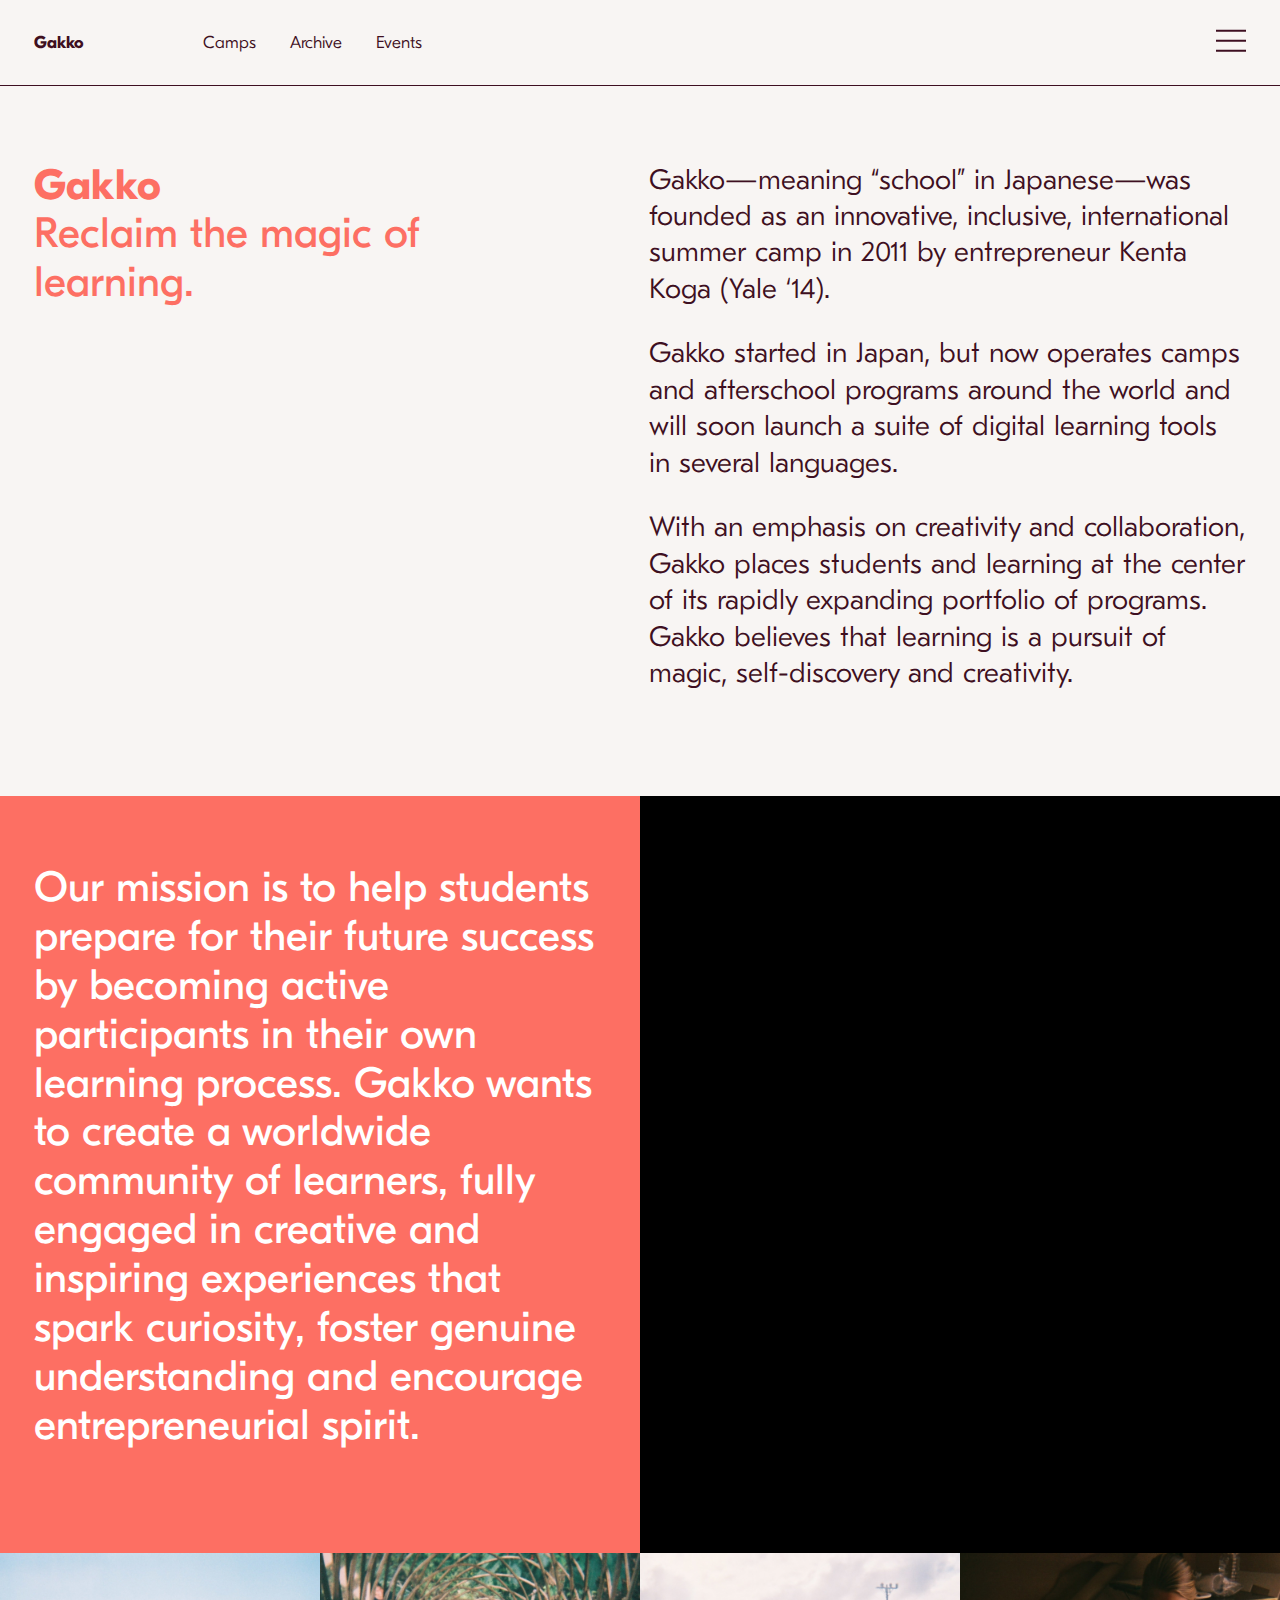
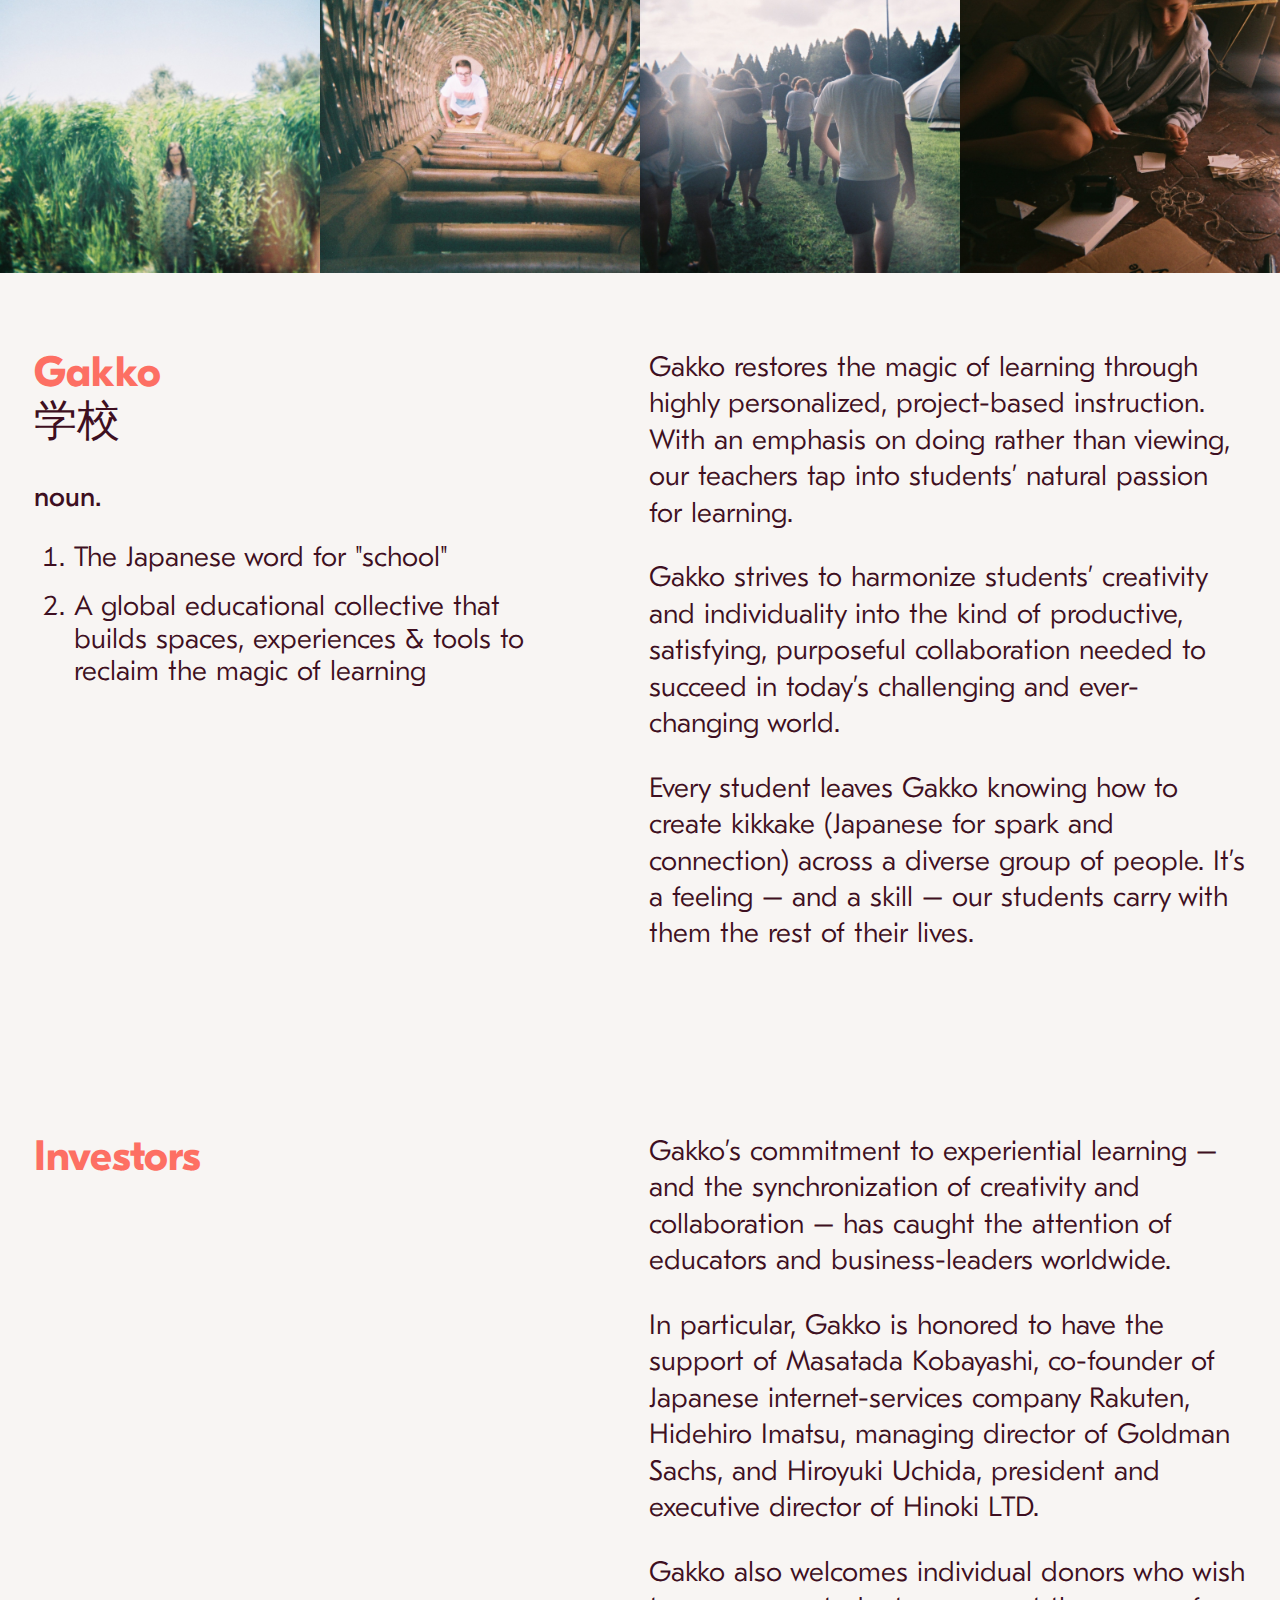
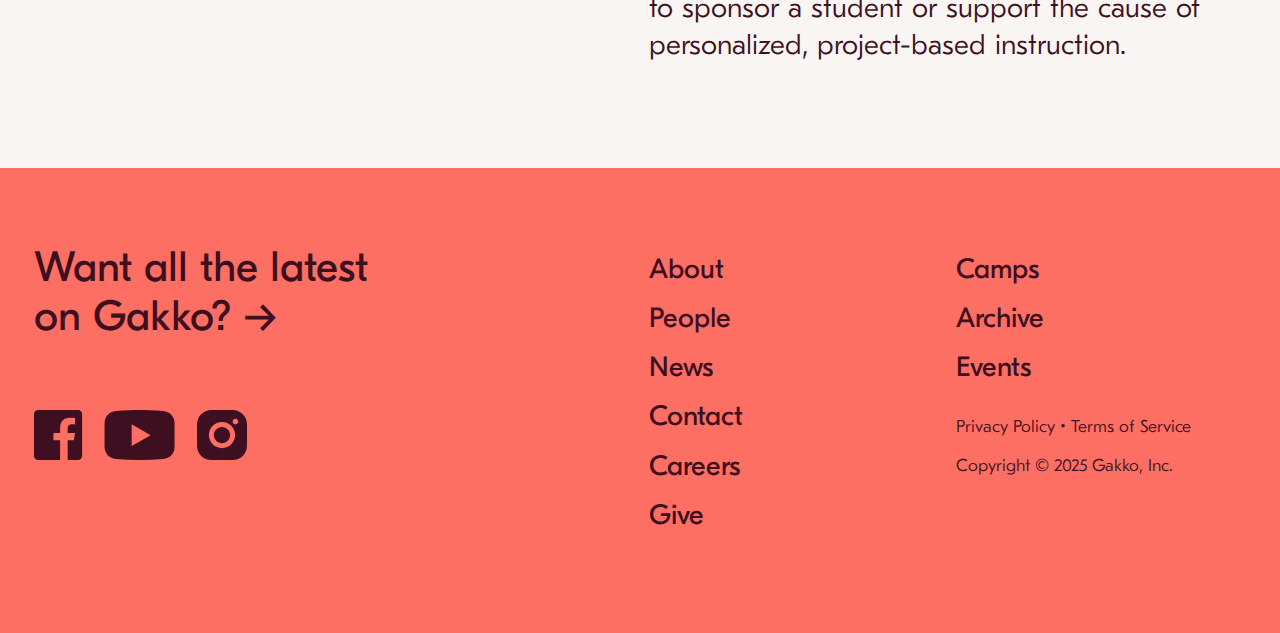
<file: about.html>
<!DOCTYPE html>
<html>
  <head>
    <meta charset="utf-8">
    <meta name="viewport"
      content="width=device-width, initial-scale=1, shrink-to-fit=no">
    <meta name="description" content="Gakko helps students around the world get future-ready with classes, camps &amp;amp; digital tools rooted in curiosity, creativity and collaboration.">

    <!-- Google Tag Manager -->
    <script>(function(w,d,s,l,i){w[l]=w[l]||[];w[l].push({'gtm.start': new Date().getTime(),event:'gtm.js'});var f=d.getElementsByTagName(s)[0],j=d.createElement(s),dl=l!='dataLayer'?'&l='+l:'';j.async=true;j.src='https://www.googletagmanager.com/gtm.js?id='+i+dl;f.parentNode.insertBefore(j,f);})(window,document,'script','dataLayer','GTM-TNSK68K');</script>
    <!-- End Google Tag Manager -->

    
    <title>About | Gakko</title>
    <meta name="csrf-param" content="authenticity_token" />
<meta name="csrf-token" content="dFArGSA6m4QAwncjLlmklvF+alkmGsMN+nZrh82D67+aDPal8W4dQQoiZYV/fewfs7w7bLkXZpUx9j30BCMktQ==" />
    <link rel="stylesheet" media="all" href="assets/application-338c733ee8231b0f505cc32dd1d3bbc0b8290dd2b9dd9e888b176d6a7908ab15.css" />
    <script src="assets/application-17e6f783eb77bbfdaf0a5070fac8a2c44e7524efa80bf6dc742af01060c83520.js"></script>
    <link rel="shortcut icon" type="image/x-icon" href="assets/favicon-1280d684626f582a4393f93a22c1bf0b292de92bde6d599c4e2009372288c8f2.png" />
  </head>

  <body>
      <!-- Google Tag Manager (noscript) -->
      <noscript><iframe src="https://www.googletagmanager.com/ns.html?id=GTM-TNSK68K"
      height="0" width="0" style="display:none;visibility:hidden"></iframe></noscript>
      <!-- End Google Tag Manager (noscript) -->

      <main role="main">
        <header class="site-header js-site-header" id="site-header">
  <!-- <div class="site-banner" id="site-banner">
  <span class="left">
    <a href="https://www.kickstarter.com/projects/1198674507/moji-moji-thoughtful-early-learning?ref=eq3x3p&token=99220c52" class="link--light" target="__blank">
      Gakko's first early-literacy app for kids has launched on Kickstarter. Click to learn more and support us >
    </a>
  </span>
  <span class="right">
    <a class="close-button link--light" id="site-banner-close" href="#">✕</a>
  </span>
</div> -->
  <nav class="site-navigation">
    <a href="index.html">
      <span class="site-navigation__logo">
        Gakko
      </span>
    </a>

    <ul class="site-navigation__program-navigation">
      <li class="site-navigation__link-item">
        <a href="index.html" class="site-navigation__link">
          Camps
        </a>
      </li>

      <li class="site-navigation__link-item">
        <a href="archive.html" class="site-navigation__link">
          Archive
        </a>
      </li>

      <li class="site-navigation__link-item">
        <a href="/events" class="site-navigation__link">
          Events
        </a>
      </li>

    </ul>

    <!--
      <ul class="site-navigation__apply">
        <li class="site-navigation__link-item">
          <a href="https://hs.gakko.org/camp-application-page" class="link link--small">
            Apply to Summer Camp 2020 &rarr;
          </a>
        </li>
      </ul>
    -->

    <a href="about.html#" class="mega-menu-trigger js-mega-menu-open" id="hamburger">
      <svg xmlns="http://www.w3.org/2000/svg" width="30" height="32" viewBox="0 0 30 32">
  <g id="Page-1" fill="none" fill-rule="evenodd">
    <g id="icon-hamburger" fill="#3E0F21">
      <polygon id="bottom-line" points="0 27 30 27 30 25 0 25"></polygon>
      <polygon id="middle-line" points="0 17 30 17 30 15 0 15"></polygon>
      <polygon id="top-line" points="0 7 30 7 30 5 0 5"></polygon>
    </g>
  </g>
</svg>

    </a>

    <div class="mega-menu-container js-mega-menu">
  <nav class="mega-menu">
    <section class="mega-menu__column">
      <span class="mega-menu__strong">
        Gakko
      </span>
    </section>

    <section class="mega-menu__column">
      <ul class="mega-menu__link-list">
        <li class="mega-menu__link-item">
          <a href="about.html" class="mega-menu__link">
            About
          </a>
        </li>

        <li class="mega-menu__link-item">
          <a href="people.html" class="mega-menu__link">
            People
          </a>
        </li>

        <li class="mega-menu__link-item">
          <a href="news.html" class="mega-menu__link">
            News
          </a>
        </li>

        <li class="mega-menu__link-item">
          <a href="contact.html" class="mega-menu__link">
            Contact
          </a>
        </li>

        <li class="mega-menu__link-item">
          <a href="careers.html" class="mega-menu__link">
            Careers
          </a>
        </li>

        <li class="mega-menu__link-item">
          <a href="give.html" class="mega-menu__link">
            Give
          </a>
        </li>
      </ul>
    </section>

    <section class="mega-menu__column">
      <ul class="mega-menu__link-list">
        <li class="mega-menu__link-item">
          <a href="index.html" class="mega-menu__link">
            Camps
          </a>
        </li>
      </ul>

      <ul class="mega-menu__link-list">
        <li class="mega-menu__link-item">
          <a href="archive.html" class="mega-menu__link">
            Archive
          </a>
        </li>

        <li class="mega-menu__link-item mega-menu__link-item--secondary">
          <a href="archive.html#afterschool"
            class="mega-menu__link mega-menu__link--secondary">
            Classes
          </a>
        </li>

        <li class="mega-menu__link-item mega-menu__link-item--secondary">
          <a href="archive.html#digital"
            class="mega-menu__link mega-menu__link--secondary">
            Digital Learning
          </a>
        </li>
      </ul>

      <ul class="mega-menu__link-list">
        <li class="mega-menu__link-item">
          <a href="/events" class="mega-menu__link">
            Events
          </a>
        </li>
      </ul>
    </section>

    <!--
      <section class="mega-menu__column mega-menu__column--last">
        <a href="https://hs.gakko.org/camp-application-page" class="mega-menu__strong">
          Apply to Summer Camp 2019 &rarr;
        </a>
      </section>
    -->

    <a href="about.html#" class="mega-menu__close js-mega-menu-close">
      <svg xmlns="http://www.w3.org/2000/svg" width="30" height="32" viewBox="0 0 30 32">
  <g id="Page-1" fill="none" fill-rule="evenodd">
    <g id="icon-close" fill="#3E0F21">
      <polygon id="bottom-line" points="0 17 30 17 30 15 0 15" transform="rotate(45 15 16)"></polygon>
      <polygon id="top-line" points="0 17 30 17 30 15 0 15" transform="rotate(-45 15 16)"></polygon>
    </g>
  </g>
</svg>

    </a>
  </nav>
</div>

  </nav>
</header>


      
<main class="page">
  <section class="page-content">
    <section class="grid">
      <section class="grid-item--2-up">
        <span class="heading heading--strong heading--no-margin">
          Gakko
        </span>

        <span class="heading u-width-reading">
          Reclaim the magic of learning.
        </span>
      </section>

      <section class="grid-item--2-up text">
        <p> Gakko—meaning “school” in Japanese—was founded as an innovative, inclusive, international summer camp in 2011 by entrepreneur Kenta Koga (Yale ‘14).</p><p>Gakko started in Japan, but now operates camps and afterschool programs around the world and will soon launch a suite of digital learning tools in several languages.</p><p>With an emphasis on creativity and collaboration, Gakko places students and learning at the center of its rapidly expanding portfolio of programs. Gakko believes that learning is a pursuit of magic, self-discovery and creativity.</p>
      </section>
    </section>
  </section>

  <section class="page-content page-content--no-padding">
    <section class="grid grid--no-margin">
      <div class="grid-item--2-up grid-item--stand-out">
        <div class="grid-item__padded-container">
          <span class="heading heading--light">
            Our mission is to help students prepare for their future success by becoming active participants in their own learning process. Gakko wants to create a worldwide community of learners, fully engaged in creative and inspiring experiences that spark curiosity, foster genuine understanding and encourage entrepreneurial spirit.
          </span>
        </div>
      </div>

      <div class="grid-item--2-up video">
        <iframe
          src="https://www.youtube.com/embed/yOGzz9pn7EM?rel=0&amp;showinfo=0"
          frameborder="0" gesture="media" allow="encrypted-media"
          allowfullscreen>
        </iframe>
      </div>
    </section>

    <section class="grid grid--no-margin">
      <div class="grid-item--4-up">
        <img class="grid-item__image-fill" src="assets/about/fields-b74508947b1a92836874f805cef1ecdf84a764c62d9ad8df1500a63377b4e26a.jpg" alt="Fields" />
      </div>

      <div class="grid-item--4-up">
        <img class="grid-item__image-fill" src="assets/about/climbing-c8d9517c224e99cefb23449174f2488d95d2d196f44e6499c8d3373533c2fdb6.jpg" alt="Climbing" />
      </div>

      <div class="grid-item--4-up">
        <img class="grid-item__image-fill" src="assets/about/tents-386cc967b66618a51b5fefcd258c1c6e03e779876ba9c98207fa6e95299c879b.jpg" alt="Tents" />
      </div>

      <div class="grid-item--4-up">
        <img class="grid-item__image-fill" src="assets/about/reading-e238e18b27e2329dcc64fa33e7ec4d2c36043739bb82ff5cdeb949f40fdf9490.jpg" alt="Reading" />
      </div>
    </section>
  </section>

  <section class="page-section">
    <section class="page-content">
      <div class="grid">
        <div class="grid-item--2-up">
          <span class="heading heading--strong heading--no-margin">
            Gakko
          </span>

          <span class="heading heading--dark-strong">
            学校
          </span>

          <div class="text u-width-reading">
            <span class="title title-emphasis">
              noun.
            </span>

            <ol><li>The Japanese word for "school"</li><li>A global educational collective that builds spaces, experiences & tools to reclaim the magic of learning</li></ol>
          </div>
        </div>

        <div class="grid-item--2-up text">
          <p>Gakko restores the magic of learning through highly personalized, project-based instruction.  With an emphasis on doing rather than viewing, our teachers tap into students’ natural passion for learning.</p><p>Gakko strives to harmonize students’ creativity and individuality into the kind of productive, satisfying, purposeful collaboration needed to succeed in today’s challenging and ever-changing world.</p><p>Every student leaves Gakko knowing how to create kikkake (Japanese for spark and connection) across a diverse group of people. It’s a feeling – and a skill – our students carry with them the rest of their lives.</p>
        </div>
      </div>
    </section>
  </section>

  <section class="page-section">
    <section class="page-content">
      <div class="grid">
        <div class="grid-item--2-up">
          <span class="heading heading--strong heading--no-margin">
            Investors
          </span>
        </div>

        <div class="grid-item--2-up text">
           <p> Gakko’s commitment to experiential learning – and the synchronization of creativity and collaboration – has caught the attention of educators and business-leaders worldwide. </p> <p> In particular, Gakko is honored to have the support of Masatada Kobayashi, co-founder of Japanese internet-services company Rakuten, Hidehiro Imatsu, managing director of Goldman Sachs, and Hiroyuki Uchida, president and executive director of Hinoki LTD. </p> <p> Gakko also welcomes individual donors who wish to sponsor a student or support the cause of personalized, project-based instruction. </p> 
        </div>
      </div>
    </section>
  </section>
</main>


        <footer class="page-section page-section--stand-out site-footer">
  <section class="page-content">
    <div class="grid">
      <div class="grid-item--2-up">
        <div class="newsletter">
  <a class="newsletter__heading" href="newsletter_sign_up.html">
    Want all the latest on Gakko? &rarr;
  </a>
</div>


        <div>
          <a href="https://www.facebook.com/GAKKOPROJECT/"
            target="_blank"
            class="site-footer__social-link">
            <svg xmlns="http://www.w3.org/2000/svg" width="49" height="50" viewBox="0 0 49 50">
  <g id="Page-1" fill="none" fill-rule="evenodd">
    <path id="icon-social-facebook" fill="#000" d="M4,0 L44.125,0 C46.334139,-4.05812251e-16 48.125,1.790861 48.125,4 L48.125,46 C48.125,48.209139 46.334139,50 44.125,50 L33.6701311,50 L33.6701311,30.2640206 L39.8430525,30.2640206 L41.0853795,23.0977958 L33.6701311,23.0977958 C33.5740331,20.9222161 33.5740331,19.4013363 33.6701311,18.5351563 C33.7903076,17.4519445 34.0319248,16.229361 34.5758929,15.5970982 C35.7723293,14.206461 37.9421582,13.8337397 41.0853795,14.4789342 L41.0853795,7.89341518 C37.3827863,7.72297233 34.9110368,7.72297233 33.6701311,7.89341518 C30.9167708,8.27159909 29.5858005,9.25522782 28.1710379,11.0173689 C27.0447426,12.4202128 26.0804967,14.9257115 26.0804967,17.308524 C26.0804967,18.8970657 26.0804967,20.8268229 26.0804967,23.0977958 L19.4468471,23.0977958 L19.4468471,30.2640206 L26.0804967,30.2640206 L26.0804967,50 L4,50 C1.790861,50 2.705415e-16,48.209139 0,46 L0,4 C-2.705415e-16,1.790861 1.790861,4.05812251e-16 4,0 Z"></path>
  </g>
</svg>

          </a>

          <a href="https://www.youtube.com/channel/UCns1cetVcpyZC0PLHg4aFZQ"
            target="_blank"
            class="site-footer__social-link">
            <svg xmlns="http://www.w3.org/2000/svg" width="71" height="50" viewBox="0 0 71 50">
  <g id="Page-1" fill="none" fill-rule="evenodd">
    <path id="icon-social-youtube" fill="#000" d="M11.7346528,1.0095901 C21.1975114,0.336530035 29.1401272,0 35.5625,0 C41.9848729,0 49.9274887,0.336530038 59.3903474,1.00959012 C65.6847827,1.45729175 70.5625,6.69426658 70.5625,13.0046036 L70.5625008,37.1249088 C70.5625008,43.4221514 65.7043682,48.6529175 59.4242836,49.117461 C51.4703557,49.7058203 43.5164279,50 35.5625,50 C27.6085723,50 19.6546445,49.7058204 11.7007168,49.1174611 C5.42063236,48.6529178 0.5625,43.422152 0.5625,37.1249097 L0.562496052,13.0046075 C0.562496052,6.6942682 5.4402151,1.45729146 11.7346528,1.0095901 Z M27.6796171,14.3068182 L27.6796171,36.0759494 L46.6324373,25.1913838 L27.6796171,14.3068182 Z"></path>
  </g>
</svg>

          </a>

          <a href="https://www.instagram.com/gakko/"
            target="_blank"
            class="site-footer__social-link">
            <svg xmlns="http://www.w3.org/2000/svg" width="50" height="50" viewBox="0 0 50 50">
  <g id="Page-1" fill="none" fill-rule="evenodd">
    <path id="icon-social-instagram" fill="#000" d="M14.375,0 L35.625,-1.77635684e-15 C43.5640933,-3.23474462e-15 50,6.43590672 50,14.375 L50,35.625 C50,43.5640933 43.5640933,50 35.625,50 L14.375,50 C6.43590672,50 -8.04098322e-16,43.5640933 -1.77635684e-15,35.625 L-1.77635684e-15,14.375 C-2.74861536e-15,6.43590672 6.43590672,-3.17969064e-16 14.375,-1.77635684e-15 Z M38.4375,14.375 C39.9908009,14.375 41.25,13.1158009 41.25,11.5625 C41.25,10.0091991 39.9908009,8.75 38.4375,8.75 C36.8841991,8.75 35.625,10.0091991 35.625,11.5625 C35.625,13.1158009 36.8841991,14.375 38.4375,14.375 Z M25,38.125 C32.2487373,38.125 38.125,32.2487373 38.125,25 C38.125,17.7512627 32.2487373,11.875 25,11.875 C17.7512627,11.875 11.875,17.7512627 11.875,25 C11.875,32.2487373 17.7512627,38.125 25,38.125 Z M25,33.125 C20.5126864,33.125 16.875,29.4873136 16.875,25 C16.875,20.5126864 20.5126864,16.875 25,16.875 C29.4873136,16.875 33.125,20.5126864 33.125,25 C33.125,29.4873136 29.4873136,33.125 25,33.125 Z"></path>
  </g>
</svg>

          </a>
        </div>
      </div>

      <div class="grid-item--2-up">
        <nav class="grid">
          <div class="grid-item--2-up">
            <ul class="site-footer__link-list">
              <li class="site-footer__link-list-item">
                <a href="about.html" class="site-footer__link">
                  About
                </a>
              </li>

              <li class="site-footer__link-list-item">
                <a href="people.html" class="site-footer__link">
                  People
                </a>
              </li>

              <li class="site-footer__link-list-item">
                <a href="news.html" class="site-footer__link">
                  News
                </a>
              </li>

              <li class="site-footer__link-list-item">
                <a href="contact.html" class="site-footer__link">
                  Contact
                </a>
              </li>

              <li class="site-footer__link-list-item">
                <a href="careers.html" class="site-footer__link">
                  Careers
                </a>
              </li>

              <li class="site-footer__link-list-item">
                <a href="give.html" class="site-footer__link">
                  Give
                </a>
              </li>
            </ul>
          </div>

          <div class="grid-item--2-up">
            <ul class="site-footer__link-list">
              <li class="site-footer__link-list-item">
                <a href="index.html" class="site-footer__link">
                  Camps
                </a>
              </li>

              <li class="site-footer__link-list-item">
                <a href="archive.html" class="site-footer__link">
                  Archive
                </a>
              </li>

              <li class="site-footer__link-list-item">
                <a href="/events" class="site-footer__link">
                  Events
                </a>
              </li>

              <li class="site-footer__copyright">
                <a href="privacy.html" class="site-footer__link" target="__blank">
                  Privacy Policy
                </a>
                &bull;
                <a href="terms.html" class="site-footer__link" target="__blank">
                  Terms of Service
                </a>
                <br/><br/>
                Copyright &copy; 2025
                Gakko, Inc.
              </li>
            </ul>
          </div>
        </nav>
      </div>
    </div>
  </section>
</footer>

    </main>

        <script type="text/javascript">
    !function(){var analytics=window.analytics=window.analytics||[];if(!analytics.initialize)if(analytics.invoked)window.console&&console.error&&console.error("Segment snippet included twice.");else{analytics.invoked=!0;analytics.methods=["trackSubmit","trackClick","trackLink","trackForm","pageview","identify","reset","group","track","ready","alias","debug","page","once","off","on"];analytics.factory=function(t){return function(){var e=Array.prototype.slice.call(arguments);e.unshift(t);analytics.push(e);return analytics}};for(var t=0;t<analytics.methods.length;t++){var e=analytics.methods[t];analytics[e]=analytics.factory(e)}analytics.load=function(t){var e=document.createElement("script");e.type="text/javascript";e.async=!0;e.src=("https:"===document.location.protocol?"https://":"http://")+"cdn.segment.com/analytics.js/v1/"+t+"/analytics.min.js";var n=document.getElementsByTagName("script")[0];n.parentNode.insertBefore(e,n)};analytics.SNIPPET_VERSION="4.0.0";
    analytics.load("SEGMENT_KEY");
    analytics.page();
    }}();
  </script>

<!-- Start of HubSpot Embed Code -->
<script
  type="text/javascript"
  id="hs-script-loader"
  async
  defer
  src="http://js.hs-scripts.com/5352152.js"
>

</script>
<!-- End of HubSpot Embed Code -->

  </body>
</html>
</file>
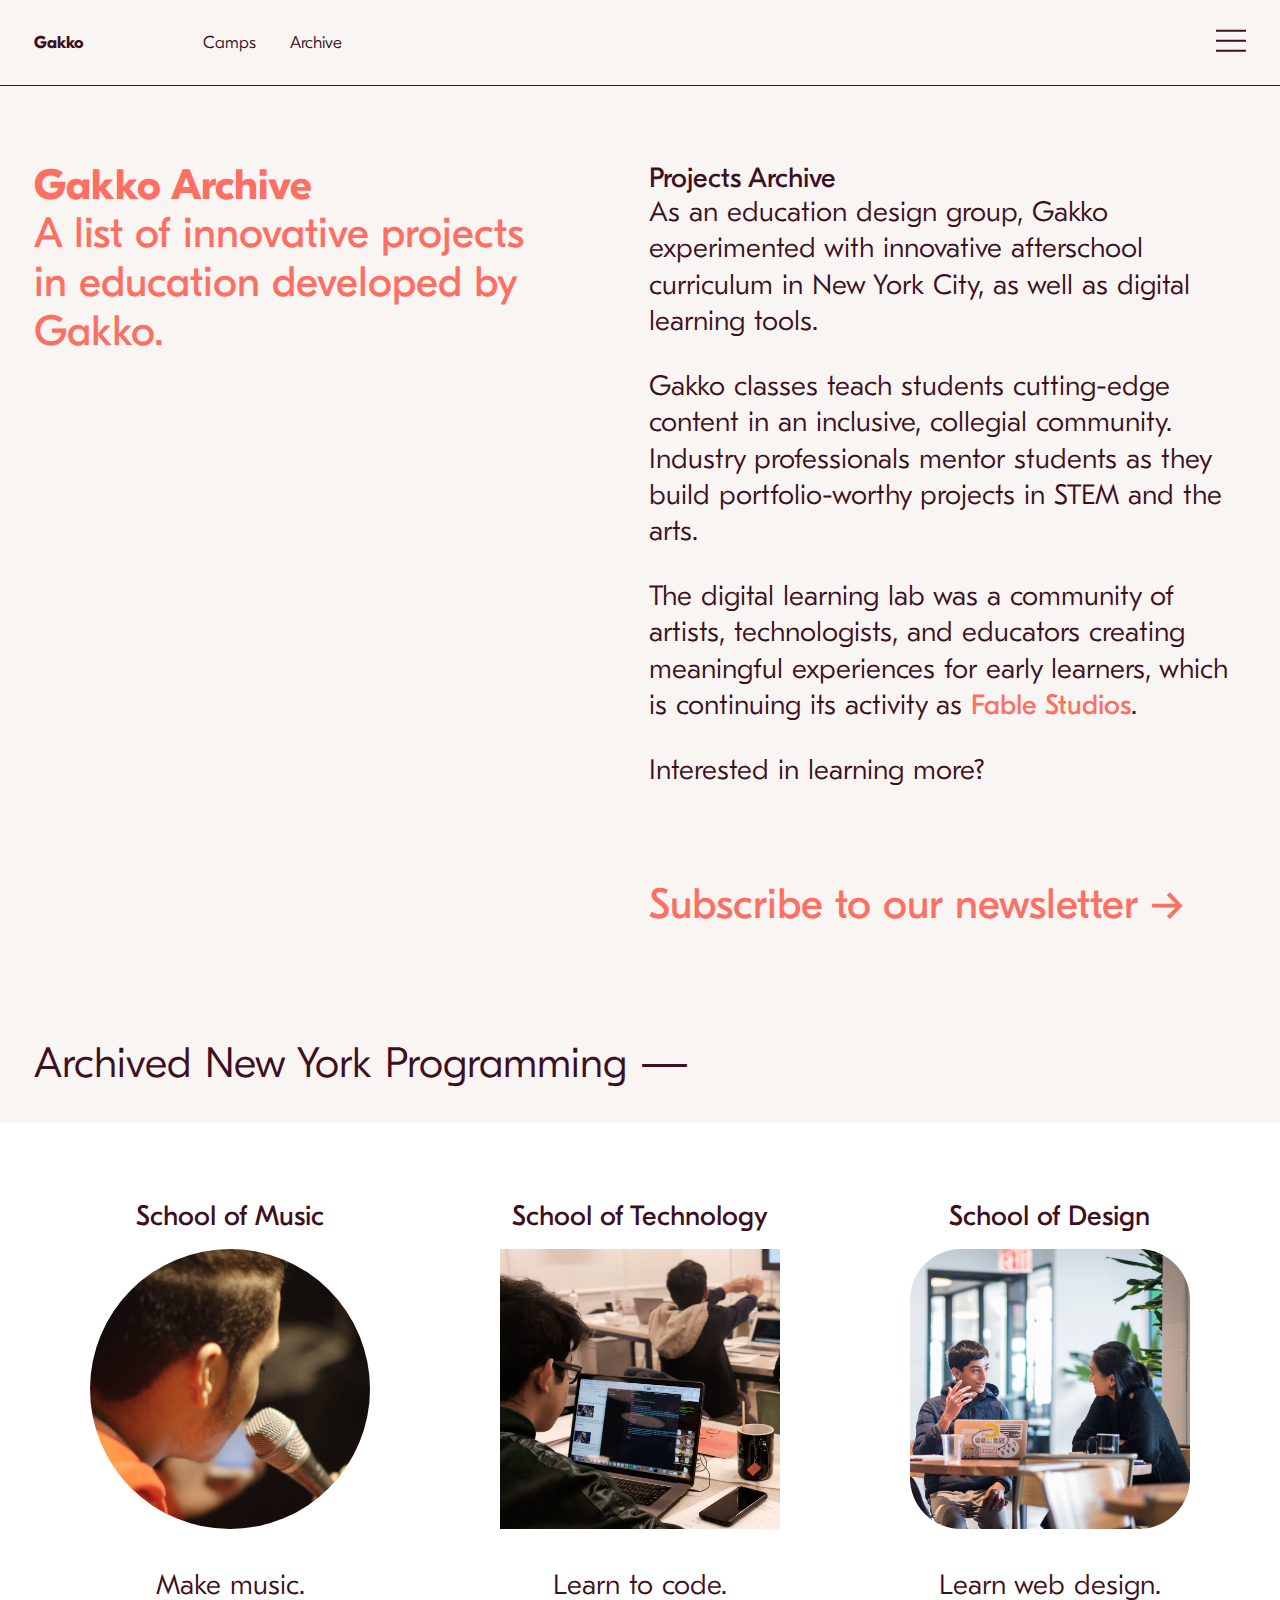
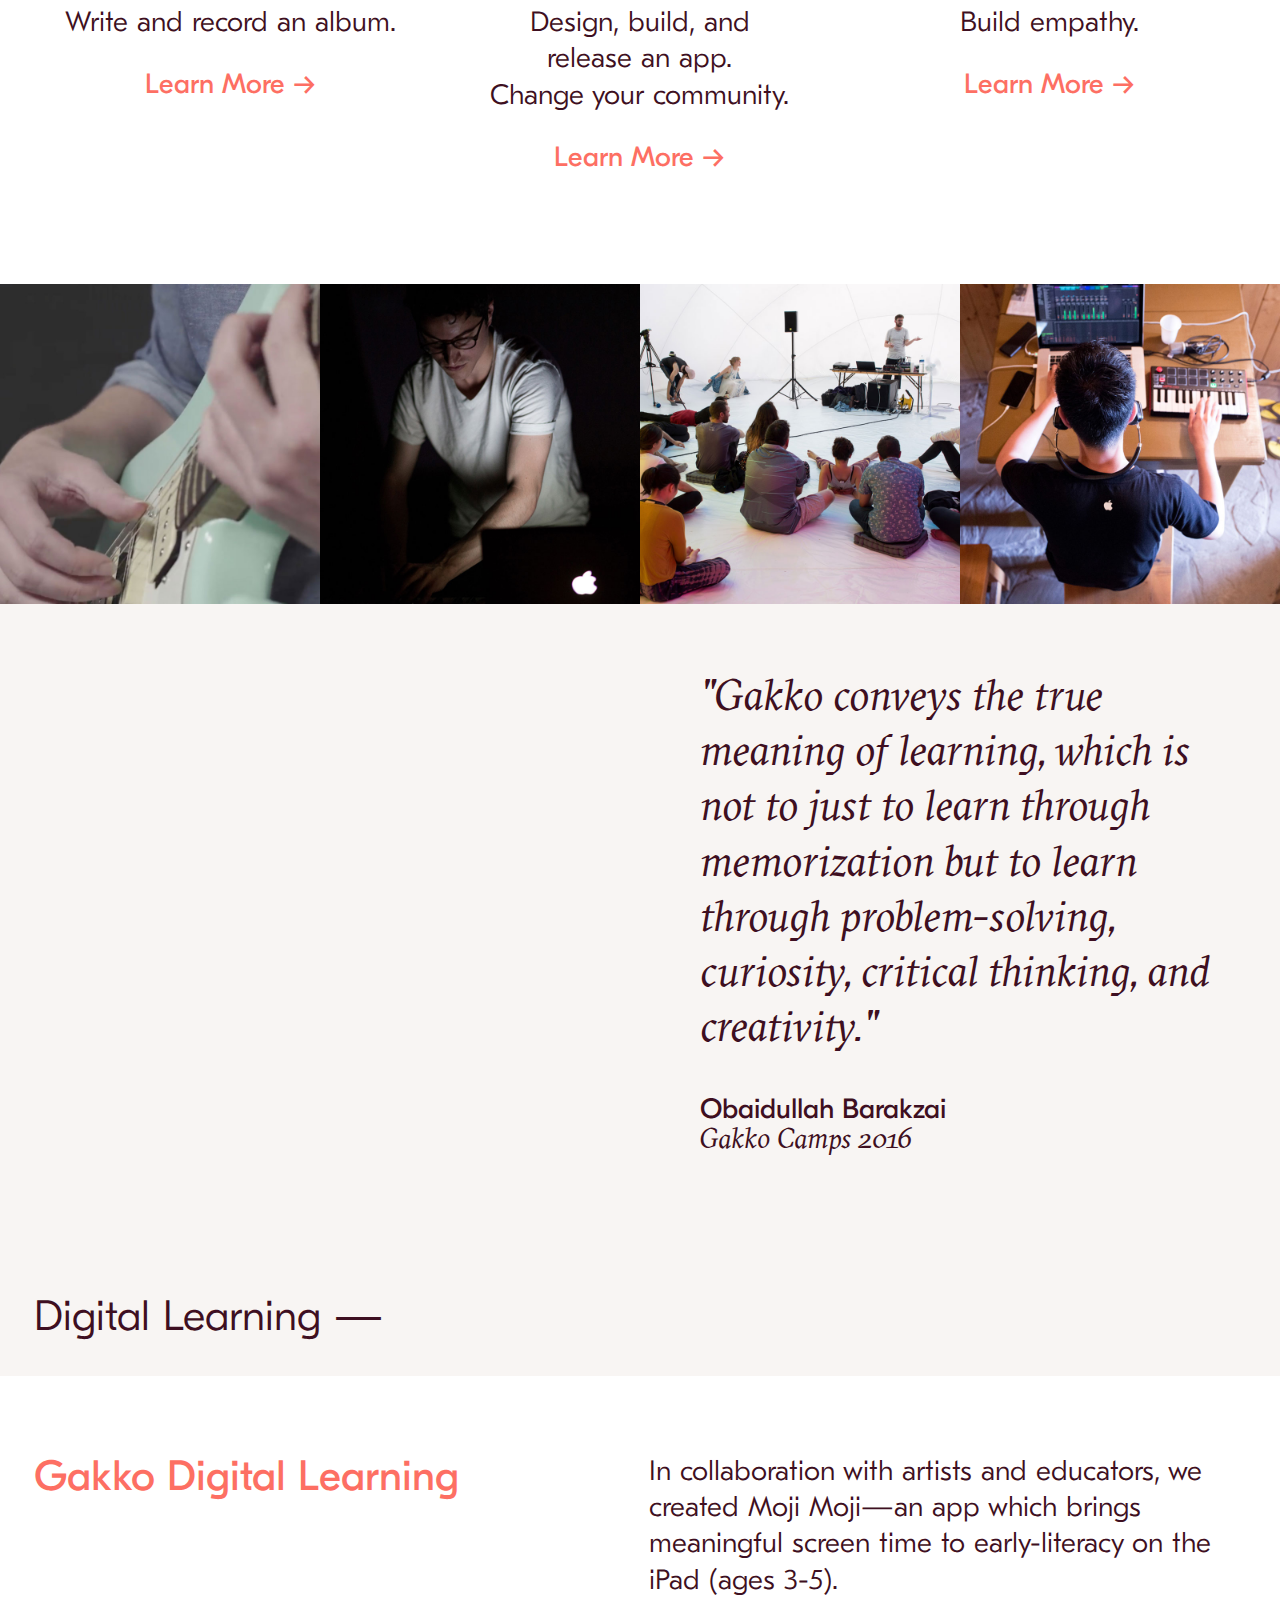
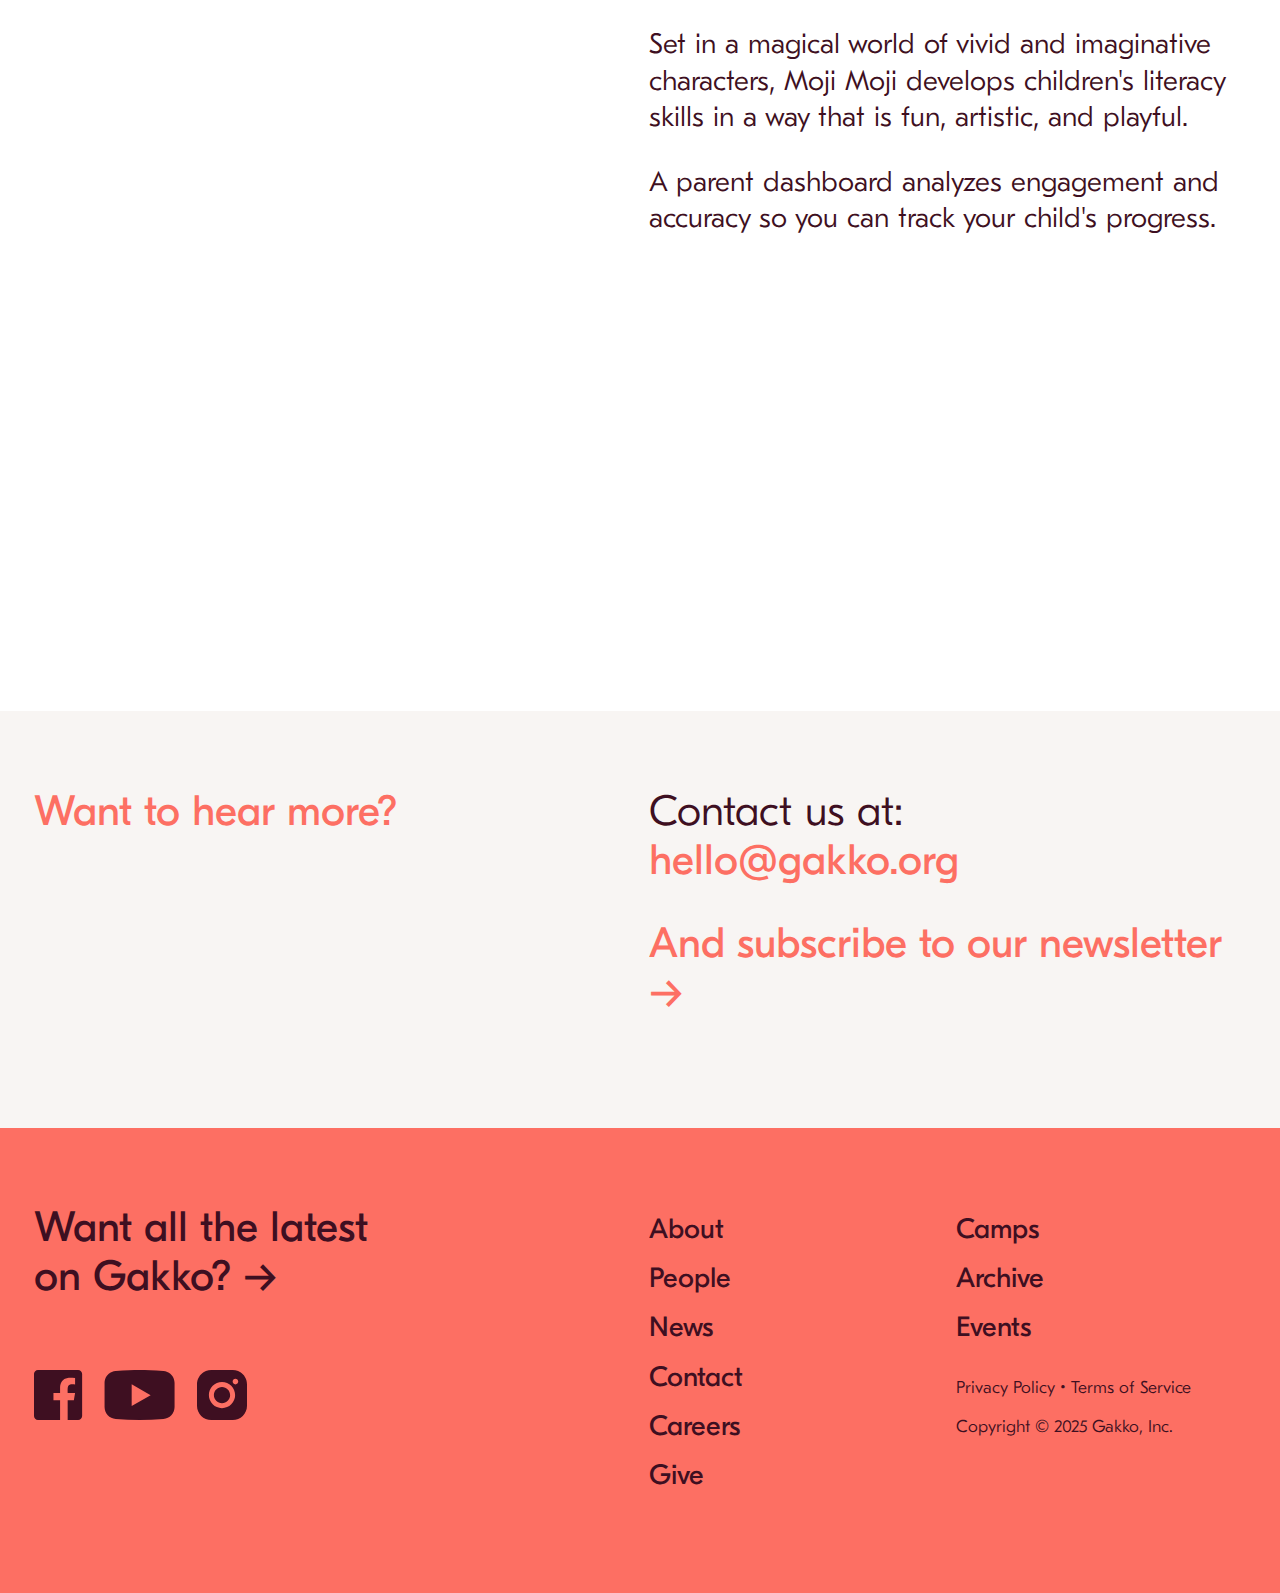
<file: archive.html>
<!DOCTYPE html>
<html>
  <head>
    <meta charset="utf-8">
    <meta name="viewport"
      content="width=device-width, initial-scale=1, shrink-to-fit=no">
    <meta name="description" content="Hands-on tech and music courses taught by industry-experts. Every student leaves Gakko with portfolio-worthy work.">

    <!-- Google Tag Manager -->
    <script>(function(w,d,s,l,i){w[l]=w[l]||[];w[l].push({'gtm.start': new Date().getTime(),event:'gtm.js'});var f=d.getElementsByTagName(s)[0],j=d.createElement(s),dl=l!='dataLayer'?'&l='+l:'';j.async=true;j.src='https://www.googletagmanager.com/gtm.js?id='+i+dl;f.parentNode.insertBefore(j,f);})(window,document,'script','dataLayer','GTM-TNSK68K');</script>
    <!-- End Google Tag Manager -->

    
    <title>Archive | Gakko</title>
    <meta name="csrf-param" content="authenticity_token" />
<meta name="csrf-token" content="mTAFH49Pc+vg75qKVxECchXL6adZmy4NYlYmJrdcNJV3bNijXhv1LuoPiCwGNUr7Vwm4ksaWi5Wp1nBVfvz7nw==" />
    <link rel="stylesheet" media="all" href="assets/application-338c733ee8231b0f505cc32dd1d3bbc0b8290dd2b9dd9e888b176d6a7908ab15.css" />
    <script src="assets/application-17e6f783eb77bbfdaf0a5070fac8a2c44e7524efa80bf6dc742af01060c83520.js"></script>
    <link rel="shortcut icon" type="image/x-icon" href="assets/favicon-1280d684626f582a4393f93a22c1bf0b292de92bde6d599c4e2009372288c8f2.png" />
  </head>

  <body>
      <!-- Google Tag Manager (noscript) -->
      <noscript><iframe src="https://www.googletagmanager.com/ns.html?id=GTM-TNSK68K"
      height="0" width="0" style="display:none;visibility:hidden"></iframe></noscript>
      <!-- End Google Tag Manager (noscript) -->

      <main role="main">
        <header class="site-header js-site-header" id="site-header">
  <!-- <div class="site-banner" id="site-banner">
  <span class="left">
    <a href="https://www.kickstarter.com/projects/1198674507/moji-moji-thoughtful-early-learning?ref=eq3x3p&token=99220c52" class="link--light" target="__blank">
      Gakko's first early-literacy app for kids has launched on Kickstarter. Click to learn more and support us >
    </a>
  </span>
  <span class="right">
    <a class="close-button link--light" id="site-banner-close" href="#">✕</a>
  </span>
</div> -->
  <nav class="site-navigation">
    <a href="index.html">
      <span class="site-navigation__logo">
        Gakko
      </span>
    </a>

    <ul class="site-navigation__program-navigation">
      <li class="site-navigation__link-item">
        <a href="index.html" class="site-navigation__link">
          Camps
        </a>
      </li>

      <li class="site-navigation__link-item">
        <a href="archive.html" class="site-navigation__link">
          Archive
        </a>
      </li>

      <li class="site-navigation__link-item" style="display: none;">
        <a href="/events" class="site-navigation__link">
          Events
        </a>
      </li>

    </ul>

    <!--
      <ul class="site-navigation__apply">
        <li class="site-navigation__link-item">
          <a href="https://hs.gakko.org/camp-application-page" class="link link--small">
            Apply to Summer Camp 2020 &rarr;
          </a>
        </li>
      </ul>
    -->

    <a href="archive.html#" class="mega-menu-trigger js-mega-menu-open" id="hamburger">
      <svg xmlns="http://www.w3.org/2000/svg" width="30" height="32" viewBox="0 0 30 32">
  <g id="Page-1" fill="none" fill-rule="evenodd">
    <g id="icon-hamburger" fill="#3E0F21">
      <polygon id="bottom-line" points="0 27 30 27 30 25 0 25"></polygon>
      <polygon id="middle-line" points="0 17 30 17 30 15 0 15"></polygon>
      <polygon id="top-line" points="0 7 30 7 30 5 0 5"></polygon>
    </g>
  </g>
</svg>

    </a>

    <div class="mega-menu-container js-mega-menu">
  <nav class="mega-menu">
    <section class="mega-menu__column">
      <span class="mega-menu__strong">
        Gakko
      </span>
    </section>

    <section class="mega-menu__column">
      <ul class="mega-menu__link-list">
        <li class="mega-menu__link-item">
          <a href="about.html" class="mega-menu__link">
            About
          </a>
        </li>

        <li class="mega-menu__link-item">
          <a href="people.html" class="mega-menu__link">
            People
          </a>
        </li>

        <li class="mega-menu__link-item">
          <a href="news.html" class="mega-menu__link">
            News
          </a>
        </li>

        <li class="mega-menu__link-item">
          <a href="contact.html" class="mega-menu__link">
            Contact
          </a>
        </li>

        <li class="mega-menu__link-item">
          <a href="careers.html" class="mega-menu__link">
            Careers
          </a>
        </li>

        <li class="mega-menu__link-item">
          <a href="give.html" class="mega-menu__link">
            Give
          </a>
        </li>
      </ul>
    </section>

    <section class="mega-menu__column">
      <ul class="mega-menu__link-list">
        <li class="mega-menu__link-item">
          <a href="index.html" class="mega-menu__link">
            Camps
          </a>
        </li>
      </ul>

      <ul class="mega-menu__link-list">
        <li class="mega-menu__link-item">
          <a href="archive.html" class="mega-menu__link">
            Archive
          </a>
        </li>

        <li class="mega-menu__link-item mega-menu__link-item--secondary">
          <a href="archive.html#afterschool"
            class="mega-menu__link mega-menu__link--secondary">
            Classes
          </a>
        </li>

        <li class="mega-menu__link-item mega-menu__link-item--secondary">
          <a href="archive.html#digital"
            class="mega-menu__link mega-menu__link--secondary">
            Digital Learning
          </a>
        </li>
      </ul>

      <ul class="mega-menu__link-list">
        <li class="mega-menu__link-item" style="display: none;">
          <a href="/events" class="mega-menu__link">
            Events
          </a>
        </li>
      </ul>
    </section>

    <!--
      <section class="mega-menu__column mega-menu__column--last">
        <a href="https://hs.gakko.org/camp-application-page" class="mega-menu__strong">
          Apply to Summer Camp 2019 &rarr;
        </a>
      </section>
    -->

    <a href="archive.html#" class="mega-menu__close js-mega-menu-close">
      <svg xmlns="http://www.w3.org/2000/svg" width="30" height="32" viewBox="0 0 30 32">
  <g id="Page-1" fill="none" fill-rule="evenodd">
    <g id="icon-close" fill="#3E0F21">
      <polygon id="bottom-line" points="0 17 30 17 30 15 0 15" transform="rotate(45 15 16)"></polygon>
      <polygon id="top-line" points="0 17 30 17 30 15 0 15" transform="rotate(-45 15 16)"></polygon>
    </g>
  </g>
</svg>

    </a>
  </nav>
</div>

  </nav>
</header>


      
<section class="page">
  <section class="page-content">
    <section class="grid">
      <div class="grid-item--2-up">
        <span class="heading heading--strong heading--no-margin">
          Gakko Archive
        </span>

        <span class="heading u-width-reading">
          A list of innovative projects in education developed by Gakko.
        </span>
      </div>

      <div class="grid-item--2-up text">
        <span class="title title--no-margin">
          Projects Archive
        </span>

         <p> As an education design group, Gakko experimented with innovative afterschool curriculum in New York City, as well as digital learning tools. </p>
<p> Gakko classes teach  students cutting-edge content in an inclusive, collegial community. Industry professionals mentor students as they build portfolio-worthy projects in STEM and the arts. </p>
<p> The digital learning lab was a community of artists, technologists, and educators creating meaningful experiences for early learners, which is continuing its activity as <a href="https://www.fablestudios.com" class="link" target="__blank">Fable Studios</a>. </p>
<p> Interested in learning more? </p> <br/><br/> 

        <div class="u-margin-bottom heading heading--link">
          <a href="newsletter_sign_up.html" class="link">
            Subscribe to our newsletter &rarr;
          </a>
        </div>

      </div>
    </section>
  </section>

  <section class="page-content page-content--no-vertical-padding">
    <span class="heading heading--dark">
      Archived New York Programming &mdash;
    <span>
  </section>

  <section class="page-section page-section--light">
    <section class="page-content">
  <div class="grid grid--baseline">
    <div id="your_album_here"
      class="grid-item--3-up grid-item--centered grid-item--centered-content">
      <div class="afterschool-tile">
  <a href="afterschool/ny-your-album-here.html">
    <span class="text title">
      School of Music
    </span>

    <video autoplay loop
      class="afterschool-tile__video--pill afterschool-tile__video"
      poster="assets/afterschool/video-thumb_ny-your-album-here-music-dd6187afe62d9dc91a4f7987483085eafafd82588ad0c81d3e1506d5cf512709.png"
      muted plays-inline>
      <source src="assets/2018-gakko-afterschool-your_album_here_video-948143997e108ead6406b16556694b6e29accbafc12970629906e7dce24f1ac5.mp4" type="video/mp4">
    </video>

    <div class="text afterschool-tile__meta">
       <p> Make music.</br> Write and record an album. </p>
      <p class="text--small">
        
      </p>
      <span class="link afterschool-tile__link">
        Learn More &rarr;
      </span>
    </div>
  </a>
</div>

    </div>

    <div id="code_forward"
      class="grid-item--3-up grid-item--centered grid-item--centered-content">
      <div class="afterschool-tile">
  <a href="afterschool/ny-code-forward.html">
    <span class="text title">
      School of Technology
    </span>

    <video autoplay loop
      class=" afterschool-tile__video"
      poster="assets/afterschool/video-thumb_ny-code-forward-acc662e67ac1583f7712c3ec3c5af1179a00f4a3aa103d121394daf165289fc3.png"
      muted plays-inline>
      <source src="assets/2018-gakko-afterschool-code_forward_video-63aec0f387d5761ecc656286f41207f421b99db48e9a5333b39a73b14d9cd854.mp4" type="video/mp4">
    </video>

    <div class="text afterschool-tile__meta">
       <p> Learn to code.<br />Design, build, and<br />release an app.<br />Change your community. </p>
      <p class="text--small">
        
      </p>
      <span class="link afterschool-tile__link">
        Learn More &rarr;
      </span>
    </div>
  </a>
</div>

    </div>

    <div id="intuitive_design"
      class="grid-item--3-up grid-item--centered grid-item--centered-content">
      <div class="afterschool-tile">
  <a href="afterschool/ny-intuitive-design.html">
    <span class="text title">
      School of Design
    </span>

    <video autoplay loop
      class="afterschool-tile__video--old-style afterschool-tile__video"
      poster="assets/afterschool/video-thumb_ny-intuitive-design-6ec04039ebac64203c228e88cbad27a60df14ec0bb9904e04d0d0a33ce67b94c.png"
      muted plays-inline>
      <source src="assets/2018-gakko-afterschool-intuitive_design_video-2a19cc08eaea4c7fbc478726af24a77561fd586adec37eb13eeb946dd0f4e079.mp4" type="video/mp4">
    </video>

    <div class="text afterschool-tile__meta">
       <p> Learn web design.</br> Build empathy. </p>
      <p class="text--small">
        
      </p>
      <span class="link afterschool-tile__link">
        Learn More &rarr;
      </span>
    </div>
  </a>
</div>

    </div>

  </div>
</section>

  </section>

  <section class="page-content page-content--no-padding page-content--padding-bottom">
    <section class="grid grid--no-margin">
      <div class="grid-item--4-up">
        <img class="grid-item__image-fill" src="assets/afterschool/guitar-ccecf1e1ddd2fa0f5aaeb88a1350189a18c6cad92f6c3259774e37b518eebb88.jpg" alt="Guitar" />
      </div>

      <div class="grid-item--4-up">
        <img class="grid-item__image-fill" src="assets/afterschool/dj-cd691dd95b3550a56376cc92d48ad72300fff64844855655f9ef6f44611b414b.jpg" alt="Dj" />
      </div>

      <div class="grid-item--4-up">
        <img class="grid-item__image-fill" src="assets/afterschool/sitting-223388808021475247fc5a7da00cc13abea1d201237f2ad8028d79a2494a855b.jpg" alt="Sitting" />
      </div>

      <div class="grid-item--4-up">
        <img class="grid-item__image-fill" src="assets/afterschool/dj-overhead-0ce741ee012ed761506d9f78e939fc0585a11df5cbd2f7ca2a9f66a79bc021c2.jpg" alt="Dj overhead" />
      </div>
    </section>

    <section class="grid grid--no-margin">
      <div class="grid-item--2-up">
        <iframe class="map" src="https://www.google.com/maps/embed?pb=!1m18!1m12!1m3!1d3023.9815805985586!2d-74.00220168468252!3d40.71842197933129!2m3!1f0!2f0!3f0!3m2!1i1024!2i768!4f13.1!3m3!1m2!1s0x89c259d953c55bd7%3A0xd661334b0f161609!2sGakko!5e0!3m2!1sen!2sus!4v1550796627143"
          frameborder="0" allowfullscreen>
        </iframe>
      </div>

      <div class="grid-item--2-up grid-item--centered">
        <div class="grid-item__padded-container">
          <div class="u-width-reading">
            <p class="heading heading--emphasis">
              &quot;Gakko conveys the true meaning of learning, which is not to just to learn through memorization but to learn through problem-solving, curiosity, critical thinking, and creativity.&quot;
            </p>

            <div class="text">
              <span class="title title--no-margin">
                Obaidullah Barakzai
              </span>

              <span class="title title--emphasis title--no-margin">
                Gakko Camps 2016
              </span>
            </div>
          </div>
        </div>
      </div>
    </section>
  </section>

  <section class="page-content page-content--no-vertical-padding" id="digital">
    <span class="heading heading--dark">
      Digital Learning &mdash;
    <span>
  </section>

  <section class="page-section page-section--light">
    <section class="page-content">
      <section class="grid">
        <div class="grid-item--2-up">
          <span class="heading heading--no-margin">
            Gakko Digital Learning
          </span>
        </div>

        <div class="grid-item--2-up text">
           <p> In collaboration with artists and educators, we created Moji Moji—an app which brings meaningful screen time to early-literacy on the iPad (ages 3-5). </p> <p> Set in a magical world of vivid and imaginative characters, Moji Moji develops children's literacy skills in a way that is fun, artistic, and playful. </p> <p> A parent dashboard analyzes engagement and accuracy so you can track your child's progress. </p> 

          <div class="video-fluid">
            <iframe
              src="https://player.vimeo.com/video/245952466"
              frameborder="0" webkitallowfullscreen mozallowfullscreen
              allowfullscreen>
            </iframe>
          </div>

        </div>
      </section>
    </section>
  </section>


  <section class="page-section">
    <section class="page-content">
      <div class="grid">
  <div class="grid-item--2-up">
    <span class="heading">
      Want to hear more?
    </span>
  </div>

  <div class="grid-item--2-up">
    <span class="heading heading--dark heading--no-margin">
      Contact us at:
    </span>

    <a href="mailto:hello@gakko.org" class="heading heading--link">
      hello@gakko.org
    </a>


    <span class="heading heading--dark">
      <a class="link" href="newsletter_sign_up.html">
        And subscribe to our newsletter &rarr;
      </a>
    </span>
  </div>
</div>

    </section>
  </section>

</section>


        <footer class="page-section page-section--stand-out site-footer">
  <section class="page-content">
    <div class="grid">
      <div class="grid-item--2-up">
        <div class="newsletter">
  <a class="newsletter__heading" href="newsletter_sign_up.html">
    Want all the latest on Gakko? &rarr;
  </a>
</div>


        <div>
          <a href="https://www.facebook.com/GAKKOPROJECT/"
            target="_blank"
            class="site-footer__social-link">
            <svg xmlns="http://www.w3.org/2000/svg" width="49" height="50" viewBox="0 0 49 50">
  <g id="Page-1" fill="none" fill-rule="evenodd">
    <path id="icon-social-facebook" fill="#000" d="M4,0 L44.125,0 C46.334139,-4.05812251e-16 48.125,1.790861 48.125,4 L48.125,46 C48.125,48.209139 46.334139,50 44.125,50 L33.6701311,50 L33.6701311,30.2640206 L39.8430525,30.2640206 L41.0853795,23.0977958 L33.6701311,23.0977958 C33.5740331,20.9222161 33.5740331,19.4013363 33.6701311,18.5351563 C33.7903076,17.4519445 34.0319248,16.229361 34.5758929,15.5970982 C35.7723293,14.206461 37.9421582,13.8337397 41.0853795,14.4789342 L41.0853795,7.89341518 C37.3827863,7.72297233 34.9110368,7.72297233 33.6701311,7.89341518 C30.9167708,8.27159909 29.5858005,9.25522782 28.1710379,11.0173689 C27.0447426,12.4202128 26.0804967,14.9257115 26.0804967,17.308524 C26.0804967,18.8970657 26.0804967,20.8268229 26.0804967,23.0977958 L19.4468471,23.0977958 L19.4468471,30.2640206 L26.0804967,30.2640206 L26.0804967,50 L4,50 C1.790861,50 2.705415e-16,48.209139 0,46 L0,4 C-2.705415e-16,1.790861 1.790861,4.05812251e-16 4,0 Z"></path>
  </g>
</svg>

          </a>

          <a href="https://www.youtube.com/channel/UCns1cetVcpyZC0PLHg4aFZQ"
            target="_blank"
            class="site-footer__social-link">
            <svg xmlns="http://www.w3.org/2000/svg" width="71" height="50" viewBox="0 0 71 50">
  <g id="Page-1" fill="none" fill-rule="evenodd">
    <path id="icon-social-youtube" fill="#000" d="M11.7346528,1.0095901 C21.1975114,0.336530035 29.1401272,0 35.5625,0 C41.9848729,0 49.9274887,0.336530038 59.3903474,1.00959012 C65.6847827,1.45729175 70.5625,6.69426658 70.5625,13.0046036 L70.5625008,37.1249088 C70.5625008,43.4221514 65.7043682,48.6529175 59.4242836,49.117461 C51.4703557,49.7058203 43.5164279,50 35.5625,50 C27.6085723,50 19.6546445,49.7058204 11.7007168,49.1174611 C5.42063236,48.6529178 0.5625,43.422152 0.5625,37.1249097 L0.562496052,13.0046075 C0.562496052,6.6942682 5.4402151,1.45729146 11.7346528,1.0095901 Z M27.6796171,14.3068182 L27.6796171,36.0759494 L46.6324373,25.1913838 L27.6796171,14.3068182 Z"></path>
  </g>
</svg>

          </a>

          <a href="https://www.instagram.com/gakko/"
            target="_blank"
            class="site-footer__social-link">
            <svg xmlns="http://www.w3.org/2000/svg" width="50" height="50" viewBox="0 0 50 50">
  <g id="Page-1" fill="none" fill-rule="evenodd">
    <path id="icon-social-instagram" fill="#000" d="M14.375,0 L35.625,-1.77635684e-15 C43.5640933,-3.23474462e-15 50,6.43590672 50,14.375 L50,35.625 C50,43.5640933 43.5640933,50 35.625,50 L14.375,50 C6.43590672,50 -8.04098322e-16,43.5640933 -1.77635684e-15,35.625 L-1.77635684e-15,14.375 C-2.74861536e-15,6.43590672 6.43590672,-3.17969064e-16 14.375,-1.77635684e-15 Z M38.4375,14.375 C39.9908009,14.375 41.25,13.1158009 41.25,11.5625 C41.25,10.0091991 39.9908009,8.75 38.4375,8.75 C36.8841991,8.75 35.625,10.0091991 35.625,11.5625 C35.625,13.1158009 36.8841991,14.375 38.4375,14.375 Z M25,38.125 C32.2487373,38.125 38.125,32.2487373 38.125,25 C38.125,17.7512627 32.2487373,11.875 25,11.875 C17.7512627,11.875 11.875,17.7512627 11.875,25 C11.875,32.2487373 17.7512627,38.125 25,38.125 Z M25,33.125 C20.5126864,33.125 16.875,29.4873136 16.875,25 C16.875,20.5126864 20.5126864,16.875 25,16.875 C29.4873136,16.875 33.125,20.5126864 33.125,25 C33.125,29.4873136 29.4873136,33.125 25,33.125 Z"></path>
  </g>
</svg>

          </a>
        </div>
      </div>

      <div class="grid-item--2-up">
        <nav class="grid">
          <div class="grid-item--2-up">
            <ul class="site-footer__link-list">
              <li class="site-footer__link-list-item">
                <a href="about.html" class="site-footer__link">
                  About
                </a>
              </li>

              <li class="site-footer__link-list-item">
                <a href="people.html" class="site-footer__link">
                  People
                </a>
              </li>

              <li class="site-footer__link-list-item">
                <a href="news.html" class="site-footer__link">
                  News
                </a>
              </li>

              <li class="site-footer__link-list-item">
                <a href="contact.html" class="site-footer__link">
                  Contact
                </a>
              </li>

              <li class="site-footer__link-list-item">
                <a href="careers.html" class="site-footer__link">
                  Careers
                </a>
              </li>

              <li class="site-footer__link-list-item">
                <a href="give.html" class="site-footer__link">
                  Give
                </a>
              </li>
            </ul>
          </div>

          <div class="grid-item--2-up">
            <ul class="site-footer__link-list">
              <li class="site-footer__link-list-item">
                <a href="index.html" class="site-footer__link">
                  Camps
                </a>
              </li>

              <li class="site-footer__link-list-item">
                <a href="archive.html" class="site-footer__link">
                  Archive
                </a>
              </li>

              <li class="site-footer__link-list-item">
                <a href="/events" class="site-footer__link">
                  Events
                </a>
              </li>

              <li class="site-footer__copyright">
                <a href="privacy.html" class="site-footer__link" target="__blank">
                  Privacy Policy
                </a>
                &bull;
                <a href="terms.html" class="site-footer__link" target="__blank">
                  Terms of Service
                </a>
                <br/><br/>
                Copyright &copy; 2025
                Gakko, Inc.
              </li>
            </ul>
          </div>
        </nav>
      </div>
    </div>
  </section>
</footer>

    </main>

        <script type="text/javascript">
    !function(){var analytics=window.analytics=window.analytics||[];if(!analytics.initialize)if(analytics.invoked)window.console&&console.error&&console.error("Segment snippet included twice.");else{analytics.invoked=!0;analytics.methods=["trackSubmit","trackClick","trackLink","trackForm","pageview","identify","reset","group","track","ready","alias","debug","page","once","off","on"];analytics.factory=function(t){return function(){var e=Array.prototype.slice.call(arguments);e.unshift(t);analytics.push(e);return analytics}};for(var t=0;t<analytics.methods.length;t++){var e=analytics.methods[t];analytics[e]=analytics.factory(e)}analytics.load=function(t){var e=document.createElement("script");e.type="text/javascript";e.async=!0;e.src=("https:"===document.location.protocol?"https://":"http://")+"cdn.segment.com/analytics.js/v1/"+t+"/analytics.min.js";var n=document.getElementsByTagName("script")[0];n.parentNode.insertBefore(e,n)};analytics.SNIPPET_VERSION="4.0.0";
    analytics.load("SEGMENT_KEY");
    analytics.page();
    }}();
  </script>

<!-- Start of HubSpot Embed Code -->
<script
  type="text/javascript"
  id="hs-script-loader"
  async
  defer
  src="http://js.hs-scripts.com/5352152.js"
>

</script>
<!-- End of HubSpot Embed Code -->

  </body>
</html>
</file>
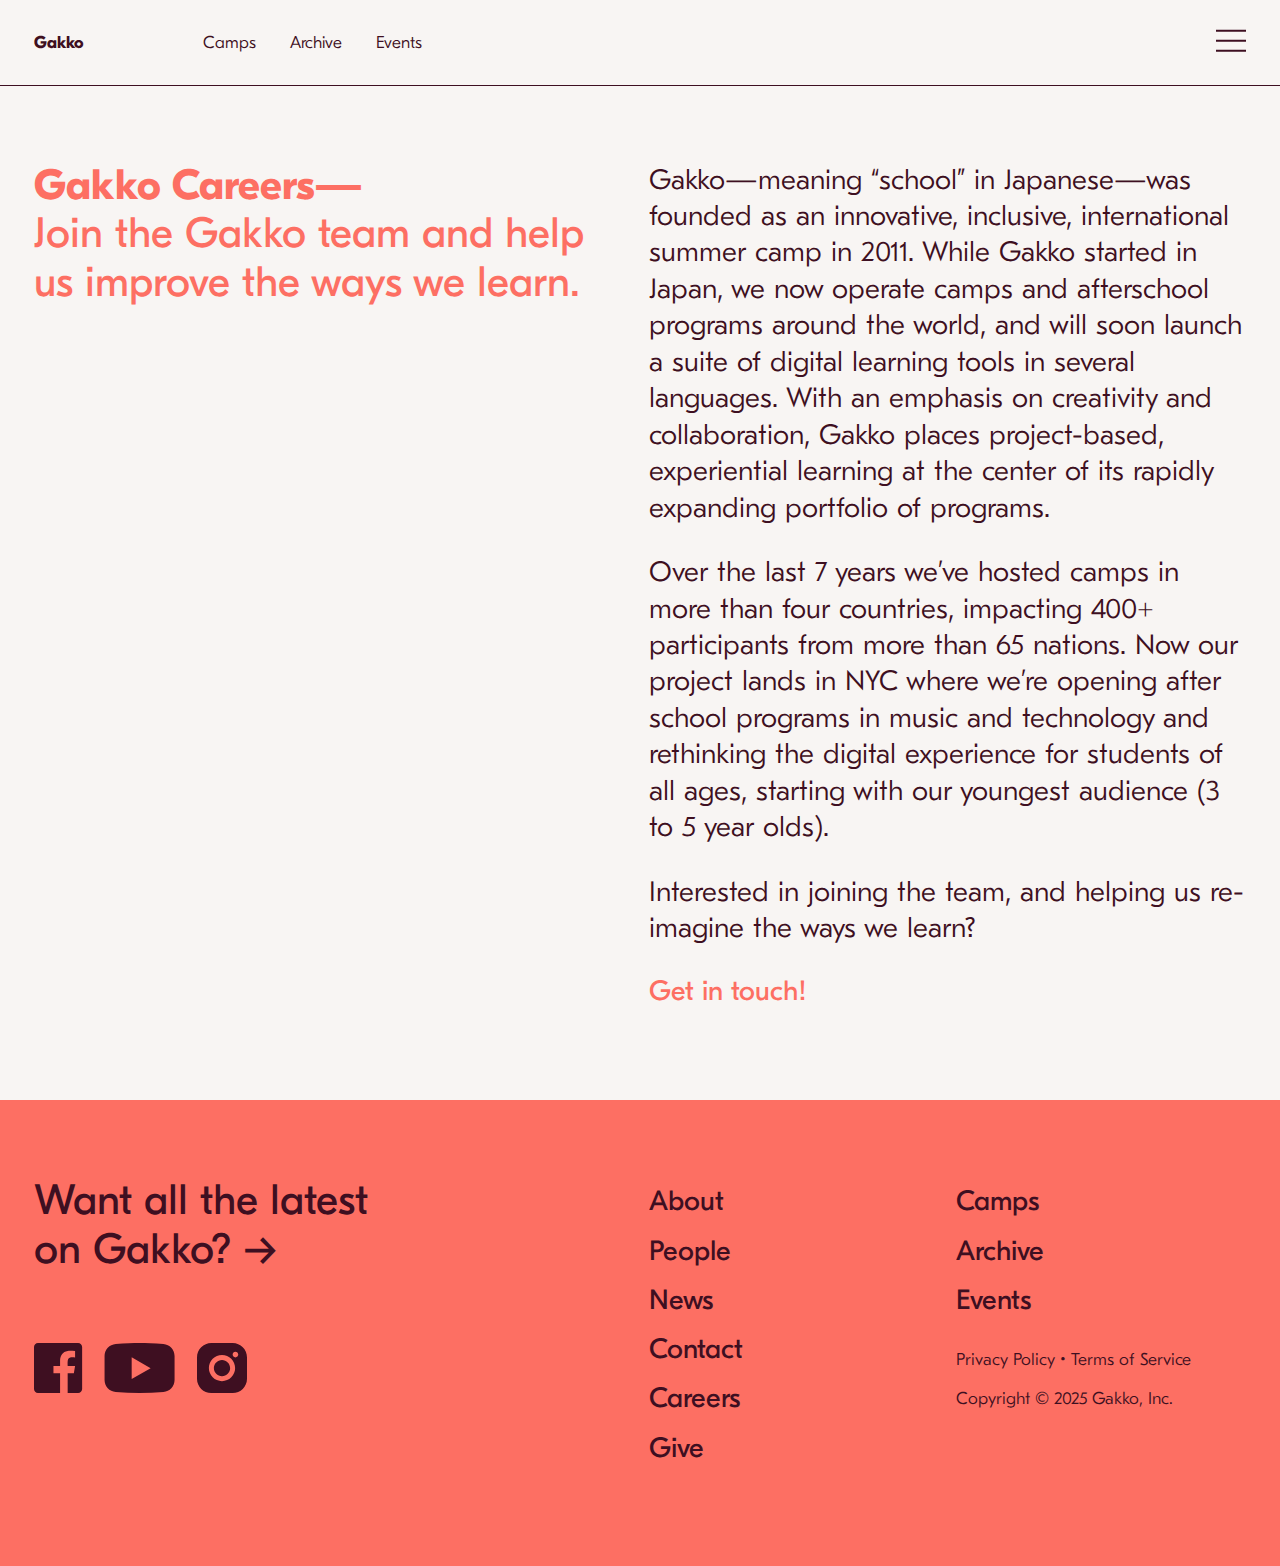
<file: careers.html>
<!DOCTYPE html>
<html>
  <head>
    <meta charset="utf-8">
    <meta name="viewport"
      content="width=device-width, initial-scale=1, shrink-to-fit=no">
    <meta name="description" content="Get future-ready. Expert-led Summer Camps &amp;amp; Afterschool Programs for creative high school students who want to collaborate, create, celebrate and achieve.">

    <!-- Google Tag Manager -->
    <script>(function(w,d,s,l,i){w[l]=w[l]||[];w[l].push({'gtm.start': new Date().getTime(),event:'gtm.js'});var f=d.getElementsByTagName(s)[0],j=d.createElement(s),dl=l!='dataLayer'?'&l='+l:'';j.async=true;j.src='https://www.googletagmanager.com/gtm.js?id='+i+dl;f.parentNode.insertBefore(j,f);})(window,document,'script','dataLayer','GTM-TNSK68K');</script>
    <!-- End Google Tag Manager -->

    
    <title>Summer Camps &amp; Afterschool Ed for High Schoolers | Gakko</title>
    <meta name="csrf-param" content="authenticity_token" />
<meta name="csrf-token" content="o2/pFV82FGWiv1dY2EdpO7gXABqzOXvMLaz/FbeEU8VNMzSpjmKSoKhfRf6JYyGy+tVRLyw03lTmLKlmfiSczw==" />
    <link rel="stylesheet" media="all" href="assets/application-338c733ee8231b0f505cc32dd1d3bbc0b8290dd2b9dd9e888b176d6a7908ab15.css" />
    <script src="assets/application-17e6f783eb77bbfdaf0a5070fac8a2c44e7524efa80bf6dc742af01060c83520.js"></script>
    <link rel="shortcut icon" type="image/x-icon" href="assets/favicon-1280d684626f582a4393f93a22c1bf0b292de92bde6d599c4e2009372288c8f2.png" />
  </head>

  <body>
      <!-- Google Tag Manager (noscript) -->
      <noscript><iframe src="https://www.googletagmanager.com/ns.html?id=GTM-TNSK68K"
      height="0" width="0" style="display:none;visibility:hidden"></iframe></noscript>
      <!-- End Google Tag Manager (noscript) -->

      <main role="main">
        <header class="site-header js-site-header" id="site-header">
  <!-- <div class="site-banner" id="site-banner">
  <span class="left">
    <a href="https://www.kickstarter.com/projects/1198674507/moji-moji-thoughtful-early-learning?ref=eq3x3p&token=99220c52" class="link--light" target="__blank">
      Gakko's first early-literacy app for kids has launched on Kickstarter. Click to learn more and support us >
    </a>
  </span>
  <span class="right">
    <a class="close-button link--light" id="site-banner-close" href="#">✕</a>
  </span>
</div> -->
  <nav class="site-navigation">
    <a href="index.html">
      <span class="site-navigation__logo">
        Gakko
      </span>
    </a>

    <ul class="site-navigation__program-navigation">
      <li class="site-navigation__link-item">
        <a href="index.html" class="site-navigation__link">
          Camps
        </a>
      </li>

      <li class="site-navigation__link-item">
        <a href="archive.html" class="site-navigation__link">
          Archive
        </a>
      </li>

      <li class="site-navigation__link-item">
        <a href="/events" class="site-navigation__link">
          Events
        </a>
      </li>

    </ul>

    <!--
      <ul class="site-navigation__apply">
        <li class="site-navigation__link-item">
          <a href="https://hs.gakko.org/camp-application-page" class="link link--small">
            Apply to Summer Camp 2020 &rarr;
          </a>
        </li>
      </ul>
    -->

    <a href="careers.html#" class="mega-menu-trigger js-mega-menu-open" id="hamburger">
      <svg xmlns="http://www.w3.org/2000/svg" width="30" height="32" viewBox="0 0 30 32">
  <g id="Page-1" fill="none" fill-rule="evenodd">
    <g id="icon-hamburger" fill="#3E0F21">
      <polygon id="bottom-line" points="0 27 30 27 30 25 0 25"></polygon>
      <polygon id="middle-line" points="0 17 30 17 30 15 0 15"></polygon>
      <polygon id="top-line" points="0 7 30 7 30 5 0 5"></polygon>
    </g>
  </g>
</svg>

    </a>

    <div class="mega-menu-container js-mega-menu">
  <nav class="mega-menu">
    <section class="mega-menu__column">
      <span class="mega-menu__strong">
        Gakko
      </span>
    </section>

    <section class="mega-menu__column">
      <ul class="mega-menu__link-list">
        <li class="mega-menu__link-item">
          <a href="about.html" class="mega-menu__link">
            About
          </a>
        </li>

        <li class="mega-menu__link-item">
          <a href="people.html" class="mega-menu__link">
            People
          </a>
        </li>

        <li class="mega-menu__link-item">
          <a href="news.html" class="mega-menu__link">
            News
          </a>
        </li>

        <li class="mega-menu__link-item">
          <a href="contact.html" class="mega-menu__link">
            Contact
          </a>
        </li>

        <li class="mega-menu__link-item">
          <a href="careers.html" class="mega-menu__link">
            Careers
          </a>
        </li>

        <li class="mega-menu__link-item">
          <a href="give.html" class="mega-menu__link">
            Give
          </a>
        </li>
      </ul>
    </section>

    <section class="mega-menu__column">
      <ul class="mega-menu__link-list">
        <li class="mega-menu__link-item">
          <a href="index.html" class="mega-menu__link">
            Camps
          </a>
        </li>
      </ul>

      <ul class="mega-menu__link-list">
        <li class="mega-menu__link-item">
          <a href="archive.html" class="mega-menu__link">
            Archive
          </a>
        </li>

        <li class="mega-menu__link-item mega-menu__link-item--secondary">
          <a href="archive.html#afterschool"
            class="mega-menu__link mega-menu__link--secondary">
            Classes
          </a>
        </li>

        <li class="mega-menu__link-item mega-menu__link-item--secondary">
          <a href="archive.html#digital"
            class="mega-menu__link mega-menu__link--secondary">
            Digital Learning
          </a>
        </li>
      </ul>

      <ul class="mega-menu__link-list">
        <li class="mega-menu__link-item">
          <a href="/events" class="mega-menu__link">
            Events
          </a>
        </li>
      </ul>
    </section>

    <!--
      <section class="mega-menu__column mega-menu__column--last">
        <a href="https://hs.gakko.org/camp-application-page" class="mega-menu__strong">
          Apply to Summer Camp 2019 &rarr;
        </a>
      </section>
    -->

    <a href="careers.html#" class="mega-menu__close js-mega-menu-close">
      <svg xmlns="http://www.w3.org/2000/svg" width="30" height="32" viewBox="0 0 30 32">
  <g id="Page-1" fill="none" fill-rule="evenodd">
    <g id="icon-close" fill="#3E0F21">
      <polygon id="bottom-line" points="0 17 30 17 30 15 0 15" transform="rotate(45 15 16)"></polygon>
      <polygon id="top-line" points="0 17 30 17 30 15 0 15" transform="rotate(-45 15 16)"></polygon>
    </g>
  </g>
</svg>

    </a>
  </nav>
</div>

  </nav>
</header>


      <section class="page">
  <section class="page-content">
    <section class="grid">
      <div class="grid-item--2-up">
        <span class="heading heading--strong heading--no-margin">
          Gakko Careers&mdash;
        </span>

        <span class="heading">
          Join the Gakko team and help us improve the ways we learn.
        </span>
      </div>

      <div class="grid-item--2-up text">
         <p> Gakko—meaning &ldquo;school&rdquo; in Japanese—was founded as an innovative, inclusive, international summer camp in 2011. While Gakko started in Japan, we now operate camps and afterschool programs around the world, and will soon launch a suite of digital learning tools in several languages. With an emphasis on creativity and collaboration, Gakko places project-based, experiential learning at the center of its rapidly expanding portfolio of programs. </p> <p> Over the last 7 years we&rsquo;ve hosted camps in more than four countries, impacting 400+ participants from more than 65 nations. Now our project lands in NYC where we&rsquo;re opening after school programs in music and technology and rethinking the digital experience for students of all ages, starting with our youngest audience (3 to 5 year olds). </p> <p> Interested in joining the team, and helping us re-imagine the ways we learn? </p>

<!--         <a href="#job_openings" class="link">
          See Job Openings &rarr;
        </a>
 -->      
        <a href="mailto:contact@gakkoproject.com" class="link">
          Get in touch!
        </a>
      </div>
    </section>
    <span class="text title" id="job_openings"></span>
  </section>

  <!--
  <section class="page-section page-section--light">
    <section class="page-content">
      <span class="text title">
        Job Openings
      </span>

      <hr class="u-margin-bottom" />
      <section class="grid grid--flex-end text">
        <div class="grid-item--2-up">
          <span class="heading heading--no-margin">
            Software Engineer
          </span>

          <span class="title title--emphasis">
            NYC
          </span>

          <span class="title">
            Send us your resume at:
            <a class="link" href="mailto:hiring@gakkoproject.com">
              hiring@gakkoproject.com
            </a>
          </span>
        </div>

        <div class="grid-item--2-up">
          <div class="js-toggle faq-slat">
  <div class="js-toggle-trigger">
    <span class="title">
      Job Details
    </span>

    <span class="faq-slat__trigger">
      <img src="/assets/icon-plus-306faeab67252ab275b310b2bcca9256d02b02837d5b528a503b0693a0d9bc3f.svg" alt="Icon plus" />
    </span>
  </div>

  <div class="js-toggle-target faq-slat__answer">
     <p> Gakko is looking for a Software Engineer to help build the future of children’s interactive storytelling. We’re a team driven by our mission to provide high quality screen time for young learners, and as an Engineer you’ll be working closely with Design and Product Leadership to shape, build, and grow our rapidly-evolving product from its infancy, through to launch, and beyond. We’re building an engineering culture of diversity, adaptability, and collaboration, and we appreciate Engineers who take pride in their code, as well as knowing when to ship and learn. The ideal candidate for this position should have experience building scalable consumer-facing web and mobile applications in a fast-paced environment. <br><br> Gakko is an inclusive and diverse culture. If you’re curious about what you’ve heard o far, please send us a note and we’d love to tell you more about the opportunity. This position is full-time based in our brand new NYC office in SoHo. </p> <hr class='u-margin-bottom u-margin-top' /> <span class='title'>What You'll Do</span> <ul> <li> Work with Design and Product Leadership to conceptualize new features and ship awesome, successful products to our users. </li> <li> Take ownership of and drive new features across our product areas to production. </li> <li> Collaborate with other engineers to design, evolve, and maintain our technical stack and components as we grow. </li> <li> Review code and whiteboard technical solutions to our most complex challenges. </li> <li> Test thoroughly, ship efficiently. Work with Leadership to evolve our processes and culture. </li> </ul> <hr class='u-margin-bottom u-margin-top' /> <span class='title'>About You</span> <ul> <li> You have 5+ years experience building consumer-facing web and mobile products on a Product Design team. </li> <li> You’re fluent with web technologies and have a raw passion for writing JavaScript. </li> <li> The more experience you have with React or React Native the better. </li> <li> If you have experience with Swift/Objective-C/Java, all the better still. </li> <li> You have experience debugging complex systems in a team environment. </li> <li> You have a honed appreciation for when your code is good enough vs perfect. You’re game to chat trade-offs whilst preserving the integrity of the codebase. </li> <li> You have strong UX and design sensibilities. You live for the polish you get to bring to your work. </li> <li> You’re a skilled communicator, you bring a positive attitude and a sense of empathy and humility to your day. </li> </ul>
  </div>
</div>

        </div>
      </section>

      <hr class="u-margin-bottom" />

      <section class="grid grid--flex-end text">
        <div class="grid-item--2-up">
          <span class="heading heading--no-margin">
            Product Designer
          </span>

          <span class="title title--emphasis">
            NYC
          </span>

          <span class="title">
            Send us your resume at:
            <a class="link" href="mailto:hiring@gakkoproject.com">
              hiring@gakkoproject.com
            </a>
          </span>
        </div>

        <div class="grid-item--2-up">
          <div class="js-toggle faq-slat">
  <div class="js-toggle-trigger">
    <span class="title">
      Job Details
    </span>

    <span class="faq-slat__trigger">
      <img src="/assets/icon-plus-306faeab67252ab275b310b2bcca9256d02b02837d5b528a503b0693a0d9bc3f.svg" alt="Icon plus" />
    </span>
  </div>

  <div class="js-toggle-target faq-slat__answer">
     <p> Gakko is looking for a Product Designer to help design the future of children’s interactive storytelling. We’re a team driven by our mission to provide high quality screen time for young learners, and as Gakko’s first product designer, you’ll play a core role in shaping the platform from the ground-up. We appreciate designers who are thoughtful, adaptable, collaborative, and insight-driven; who take pride in their craft and have a keen appreciation for the little things. The ideal candidate for this position should have experience building consumer-facing web and mobile applications in a fast-paced environment. Bonus points if you have experience designing creator tools and interfaces for children. <br><br> Gakko is an inclusive and diverse culture. If you’re curious about what you’ve heard so far, please send us your portfolio–we’d love to tell you more about the opportunity. This position is full-time based in our brand new NYC office in SoHo. </p> <hr class='u-margin-bottom u-margin-top' /> <span class='title'>What You'll Do</span> <ul> <li> Own the design pipeline, delivering insight-driven solutions from napkin sketch to final UI and everything in between across our web and mobile products. </li> <li> Partner with leadership to facilitate design discussion and feedback in planning, prioritization, and strategy. </li> <li> Design and conduct user research session and continually develop customer development process to support a user-driven product culture. </li> <li> Work closely with Engineering to deliver high-quality design implementation and user experience. </li> <li> Regularly engage and source feedback from the engineering and leadership team to ensure collaboration through idea definition. </li> <li> Shape and improve our design processes as we grow. </li> </ul> <hr class='u-margin-bottom u-margin-top' /> <span class='title'>About You</span> <ul> <li> You have 5+ years experience building consumer-facing web and mobile products on a Product Design team. </li> <li> You’re no stranger to collaborating with diverse teams of product managers and engineers in a rapidly evolving product environment. </li> <li> You live for the iterative design process. You thrive on feedback and constructive criticism in pursuit of solving the needs of users and delivering successful products. </li> <li> You’re an impeccable communicator and are at ease conveying design solutions at varying resolutions to an array of stakeholders. </li> <li> You have experience conducting customer research and deriving insights objectively. </li> <li> Bonus points for experience with engineering, motion graphics, early learning apps, creator or B2B platforms, or interfaces for children as well as adults. </li> </ul>
  </div>
</div>

        </div>
      </section>

      <hr class="u-margin-bottom" />
    </section>
    -->
  </section>
</section>


        <footer class="page-section page-section--stand-out site-footer">
  <section class="page-content">
    <div class="grid">
      <div class="grid-item--2-up">
        <div class="newsletter">
  <a class="newsletter__heading" href="newsletter_sign_up.html">
    Want all the latest on Gakko? &rarr;
  </a>
</div>


        <div>
          <a href="https://www.facebook.com/GAKKOPROJECT/"
            target="_blank"
            class="site-footer__social-link">
            <svg xmlns="http://www.w3.org/2000/svg" width="49" height="50" viewBox="0 0 49 50">
  <g id="Page-1" fill="none" fill-rule="evenodd">
    <path id="icon-social-facebook" fill="#000" d="M4,0 L44.125,0 C46.334139,-4.05812251e-16 48.125,1.790861 48.125,4 L48.125,46 C48.125,48.209139 46.334139,50 44.125,50 L33.6701311,50 L33.6701311,30.2640206 L39.8430525,30.2640206 L41.0853795,23.0977958 L33.6701311,23.0977958 C33.5740331,20.9222161 33.5740331,19.4013363 33.6701311,18.5351563 C33.7903076,17.4519445 34.0319248,16.229361 34.5758929,15.5970982 C35.7723293,14.206461 37.9421582,13.8337397 41.0853795,14.4789342 L41.0853795,7.89341518 C37.3827863,7.72297233 34.9110368,7.72297233 33.6701311,7.89341518 C30.9167708,8.27159909 29.5858005,9.25522782 28.1710379,11.0173689 C27.0447426,12.4202128 26.0804967,14.9257115 26.0804967,17.308524 C26.0804967,18.8970657 26.0804967,20.8268229 26.0804967,23.0977958 L19.4468471,23.0977958 L19.4468471,30.2640206 L26.0804967,30.2640206 L26.0804967,50 L4,50 C1.790861,50 2.705415e-16,48.209139 0,46 L0,4 C-2.705415e-16,1.790861 1.790861,4.05812251e-16 4,0 Z"></path>
  </g>
</svg>

          </a>

          <a href="https://www.youtube.com/channel/UCns1cetVcpyZC0PLHg4aFZQ"
            target="_blank"
            class="site-footer__social-link">
            <svg xmlns="http://www.w3.org/2000/svg" width="71" height="50" viewBox="0 0 71 50">
  <g id="Page-1" fill="none" fill-rule="evenodd">
    <path id="icon-social-youtube" fill="#000" d="M11.7346528,1.0095901 C21.1975114,0.336530035 29.1401272,0 35.5625,0 C41.9848729,0 49.9274887,0.336530038 59.3903474,1.00959012 C65.6847827,1.45729175 70.5625,6.69426658 70.5625,13.0046036 L70.5625008,37.1249088 C70.5625008,43.4221514 65.7043682,48.6529175 59.4242836,49.117461 C51.4703557,49.7058203 43.5164279,50 35.5625,50 C27.6085723,50 19.6546445,49.7058204 11.7007168,49.1174611 C5.42063236,48.6529178 0.5625,43.422152 0.5625,37.1249097 L0.562496052,13.0046075 C0.562496052,6.6942682 5.4402151,1.45729146 11.7346528,1.0095901 Z M27.6796171,14.3068182 L27.6796171,36.0759494 L46.6324373,25.1913838 L27.6796171,14.3068182 Z"></path>
  </g>
</svg>

          </a>

          <a href="https://www.instagram.com/gakko/"
            target="_blank"
            class="site-footer__social-link">
            <svg xmlns="http://www.w3.org/2000/svg" width="50" height="50" viewBox="0 0 50 50">
  <g id="Page-1" fill="none" fill-rule="evenodd">
    <path id="icon-social-instagram" fill="#000" d="M14.375,0 L35.625,-1.77635684e-15 C43.5640933,-3.23474462e-15 50,6.43590672 50,14.375 L50,35.625 C50,43.5640933 43.5640933,50 35.625,50 L14.375,50 C6.43590672,50 -8.04098322e-16,43.5640933 -1.77635684e-15,35.625 L-1.77635684e-15,14.375 C-2.74861536e-15,6.43590672 6.43590672,-3.17969064e-16 14.375,-1.77635684e-15 Z M38.4375,14.375 C39.9908009,14.375 41.25,13.1158009 41.25,11.5625 C41.25,10.0091991 39.9908009,8.75 38.4375,8.75 C36.8841991,8.75 35.625,10.0091991 35.625,11.5625 C35.625,13.1158009 36.8841991,14.375 38.4375,14.375 Z M25,38.125 C32.2487373,38.125 38.125,32.2487373 38.125,25 C38.125,17.7512627 32.2487373,11.875 25,11.875 C17.7512627,11.875 11.875,17.7512627 11.875,25 C11.875,32.2487373 17.7512627,38.125 25,38.125 Z M25,33.125 C20.5126864,33.125 16.875,29.4873136 16.875,25 C16.875,20.5126864 20.5126864,16.875 25,16.875 C29.4873136,16.875 33.125,20.5126864 33.125,25 C33.125,29.4873136 29.4873136,33.125 25,33.125 Z"></path>
  </g>
</svg>

          </a>
        </div>
      </div>

      <div class="grid-item--2-up">
        <nav class="grid">
          <div class="grid-item--2-up">
            <ul class="site-footer__link-list">
              <li class="site-footer__link-list-item">
                <a href="about.html" class="site-footer__link">
                  About
                </a>
              </li>

              <li class="site-footer__link-list-item">
                <a href="people.html" class="site-footer__link">
                  People
                </a>
              </li>

              <li class="site-footer__link-list-item">
                <a href="news.html" class="site-footer__link">
                  News
                </a>
              </li>

              <li class="site-footer__link-list-item">
                <a href="contact.html" class="site-footer__link">
                  Contact
                </a>
              </li>

              <li class="site-footer__link-list-item">
                <a href="careers.html" class="site-footer__link">
                  Careers
                </a>
              </li>

              <li class="site-footer__link-list-item">
                <a href="give.html" class="site-footer__link">
                  Give
                </a>
              </li>
            </ul>
          </div>

          <div class="grid-item--2-up">
            <ul class="site-footer__link-list">
              <li class="site-footer__link-list-item">
                <a href="index.html" class="site-footer__link">
                  Camps
                </a>
              </li>

              <li class="site-footer__link-list-item">
                <a href="archive.html" class="site-footer__link">
                  Archive
                </a>
              </li>

              <li class="site-footer__link-list-item">
                <a href="/events" class="site-footer__link">
                  Events
                </a>
              </li>

              <li class="site-footer__copyright">
                <a href="privacy.html" class="site-footer__link" target="__blank">
                  Privacy Policy
                </a>
                &bull;
                <a href="terms.html" class="site-footer__link" target="__blank">
                  Terms of Service
                </a>
                <br/><br/>
                Copyright &copy; 2025
                Gakko, Inc.
              </li>
            </ul>
          </div>
        </nav>
      </div>
    </div>
  </section>
</footer>

    </main>

        <script type="text/javascript">
    !function(){var analytics=window.analytics=window.analytics||[];if(!analytics.initialize)if(analytics.invoked)window.console&&console.error&&console.error("Segment snippet included twice.");else{analytics.invoked=!0;analytics.methods=["trackSubmit","trackClick","trackLink","trackForm","pageview","identify","reset","group","track","ready","alias","debug","page","once","off","on"];analytics.factory=function(t){return function(){var e=Array.prototype.slice.call(arguments);e.unshift(t);analytics.push(e);return analytics}};for(var t=0;t<analytics.methods.length;t++){var e=analytics.methods[t];analytics[e]=analytics.factory(e)}analytics.load=function(t){var e=document.createElement("script");e.type="text/javascript";e.async=!0;e.src=("https:"===document.location.protocol?"https://":"http://")+"cdn.segment.com/analytics.js/v1/"+t+"/analytics.min.js";var n=document.getElementsByTagName("script")[0];n.parentNode.insertBefore(e,n)};analytics.SNIPPET_VERSION="4.0.0";
    analytics.load("SEGMENT_KEY");
    analytics.page();
    }}();
  </script>

<!-- Start of HubSpot Embed Code -->
<script
  type="text/javascript"
  id="hs-script-loader"
  async
  defer
  src="http://js.hs-scripts.com/5352152.js"
>

</script>
<!-- End of HubSpot Embed Code -->

  </body>
</html>
</file>
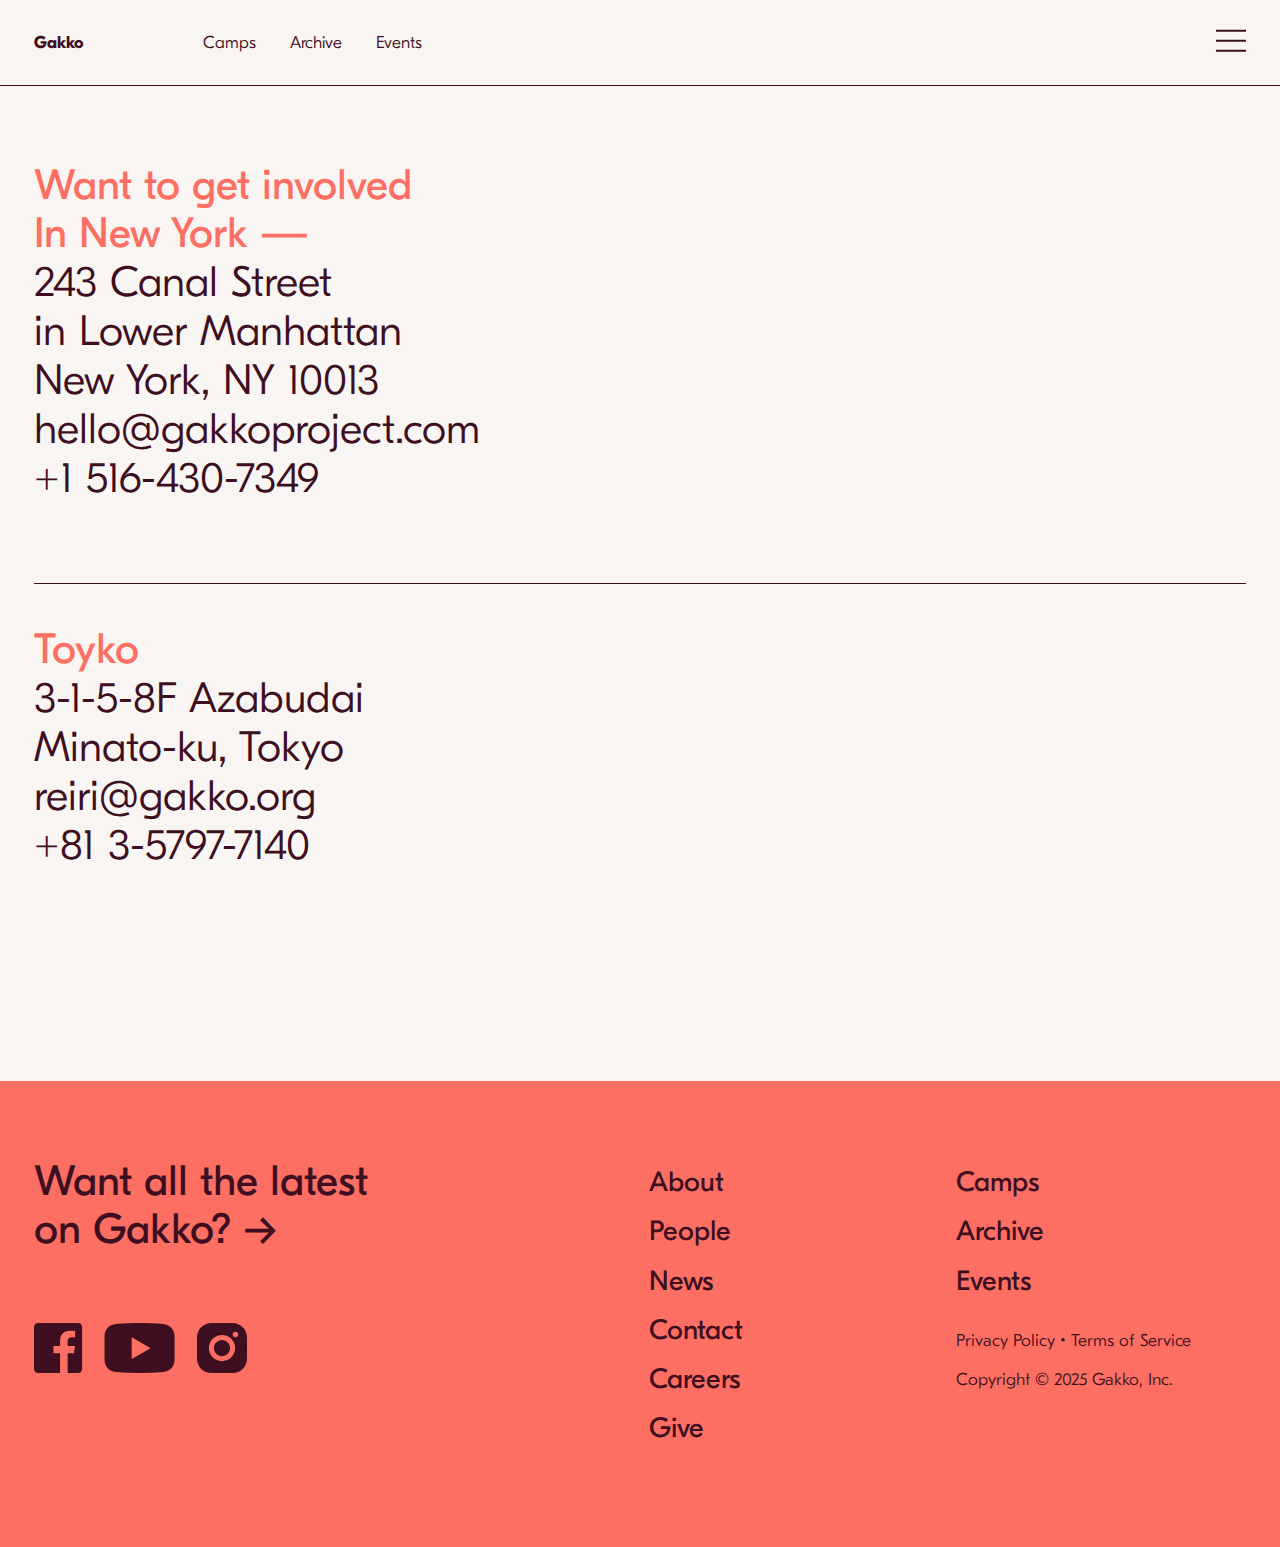
<file: contact.html>
<!DOCTYPE html>
<html>
  <head>
    <meta charset="utf-8">
    <meta name="viewport"
      content="width=device-width, initial-scale=1, shrink-to-fit=no">
    <meta name="description" content="We&#39;re here to help broaden your world. Ping us. Call us. Start your Gakko journey today.">

    <!-- Google Tag Manager -->
    <script>(function(w,d,s,l,i){w[l]=w[l]||[];w[l].push({'gtm.start': new Date().getTime(),event:'gtm.js'});var f=d.getElementsByTagName(s)[0],j=d.createElement(s),dl=l!='dataLayer'?'&l='+l:'';j.async=true;j.src='https://www.googletagmanager.com/gtm.js?id='+i+dl;f.parentNode.insertBefore(j,f);})(window,document,'script','dataLayer','GTM-TNSK68K');</script>
    <!-- End Google Tag Manager -->

    
    <title>Contact</title>
    <meta name="csrf-param" content="authenticity_token" />
<meta name="csrf-token" content="jPTWqNGwm733097nWYZ5C6y2Ix/0sWRyyoRMymX8/BtiqAsUAOQdeP0zzEEIojGC7nRyKmu8weoBBBq5rFwzEQ==" />
    <link rel="stylesheet" media="all" href="assets/application-338c733ee8231b0f505cc32dd1d3bbc0b8290dd2b9dd9e888b176d6a7908ab15.css" />
    <script src="assets/application-17e6f783eb77bbfdaf0a5070fac8a2c44e7524efa80bf6dc742af01060c83520.js"></script>
    <link rel="shortcut icon" type="image/x-icon" href="assets/favicon-1280d684626f582a4393f93a22c1bf0b292de92bde6d599c4e2009372288c8f2.png" />
  </head>

  <body>
      <!-- Google Tag Manager (noscript) -->
      <noscript><iframe src="https://www.googletagmanager.com/ns.html?id=GTM-TNSK68K"
      height="0" width="0" style="display:none;visibility:hidden"></iframe></noscript>
      <!-- End Google Tag Manager (noscript) -->

      <main role="main">
        <header class="site-header js-site-header" id="site-header">
  <!-- <div class="site-banner" id="site-banner">
  <span class="left">
    <a href="https://www.kickstarter.com/projects/1198674507/moji-moji-thoughtful-early-learning?ref=eq3x3p&token=99220c52" class="link--light" target="__blank">
      Gakko's first early-literacy app for kids has launched on Kickstarter. Click to learn more and support us >
    </a>
  </span>
  <span class="right">
    <a class="close-button link--light" id="site-banner-close" href="#">✕</a>
  </span>
</div> -->
  <nav class="site-navigation">
    <a href="index.html">
      <span class="site-navigation__logo">
        Gakko
      </span>
    </a>

    <ul class="site-navigation__program-navigation">
      <li class="site-navigation__link-item">
        <a href="index.html" class="site-navigation__link">
          Camps
        </a>
      </li>

      <li class="site-navigation__link-item">
        <a href="archive.html" class="site-navigation__link">
          Archive
        </a>
      </li>

      <li class="site-navigation__link-item">
        <a href="/events" class="site-navigation__link">
          Events
        </a>
      </li>

    </ul>

    <!--
      <ul class="site-navigation__apply">
        <li class="site-navigation__link-item">
          <a href="https://hs.gakko.org/camp-application-page" class="link link--small">
            Apply to Summer Camp 2020 &rarr;
          </a>
        </li>
      </ul>
    -->

    <a href="contact.html#" class="mega-menu-trigger js-mega-menu-open" id="hamburger">
      <svg xmlns="http://www.w3.org/2000/svg" width="30" height="32" viewBox="0 0 30 32">
  <g id="Page-1" fill="none" fill-rule="evenodd">
    <g id="icon-hamburger" fill="#3E0F21">
      <polygon id="bottom-line" points="0 27 30 27 30 25 0 25"></polygon>
      <polygon id="middle-line" points="0 17 30 17 30 15 0 15"></polygon>
      <polygon id="top-line" points="0 7 30 7 30 5 0 5"></polygon>
    </g>
  </g>
</svg>

    </a>

    <div class="mega-menu-container js-mega-menu">
  <nav class="mega-menu">
    <section class="mega-menu__column">
      <span class="mega-menu__strong">
        Gakko
      </span>
    </section>

    <section class="mega-menu__column">
      <ul class="mega-menu__link-list">
        <li class="mega-menu__link-item">
          <a href="about.html" class="mega-menu__link">
            About
          </a>
        </li>

        <li class="mega-menu__link-item">
          <a href="people.html" class="mega-menu__link">
            People
          </a>
        </li>

        <li class="mega-menu__link-item">
          <a href="news.html" class="mega-menu__link">
            News
          </a>
        </li>

        <li class="mega-menu__link-item">
          <a href="contact.html" class="mega-menu__link">
            Contact
          </a>
        </li>

        <li class="mega-menu__link-item">
          <a href="careers.html" class="mega-menu__link">
            Careers
          </a>
        </li>

        <li class="mega-menu__link-item">
          <a href="give.html" class="mega-menu__link">
            Give
          </a>
        </li>
      </ul>
    </section>

    <section class="mega-menu__column">
      <ul class="mega-menu__link-list">
        <li class="mega-menu__link-item">
          <a href="index.html" class="mega-menu__link">
            Camps
          </a>
        </li>
      </ul>

      <ul class="mega-menu__link-list">
        <li class="mega-menu__link-item">
          <a href="archive.html" class="mega-menu__link">
            Archive
          </a>
        </li>

        <li class="mega-menu__link-item mega-menu__link-item--secondary">
          <a href="archive.html#afterschool"
            class="mega-menu__link mega-menu__link--secondary">
            Classes
          </a>
        </li>

        <li class="mega-menu__link-item mega-menu__link-item--secondary">
          <a href="archive.html#digital"
            class="mega-menu__link mega-menu__link--secondary">
            Digital Learning
          </a>
        </li>
      </ul>

      <ul class="mega-menu__link-list">
        <li class="mega-menu__link-item">
          <a href="/events" class="mega-menu__link">
            Events
          </a>
        </li>
      </ul>
    </section>

    <!--
      <section class="mega-menu__column mega-menu__column--last">
        <a href="https://hs.gakko.org/camp-application-page" class="mega-menu__strong">
          Apply to Summer Camp 2019 &rarr;
        </a>
      </section>
    -->

    <a href="contact.html#" class="mega-menu__close js-mega-menu-close">
      <svg xmlns="http://www.w3.org/2000/svg" width="30" height="32" viewBox="0 0 30 32">
  <g id="Page-1" fill="none" fill-rule="evenodd">
    <g id="icon-close" fill="#3E0F21">
      <polygon id="bottom-line" points="0 17 30 17 30 15 0 15" transform="rotate(45 15 16)"></polygon>
      <polygon id="top-line" points="0 17 30 17 30 15 0 15" transform="rotate(-45 15 16)"></polygon>
    </g>
  </g>
</svg>

    </a>
  </nav>
</div>

  </nav>
</header>


      
<section class="page">
  <section class="page-content">
    <div class="grid">
      <div class="grid-item--2-up">
        <span class="heading heading--no-margin">
          Want to get involved</br>In New York &mdash;
        </span>

        <div class="heading heading--dark">
          243 Canal Street</br>in Lower Manhattan</br>New York, NY 10013</br><a href="mailto:hello@gakko.org"> hello@gakkoproject.com</a></br>+1 516-430-7349
        </div>
      </div>

      <div class="grid-item--2-up">
        <iframe src="https://www.google.com/maps/embed?pb=!1m18!1m12!1m3!1d3023.9815805985586!2d-74.00220168468252!3d40.71842197933129!2m3!1f0!2f0!3f0!3m2!1i1024!2i768!4f13.1!3m3!1m2!1s0x89c259d953c55bd7%3A0xd661334b0f161609!2sGakko!5e0!3m2!1sen!2sus!4v1550796627143" class="map" frameborder="0"
          allowfullscreen>
        </iframe>
      </div>
    </div>

    <hr class="u-margin-top u-margin-bottom" />

    <div class="grid">
      <div class="grid-item--2-up">
        <span class="heading heading--no-margin">
          Toyko
        </span>

        <div class="heading heading--dark">
          3-1-5-8F Azabudai</br>Minato-ku, Tokyo</br><a href="mailto:reiri@gakkoproject.com">reiri@gakko.org</a></br> +81 3-5797-7140
        </div>
      </div>

      <div class="grid-item--2-up">
        <iframe src="https://www.google.com/maps/embed?pb=!1m18!1m12!1m3!1d3241.6556818356353!2d139.73617231516425!3d35.66085398019907!2m3!1f0!2f0!3f0!3m2!1i1024!2i768!4f13.1!3m3!1m2!1s0x60188b99673e4eb7%3A0x343c8c80ec0825c6!2z5qCq5byP5Lya56S-R0FLS08gLSBUb2t5byBTdHVkaW8!5e0!3m2!1sen!2sus!4v1550796760439" class="map" frameborder="0"
          allowfullscreen>
        </iframe>
    </div>
  </section>
</section>


        <footer class="page-section page-section--stand-out site-footer">
  <section class="page-content">
    <div class="grid">
      <div class="grid-item--2-up">
        <div class="newsletter">
  <a class="newsletter__heading" href="newsletter_sign_up.html">
    Want all the latest on Gakko? &rarr;
  </a>
</div>


        <div>
          <a href="https://www.facebook.com/GAKKOPROJECT/"
            target="_blank"
            class="site-footer__social-link">
            <svg xmlns="http://www.w3.org/2000/svg" width="49" height="50" viewBox="0 0 49 50">
  <g id="Page-1" fill="none" fill-rule="evenodd">
    <path id="icon-social-facebook" fill="#000" d="M4,0 L44.125,0 C46.334139,-4.05812251e-16 48.125,1.790861 48.125,4 L48.125,46 C48.125,48.209139 46.334139,50 44.125,50 L33.6701311,50 L33.6701311,30.2640206 L39.8430525,30.2640206 L41.0853795,23.0977958 L33.6701311,23.0977958 C33.5740331,20.9222161 33.5740331,19.4013363 33.6701311,18.5351563 C33.7903076,17.4519445 34.0319248,16.229361 34.5758929,15.5970982 C35.7723293,14.206461 37.9421582,13.8337397 41.0853795,14.4789342 L41.0853795,7.89341518 C37.3827863,7.72297233 34.9110368,7.72297233 33.6701311,7.89341518 C30.9167708,8.27159909 29.5858005,9.25522782 28.1710379,11.0173689 C27.0447426,12.4202128 26.0804967,14.9257115 26.0804967,17.308524 C26.0804967,18.8970657 26.0804967,20.8268229 26.0804967,23.0977958 L19.4468471,23.0977958 L19.4468471,30.2640206 L26.0804967,30.2640206 L26.0804967,50 L4,50 C1.790861,50 2.705415e-16,48.209139 0,46 L0,4 C-2.705415e-16,1.790861 1.790861,4.05812251e-16 4,0 Z"></path>
  </g>
</svg>

          </a>

          <a href="https://www.youtube.com/channel/UCns1cetVcpyZC0PLHg4aFZQ"
            target="_blank"
            class="site-footer__social-link">
            <svg xmlns="http://www.w3.org/2000/svg" width="71" height="50" viewBox="0 0 71 50">
  <g id="Page-1" fill="none" fill-rule="evenodd">
    <path id="icon-social-youtube" fill="#000" d="M11.7346528,1.0095901 C21.1975114,0.336530035 29.1401272,0 35.5625,0 C41.9848729,0 49.9274887,0.336530038 59.3903474,1.00959012 C65.6847827,1.45729175 70.5625,6.69426658 70.5625,13.0046036 L70.5625008,37.1249088 C70.5625008,43.4221514 65.7043682,48.6529175 59.4242836,49.117461 C51.4703557,49.7058203 43.5164279,50 35.5625,50 C27.6085723,50 19.6546445,49.7058204 11.7007168,49.1174611 C5.42063236,48.6529178 0.5625,43.422152 0.5625,37.1249097 L0.562496052,13.0046075 C0.562496052,6.6942682 5.4402151,1.45729146 11.7346528,1.0095901 Z M27.6796171,14.3068182 L27.6796171,36.0759494 L46.6324373,25.1913838 L27.6796171,14.3068182 Z"></path>
  </g>
</svg>

          </a>

          <a href="https://www.instagram.com/gakko/"
            target="_blank"
            class="site-footer__social-link">
            <svg xmlns="http://www.w3.org/2000/svg" width="50" height="50" viewBox="0 0 50 50">
  <g id="Page-1" fill="none" fill-rule="evenodd">
    <path id="icon-social-instagram" fill="#000" d="M14.375,0 L35.625,-1.77635684e-15 C43.5640933,-3.23474462e-15 50,6.43590672 50,14.375 L50,35.625 C50,43.5640933 43.5640933,50 35.625,50 L14.375,50 C6.43590672,50 -8.04098322e-16,43.5640933 -1.77635684e-15,35.625 L-1.77635684e-15,14.375 C-2.74861536e-15,6.43590672 6.43590672,-3.17969064e-16 14.375,-1.77635684e-15 Z M38.4375,14.375 C39.9908009,14.375 41.25,13.1158009 41.25,11.5625 C41.25,10.0091991 39.9908009,8.75 38.4375,8.75 C36.8841991,8.75 35.625,10.0091991 35.625,11.5625 C35.625,13.1158009 36.8841991,14.375 38.4375,14.375 Z M25,38.125 C32.2487373,38.125 38.125,32.2487373 38.125,25 C38.125,17.7512627 32.2487373,11.875 25,11.875 C17.7512627,11.875 11.875,17.7512627 11.875,25 C11.875,32.2487373 17.7512627,38.125 25,38.125 Z M25,33.125 C20.5126864,33.125 16.875,29.4873136 16.875,25 C16.875,20.5126864 20.5126864,16.875 25,16.875 C29.4873136,16.875 33.125,20.5126864 33.125,25 C33.125,29.4873136 29.4873136,33.125 25,33.125 Z"></path>
  </g>
</svg>

          </a>
        </div>
      </div>

      <div class="grid-item--2-up">
        <nav class="grid">
          <div class="grid-item--2-up">
            <ul class="site-footer__link-list">
              <li class="site-footer__link-list-item">
                <a href="about.html" class="site-footer__link">
                  About
                </a>
              </li>

              <li class="site-footer__link-list-item">
                <a href="people.html" class="site-footer__link">
                  People
                </a>
              </li>

              <li class="site-footer__link-list-item">
                <a href="news.html" class="site-footer__link">
                  News
                </a>
              </li>

              <li class="site-footer__link-list-item">
                <a href="contact.html" class="site-footer__link">
                  Contact
                </a>
              </li>

              <li class="site-footer__link-list-item">
                <a href="careers.html" class="site-footer__link">
                  Careers
                </a>
              </li>

              <li class="site-footer__link-list-item">
                <a href="give.html" class="site-footer__link">
                  Give
                </a>
              </li>
            </ul>
          </div>

          <div class="grid-item--2-up">
            <ul class="site-footer__link-list">
              <li class="site-footer__link-list-item">
                <a href="index.html" class="site-footer__link">
                  Camps
                </a>
              </li>

              <li class="site-footer__link-list-item">
                <a href="archive.html" class="site-footer__link">
                  Archive
                </a>
              </li>

              <li class="site-footer__link-list-item">
                <a href="/events" class="site-footer__link">
                  Events
                </a>
              </li>

              <li class="site-footer__copyright">
                <a href="privacy.html" class="site-footer__link" target="__blank">
                  Privacy Policy
                </a>
                &bull;
                <a href="terms.html" class="site-footer__link" target="__blank">
                  Terms of Service
                </a>
                <br/><br/>
                Copyright &copy; 2025
                Gakko, Inc.
              </li>
            </ul>
          </div>
        </nav>
      </div>
    </div>
  </section>
</footer>

    </main>

        <script type="text/javascript">
    !function(){var analytics=window.analytics=window.analytics||[];if(!analytics.initialize)if(analytics.invoked)window.console&&console.error&&console.error("Segment snippet included twice.");else{analytics.invoked=!0;analytics.methods=["trackSubmit","trackClick","trackLink","trackForm","pageview","identify","reset","group","track","ready","alias","debug","page","once","off","on"];analytics.factory=function(t){return function(){var e=Array.prototype.slice.call(arguments);e.unshift(t);analytics.push(e);return analytics}};for(var t=0;t<analytics.methods.length;t++){var e=analytics.methods[t];analytics[e]=analytics.factory(e)}analytics.load=function(t){var e=document.createElement("script");e.type="text/javascript";e.async=!0;e.src=("https:"===document.location.protocol?"https://":"http://")+"cdn.segment.com/analytics.js/v1/"+t+"/analytics.min.js";var n=document.getElementsByTagName("script")[0];n.parentNode.insertBefore(e,n)};analytics.SNIPPET_VERSION="4.0.0";
    analytics.load("SEGMENT_KEY");
    analytics.page();
    }}();
  </script>

<!-- Start of HubSpot Embed Code -->
<script
  type="text/javascript"
  id="hs-script-loader"
  async
  defer
  src="http://js.hs-scripts.com/5352152.js"
>

</script>
<!-- End of HubSpot Embed Code -->

  </body>
</html>
</file>
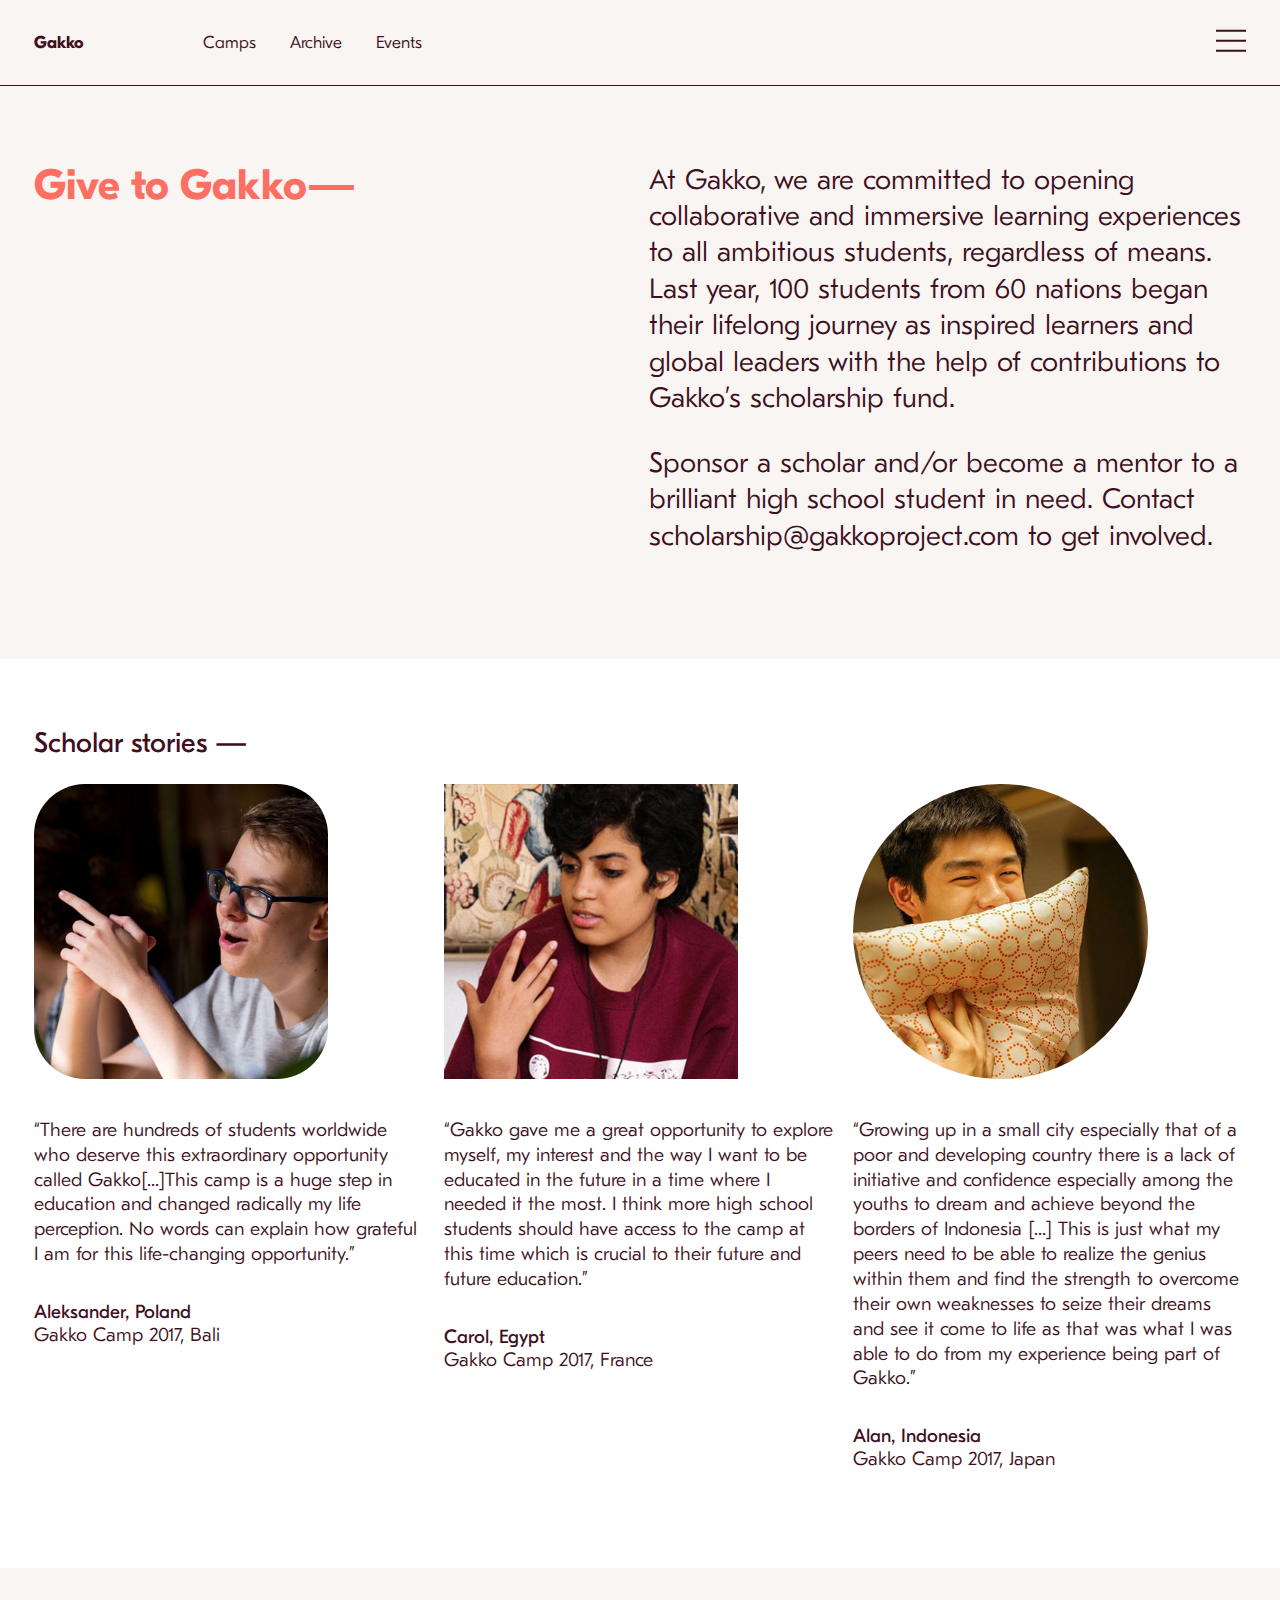
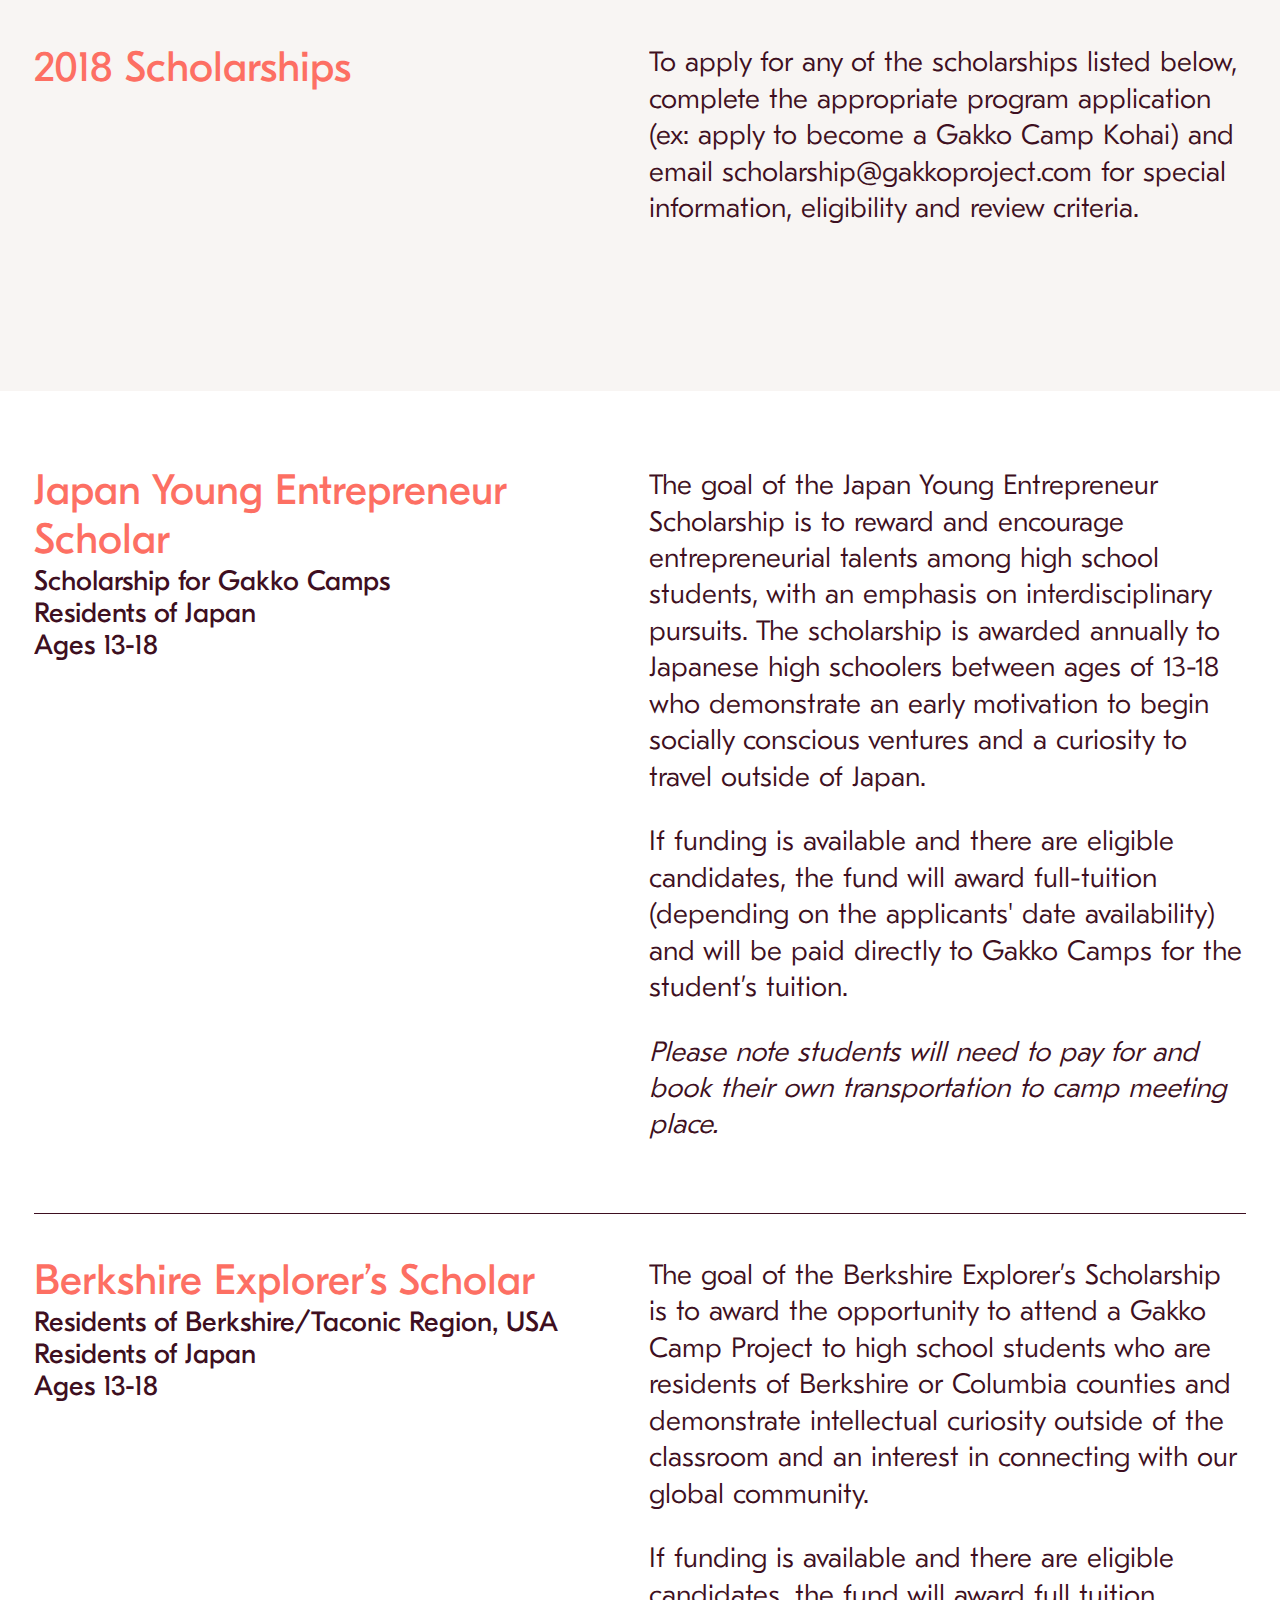
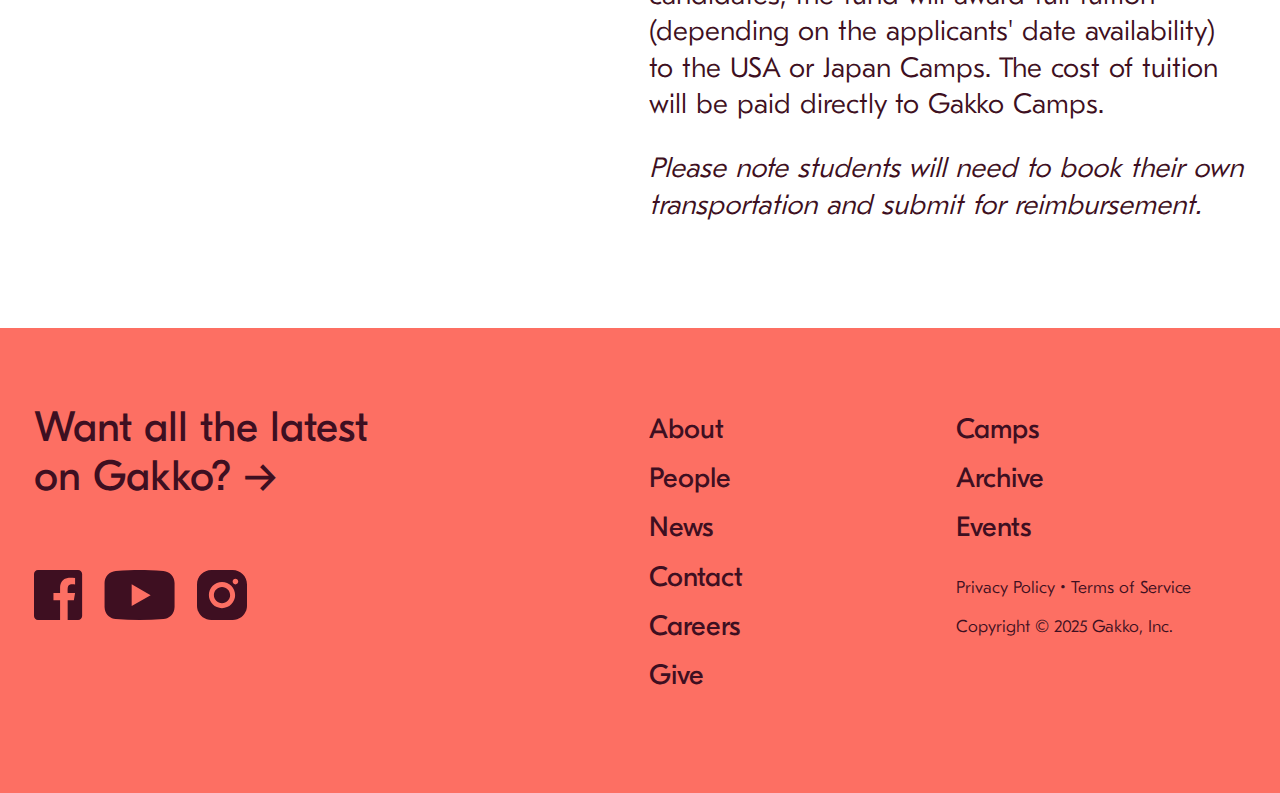
<file: give.html>
<!DOCTYPE html>
<html>
  <head>
    <meta charset="utf-8">
    <meta name="viewport"
      content="width=device-width, initial-scale=1, shrink-to-fit=no">
    <meta name="description" content="Get future-ready. Expert-led Summer Camps &amp;amp; Afterschool Programs for creative high school students who want to collaborate, create, celebrate and achieve.">

    <!-- Google Tag Manager -->
    <script>(function(w,d,s,l,i){w[l]=w[l]||[];w[l].push({'gtm.start': new Date().getTime(),event:'gtm.js'});var f=d.getElementsByTagName(s)[0],j=d.createElement(s),dl=l!='dataLayer'?'&l='+l:'';j.async=true;j.src='https://www.googletagmanager.com/gtm.js?id='+i+dl;f.parentNode.insertBefore(j,f);})(window,document,'script','dataLayer','GTM-TNSK68K');</script>
    <!-- End Google Tag Manager -->

    
    <title>Summer Camps &amp; Afterschool Ed for High Schoolers | Gakko</title>
    <meta name="csrf-param" content="authenticity_token" />
<meta name="csrf-token" content="byL3TU63+pYf2Jhl2Bu2VVEQjmbJZswQcMbB9+qHYvOBfirxn+N8UxU4isOJP/7cE9LfU1ZraYi7RpeEIyet+Q==" />
    <link rel="stylesheet" media="all" href="assets/application-338c733ee8231b0f505cc32dd1d3bbc0b8290dd2b9dd9e888b176d6a7908ab15.css" />
    <script src="assets/application-17e6f783eb77bbfdaf0a5070fac8a2c44e7524efa80bf6dc742af01060c83520.js"></script>
    <link rel="shortcut icon" type="image/x-icon" href="assets/favicon-1280d684626f582a4393f93a22c1bf0b292de92bde6d599c4e2009372288c8f2.png" />
  </head>

  <body>
      <!-- Google Tag Manager (noscript) -->
      <noscript><iframe src="https://www.googletagmanager.com/ns.html?id=GTM-TNSK68K"
      height="0" width="0" style="display:none;visibility:hidden"></iframe></noscript>
      <!-- End Google Tag Manager (noscript) -->

      <main role="main">
        <header class="site-header js-site-header" id="site-header">
  <!-- <div class="site-banner" id="site-banner">
  <span class="left">
    <a href="https://www.kickstarter.com/projects/1198674507/moji-moji-thoughtful-early-learning?ref=eq3x3p&token=99220c52" class="link--light" target="__blank">
      Gakko's first early-literacy app for kids has launched on Kickstarter. Click to learn more and support us >
    </a>
  </span>
  <span class="right">
    <a class="close-button link--light" id="site-banner-close" href="#">✕</a>
  </span>
</div> -->
  <nav class="site-navigation">
    <a href="index.html">
      <span class="site-navigation__logo">
        Gakko
      </span>
    </a>

    <ul class="site-navigation__program-navigation">
      <li class="site-navigation__link-item">
        <a href="index.html" class="site-navigation__link">
          Camps
        </a>
      </li>

      <li class="site-navigation__link-item">
        <a href="archive.html" class="site-navigation__link">
          Archive
        </a>
      </li>

      <li class="site-navigation__link-item">
        <a href="/events" class="site-navigation__link">
          Events
        </a>
      </li>

    </ul>

    <!--
      <ul class="site-navigation__apply">
        <li class="site-navigation__link-item">
          <a href="https://hs.gakko.org/camp-application-page" class="link link--small">
            Apply to Summer Camp 2020 &rarr;
          </a>
        </li>
      </ul>
    -->

    <a href="give.html#" class="mega-menu-trigger js-mega-menu-open" id="hamburger">
      <svg xmlns="http://www.w3.org/2000/svg" width="30" height="32" viewBox="0 0 30 32">
  <g id="Page-1" fill="none" fill-rule="evenodd">
    <g id="icon-hamburger" fill="#3E0F21">
      <polygon id="bottom-line" points="0 27 30 27 30 25 0 25"></polygon>
      <polygon id="middle-line" points="0 17 30 17 30 15 0 15"></polygon>
      <polygon id="top-line" points="0 7 30 7 30 5 0 5"></polygon>
    </g>
  </g>
</svg>

    </a>

    <div class="mega-menu-container js-mega-menu">
  <nav class="mega-menu">
    <section class="mega-menu__column">
      <span class="mega-menu__strong">
        Gakko
      </span>
    </section>

    <section class="mega-menu__column">
      <ul class="mega-menu__link-list">
        <li class="mega-menu__link-item">
          <a href="about.html" class="mega-menu__link">
            About
          </a>
        </li>

        <li class="mega-menu__link-item">
          <a href="people.html" class="mega-menu__link">
            People
          </a>
        </li>

        <li class="mega-menu__link-item">
          <a href="news.html" class="mega-menu__link">
            News
          </a>
        </li>

        <li class="mega-menu__link-item">
          <a href="contact.html" class="mega-menu__link">
            Contact
          </a>
        </li>

        <li class="mega-menu__link-item">
          <a href="careers.html" class="mega-menu__link">
            Careers
          </a>
        </li>

        <li class="mega-menu__link-item">
          <a href="give.html" class="mega-menu__link">
            Give
          </a>
        </li>
      </ul>
    </section>

    <section class="mega-menu__column">
      <ul class="mega-menu__link-list">
        <li class="mega-menu__link-item">
          <a href="index.html" class="mega-menu__link">
            Camps
          </a>
        </li>
      </ul>

      <ul class="mega-menu__link-list">
        <li class="mega-menu__link-item">
          <a href="archive.html" class="mega-menu__link">
            Archive
          </a>
        </li>

        <li class="mega-menu__link-item mega-menu__link-item--secondary">
          <a href="archive.html#afterschool"
            class="mega-menu__link mega-menu__link--secondary">
            Classes
          </a>
        </li>

        <li class="mega-menu__link-item mega-menu__link-item--secondary">
          <a href="archive.html#digital"
            class="mega-menu__link mega-menu__link--secondary">
            Digital Learning
          </a>
        </li>
      </ul>

      <ul class="mega-menu__link-list">
        <li class="mega-menu__link-item">
          <a href="/events" class="mega-menu__link">
            Events
          </a>
        </li>
      </ul>
    </section>

    <!--
      <section class="mega-menu__column mega-menu__column--last">
        <a href="https://hs.gakko.org/camp-application-page" class="mega-menu__strong">
          Apply to Summer Camp 2019 &rarr;
        </a>
      </section>
    -->

    <a href="give.html#" class="mega-menu__close js-mega-menu-close">
      <svg xmlns="http://www.w3.org/2000/svg" width="30" height="32" viewBox="0 0 30 32">
  <g id="Page-1" fill="none" fill-rule="evenodd">
    <g id="icon-close" fill="#3E0F21">
      <polygon id="bottom-line" points="0 17 30 17 30 15 0 15" transform="rotate(45 15 16)"></polygon>
      <polygon id="top-line" points="0 17 30 17 30 15 0 15" transform="rotate(-45 15 16)"></polygon>
    </g>
  </g>
</svg>

    </a>
  </nav>
</div>

  </nav>
</header>


      <section class="page">
  <section class="page-content">
    <section class="grid">
      <div class="grid-item--2-up">
        <div class="u-width-reading">
          <span class="heading heading--strong heading--no-margin">
            Give to Gakko&mdash;
          </span>
        </div>
      </div>

      <div class="grid-item--2-up">
        <div class="text">
           <p> At Gakko, we are committed to opening collaborative and immersive learning experiences to all ambitious students, regardless of means. Last year, 100 students from 60 nations began their lifelong journey as inspired learners and global leaders with the help of contributions to Gakko’s scholarship fund. </p> <p> Sponsor a scholar and/or become a mentor to a brilliant high school student in need. Contact scholarship@gakkoproject.com to get involved. </p>
        </div>
      </div>
    </section>
  </section>

  <section class="page-section page-section--light">
    <section class="page-content">
      <span class="title text">
        Scholar stories &mdash;
      </span>

      <div class="grid">
        <div class="grid-item--3-up">
          


<div class="text text--small">
    <img class="program-tile__image image--old-style" src="assets/give/aleksander-72ff2f7b35c3a36608eb01eee97bc4b9a2ce59a119e1dfd616fbae981fdc36ad.jpg" alt="Aleksander" />

  <span class="u-margin-bottom">
     <p> &ldquo;There are hundreds of students worldwide who deserve this extraordinary opportunity called Gakko[...]This camp is a huge step in education and changed radically my life perception. No words can explain how grateful I am for this life-changing opportunity.&rdquo; </p>
  </span>

  <span class="title title--no-margin">
    Aleksander, Poland
  </span>

  <p>
    Gakko Camp 2017, Bali
  </p>
</div>
        </div>

        <div class="grid-item--3-up">
          


<div class="text text--small">
    <img class="program-tile__image " src="assets/give/carol-430f2932b021ed12a983bcd13ae86d686994e070c842202adc4037976879f353.jpg" alt="Carol" />

  <span class="u-margin-bottom">
     <p> &ldquo;Gakko gave me a great opportunity to explore myself, my interest and the way I want to be educated in the future in a time where I needed it the most. I think more high school students should have access to the camp at this time which is crucial to their future and future education.&rdquo; </p>
  </span>

  <span class="title title--no-margin">
    Carol, Egypt
  </span>

  <p>
    Gakko Camp 2017, France
  </p>
</div>
        </div>

        <div class="grid-item--3-up">
          


<div class="text text--small">
    <img class="program-tile__image image--pill" src="assets/give/alan-8a3a03217d3e4fcbbbf14c00db2af2dd8f1735c53936644fa85dcf60a61c650e.jpg" alt="Alan" />

  <span class="u-margin-bottom">
     <p> &ldquo;Growing up in a small city especially that of a poor and developing country there is a lack of initiative and confidence especially among the youths to dream and achieve beyond the borders of Indonesia [...] This is just what my peers need to be able to realize the genius within them and find the strength to overcome their own weaknesses to seize their dreams and see it come to life as that was what I was able to do from my experience being part of Gakko.&rdquo; </p>
  </span>

  <span class="title title--no-margin">
    Alan, Indonesia
  </span>

  <p>
    Gakko Camp 2017, Japan
  </p>
</div>
        </div>
      </div>
    </section>
  </section>

  <section class="page-section">
    <section class="page-content">
      <div class="grid">
        <div class="grid-item grid-item--2-up u-margin-bottom--large">
          <div class="text u-width-reading">
            <span class="heading">
              2018 Scholarships
            </span>
          </div>
        </div>

        <div class="grid-item grid-item--2-up u-margin-bottom--large">
          <div class="text">
            <span class="title">
               <p> To apply for any of the scholarships listed below, complete the appropriate program application (ex: apply to become a Gakko Camp Kohai) and email scholarship@gakkoproject.com for special information, eligibility and review criteria. </p>
            </span>
          </div>
        </div>
      </div>
    </section>
  </section>

  <section class="page-section page-section--light">
    <section class="page-content">
      <section class="grid grid--flex-end text">
  <div class="grid-item--2-up">
    <span class="heading heading--no-margin">
      Japan Young Entrepreneur Scholar
    </span>

    <span class="title u-margin-bottom--none">
      Scholarship for Gakko Camps
    </span>

    <span class="title u-margin-bottom--none">
      Residents of Japan
    </span>

    <span class="title">
      Ages 13-18
    </span>
  </div>

  <div class="grid-item--2-up">
    <div class="text">
       <p> The goal of the Japan Young Entrepreneur Scholarship is to reward and encourage entrepreneurial talents among high school students, with an emphasis on interdisciplinary pursuits. The scholarship is awarded annually to Japanese high schoolers between ages of 13-18 who demonstrate an early motivation to begin socially conscious ventures and a curiosity to travel outside of Japan. </p> <p> If funding is available and there are eligible candidates, the fund will award full-tuition (depending on the applicants' date availability) and will be paid directly to Gakko Camps for the student’s tuition. </p> <p> <em>Please note students will need to pay for and book their own transportation to camp meeting place.</em> </p>
    </div>
  </div>
</section>

<hr class="u-margin-bottom u-margin-top"/>

<section class="grid grid--flex-end text">
  <div class="grid-item--2-up">
    <span class="heading heading--no-margin">
      Berkshire Explorer’s Scholar
    </span>

    <span class="title u-margin-bottom--none">
      Residents of Berkshire/Taconic Region, USA
    </span>

    <span class="title u-margin-bottom--none">
      Residents of Japan
    </span>

    <span class="title">
      Ages 13-18
    </span>
  </div>

  <div class="grid-item--2-up">
    <div class="text">
       <p> The goal of the Berkshire Explorer’s Scholarship is to award the opportunity to attend a Gakko Camp Project to high school students who are residents of Berkshire or Columbia counties and demonstrate intellectual curiosity outside of the classroom and an interest in connecting with our global community. </p> <p> If funding is available and there are eligible candidates, the fund will award full tuition (depending on the applicants' date availability) to the USA or Japan Camps. The cost of tuition will be paid directly to Gakko Camps. </p> <p> <em>Please note students will need to book their own transportation and submit for reimbursement.</em> </p>
    </div>
  </div>
</section>
    </section>
  </section>
</section>

        <footer class="page-section page-section--stand-out site-footer">
  <section class="page-content">
    <div class="grid">
      <div class="grid-item--2-up">
        <div class="newsletter">
  <a class="newsletter__heading" href="newsletter_sign_up.html">
    Want all the latest on Gakko? &rarr;
  </a>
</div>


        <div>
          <a href="https://www.facebook.com/GAKKOPROJECT/"
            target="_blank"
            class="site-footer__social-link">
            <svg xmlns="http://www.w3.org/2000/svg" width="49" height="50" viewBox="0 0 49 50">
  <g id="Page-1" fill="none" fill-rule="evenodd">
    <path id="icon-social-facebook" fill="#000" d="M4,0 L44.125,0 C46.334139,-4.05812251e-16 48.125,1.790861 48.125,4 L48.125,46 C48.125,48.209139 46.334139,50 44.125,50 L33.6701311,50 L33.6701311,30.2640206 L39.8430525,30.2640206 L41.0853795,23.0977958 L33.6701311,23.0977958 C33.5740331,20.9222161 33.5740331,19.4013363 33.6701311,18.5351563 C33.7903076,17.4519445 34.0319248,16.229361 34.5758929,15.5970982 C35.7723293,14.206461 37.9421582,13.8337397 41.0853795,14.4789342 L41.0853795,7.89341518 C37.3827863,7.72297233 34.9110368,7.72297233 33.6701311,7.89341518 C30.9167708,8.27159909 29.5858005,9.25522782 28.1710379,11.0173689 C27.0447426,12.4202128 26.0804967,14.9257115 26.0804967,17.308524 C26.0804967,18.8970657 26.0804967,20.8268229 26.0804967,23.0977958 L19.4468471,23.0977958 L19.4468471,30.2640206 L26.0804967,30.2640206 L26.0804967,50 L4,50 C1.790861,50 2.705415e-16,48.209139 0,46 L0,4 C-2.705415e-16,1.790861 1.790861,4.05812251e-16 4,0 Z"></path>
  </g>
</svg>

          </a>

          <a href="https://www.youtube.com/channel/UCns1cetVcpyZC0PLHg4aFZQ"
            target="_blank"
            class="site-footer__social-link">
            <svg xmlns="http://www.w3.org/2000/svg" width="71" height="50" viewBox="0 0 71 50">
  <g id="Page-1" fill="none" fill-rule="evenodd">
    <path id="icon-social-youtube" fill="#000" d="M11.7346528,1.0095901 C21.1975114,0.336530035 29.1401272,0 35.5625,0 C41.9848729,0 49.9274887,0.336530038 59.3903474,1.00959012 C65.6847827,1.45729175 70.5625,6.69426658 70.5625,13.0046036 L70.5625008,37.1249088 C70.5625008,43.4221514 65.7043682,48.6529175 59.4242836,49.117461 C51.4703557,49.7058203 43.5164279,50 35.5625,50 C27.6085723,50 19.6546445,49.7058204 11.7007168,49.1174611 C5.42063236,48.6529178 0.5625,43.422152 0.5625,37.1249097 L0.562496052,13.0046075 C0.562496052,6.6942682 5.4402151,1.45729146 11.7346528,1.0095901 Z M27.6796171,14.3068182 L27.6796171,36.0759494 L46.6324373,25.1913838 L27.6796171,14.3068182 Z"></path>
  </g>
</svg>

          </a>

          <a href="https://www.instagram.com/gakko/"
            target="_blank"
            class="site-footer__social-link">
            <svg xmlns="http://www.w3.org/2000/svg" width="50" height="50" viewBox="0 0 50 50">
  <g id="Page-1" fill="none" fill-rule="evenodd">
    <path id="icon-social-instagram" fill="#000" d="M14.375,0 L35.625,-1.77635684e-15 C43.5640933,-3.23474462e-15 50,6.43590672 50,14.375 L50,35.625 C50,43.5640933 43.5640933,50 35.625,50 L14.375,50 C6.43590672,50 -8.04098322e-16,43.5640933 -1.77635684e-15,35.625 L-1.77635684e-15,14.375 C-2.74861536e-15,6.43590672 6.43590672,-3.17969064e-16 14.375,-1.77635684e-15 Z M38.4375,14.375 C39.9908009,14.375 41.25,13.1158009 41.25,11.5625 C41.25,10.0091991 39.9908009,8.75 38.4375,8.75 C36.8841991,8.75 35.625,10.0091991 35.625,11.5625 C35.625,13.1158009 36.8841991,14.375 38.4375,14.375 Z M25,38.125 C32.2487373,38.125 38.125,32.2487373 38.125,25 C38.125,17.7512627 32.2487373,11.875 25,11.875 C17.7512627,11.875 11.875,17.7512627 11.875,25 C11.875,32.2487373 17.7512627,38.125 25,38.125 Z M25,33.125 C20.5126864,33.125 16.875,29.4873136 16.875,25 C16.875,20.5126864 20.5126864,16.875 25,16.875 C29.4873136,16.875 33.125,20.5126864 33.125,25 C33.125,29.4873136 29.4873136,33.125 25,33.125 Z"></path>
  </g>
</svg>

          </a>
        </div>
      </div>

      <div class="grid-item--2-up">
        <nav class="grid">
          <div class="grid-item--2-up">
            <ul class="site-footer__link-list">
              <li class="site-footer__link-list-item">
                <a href="about.html" class="site-footer__link">
                  About
                </a>
              </li>

              <li class="site-footer__link-list-item">
                <a href="people.html" class="site-footer__link">
                  People
                </a>
              </li>

              <li class="site-footer__link-list-item">
                <a href="news.html" class="site-footer__link">
                  News
                </a>
              </li>

              <li class="site-footer__link-list-item">
                <a href="contact.html" class="site-footer__link">
                  Contact
                </a>
              </li>

              <li class="site-footer__link-list-item">
                <a href="careers.html" class="site-footer__link">
                  Careers
                </a>
              </li>

              <li class="site-footer__link-list-item">
                <a href="give.html" class="site-footer__link">
                  Give
                </a>
              </li>
            </ul>
          </div>

          <div class="grid-item--2-up">
            <ul class="site-footer__link-list">
              <li class="site-footer__link-list-item">
                <a href="index.html" class="site-footer__link">
                  Camps
                </a>
              </li>

              <li class="site-footer__link-list-item">
                <a href="archive.html" class="site-footer__link">
                  Archive
                </a>
              </li>

              <li class="site-footer__link-list-item">
                <a href="/events" class="site-footer__link">
                  Events
                </a>
              </li>

              <li class="site-footer__copyright">
                <a href="privacy.html" class="site-footer__link" target="__blank">
                  Privacy Policy
                </a>
                &bull;
                <a href="terms.html" class="site-footer__link" target="__blank">
                  Terms of Service
                </a>
                <br/><br/>
                Copyright &copy; 2025
                Gakko, Inc.
              </li>
            </ul>
          </div>
        </nav>
      </div>
    </div>
  </section>
</footer>

    </main>

        <script type="text/javascript">
    !function(){var analytics=window.analytics=window.analytics||[];if(!analytics.initialize)if(analytics.invoked)window.console&&console.error&&console.error("Segment snippet included twice.");else{analytics.invoked=!0;analytics.methods=["trackSubmit","trackClick","trackLink","trackForm","pageview","identify","reset","group","track","ready","alias","debug","page","once","off","on"];analytics.factory=function(t){return function(){var e=Array.prototype.slice.call(arguments);e.unshift(t);analytics.push(e);return analytics}};for(var t=0;t<analytics.methods.length;t++){var e=analytics.methods[t];analytics[e]=analytics.factory(e)}analytics.load=function(t){var e=document.createElement("script");e.type="text/javascript";e.async=!0;e.src=("https:"===document.location.protocol?"https://":"http://")+"cdn.segment.com/analytics.js/v1/"+t+"/analytics.min.js";var n=document.getElementsByTagName("script")[0];n.parentNode.insertBefore(e,n)};analytics.SNIPPET_VERSION="4.0.0";
    analytics.load("SEGMENT_KEY");
    analytics.page();
    }}();
  </script>

<!-- Start of HubSpot Embed Code -->
<script
  type="text/javascript"
  id="hs-script-loader"
  async
  defer
  src="http://js.hs-scripts.com/5352152.js"
>

</script>
<!-- End of HubSpot Embed Code -->

  </body>
</html>
</file>
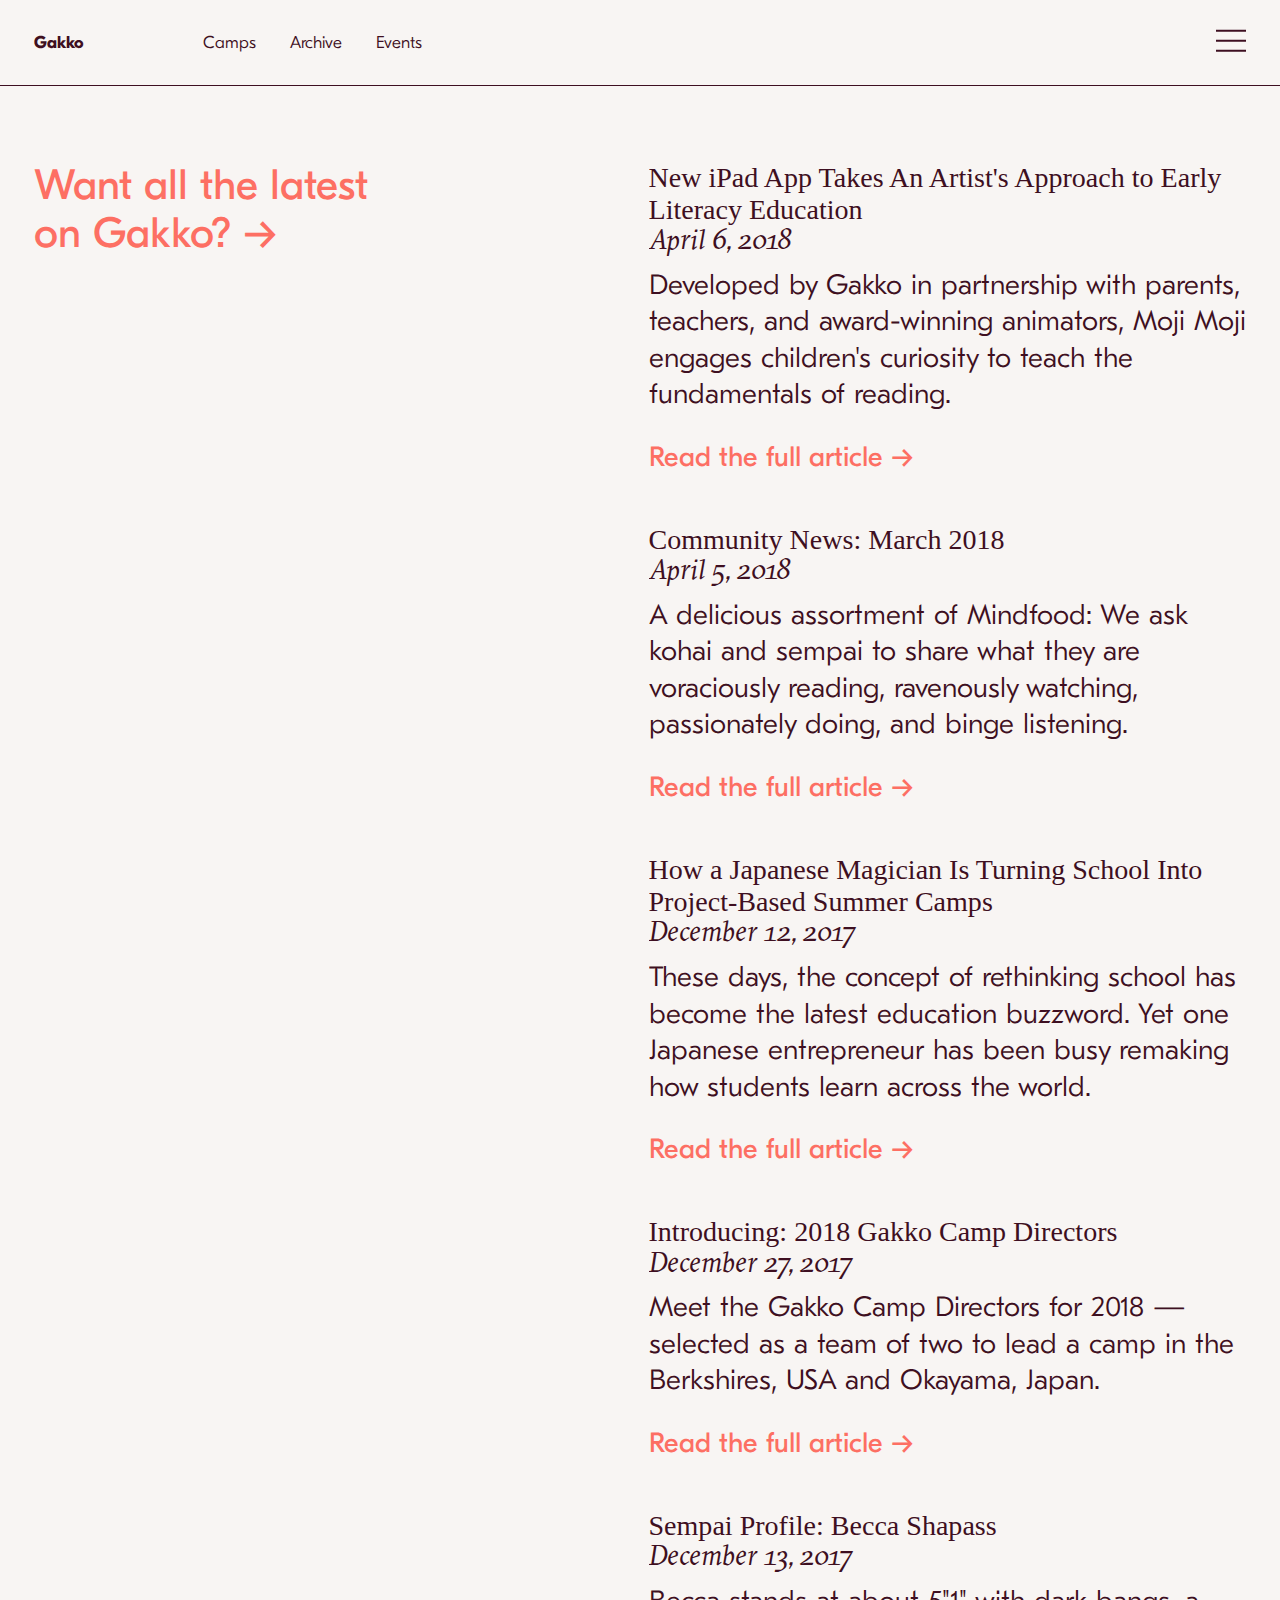
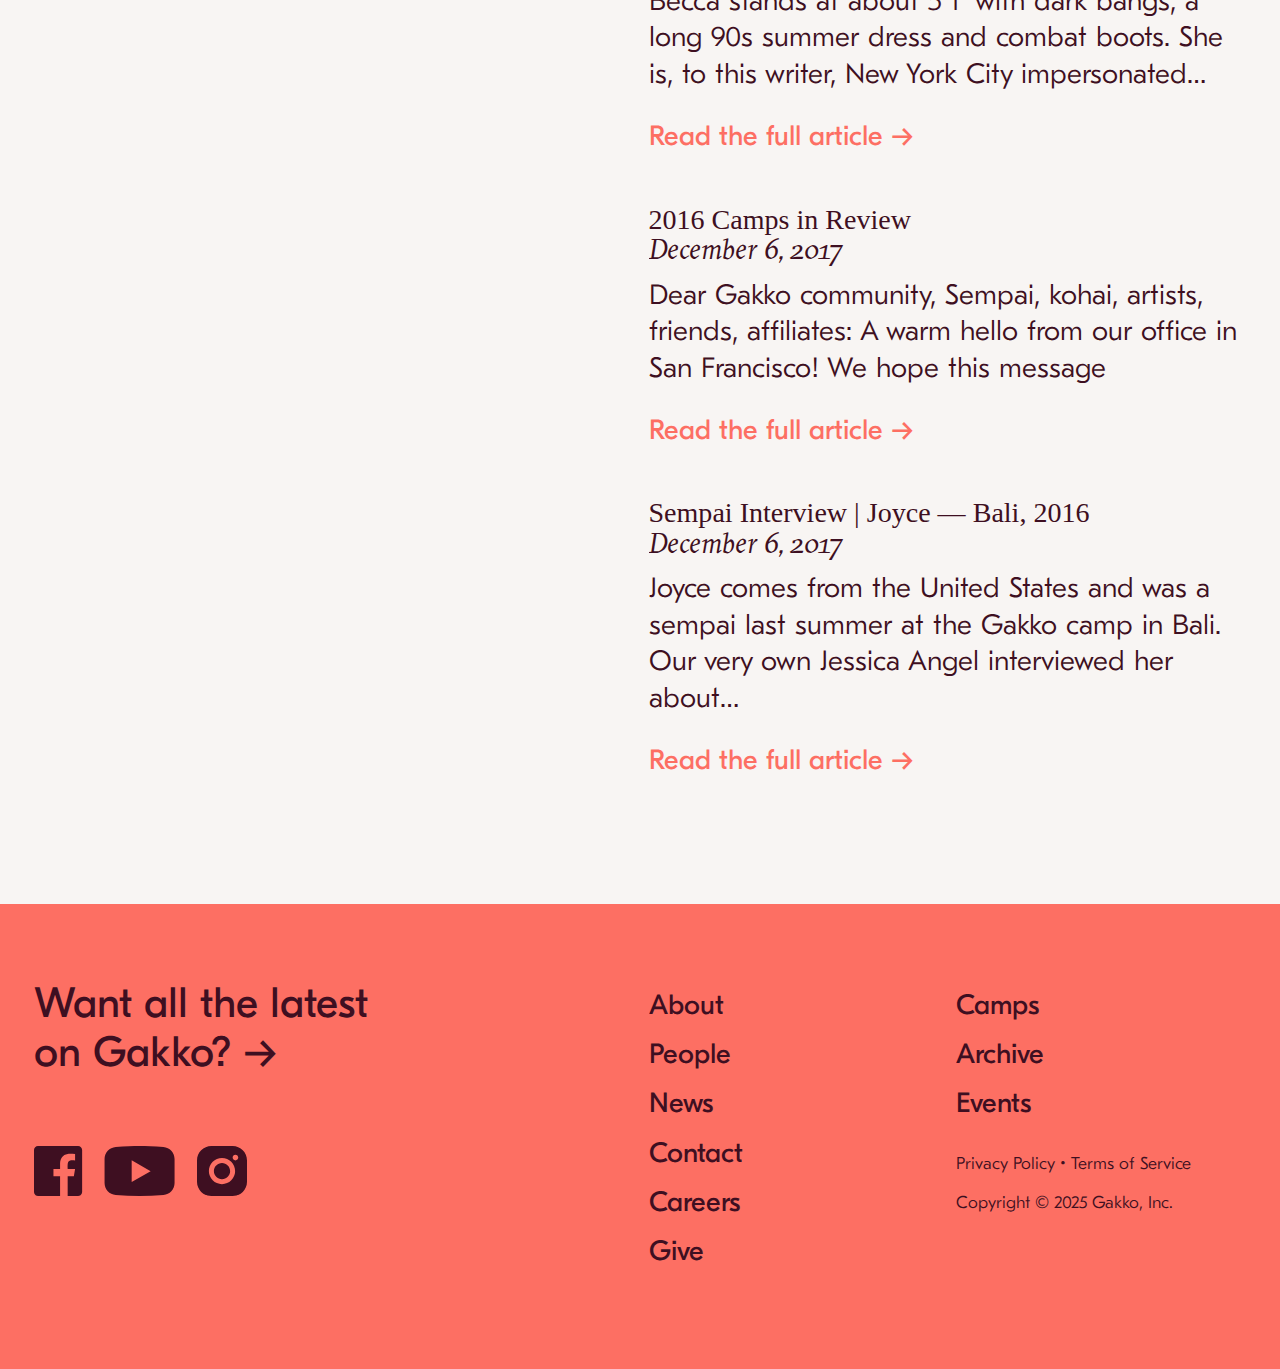
<file: news.html>
<!DOCTYPE html>
<html>
  <head>
    <meta charset="utf-8">
    <meta name="viewport"
      content="width=device-width, initial-scale=1, shrink-to-fit=no">
    <meta name="description" content="Get future-ready. Expert-led Summer Camps &amp;amp; Afterschool Programs for creative high school students who want to collaborate, create, celebrate and achieve.">

    <!-- Google Tag Manager -->
    <script>(function(w,d,s,l,i){w[l]=w[l]||[];w[l].push({'gtm.start': new Date().getTime(),event:'gtm.js'});var f=d.getElementsByTagName(s)[0],j=d.createElement(s),dl=l!='dataLayer'?'&l='+l:'';j.async=true;j.src='https://www.googletagmanager.com/gtm.js?id='+i+dl;f.parentNode.insertBefore(j,f);})(window,document,'script','dataLayer','GTM-TNSK68K');</script>
    <!-- End Google Tag Manager -->

    
    <title>Summer Camps &amp; Afterschool Ed for High Schoolers | Gakko</title>
    <meta name="csrf-param" content="authenticity_token" />
<meta name="csrf-token" content="vlBt7N31/64HJm+GCZpBxVy1gLMwPq/yfNsq4nlaSW9QDLBQDKF5aw3GfSBYvglMHnfRhq8zCmq3W3yRsPqGZQ==" />
    <link rel="stylesheet" media="all" href="assets/application-338c733ee8231b0f505cc32dd1d3bbc0b8290dd2b9dd9e888b176d6a7908ab15.css" />
    <script src="assets/application-17e6f783eb77bbfdaf0a5070fac8a2c44e7524efa80bf6dc742af01060c83520.js"></script>
    <link rel="shortcut icon" type="image/x-icon" href="assets/favicon-1280d684626f582a4393f93a22c1bf0b292de92bde6d599c4e2009372288c8f2.png" />
  </head>

  <body>
      <!-- Google Tag Manager (noscript) -->
      <noscript><iframe src="https://www.googletagmanager.com/ns.html?id=GTM-TNSK68K"
      height="0" width="0" style="display:none;visibility:hidden"></iframe></noscript>
      <!-- End Google Tag Manager (noscript) -->

      <main role="main">
        <header class="site-header js-site-header" id="site-header">
  <!-- <div class="site-banner" id="site-banner">
  <span class="left">
    <a href="https://www.kickstarter.com/projects/1198674507/moji-moji-thoughtful-early-learning?ref=eq3x3p&token=99220c52" class="link--light" target="__blank">
      Gakko's first early-literacy app for kids has launched on Kickstarter. Click to learn more and support us >
    </a>
  </span>
  <span class="right">
    <a class="close-button link--light" id="site-banner-close" href="#">✕</a>
  </span>
</div> -->
  <nav class="site-navigation">
    <a href="index.html">
      <span class="site-navigation__logo">
        Gakko
      </span>
    </a>

    <ul class="site-navigation__program-navigation">
      <li class="site-navigation__link-item">
        <a href="index.html" class="site-navigation__link">
          Camps
        </a>
      </li>

      <li class="site-navigation__link-item">
        <a href="archive.html" class="site-navigation__link">
          Archive
        </a>
      </li>

      <li class="site-navigation__link-item">
        <a href="/events" class="site-navigation__link">
          Events
        </a>
      </li>

    </ul>

    <!--
      <ul class="site-navigation__apply">
        <li class="site-navigation__link-item">
          <a href="https://hs.gakko.org/camp-application-page" class="link link--small">
            Apply to Summer Camp 2020 &rarr;
          </a>
        </li>
      </ul>
    -->

    <a href="news.html#" class="mega-menu-trigger js-mega-menu-open" id="hamburger">
      <svg xmlns="http://www.w3.org/2000/svg" width="30" height="32" viewBox="0 0 30 32">
  <g id="Page-1" fill="none" fill-rule="evenodd">
    <g id="icon-hamburger" fill="#3E0F21">
      <polygon id="bottom-line" points="0 27 30 27 30 25 0 25"></polygon>
      <polygon id="middle-line" points="0 17 30 17 30 15 0 15"></polygon>
      <polygon id="top-line" points="0 7 30 7 30 5 0 5"></polygon>
    </g>
  </g>
</svg>

    </a>

    <div class="mega-menu-container js-mega-menu">
  <nav class="mega-menu">
    <section class="mega-menu__column">
      <span class="mega-menu__strong">
        Gakko
      </span>
    </section>

    <section class="mega-menu__column">
      <ul class="mega-menu__link-list">
        <li class="mega-menu__link-item">
          <a href="about.html" class="mega-menu__link">
            About
          </a>
        </li>

        <li class="mega-menu__link-item">
          <a href="people.html" class="mega-menu__link">
            People
          </a>
        </li>

        <li class="mega-menu__link-item">
          <a href="news.html" class="mega-menu__link">
            News
          </a>
        </li>

        <li class="mega-menu__link-item">
          <a href="contact.html" class="mega-menu__link">
            Contact
          </a>
        </li>

        <li class="mega-menu__link-item">
          <a href="careers.html" class="mega-menu__link">
            Careers
          </a>
        </li>

        <li class="mega-menu__link-item">
          <a href="give.html" class="mega-menu__link">
            Give
          </a>
        </li>
      </ul>
    </section>

    <section class="mega-menu__column">
      <ul class="mega-menu__link-list">
        <li class="mega-menu__link-item">
          <a href="index.html" class="mega-menu__link">
            Camps
          </a>
        </li>
      </ul>

      <ul class="mega-menu__link-list">
        <li class="mega-menu__link-item">
          <a href="archive.html" class="mega-menu__link">
            Archive
          </a>
        </li>

        <li class="mega-menu__link-item mega-menu__link-item--secondary">
          <a href="archive.html#afterschool"
            class="mega-menu__link mega-menu__link--secondary">
            Classes
          </a>
        </li>

        <li class="mega-menu__link-item mega-menu__link-item--secondary">
          <a href="archive.html#digital"
            class="mega-menu__link mega-menu__link--secondary">
            Digital Learning
          </a>
        </li>
      </ul>

      <ul class="mega-menu__link-list">
        <li class="mega-menu__link-item">
          <a href="/events" class="mega-menu__link">
            Events
          </a>
        </li>
      </ul>
    </section>

    <!--
      <section class="mega-menu__column mega-menu__column--last">
        <a href="https://hs.gakko.org/camp-application-page" class="mega-menu__strong">
          Apply to Summer Camp 2019 &rarr;
        </a>
      </section>
    -->

    <a href="news.html#" class="mega-menu__close js-mega-menu-close">
      <svg xmlns="http://www.w3.org/2000/svg" width="30" height="32" viewBox="0 0 30 32">
  <g id="Page-1" fill="none" fill-rule="evenodd">
    <g id="icon-close" fill="#3E0F21">
      <polygon id="bottom-line" points="0 17 30 17 30 15 0 15" transform="rotate(45 15 16)"></polygon>
      <polygon id="top-line" points="0 17 30 17 30 15 0 15" transform="rotate(-45 15 16)"></polygon>
    </g>
  </g>
</svg>

    </a>
  </nav>
</div>

  </nav>
</header>


      <section class="page">
  <section class="page-content">
    <div class="grid">
      <div class="grid-item--2-up">
        <div class="newsletter">
  <a class="newsletter__heading" href="newsletter_sign_up.html">
    Want all the latest on Gakko? &rarr;
  </a>
</div>

      </div>

      <div class="grid-item--2-up">
        <div class="post-summary ">
  <span class="post-summary__title">
    New iPad App Takes An Artist's Approach to Early Literacy Education
  </span>

  <span class="post-summary__date">
    April 6, 2018
  </span>

  <p class="post-summary__summary">
    <p>Developed by Gakko in partnership with parents, teachers, and award-winning animators, Moji Moji engages children's curiosity to teach the fundamentals of reading.</p>
  </p>

  <a href="https://www.prnewswire.com/news-releases/english-releases/new-ipad-app-takes-an-artists-approach-to-early-literacy-education-300624892.html" class="post-summary__link" target="_blank">
      Read the full article &rarr;
  </a>
</div>


        <div class="post-summary ">
  <span class="post-summary__title">
    Community News: March 2018
  </span>

  <span class="post-summary__date">
    April 5, 2018
  </span>

  <p class="post-summary__summary">
    <p>A delicious assortment of Mindfood: We ask kohai and sempai to share what they are voraciously reading, ravenously watching, passionately doing, and binge listening.</p>
  </p>

  <a href="https://medium.com/gakko/kohai-jeppe-bali-16-creates-dilijan-collective-a-collaborative-learning-adventure-in-armenia-b80dc675d57b" class="post-summary__link" target="_blank">
      Read the full article &rarr;
  </a>
</div>


        <div class="post-summary ">
  <span class="post-summary__title">
    How a Japanese Magician Is Turning School Into Project-Based Summer Camps
  </span>

  <span class="post-summary__date">
    December 12, 2017
  </span>

  <p class="post-summary__summary">
    <p>These days, the concept of rethinking school has become the latest education buzzword. Yet one Japanese entrepreneur has been busy remaking how students learn across the world.</p>
  </p>

  <a href="https://www.edsurge.com/news/2017-12-12-how-a-japanese-magician-is-turning-school-into-project-based-summer-camps" class="post-summary__link" target="_blank">
      Read the full article &rarr;
  </a>
</div>


        <div class="post-summary ">
  <span class="post-summary__title">
    Introducing: 2018 Gakko Camp Directors
  </span>

  <span class="post-summary__date">
    December 27, 2017
  </span>

  <p class="post-summary__summary">
    <p>Meet the Gakko Camp Directors for 2018 — selected as a team of two to lead a camp in the Berkshires, USA and Okayama, Japan.</p>
  </p>

  <a href="https://medium.com/gakko/camp-directors-2018-a8e072500ab9" class="post-summary__link" target="_blank">
      Read the full article &rarr;
  </a>
</div>


        <div class="post-summary ">
  <span class="post-summary__title">
    Sempai Profile: Becca Shapass
  </span>

  <span class="post-summary__date">
    December 13, 2017
  </span>

  <p class="post-summary__summary">
    <p>Becca stands at about 5"1" with dark bangs, a long 90s summer dress and combat boots. She is, to this writer, New York City impersonated…</p>
  </p>

  <a href="https://medium.com/gakko/sempai-profile-becca-shapass-9693aebb6438" class="post-summary__link" target="_blank">
      Read the full article &rarr;
  </a>
</div>


        <div class="post-summary ">
  <span class="post-summary__title">
    2016 Camps in Review
  </span>

  <span class="post-summary__date">
    December 6, 2017
  </span>

  <p class="post-summary__summary">
    <p>Dear Gakko community, Sempai, kohai, artists, friends, affiliates: A warm hello from our office in San Francisco! We hope this message</p>
  </p>

  <a href="https://medium.com/gakko/2016-camps-in-review-664c88f8249" class="post-summary__link" target="_blank">
      Read the full article &rarr;
  </a>
</div>


        <div class="post-summary ">
  <span class="post-summary__title">
    Sempai Interview | Joyce — Bali, 2016
  </span>

  <span class="post-summary__date">
    December 6, 2017
  </span>

  <p class="post-summary__summary">
    <p>Joyce comes from the United States and was a sempai last summer at the Gakko camp in Bali. Our very own Jessica Angel interviewed her about…</p>
  </p>

  <a href="https://medium.com/gakko/sempai-interview-joyce-bali-2016-f7d49d7044af" class="post-summary__link" target="_blank">
      Read the full article &rarr;
  </a>
</div>

      </div>
    </div>
  </section>
</section>


        <footer class="page-section page-section--stand-out site-footer">
  <section class="page-content">
    <div class="grid">
      <div class="grid-item--2-up">
        <div class="newsletter">
  <a class="newsletter__heading" href="newsletter_sign_up.html">
    Want all the latest on Gakko? &rarr;
  </a>
</div>


        <div>
          <a href="https://www.facebook.com/GAKKOPROJECT/"
            target="_blank"
            class="site-footer__social-link">
            <svg xmlns="http://www.w3.org/2000/svg" width="49" height="50" viewBox="0 0 49 50">
  <g id="Page-1" fill="none" fill-rule="evenodd">
    <path id="icon-social-facebook" fill="#000" d="M4,0 L44.125,0 C46.334139,-4.05812251e-16 48.125,1.790861 48.125,4 L48.125,46 C48.125,48.209139 46.334139,50 44.125,50 L33.6701311,50 L33.6701311,30.2640206 L39.8430525,30.2640206 L41.0853795,23.0977958 L33.6701311,23.0977958 C33.5740331,20.9222161 33.5740331,19.4013363 33.6701311,18.5351563 C33.7903076,17.4519445 34.0319248,16.229361 34.5758929,15.5970982 C35.7723293,14.206461 37.9421582,13.8337397 41.0853795,14.4789342 L41.0853795,7.89341518 C37.3827863,7.72297233 34.9110368,7.72297233 33.6701311,7.89341518 C30.9167708,8.27159909 29.5858005,9.25522782 28.1710379,11.0173689 C27.0447426,12.4202128 26.0804967,14.9257115 26.0804967,17.308524 C26.0804967,18.8970657 26.0804967,20.8268229 26.0804967,23.0977958 L19.4468471,23.0977958 L19.4468471,30.2640206 L26.0804967,30.2640206 L26.0804967,50 L4,50 C1.790861,50 2.705415e-16,48.209139 0,46 L0,4 C-2.705415e-16,1.790861 1.790861,4.05812251e-16 4,0 Z"></path>
  </g>
</svg>

          </a>

          <a href="https://www.youtube.com/channel/UCns1cetVcpyZC0PLHg4aFZQ"
            target="_blank"
            class="site-footer__social-link">
            <svg xmlns="http://www.w3.org/2000/svg" width="71" height="50" viewBox="0 0 71 50">
  <g id="Page-1" fill="none" fill-rule="evenodd">
    <path id="icon-social-youtube" fill="#000" d="M11.7346528,1.0095901 C21.1975114,0.336530035 29.1401272,0 35.5625,0 C41.9848729,0 49.9274887,0.336530038 59.3903474,1.00959012 C65.6847827,1.45729175 70.5625,6.69426658 70.5625,13.0046036 L70.5625008,37.1249088 C70.5625008,43.4221514 65.7043682,48.6529175 59.4242836,49.117461 C51.4703557,49.7058203 43.5164279,50 35.5625,50 C27.6085723,50 19.6546445,49.7058204 11.7007168,49.1174611 C5.42063236,48.6529178 0.5625,43.422152 0.5625,37.1249097 L0.562496052,13.0046075 C0.562496052,6.6942682 5.4402151,1.45729146 11.7346528,1.0095901 Z M27.6796171,14.3068182 L27.6796171,36.0759494 L46.6324373,25.1913838 L27.6796171,14.3068182 Z"></path>
  </g>
</svg>

          </a>

          <a href="https://www.instagram.com/gakko/"
            target="_blank"
            class="site-footer__social-link">
            <svg xmlns="http://www.w3.org/2000/svg" width="50" height="50" viewBox="0 0 50 50">
  <g id="Page-1" fill="none" fill-rule="evenodd">
    <path id="icon-social-instagram" fill="#000" d="M14.375,0 L35.625,-1.77635684e-15 C43.5640933,-3.23474462e-15 50,6.43590672 50,14.375 L50,35.625 C50,43.5640933 43.5640933,50 35.625,50 L14.375,50 C6.43590672,50 -8.04098322e-16,43.5640933 -1.77635684e-15,35.625 L-1.77635684e-15,14.375 C-2.74861536e-15,6.43590672 6.43590672,-3.17969064e-16 14.375,-1.77635684e-15 Z M38.4375,14.375 C39.9908009,14.375 41.25,13.1158009 41.25,11.5625 C41.25,10.0091991 39.9908009,8.75 38.4375,8.75 C36.8841991,8.75 35.625,10.0091991 35.625,11.5625 C35.625,13.1158009 36.8841991,14.375 38.4375,14.375 Z M25,38.125 C32.2487373,38.125 38.125,32.2487373 38.125,25 C38.125,17.7512627 32.2487373,11.875 25,11.875 C17.7512627,11.875 11.875,17.7512627 11.875,25 C11.875,32.2487373 17.7512627,38.125 25,38.125 Z M25,33.125 C20.5126864,33.125 16.875,29.4873136 16.875,25 C16.875,20.5126864 20.5126864,16.875 25,16.875 C29.4873136,16.875 33.125,20.5126864 33.125,25 C33.125,29.4873136 29.4873136,33.125 25,33.125 Z"></path>
  </g>
</svg>

          </a>
        </div>
      </div>

      <div class="grid-item--2-up">
        <nav class="grid">
          <div class="grid-item--2-up">
            <ul class="site-footer__link-list">
              <li class="site-footer__link-list-item">
                <a href="about.html" class="site-footer__link">
                  About
                </a>
              </li>

              <li class="site-footer__link-list-item">
                <a href="people.html" class="site-footer__link">
                  People
                </a>
              </li>

              <li class="site-footer__link-list-item">
                <a href="news.html" class="site-footer__link">
                  News
                </a>
              </li>

              <li class="site-footer__link-list-item">
                <a href="contact.html" class="site-footer__link">
                  Contact
                </a>
              </li>

              <li class="site-footer__link-list-item">
                <a href="careers.html" class="site-footer__link">
                  Careers
                </a>
              </li>

              <li class="site-footer__link-list-item">
                <a href="give.html" class="site-footer__link">
                  Give
                </a>
              </li>
            </ul>
          </div>

          <div class="grid-item--2-up">
            <ul class="site-footer__link-list">
              <li class="site-footer__link-list-item">
                <a href="index.html" class="site-footer__link">
                  Camps
                </a>
              </li>

              <li class="site-footer__link-list-item">
                <a href="archive.html" class="site-footer__link">
                  Archive
                </a>
              </li>

              <li class="site-footer__link-list-item">
                <a href="/events" class="site-footer__link">
                  Events
                </a>
              </li>

              <li class="site-footer__copyright">
                <a href="privacy.html" class="site-footer__link" target="__blank">
                  Privacy Policy
                </a>
                &bull;
                <a href="terms.html" class="site-footer__link" target="__blank">
                  Terms of Service
                </a>
                <br/><br/>
                Copyright &copy; 2025
                Gakko, Inc.
              </li>
            </ul>
          </div>
        </nav>
      </div>
    </div>
  </section>
</footer>

    </main>

        <script type="text/javascript">
    !function(){var analytics=window.analytics=window.analytics||[];if(!analytics.initialize)if(analytics.invoked)window.console&&console.error&&console.error("Segment snippet included twice.");else{analytics.invoked=!0;analytics.methods=["trackSubmit","trackClick","trackLink","trackForm","pageview","identify","reset","group","track","ready","alias","debug","page","once","off","on"];analytics.factory=function(t){return function(){var e=Array.prototype.slice.call(arguments);e.unshift(t);analytics.push(e);return analytics}};for(var t=0;t<analytics.methods.length;t++){var e=analytics.methods[t];analytics[e]=analytics.factory(e)}analytics.load=function(t){var e=document.createElement("script");e.type="text/javascript";e.async=!0;e.src=("https:"===document.location.protocol?"https://":"http://")+"cdn.segment.com/analytics.js/v1/"+t+"/analytics.min.js";var n=document.getElementsByTagName("script")[0];n.parentNode.insertBefore(e,n)};analytics.SNIPPET_VERSION="4.0.0";
    analytics.load("SEGMENT_KEY");
    analytics.page();
    }}();
  </script>

<!-- Start of HubSpot Embed Code -->
<script
  type="text/javascript"
  id="hs-script-loader"
  async
  defer
  src="http://js.hs-scripts.com/5352152.js"
>

</script>
<!-- End of HubSpot Embed Code -->

  </body>
</html>
</file>
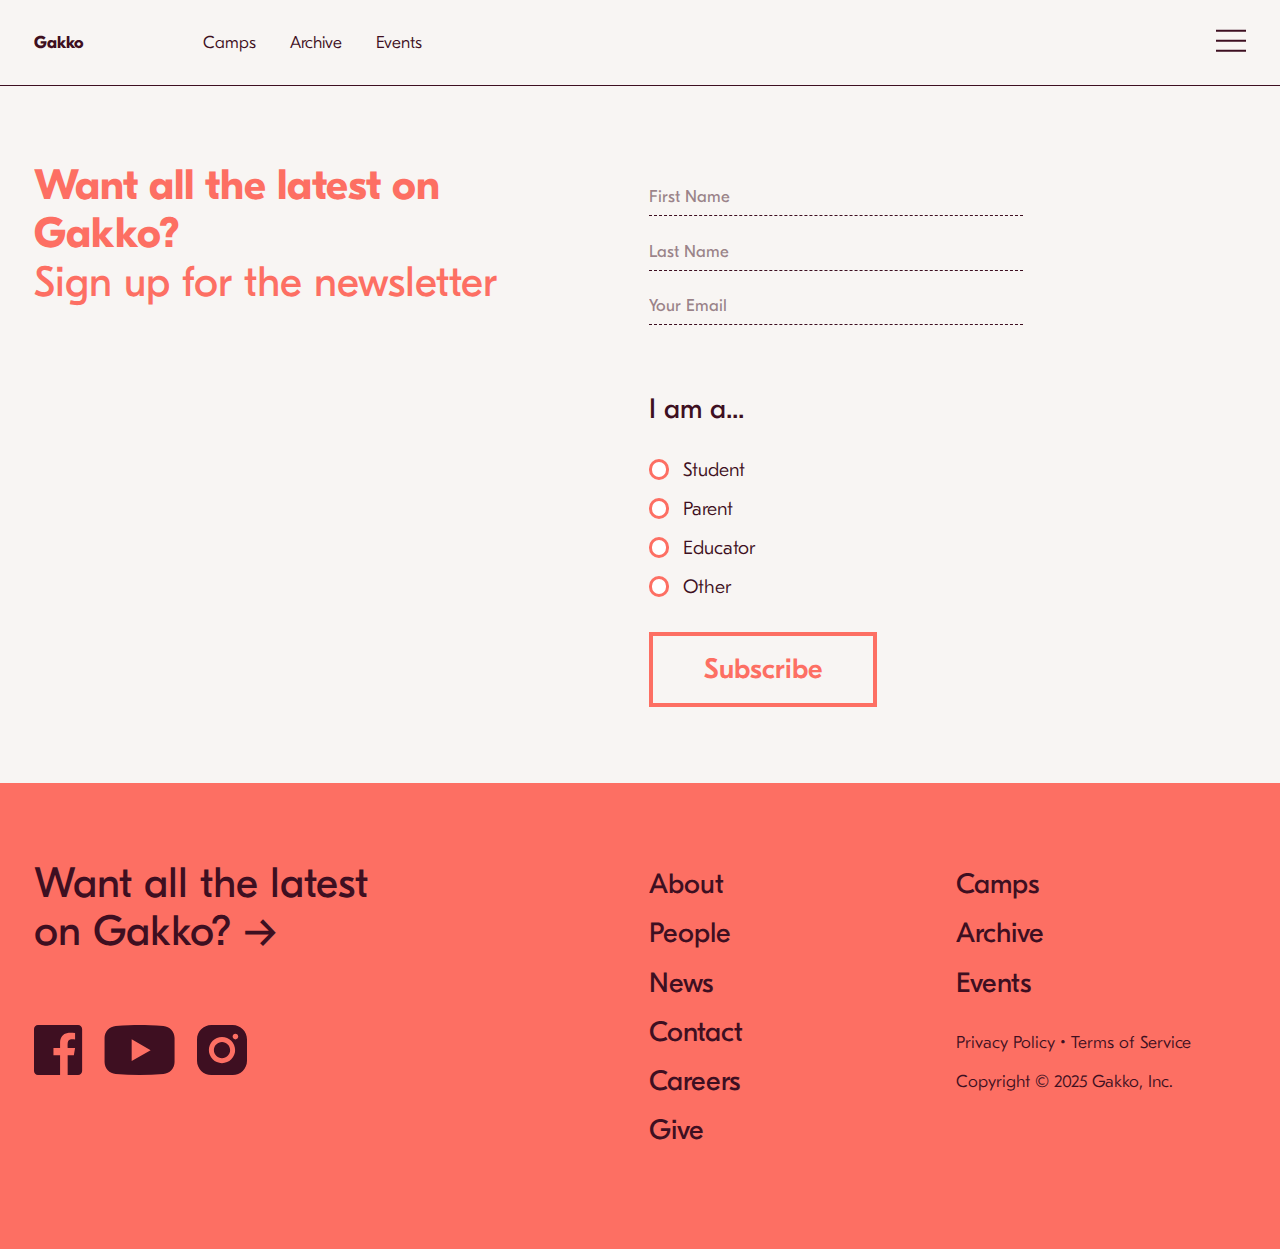
<file: newsletter_sign_up.html>
<!DOCTYPE html>
<html>
  <head>
    <meta charset="utf-8">
    <meta name="viewport"
      content="width=device-width, initial-scale=1, shrink-to-fit=no">
    <meta name="description" content="Get future-ready. Expert-led Summer Camps &amp;amp; Afterschool Programs for creative high school students who want to collaborate, create, celebrate and achieve.">

    <!-- Google Tag Manager -->
    <script>(function(w,d,s,l,i){w[l]=w[l]||[];w[l].push({'gtm.start': new Date().getTime(),event:'gtm.js'});var f=d.getElementsByTagName(s)[0],j=d.createElement(s),dl=l!='dataLayer'?'&l='+l:'';j.async=true;j.src='https://www.googletagmanager.com/gtm.js?id='+i+dl;f.parentNode.insertBefore(j,f);})(window,document,'script','dataLayer','GTM-TNSK68K');</script>
    <!-- End Google Tag Manager -->

    
    <title>Summer Camps &amp; Afterschool Ed for High Schoolers | Gakko</title>
    <meta name="csrf-param" content="authenticity_token" />
<meta name="csrf-token" content="RwZLz0XPY16Dtj4KJdgB+xniy6VwznhLWZkp6nAJJoypWpZzlJvlm4lWLKx0/ElyWyCakO/D3dOSGX+Zuanphg==" />
    <link rel="stylesheet" media="all" href="assets/application-338c733ee8231b0f505cc32dd1d3bbc0b8290dd2b9dd9e888b176d6a7908ab15.css" />
    <script src="assets/application-17e6f783eb77bbfdaf0a5070fac8a2c44e7524efa80bf6dc742af01060c83520.js"></script>
    <link rel="shortcut icon" type="image/x-icon" href="assets/favicon-1280d684626f582a4393f93a22c1bf0b292de92bde6d599c4e2009372288c8f2.png" />
  </head>

  <body>
      <!-- Google Tag Manager (noscript) -->
      <noscript><iframe src="https://www.googletagmanager.com/ns.html?id=GTM-TNSK68K"
      height="0" width="0" style="display:none;visibility:hidden"></iframe></noscript>
      <!-- End Google Tag Manager (noscript) -->

      <main role="main">
        <header class="site-header js-site-header" id="site-header">
  <!-- <div class="site-banner" id="site-banner">
  <span class="left">
    <a href="https://www.kickstarter.com/projects/1198674507/moji-moji-thoughtful-early-learning?ref=eq3x3p&token=99220c52" class="link--light" target="__blank">
      Gakko's first early-literacy app for kids has launched on Kickstarter. Click to learn more and support us >
    </a>
  </span>
  <span class="right">
    <a class="close-button link--light" id="site-banner-close" href="#">✕</a>
  </span>
</div> -->
  <nav class="site-navigation">
    <a href="index.html">
      <span class="site-navigation__logo">
        Gakko
      </span>
    </a>

    <ul class="site-navigation__program-navigation">
      <li class="site-navigation__link-item">
        <a href="index.html" class="site-navigation__link">
          Camps
        </a>
      </li>

      <li class="site-navigation__link-item">
        <a href="archive.html" class="site-navigation__link">
          Archive
        </a>
      </li>

      <li class="site-navigation__link-item">
        <a href="/events" class="site-navigation__link">
          Events
        </a>
      </li>

    </ul>

    <!--
      <ul class="site-navigation__apply">
        <li class="site-navigation__link-item">
          <a href="https://hs.gakko.org/camp-application-page" class="link link--small">
            Apply to Summer Camp 2020 &rarr;
          </a>
        </li>
      </ul>
    -->

    <a href="newsletter_sign_up.html#" class="mega-menu-trigger js-mega-menu-open" id="hamburger">
      <svg xmlns="http://www.w3.org/2000/svg" width="30" height="32" viewBox="0 0 30 32">
  <g id="Page-1" fill="none" fill-rule="evenodd">
    <g id="icon-hamburger" fill="#3E0F21">
      <polygon id="bottom-line" points="0 27 30 27 30 25 0 25"></polygon>
      <polygon id="middle-line" points="0 17 30 17 30 15 0 15"></polygon>
      <polygon id="top-line" points="0 7 30 7 30 5 0 5"></polygon>
    </g>
  </g>
</svg>

    </a>

    <div class="mega-menu-container js-mega-menu">
  <nav class="mega-menu">
    <section class="mega-menu__column">
      <span class="mega-menu__strong">
        Gakko
      </span>
    </section>

    <section class="mega-menu__column">
      <ul class="mega-menu__link-list">
        <li class="mega-menu__link-item">
          <a href="about.html" class="mega-menu__link">
            About
          </a>
        </li>

        <li class="mega-menu__link-item">
          <a href="people.html" class="mega-menu__link">
            People
          </a>
        </li>

        <li class="mega-menu__link-item">
          <a href="news.html" class="mega-menu__link">
            News
          </a>
        </li>

        <li class="mega-menu__link-item">
          <a href="contact.html" class="mega-menu__link">
            Contact
          </a>
        </li>

        <li class="mega-menu__link-item">
          <a href="careers.html" class="mega-menu__link">
            Careers
          </a>
        </li>

        <li class="mega-menu__link-item">
          <a href="give.html" class="mega-menu__link">
            Give
          </a>
        </li>
      </ul>
    </section>

    <section class="mega-menu__column">
      <ul class="mega-menu__link-list">
        <li class="mega-menu__link-item">
          <a href="index.html" class="mega-menu__link">
            Camps
          </a>
        </li>
      </ul>

      <ul class="mega-menu__link-list">
        <li class="mega-menu__link-item">
          <a href="archive.html" class="mega-menu__link">
            Archive
          </a>
        </li>

        <li class="mega-menu__link-item mega-menu__link-item--secondary">
          <a href="archive.html#afterschool"
            class="mega-menu__link mega-menu__link--secondary">
            Classes
          </a>
        </li>

        <li class="mega-menu__link-item mega-menu__link-item--secondary">
          <a href="archive.html#digital"
            class="mega-menu__link mega-menu__link--secondary">
            Digital Learning
          </a>
        </li>
      </ul>

      <ul class="mega-menu__link-list">
        <li class="mega-menu__link-item">
          <a href="/events" class="mega-menu__link">
            Events
          </a>
        </li>
      </ul>
    </section>

    <!--
      <section class="mega-menu__column mega-menu__column--last">
        <a href="https://hs.gakko.org/camp-application-page" class="mega-menu__strong">
          Apply to Summer Camp 2019 &rarr;
        </a>
      </section>
    -->

    <a href="newsletter_sign_up.html#" class="mega-menu__close js-mega-menu-close">
      <svg xmlns="http://www.w3.org/2000/svg" width="30" height="32" viewBox="0 0 30 32">
  <g id="Page-1" fill="none" fill-rule="evenodd">
    <g id="icon-close" fill="#3E0F21">
      <polygon id="bottom-line" points="0 17 30 17 30 15 0 15" transform="rotate(45 15 16)"></polygon>
      <polygon id="top-line" points="0 17 30 17 30 15 0 15" transform="rotate(-45 15 16)"></polygon>
    </g>
  </g>
</svg>

    </a>
  </nav>
</div>

  </nav>
</header>


      <main class="page">
  <div class="flash flash--success js-flash" id="mce-success-response"></div>
  <div class="flash flash--error js-flash" id="mce-error-response"></div>

  <section class="page-content">
    <div class="grid">
      <div class="grid-item--2-up">
        <span class="heading heading--strong heading--no-margin u-width-reading">
          Want all the latest on Gakko?
        </span>

        <span class="heading u-width-reading">
          Sign up for the newsletter
        </span>
      </div>

      <div class="grid-item--2-up">
        <form
          action="https://gakkoproject.us4.list-manage.com/subscribe/post?MAILCHIMP_NEWSLETTER_URL_PARAMS"
          method="post" id="mc-embedded-subscribe-form"
          name="mc-embedded-subscribe-form" class="validate" target="_blank"
          novalidate>

          <div class="u-margin-bottom--large">
            <div class="mc-field-group">
              <input type="text" name="FNAME" id="mce-FNAME"
                class="newsletter__input" placeholder="First Name" >
            </div>

            <div class="mc-field-group">
              <input type="text" name="LNAME" id="mce-LNAME"
                class="newsletter__input" placeholder="Last Name">
            </div>
            <div class="mc-field-group">
              <input type="email" name="EMAIL" class="newsletter__input required"
                placeholder="Your Email" id="mce-EMAIL">
            </div>
          </div>

          <div class="text u-margin-bottom">
            <span class="title">
              I am a...
            </span>
          </div>      

          <div class="mc-field-group input-group u-margin-bottom">
            <ul class="newsletter__checkbox-list text text--small">
              <li class="checkbox-with-label">
                <input type="checkbox" value="16" name="group[69652][16]"
                  class="checkbox-with-label__checkbox"
                  id="mce-group[22757]-22757-0">
                <label for="mce-group[22757]-22757-0"
                  class="checkbox-with-label__label">
                  Student
                </label>
              </li>

              <li class="checkbox-with-label">
                <input type="checkbox" value="32" name="group[69652][32]"
                  class="checkbox-with-label__checkbox"
                  id="mce-group[22757]-22757-1">
                <label for="mce-group[22757]-22757-1"
                  class="checkbox-with-label__label">
                  Parent
                </label>
              </li>

              <li class="checkbox-with-label">
                <input type="checkbox" value="64" name="group[69652][64]"
                  class="checkbox-with-label__checkbox"
                  id="mce-group[22757]-22757-2">
                <label for="mce-group[22757]-22757-2"
                  class="checkbox-with-label__label">
                  Educator
                </label>
              </li>

              <li class="checkbox-with-label">
                <input type="checkbox" value="128" name="group[69652][128]"
                  class="checkbox-with-label__checkbox"
                  id="mce-group[22757]-22757-3">
                <label for="mce-group[22757]-22757-3"
                  class="checkbox-with-label__label">
                  Other
                </label>
              </li>
            </ul>
          </div>

          <div id="mce-responses" class="clear">
          </div>

          <div style="position: absolute; left: -5000px;" aria-hidden="true">
            <input type="text" name="b_fa4319fecd8b40e74b6a3ee7b_477d0e625d"
              tabindex="-1" value="">
          </div>

          <input type="submit"
            value="Subscribe" name="subscribe"
            id="mc-embedded-subscribe" class="button">
        </form>

        <script type='text/javascript' src='http://s3.amazonaws.com/downloads.mailchimp.com/js/mc-validate.js'></script>
<script type='text/javascript'>
  (function($) {window.fnames = new Array(); window.ftypes = new Array();fnames[0]='EMAIL';ftypes[0]='email';fnames[1]='FNAME';ftypes[1]='text';fnames[2]='LNAME';ftypes[2]='text';fnames[3]='MMERGE3';ftypes[3]='text';fnames[4]='MMERGE4';ftypes[4]='text';fnames[5]='MMERGE5';ftypes[5]='text';fnames[6]='MMERGE6';ftypes[6]='text';fnames[7]='MMERGE7';ftypes[7]='text';fnames[8]='MMERGE8';ftypes[8]='text';fnames[9]='MMERGE9';ftypes[9]='text';fnames[10]='MMERGE10';ftypes[10]='text';fnames[11]='MMERGE11';ftypes[11]='text';fnames[12]='MMERGE12';ftypes[12]='text';fnames[13]='MMERGE13';ftypes[13]='text';fnames[14]='MMERGE14';ftypes[14]='text';fnames[15]='MMERGE15';ftypes[15]='text';fnames[16]='MMERGE16';ftypes[16]='text';}(jQuery));var $mcj = jQuery.noConflict(true);
</script>

      </div>
    </div>
  </section>
</main>


        <footer class="page-section page-section--stand-out site-footer">
  <section class="page-content">
    <div class="grid">
      <div class="grid-item--2-up">
        <div class="newsletter">
  <a class="newsletter__heading" href="newsletter_sign_up.html">
    Want all the latest on Gakko? &rarr;
  </a>
</div>


        <div>
          <a href="https://www.facebook.com/GAKKOPROJECT/"
            target="_blank"
            class="site-footer__social-link">
            <svg xmlns="http://www.w3.org/2000/svg" width="49" height="50" viewBox="0 0 49 50">
  <g id="Page-1" fill="none" fill-rule="evenodd">
    <path id="icon-social-facebook" fill="#000" d="M4,0 L44.125,0 C46.334139,-4.05812251e-16 48.125,1.790861 48.125,4 L48.125,46 C48.125,48.209139 46.334139,50 44.125,50 L33.6701311,50 L33.6701311,30.2640206 L39.8430525,30.2640206 L41.0853795,23.0977958 L33.6701311,23.0977958 C33.5740331,20.9222161 33.5740331,19.4013363 33.6701311,18.5351563 C33.7903076,17.4519445 34.0319248,16.229361 34.5758929,15.5970982 C35.7723293,14.206461 37.9421582,13.8337397 41.0853795,14.4789342 L41.0853795,7.89341518 C37.3827863,7.72297233 34.9110368,7.72297233 33.6701311,7.89341518 C30.9167708,8.27159909 29.5858005,9.25522782 28.1710379,11.0173689 C27.0447426,12.4202128 26.0804967,14.9257115 26.0804967,17.308524 C26.0804967,18.8970657 26.0804967,20.8268229 26.0804967,23.0977958 L19.4468471,23.0977958 L19.4468471,30.2640206 L26.0804967,30.2640206 L26.0804967,50 L4,50 C1.790861,50 2.705415e-16,48.209139 0,46 L0,4 C-2.705415e-16,1.790861 1.790861,4.05812251e-16 4,0 Z"></path>
  </g>
</svg>

          </a>

          <a href="https://www.youtube.com/channel/UCns1cetVcpyZC0PLHg4aFZQ"
            target="_blank"
            class="site-footer__social-link">
            <svg xmlns="http://www.w3.org/2000/svg" width="71" height="50" viewBox="0 0 71 50">
  <g id="Page-1" fill="none" fill-rule="evenodd">
    <path id="icon-social-youtube" fill="#000" d="M11.7346528,1.0095901 C21.1975114,0.336530035 29.1401272,0 35.5625,0 C41.9848729,0 49.9274887,0.336530038 59.3903474,1.00959012 C65.6847827,1.45729175 70.5625,6.69426658 70.5625,13.0046036 L70.5625008,37.1249088 C70.5625008,43.4221514 65.7043682,48.6529175 59.4242836,49.117461 C51.4703557,49.7058203 43.5164279,50 35.5625,50 C27.6085723,50 19.6546445,49.7058204 11.7007168,49.1174611 C5.42063236,48.6529178 0.5625,43.422152 0.5625,37.1249097 L0.562496052,13.0046075 C0.562496052,6.6942682 5.4402151,1.45729146 11.7346528,1.0095901 Z M27.6796171,14.3068182 L27.6796171,36.0759494 L46.6324373,25.1913838 L27.6796171,14.3068182 Z"></path>
  </g>
</svg>

          </a>

          <a href="https://www.instagram.com/gakko/"
            target="_blank"
            class="site-footer__social-link">
            <svg xmlns="http://www.w3.org/2000/svg" width="50" height="50" viewBox="0 0 50 50">
  <g id="Page-1" fill="none" fill-rule="evenodd">
    <path id="icon-social-instagram" fill="#000" d="M14.375,0 L35.625,-1.77635684e-15 C43.5640933,-3.23474462e-15 50,6.43590672 50,14.375 L50,35.625 C50,43.5640933 43.5640933,50 35.625,50 L14.375,50 C6.43590672,50 -8.04098322e-16,43.5640933 -1.77635684e-15,35.625 L-1.77635684e-15,14.375 C-2.74861536e-15,6.43590672 6.43590672,-3.17969064e-16 14.375,-1.77635684e-15 Z M38.4375,14.375 C39.9908009,14.375 41.25,13.1158009 41.25,11.5625 C41.25,10.0091991 39.9908009,8.75 38.4375,8.75 C36.8841991,8.75 35.625,10.0091991 35.625,11.5625 C35.625,13.1158009 36.8841991,14.375 38.4375,14.375 Z M25,38.125 C32.2487373,38.125 38.125,32.2487373 38.125,25 C38.125,17.7512627 32.2487373,11.875 25,11.875 C17.7512627,11.875 11.875,17.7512627 11.875,25 C11.875,32.2487373 17.7512627,38.125 25,38.125 Z M25,33.125 C20.5126864,33.125 16.875,29.4873136 16.875,25 C16.875,20.5126864 20.5126864,16.875 25,16.875 C29.4873136,16.875 33.125,20.5126864 33.125,25 C33.125,29.4873136 29.4873136,33.125 25,33.125 Z"></path>
  </g>
</svg>

          </a>
        </div>
      </div>

      <div class="grid-item--2-up">
        <nav class="grid">
          <div class="grid-item--2-up">
            <ul class="site-footer__link-list">
              <li class="site-footer__link-list-item">
                <a href="about.html" class="site-footer__link">
                  About
                </a>
              </li>

              <li class="site-footer__link-list-item">
                <a href="people.html" class="site-footer__link">
                  People
                </a>
              </li>

              <li class="site-footer__link-list-item">
                <a href="news.html" class="site-footer__link">
                  News
                </a>
              </li>

              <li class="site-footer__link-list-item">
                <a href="contact.html" class="site-footer__link">
                  Contact
                </a>
              </li>

              <li class="site-footer__link-list-item">
                <a href="careers.html" class="site-footer__link">
                  Careers
                </a>
              </li>

              <li class="site-footer__link-list-item">
                <a href="give.html" class="site-footer__link">
                  Give
                </a>
              </li>
            </ul>
          </div>

          <div class="grid-item--2-up">
            <ul class="site-footer__link-list">
              <li class="site-footer__link-list-item">
                <a href="index.html" class="site-footer__link">
                  Camps
                </a>
              </li>

              <li class="site-footer__link-list-item">
                <a href="archive.html" class="site-footer__link">
                  Archive
                </a>
              </li>

              <li class="site-footer__link-list-item">
                <a href="/events" class="site-footer__link">
                  Events
                </a>
              </li>

              <li class="site-footer__copyright">
                <a href="privacy.html" class="site-footer__link" target="__blank">
                  Privacy Policy
                </a>
                &bull;
                <a href="terms.html" class="site-footer__link" target="__blank">
                  Terms of Service
                </a>
                <br/><br/>
                Copyright &copy; 2025
                Gakko, Inc.
              </li>
            </ul>
          </div>
        </nav>
      </div>
    </div>
  </section>
</footer>

    </main>

        <script type="text/javascript">
    !function(){var analytics=window.analytics=window.analytics||[];if(!analytics.initialize)if(analytics.invoked)window.console&&console.error&&console.error("Segment snippet included twice.");else{analytics.invoked=!0;analytics.methods=["trackSubmit","trackClick","trackLink","trackForm","pageview","identify","reset","group","track","ready","alias","debug","page","once","off","on"];analytics.factory=function(t){return function(){var e=Array.prototype.slice.call(arguments);e.unshift(t);analytics.push(e);return analytics}};for(var t=0;t<analytics.methods.length;t++){var e=analytics.methods[t];analytics[e]=analytics.factory(e)}analytics.load=function(t){var e=document.createElement("script");e.type="text/javascript";e.async=!0;e.src=("https:"===document.location.protocol?"https://":"http://")+"cdn.segment.com/analytics.js/v1/"+t+"/analytics.min.js";var n=document.getElementsByTagName("script")[0];n.parentNode.insertBefore(e,n)};analytics.SNIPPET_VERSION="4.0.0";
    analytics.load("SEGMENT_KEY");
    analytics.page();
    }}();
  </script>

<!-- Start of HubSpot Embed Code -->
<script
  type="text/javascript"
  id="hs-script-loader"
  async
  defer
  src="http://js.hs-scripts.com/5352152.js"
>

</script>
<!-- End of HubSpot Embed Code -->

  </body>
</html>
</file>
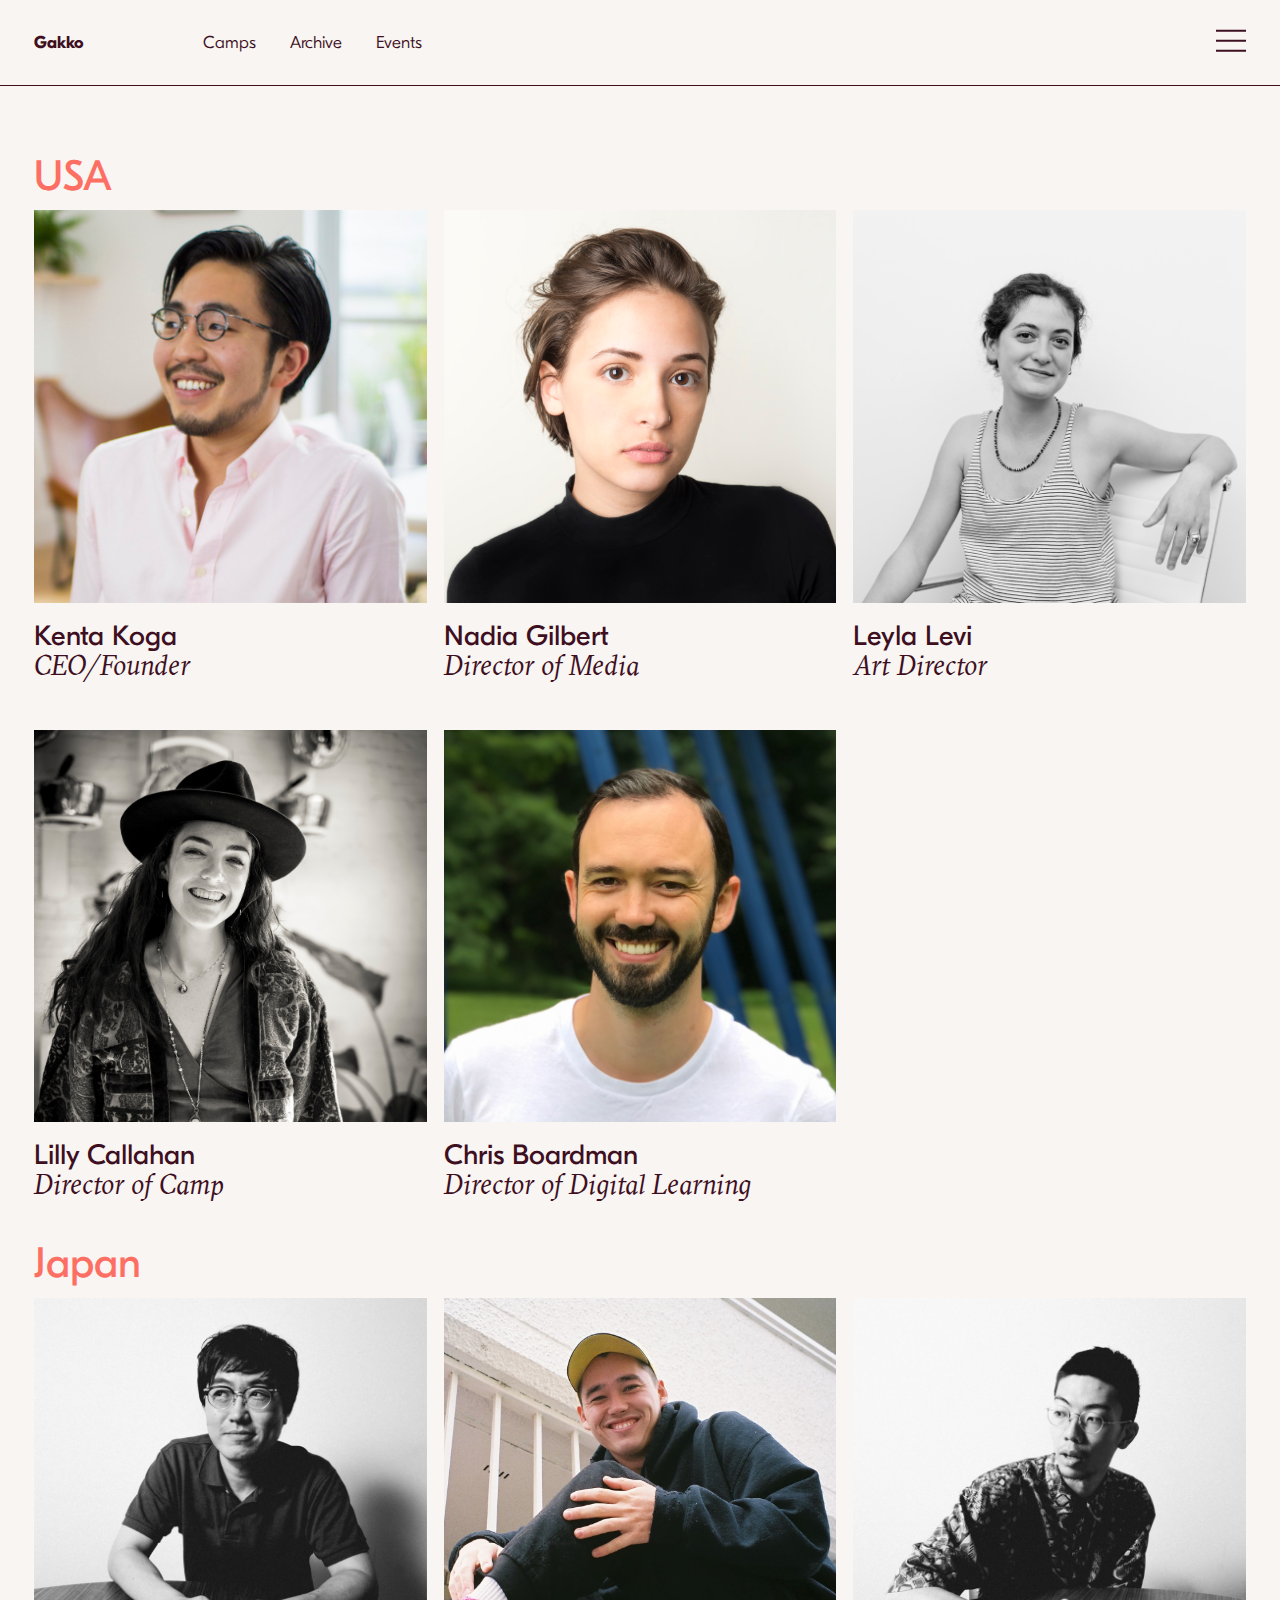
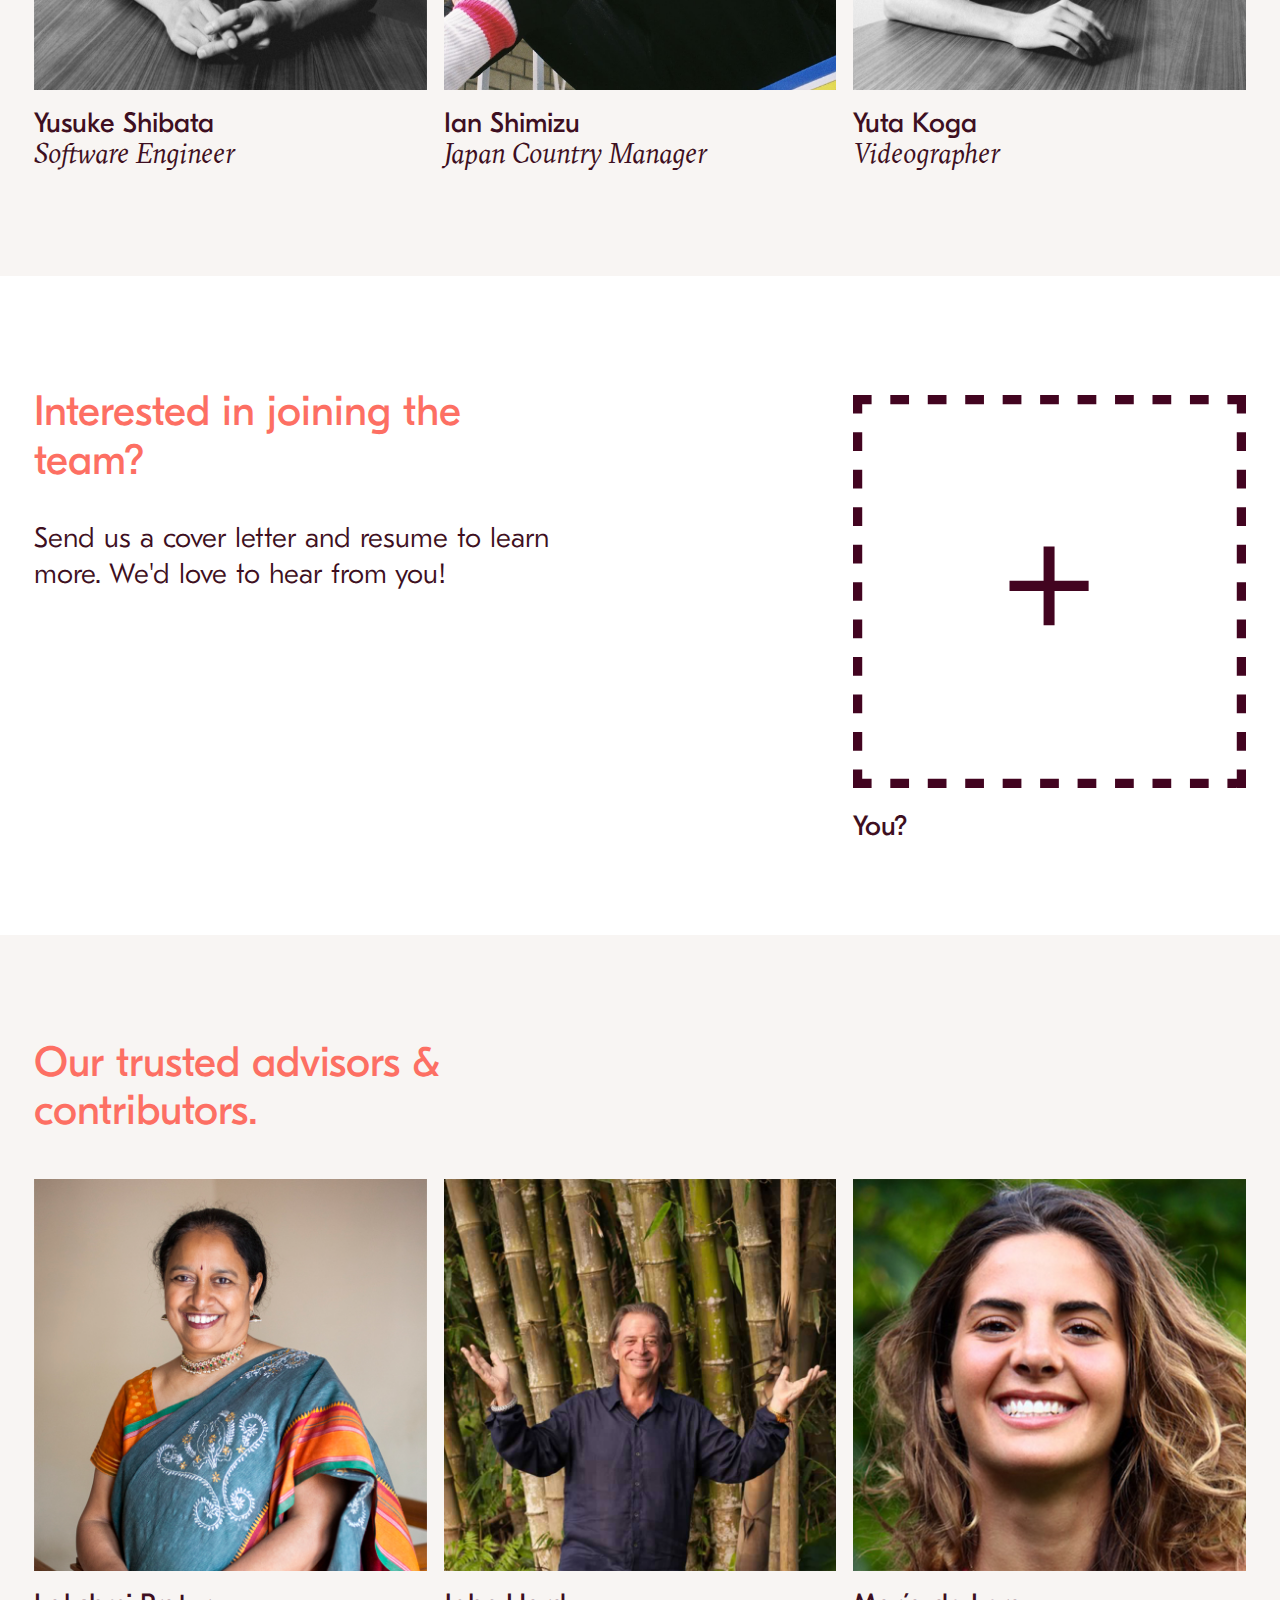
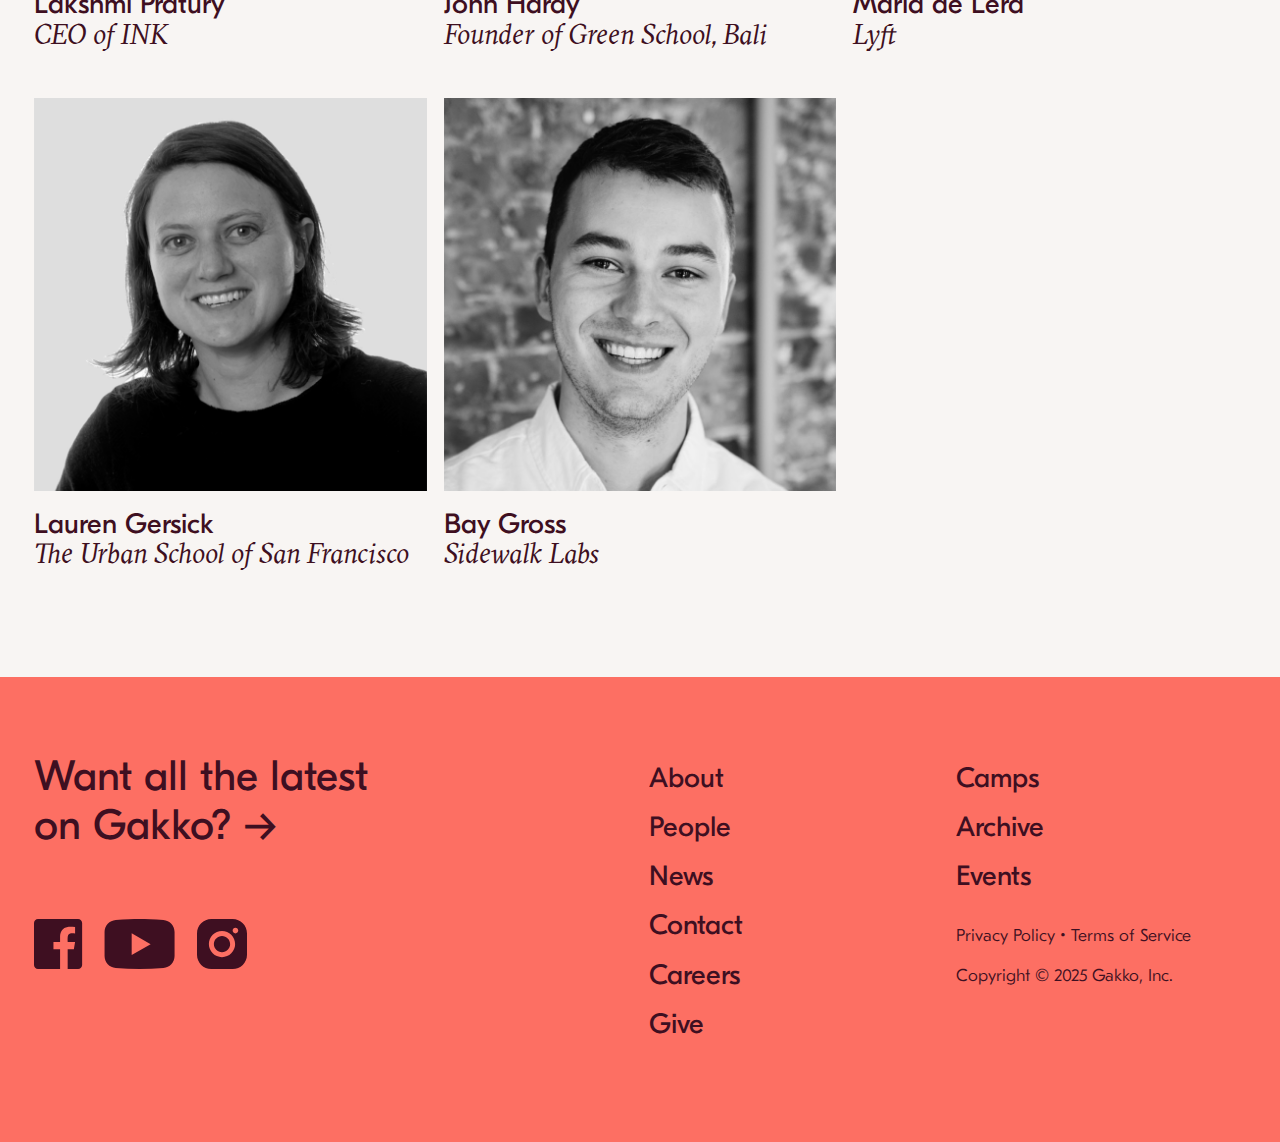
<file: people.html>
<!DOCTYPE html>
<html>
  <head>
    <meta charset="utf-8">
    <meta name="viewport"
      content="width=device-width, initial-scale=1, shrink-to-fit=no">
    <meta name="description" content="An international team dedicated to future-ready education through expert-led, experiential, joyful learning.">

    <!-- Google Tag Manager -->
    <script>(function(w,d,s,l,i){w[l]=w[l]||[];w[l].push({'gtm.start': new Date().getTime(),event:'gtm.js'});var f=d.getElementsByTagName(s)[0],j=d.createElement(s),dl=l!='dataLayer'?'&l='+l:'';j.async=true;j.src='https://www.googletagmanager.com/gtm.js?id='+i+dl;f.parentNode.insertBefore(j,f);})(window,document,'script','dataLayer','GTM-TNSK68K');</script>
    <!-- End Google Tag Manager -->

    
    <title>People | Gakko</title>
    <meta name="csrf-param" content="authenticity_token" />
<meta name="csrf-token" content="drrxHGRNHMALTew1/SQSRkN9LIdwjk7sXnkyiyw4Ns6Y5iygtRmaBQGt/pOsAFrPAb99su+D63SV+WT45Zj5xA==" />
    <link rel="stylesheet" media="all" href="assets/application-338c733ee8231b0f505cc32dd1d3bbc0b8290dd2b9dd9e888b176d6a7908ab15.css" />
    <script src="assets/application-17e6f783eb77bbfdaf0a5070fac8a2c44e7524efa80bf6dc742af01060c83520.js"></script>
    <link rel="shortcut icon" type="image/x-icon" href="assets/favicon-1280d684626f582a4393f93a22c1bf0b292de92bde6d599c4e2009372288c8f2.png" />
  </head>

  <body>
      <!-- Google Tag Manager (noscript) -->
      <noscript><iframe src="https://www.googletagmanager.com/ns.html?id=GTM-TNSK68K"
      height="0" width="0" style="display:none;visibility:hidden"></iframe></noscript>
      <!-- End Google Tag Manager (noscript) -->

      <main role="main">
        <header class="site-header js-site-header" id="site-header">
  <!-- <div class="site-banner" id="site-banner">
  <span class="left">
    <a href="https://www.kickstarter.com/projects/1198674507/moji-moji-thoughtful-early-learning?ref=eq3x3p&token=99220c52" class="link--light" target="__blank">
      Gakko's first early-literacy app for kids has launched on Kickstarter. Click to learn more and support us >
    </a>
  </span>
  <span class="right">
    <a class="close-button link--light" id="site-banner-close" href="#">✕</a>
  </span>
</div> -->
  <nav class="site-navigation">
    <a href="index.html">
      <span class="site-navigation__logo">
        Gakko
      </span>
    </a>

    <ul class="site-navigation__program-navigation">
      <li class="site-navigation__link-item">
        <a href="index.html" class="site-navigation__link">
          Camps
        </a>
      </li>

      <li class="site-navigation__link-item">
        <a href="archive.html" class="site-navigation__link">
          Archive
        </a>
      </li>

      <li class="site-navigation__link-item">
        <a href="/events" class="site-navigation__link">
          Events
        </a>
      </li>

    </ul>

    <!--
      <ul class="site-navigation__apply">
        <li class="site-navigation__link-item">
          <a href="https://hs.gakko.org/camp-application-page" class="link link--small">
            Apply to Summer Camp 2020 &rarr;
          </a>
        </li>
      </ul>
    -->

    <a href="people.html#" class="mega-menu-trigger js-mega-menu-open" id="hamburger">
      <svg xmlns="http://www.w3.org/2000/svg" width="30" height="32" viewBox="0 0 30 32">
  <g id="Page-1" fill="none" fill-rule="evenodd">
    <g id="icon-hamburger" fill="#3E0F21">
      <polygon id="bottom-line" points="0 27 30 27 30 25 0 25"></polygon>
      <polygon id="middle-line" points="0 17 30 17 30 15 0 15"></polygon>
      <polygon id="top-line" points="0 7 30 7 30 5 0 5"></polygon>
    </g>
  </g>
</svg>

    </a>

    <div class="mega-menu-container js-mega-menu">
  <nav class="mega-menu">
    <section class="mega-menu__column">
      <span class="mega-menu__strong">
        Gakko
      </span>
    </section>

    <section class="mega-menu__column">
      <ul class="mega-menu__link-list">
        <li class="mega-menu__link-item">
          <a href="about.html" class="mega-menu__link">
            About
          </a>
        </li>

        <li class="mega-menu__link-item">
          <a href="people.html" class="mega-menu__link">
            People
          </a>
        </li>

        <li class="mega-menu__link-item">
          <a href="news.html" class="mega-menu__link">
            News
          </a>
        </li>

        <li class="mega-menu__link-item">
          <a href="contact.html" class="mega-menu__link">
            Contact
          </a>
        </li>

        <li class="mega-menu__link-item">
          <a href="careers.html" class="mega-menu__link">
            Careers
          </a>
        </li>

        <li class="mega-menu__link-item">
          <a href="give.html" class="mega-menu__link">
            Give
          </a>
        </li>
      </ul>
    </section>

    <section class="mega-menu__column">
      <ul class="mega-menu__link-list">
        <li class="mega-menu__link-item">
          <a href="index.html" class="mega-menu__link">
            Camps
          </a>
        </li>
      </ul>

      <ul class="mega-menu__link-list">
        <li class="mega-menu__link-item">
          <a href="archive.html" class="mega-menu__link">
            Archive
          </a>
        </li>

        <li class="mega-menu__link-item mega-menu__link-item--secondary">
          <a href="archive.html#afterschool"
            class="mega-menu__link mega-menu__link--secondary">
            Classes
          </a>
        </li>

        <li class="mega-menu__link-item mega-menu__link-item--secondary">
          <a href="archive.html#digital"
            class="mega-menu__link mega-menu__link--secondary">
            Digital Learning
          </a>
        </li>
      </ul>

      <ul class="mega-menu__link-list">
        <li class="mega-menu__link-item">
          <a href="/events" class="mega-menu__link">
            Events
          </a>
        </li>
      </ul>
    </section>

    <!--
      <section class="mega-menu__column mega-menu__column--last">
        <a href="https://hs.gakko.org/camp-application-page" class="mega-menu__strong">
          Apply to Summer Camp 2019 &rarr;
        </a>
      </section>
    -->

    <a href="people.html#" class="mega-menu__close js-mega-menu-close">
      <svg xmlns="http://www.w3.org/2000/svg" width="30" height="32" viewBox="0 0 30 32">
  <g id="Page-1" fill="none" fill-rule="evenodd">
    <g id="icon-close" fill="#3E0F21">
      <polygon id="bottom-line" points="0 17 30 17 30 15 0 15" transform="rotate(45 15 16)"></polygon>
      <polygon id="top-line" points="0 17 30 17 30 15 0 15" transform="rotate(-45 15 16)"></polygon>
    </g>
  </g>
</svg>

    </a>
  </nav>
</div>

  </nav>
</header>


      
<section class="page">
  <section class="page-content">
    <div><span class="heading heading--no-margin"> USA </span></div>
    <section class="grid grid--3-up">
        <div class="grid-item--3-up">
          
<div class="person-tile
  js-person-tile person-tile--has-bio">
    <div class="person-tile__image-container">
      <img src="assets/people/kenta_koga-6e2282af417c37afcd4f863695475150a05b3337113a975f0a0dc16dd1f73ca8.jpg" alt="Kenta koga" />

        <div class="person-tile__bio text">
          <p>
            Before founding Gakko to empower education through technology, Kenta worked at Palantir Technologies and some startups. In addition to making learning a creative experience, Kenta is a professional magician.  His degree is from Yale University, where he was encouraged to pursue his entrepreneurial dreams.
          </p>
        </div>
      </div>


  <div class="person-tile__meta" style="">
      <span class="person-tile__name">
        Kenta Koga
      </span>

      <span class="person-tile__title">
        CEO/Founder
      </span>

      <span class="person-tile__company">
        
      </span>

      <p class="text">
        
      </p>

  </div>
</div>

        </div>
        <div class="grid-item--3-up">
          
<div class="person-tile
  js-person-tile person-tile--has-bio">
    <div class="person-tile__image-container">
      <img src="assets/people/nadia_gilbert-bd11033dfc3ec2b8762e5d27df7d8fcd14b4f50574215905842844cbb5616868.jpg" alt="Nadia gilbert" />

        <div class="person-tile__bio text">
          <p>
            Nadia Irshaid Gilbert is a Palestinian-American director of photography and filmmaker. They graduated in 2016 from Tisch school of the arts with a BFA in Film and TV. Most recently, Nadia served as Director of Photography on Lola, Girl Got a Gun (dir. Emily Elizabeth Thomas), which was selected for Cannes Short Film Corner, Harlem International Film Festival, and Victoria Texas Film Festival; Independently, they are currently working on a documentary project with Gaza refugees in Jordan.
          </p>
        </div>
      </div>


  <div class="person-tile__meta" style="">
      <span class="person-tile__name">
        Nadia Gilbert
      </span>

      <span class="person-tile__title">
        Director of Media
      </span>

      <span class="person-tile__company">
        
      </span>

      <p class="text">
        
      </p>

  </div>
</div>

        </div>
        <div class="grid-item--3-up">
          
<div class="person-tile
  js-person-tile person-tile--has-bio">
    <div class="person-tile__image-container">
      <img src="assets/people/leyla_levi-0d2f5af71f303db6a5dba9b3b845e4fb1d3f88791016c8d35af5c6ce711378f0.jpg" alt="Leyla levi" />

        <div class="person-tile__bio text">
          <p>
            Leyla thinks at the intersection of architecture, theater and education. With a degree in architectural studies from Yale, she has four years of experience with Gakko as a Sempai to the camp initiative.
          </p>
        </div>
      </div>


  <div class="person-tile__meta" style="">
      <span class="person-tile__name">
        Leyla Levi
      </span>

      <span class="person-tile__title">
        Art Director
      </span>

      <span class="person-tile__company">
        
      </span>

      <p class="text">
        
      </p>

  </div>
</div>

        </div>
        <div class="grid-item--3-up">
          
<div class="person-tile
  js-person-tile person-tile--has-bio">
    <div class="person-tile__image-container">
      <img src="assets/people/lilly_callahan-d97ec35bc1cef078beaf659071606e144c0774c14dbb9723d65e2fc0a2542b17.jpg" alt="Lilly callahan" />

        <div class="person-tile__bio text">
          <p>
            Lilly's professional (and personal) background is nothing if not diverse! Prior to joining the Gakko team, Lilly dabbled in education and non-profit, the restaurant and hospitality industry, and tech. She has studied Theater, Anthropology and Business. Lilly is keenly interested in human beings, how they learn, transform and grow. She loves creating spaces and curating events where people can explore who they are, and who they want to be. Now part of the Gakko project, she is bringing together her myriad of experience and passions to inspire meaningful learning, connection, and experiences.
          </p>
        </div>
      </div>


  <div class="person-tile__meta" style="">
      <span class="person-tile__name">
        Lilly Callahan
      </span>

      <span class="person-tile__title">
        Director of Camp
      </span>

      <span class="person-tile__company">
        
      </span>

      <p class="text">
        
      </p>

  </div>
</div>

        </div>
        <div class="grid-item--3-up">
          
<div class="person-tile
  js-person-tile person-tile--has-bio">
    <div class="person-tile__image-container">
      <img src="assets/people/chris_boardman-bb5c8a2089fb0813c0fa098fa33d0a4465e038cf370a0aa51a58c2ca6d187000.jpg" alt="Chris boardman" />

        <div class="person-tile__bio text">
          <p>
            Chris leads Gakko's Digital Learning team who are creating meaningful experiences for early learners. Previously at Skillshare he led product and engineering for their suite of educational mobile apps. He started his career as an engineer and also studied Digital Design in the UK.
          </p>
        </div>
      </div>


  <div class="person-tile__meta" style="">
      <span class="person-tile__name">
        Chris Boardman
      </span>

      <span class="person-tile__title">
        Director of Digital Learning
      </span>

      <span class="person-tile__company">
        
      </span>

      <p class="text">
        
      </p>

  </div>
</div>

        </div>
    </section>

    <div><span class="heading heading--no-margin"> Japan </span></div>
    <section class="grid grid--3-up">
        <div class="grid-item--3-up">
          
<div class="person-tile
  js-person-tile person-tile--has-bio">
    <div class="person-tile__image-container">
      <img src="assets/people/yusuke_shibata-2938a0144e035fb8e0f59692730bcfb7fef361b02fba8f7fb776344410eed7c9.jpg" alt="Yusuke shibata" />

        <div class="person-tile__bio text">
          <p>
            After studying computer science at Tokyo University, Yusuke founded and served as lead engineer at Semitransparent Design. Before joining Gakko, he worked on multiple digital media art projects internationally.
          </p>
        </div>
      </div>


  <div class="person-tile__meta" style="">
      <span class="person-tile__name">
        Yusuke Shibata
      </span>

      <span class="person-tile__title">
        Software Engineer
      </span>

      <span class="person-tile__company">
        
      </span>

      <p class="text">
        
      </p>

  </div>
</div>

        </div>
        <div class="grid-item--3-up">
          
<div class="person-tile
  js-person-tile person-tile--has-bio">
    <div class="person-tile__image-container">
      <img src="assets/people/ian_shimizu-4ec78998516e5d3c19d634f85154597415e7ca8824fdbfa851388de4c66be9e2.jpg" alt="Ian shimizu" />

        <div class="person-tile__bio text">
          <p>
            Ian heads partnerships and coordination in Japan. Previous to joining Gakko, he launched the Japan chapter of 350.org, one of the largest environmental NGO's in the world. He is interested in environmental sustainability, travel, and music.
          </p>
        </div>
      </div>


  <div class="person-tile__meta" style="">
      <span class="person-tile__name">
        Ian Shimizu
      </span>

      <span class="person-tile__title">
        Japan Country Manager
      </span>

      <span class="person-tile__company">
        
      </span>

      <p class="text">
        
      </p>

  </div>
</div>

        </div>
        <div class="grid-item--3-up">
          
<div class="person-tile
  js-person-tile person-tile--has-bio">
    <div class="person-tile__image-container">
      <img src="assets/people/yuta_koga-13abf965998a94cfe650909a9f498c31d15c54ffd1b755cdd848f6be31c58df0.jpg" alt="Yuta koga" />

        <div class="person-tile__bio text">
          <p>
            Yuta is an actor, videographer and tap dancer based in Tokyo. Outside of Gakko, he splits his time between Tokyo and Europe, working on various film projects as an actor and/or cinematographer.
          </p>
        </div>
      </div>


  <div class="person-tile__meta" style="">
      <span class="person-tile__name">
        Yuta Koga
      </span>

      <span class="person-tile__title">
        Videographer
      </span>

      <span class="person-tile__company">
        
      </span>

      <p class="text">
        
      </p>

  </div>
</div>

        </div>

    </section>
  </section>

  <section class="page-section page-section--light">
    <section class="page-content">
      <section class="grid grid--space-between grid--2-up">
        <div class="grid-item--2-up">
          <h2 class="heading heading--section">
            Interested in joining the team?
          </h2>

          <p class="u-width-reading text">
            Send us a cover letter and resume to learn more. We&#39;d love to hear from you!
          </p>
        </div>

        <div class="grid-item--3-up u-margin-top--medium">
          <div class="person-tile">
            <img src="assets/job-opening-0a880b8ba6abe817fae5db8e928369d65116429e9b62aed63aa55591ebca6cc3.svg" alt="Job opening" />

            <div class="person-tile__meta">
              <span class="person-tile__name">
                You?
              </span>
            </div>
          </div>
        </div>
      </section>
    </section>
  </section>

  <section class="page-section">
    <section class="page-content">
      <h2 class="heading heading--section">
        Our trusted advisors &amp; contributors.
      </h2>

      <section class="grid grid--3-up">
          <div class="grid-item--3-up">
            
<div class="person-tile
  js-person-tile person-tile--has-bio">
    <div class="person-tile__image-container">
      <img src="assets/people/lakshmi_pratury-24388190ab8aaa004b3a062a5bbed37b4b2f4d0aac695aa5adfff19e6fc35a72.jpg" alt="Lakshmi pratury" />

        <div class="person-tile__bio text">
          <p>
            Lakshmi is an entrepreneur, curator, interviewer, and speaker. After more than 20 years in leading roles in tech, venture capital, and non-profits, she founded INK, India’s foremost platform for the exchange of cutting-edge ideas.
          </p>
        </div>
      </div>


  <div class="person-tile__meta" style="">
      <span class="person-tile__name">
        Lakshmi Pratury
      </span>

      <span class="person-tile__title">
        CEO of INK
      </span>

      <span class="person-tile__company">
        
      </span>

      <p class="text">
        
      </p>

  </div>
</div>

          </div>
          <div class="grid-item--3-up">
            
<div class="person-tile
  js-person-tile person-tile--has-bio">
    <div class="person-tile__image-container">
      <img src="assets/people/john_hardy-524be1fad5a28216667b17560d0500b5f0c047721ed48f470a3f44001bfbc85f.jpg" alt="John hardy" />

        <div class="person-tile__bio text">
          <p>
            An artist and entrepreneur, John dedicates himself to building a more sustainable world through education and design. He and his wife Cynthia conceived and created the Green School in Bali, Indonesia to deliver pioneering education.
          </p>
        </div>
      </div>


  <div class="person-tile__meta" style="">
      <span class="person-tile__name">
        John Hardy
      </span>

      <span class="person-tile__title">
        Founder of Green School, Bali
      </span>

      <span class="person-tile__company">
        
      </span>

      <p class="text">
        
      </p>

  </div>
</div>

          </div>
          <div class="grid-item--3-up">
            
<div class="person-tile
  js-person-tile person-tile--has-bio">
    <div class="person-tile__image-container">
      <img src="assets/people/maria_de_lera-bff670a2775b83108937e445776c51d651f3bb7c3a83c7b78d8698259c394323.jpg" alt="Maria de lera" />

        <div class="person-tile__bio text">
          <p>
            María wants to use technology as a force for social change. An early GAKKO ambassador, she brings her experiences in operations strategy at Lyft and technology investment banking at Credit Suisse to her role as the team's Strategic Advisor.
          </p>
        </div>
      </div>


  <div class="person-tile__meta" style="">
      <span class="person-tile__name">
        María de Lera
      </span>

      <span class="person-tile__title">
        Lyft
      </span>

      <span class="person-tile__company">
        
      </span>

      <p class="text">
        
      </p>

  </div>
</div>

          </div>
          <div class="grid-item--3-up">
            
<div class="person-tile
  js-person-tile person-tile--has-bio">
    <div class="person-tile__image-container">
      <img src="assets/people/lauren_gersick-79f9fbf2f7d572015424386a1adec1cdd5d9a912d1c02bb6092fe5df8316160f.jpg" alt="Lauren gersick" />

        <div class="person-tile__bio text">
          <p>
            Lauren has worked in college counseling for over a decade, with a deep interest in the creative paths of students. Since 2013, she has been at The Urban School of San Francisco, where she is currently Co-director of College Counseling.
          </p>
        </div>
      </div>


  <div class="person-tile__meta" style="">
      <span class="person-tile__name">
        Lauren Gersick
      </span>

      <span class="person-tile__title">
        The Urban School of San Francisco
      </span>

      <span class="person-tile__company">
        
      </span>

      <p class="text">
        
      </p>

  </div>
</div>

          </div>
          <div class="grid-item--3-up">
            
<div class="person-tile
  js-person-tile person-tile--has-bio">
    <div class="person-tile__image-container">
      <img src="assets/people/bay_gross-38fe43c0a7f6d7fcaf445af3ce893c5e1a550dfd8efec1261cfcc76de303c126.jpg" alt="Bay gross" />

        <div class="person-tile__bio text">
          <p>
            Bay is a product manager and technology enthusiast who has worked with Google in New York, India, and Switzerland. He currently works for a Venture Capital firm in Manhattan and enjoys working closely with great startups.
          </p>
        </div>
      </div>


  <div class="person-tile__meta" style="">
      <span class="person-tile__name">
        Bay Gross
      </span>

      <span class="person-tile__title">
        Sidewalk Labs
      </span>

      <span class="person-tile__company">
        
      </span>

      <p class="text">
        
      </p>

  </div>
</div>

          </div>
      </section>
    </section>
  </section>
</section>


        <footer class="page-section page-section--stand-out site-footer">
  <section class="page-content">
    <div class="grid">
      <div class="grid-item--2-up">
        <div class="newsletter">
  <a class="newsletter__heading" href="newsletter_sign_up.html">
    Want all the latest on Gakko? &rarr;
  </a>
</div>


        <div>
          <a href="https://www.facebook.com/GAKKOPROJECT/"
            target="_blank"
            class="site-footer__social-link">
            <svg xmlns="http://www.w3.org/2000/svg" width="49" height="50" viewBox="0 0 49 50">
  <g id="Page-1" fill="none" fill-rule="evenodd">
    <path id="icon-social-facebook" fill="#000" d="M4,0 L44.125,0 C46.334139,-4.05812251e-16 48.125,1.790861 48.125,4 L48.125,46 C48.125,48.209139 46.334139,50 44.125,50 L33.6701311,50 L33.6701311,30.2640206 L39.8430525,30.2640206 L41.0853795,23.0977958 L33.6701311,23.0977958 C33.5740331,20.9222161 33.5740331,19.4013363 33.6701311,18.5351563 C33.7903076,17.4519445 34.0319248,16.229361 34.5758929,15.5970982 C35.7723293,14.206461 37.9421582,13.8337397 41.0853795,14.4789342 L41.0853795,7.89341518 C37.3827863,7.72297233 34.9110368,7.72297233 33.6701311,7.89341518 C30.9167708,8.27159909 29.5858005,9.25522782 28.1710379,11.0173689 C27.0447426,12.4202128 26.0804967,14.9257115 26.0804967,17.308524 C26.0804967,18.8970657 26.0804967,20.8268229 26.0804967,23.0977958 L19.4468471,23.0977958 L19.4468471,30.2640206 L26.0804967,30.2640206 L26.0804967,50 L4,50 C1.790861,50 2.705415e-16,48.209139 0,46 L0,4 C-2.705415e-16,1.790861 1.790861,4.05812251e-16 4,0 Z"></path>
  </g>
</svg>

          </a>

          <a href="https://www.youtube.com/channel/UCns1cetVcpyZC0PLHg4aFZQ"
            target="_blank"
            class="site-footer__social-link">
            <svg xmlns="http://www.w3.org/2000/svg" width="71" height="50" viewBox="0 0 71 50">
  <g id="Page-1" fill="none" fill-rule="evenodd">
    <path id="icon-social-youtube" fill="#000" d="M11.7346528,1.0095901 C21.1975114,0.336530035 29.1401272,0 35.5625,0 C41.9848729,0 49.9274887,0.336530038 59.3903474,1.00959012 C65.6847827,1.45729175 70.5625,6.69426658 70.5625,13.0046036 L70.5625008,37.1249088 C70.5625008,43.4221514 65.7043682,48.6529175 59.4242836,49.117461 C51.4703557,49.7058203 43.5164279,50 35.5625,50 C27.6085723,50 19.6546445,49.7058204 11.7007168,49.1174611 C5.42063236,48.6529178 0.5625,43.422152 0.5625,37.1249097 L0.562496052,13.0046075 C0.562496052,6.6942682 5.4402151,1.45729146 11.7346528,1.0095901 Z M27.6796171,14.3068182 L27.6796171,36.0759494 L46.6324373,25.1913838 L27.6796171,14.3068182 Z"></path>
  </g>
</svg>

          </a>

          <a href="https://www.instagram.com/gakko/"
            target="_blank"
            class="site-footer__social-link">
            <svg xmlns="http://www.w3.org/2000/svg" width="50" height="50" viewBox="0 0 50 50">
  <g id="Page-1" fill="none" fill-rule="evenodd">
    <path id="icon-social-instagram" fill="#000" d="M14.375,0 L35.625,-1.77635684e-15 C43.5640933,-3.23474462e-15 50,6.43590672 50,14.375 L50,35.625 C50,43.5640933 43.5640933,50 35.625,50 L14.375,50 C6.43590672,50 -8.04098322e-16,43.5640933 -1.77635684e-15,35.625 L-1.77635684e-15,14.375 C-2.74861536e-15,6.43590672 6.43590672,-3.17969064e-16 14.375,-1.77635684e-15 Z M38.4375,14.375 C39.9908009,14.375 41.25,13.1158009 41.25,11.5625 C41.25,10.0091991 39.9908009,8.75 38.4375,8.75 C36.8841991,8.75 35.625,10.0091991 35.625,11.5625 C35.625,13.1158009 36.8841991,14.375 38.4375,14.375 Z M25,38.125 C32.2487373,38.125 38.125,32.2487373 38.125,25 C38.125,17.7512627 32.2487373,11.875 25,11.875 C17.7512627,11.875 11.875,17.7512627 11.875,25 C11.875,32.2487373 17.7512627,38.125 25,38.125 Z M25,33.125 C20.5126864,33.125 16.875,29.4873136 16.875,25 C16.875,20.5126864 20.5126864,16.875 25,16.875 C29.4873136,16.875 33.125,20.5126864 33.125,25 C33.125,29.4873136 29.4873136,33.125 25,33.125 Z"></path>
  </g>
</svg>

          </a>
        </div>
      </div>

      <div class="grid-item--2-up">
        <nav class="grid">
          <div class="grid-item--2-up">
            <ul class="site-footer__link-list">
              <li class="site-footer__link-list-item">
                <a href="about.html" class="site-footer__link">
                  About
                </a>
              </li>

              <li class="site-footer__link-list-item">
                <a href="people.html" class="site-footer__link">
                  People
                </a>
              </li>

              <li class="site-footer__link-list-item">
                <a href="news.html" class="site-footer__link">
                  News
                </a>
              </li>

              <li class="site-footer__link-list-item">
                <a href="contact.html" class="site-footer__link">
                  Contact
                </a>
              </li>

              <li class="site-footer__link-list-item">
                <a href="careers.html" class="site-footer__link">
                  Careers
                </a>
              </li>

              <li class="site-footer__link-list-item">
                <a href="give.html" class="site-footer__link">
                  Give
                </a>
              </li>
            </ul>
          </div>

          <div class="grid-item--2-up">
            <ul class="site-footer__link-list">
              <li class="site-footer__link-list-item">
                <a href="index.html" class="site-footer__link">
                  Camps
                </a>
              </li>

              <li class="site-footer__link-list-item">
                <a href="archive.html" class="site-footer__link">
                  Archive
                </a>
              </li>

              <li class="site-footer__link-list-item">
                <a href="/events" class="site-footer__link">
                  Events
                </a>
              </li>

              <li class="site-footer__copyright">
                <a href="privacy.html" class="site-footer__link" target="__blank">
                  Privacy Policy
                </a>
                &bull;
                <a href="terms.html" class="site-footer__link" target="__blank">
                  Terms of Service
                </a>
                <br/><br/>
                Copyright &copy; 2025
                Gakko, Inc.
              </li>
            </ul>
          </div>
        </nav>
      </div>
    </div>
  </section>
</footer>

    </main>

        <script type="text/javascript">
    !function(){var analytics=window.analytics=window.analytics||[];if(!analytics.initialize)if(analytics.invoked)window.console&&console.error&&console.error("Segment snippet included twice.");else{analytics.invoked=!0;analytics.methods=["trackSubmit","trackClick","trackLink","trackForm","pageview","identify","reset","group","track","ready","alias","debug","page","once","off","on"];analytics.factory=function(t){return function(){var e=Array.prototype.slice.call(arguments);e.unshift(t);analytics.push(e);return analytics}};for(var t=0;t<analytics.methods.length;t++){var e=analytics.methods[t];analytics[e]=analytics.factory(e)}analytics.load=function(t){var e=document.createElement("script");e.type="text/javascript";e.async=!0;e.src=("https:"===document.location.protocol?"https://":"http://")+"cdn.segment.com/analytics.js/v1/"+t+"/analytics.min.js";var n=document.getElementsByTagName("script")[0];n.parentNode.insertBefore(e,n)};analytics.SNIPPET_VERSION="4.0.0";
    analytics.load("SEGMENT_KEY");
    analytics.page();
    }}();
  </script>

<!-- Start of HubSpot Embed Code -->
<script
  type="text/javascript"
  id="hs-script-loader"
  async
  defer
  src="http://js.hs-scripts.com/5352152.js"
>

</script>
<!-- End of HubSpot Embed Code -->

  </body>
</html>
</file>
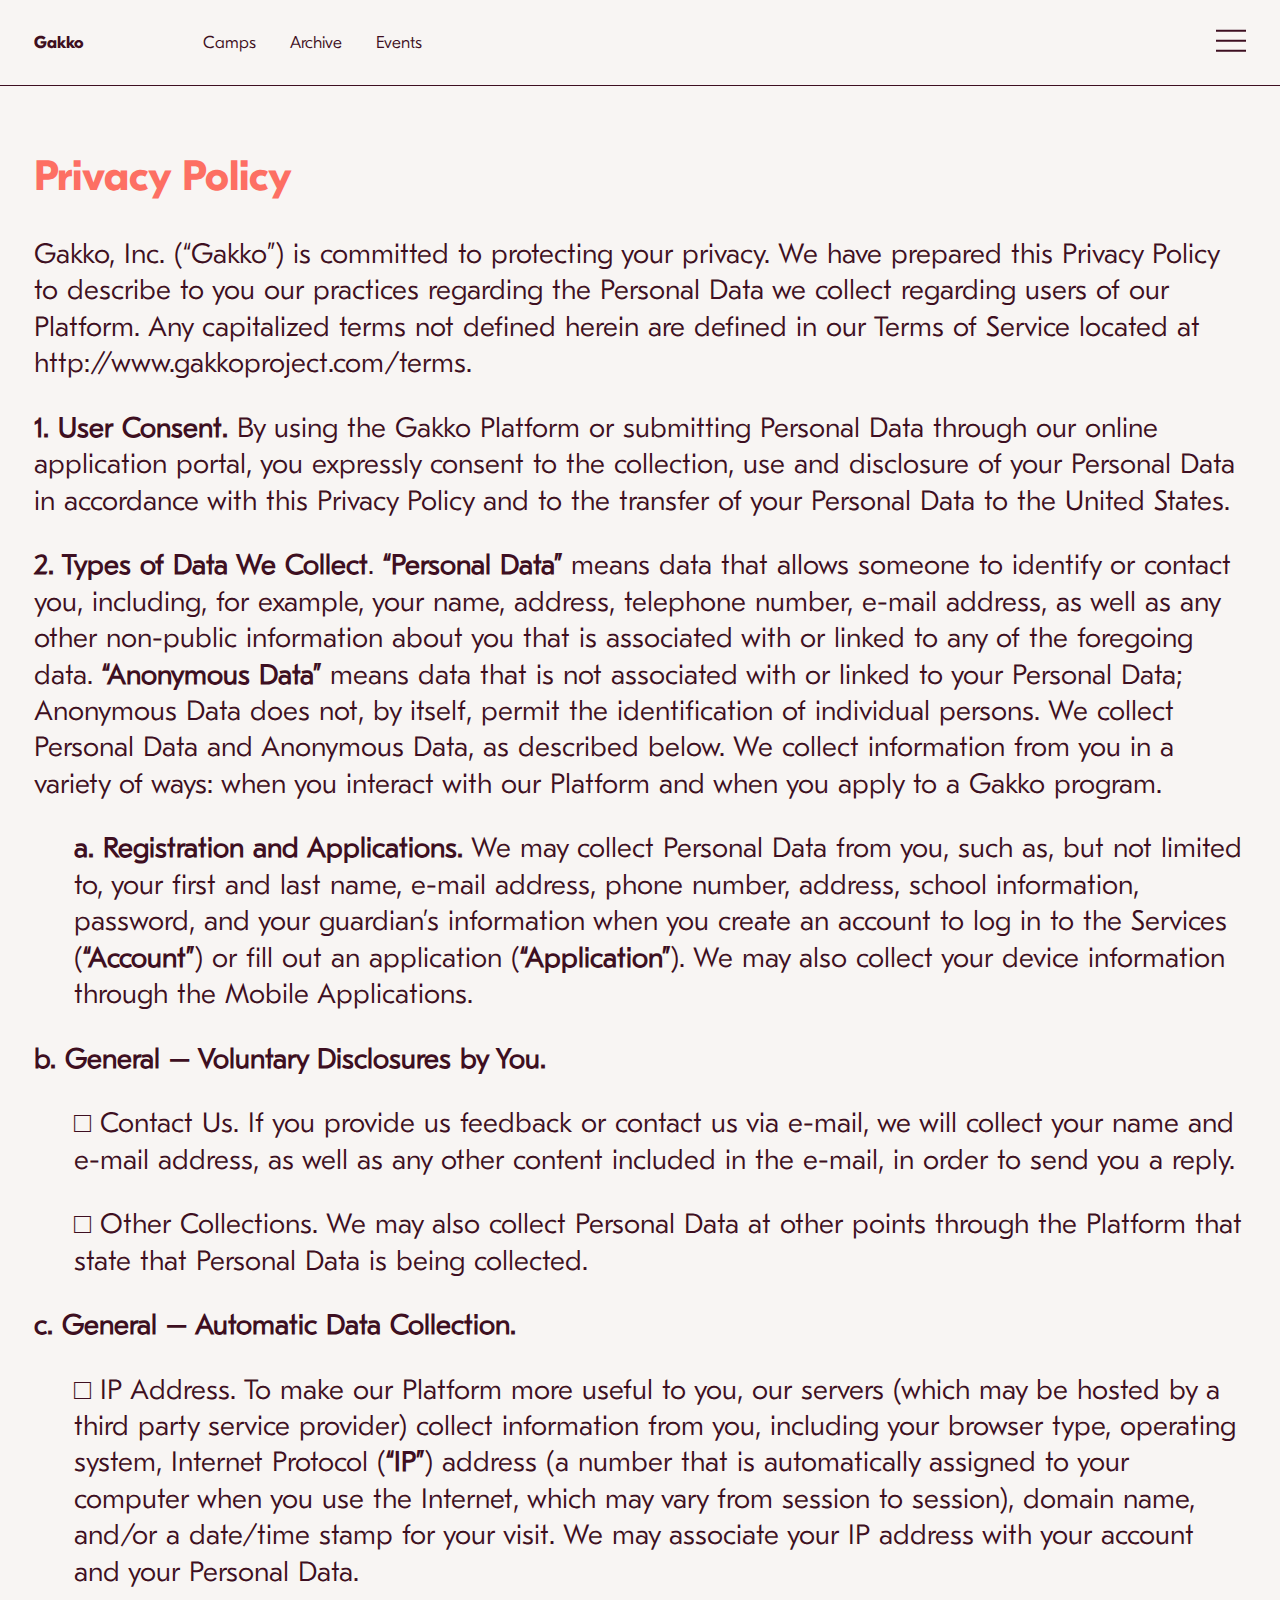
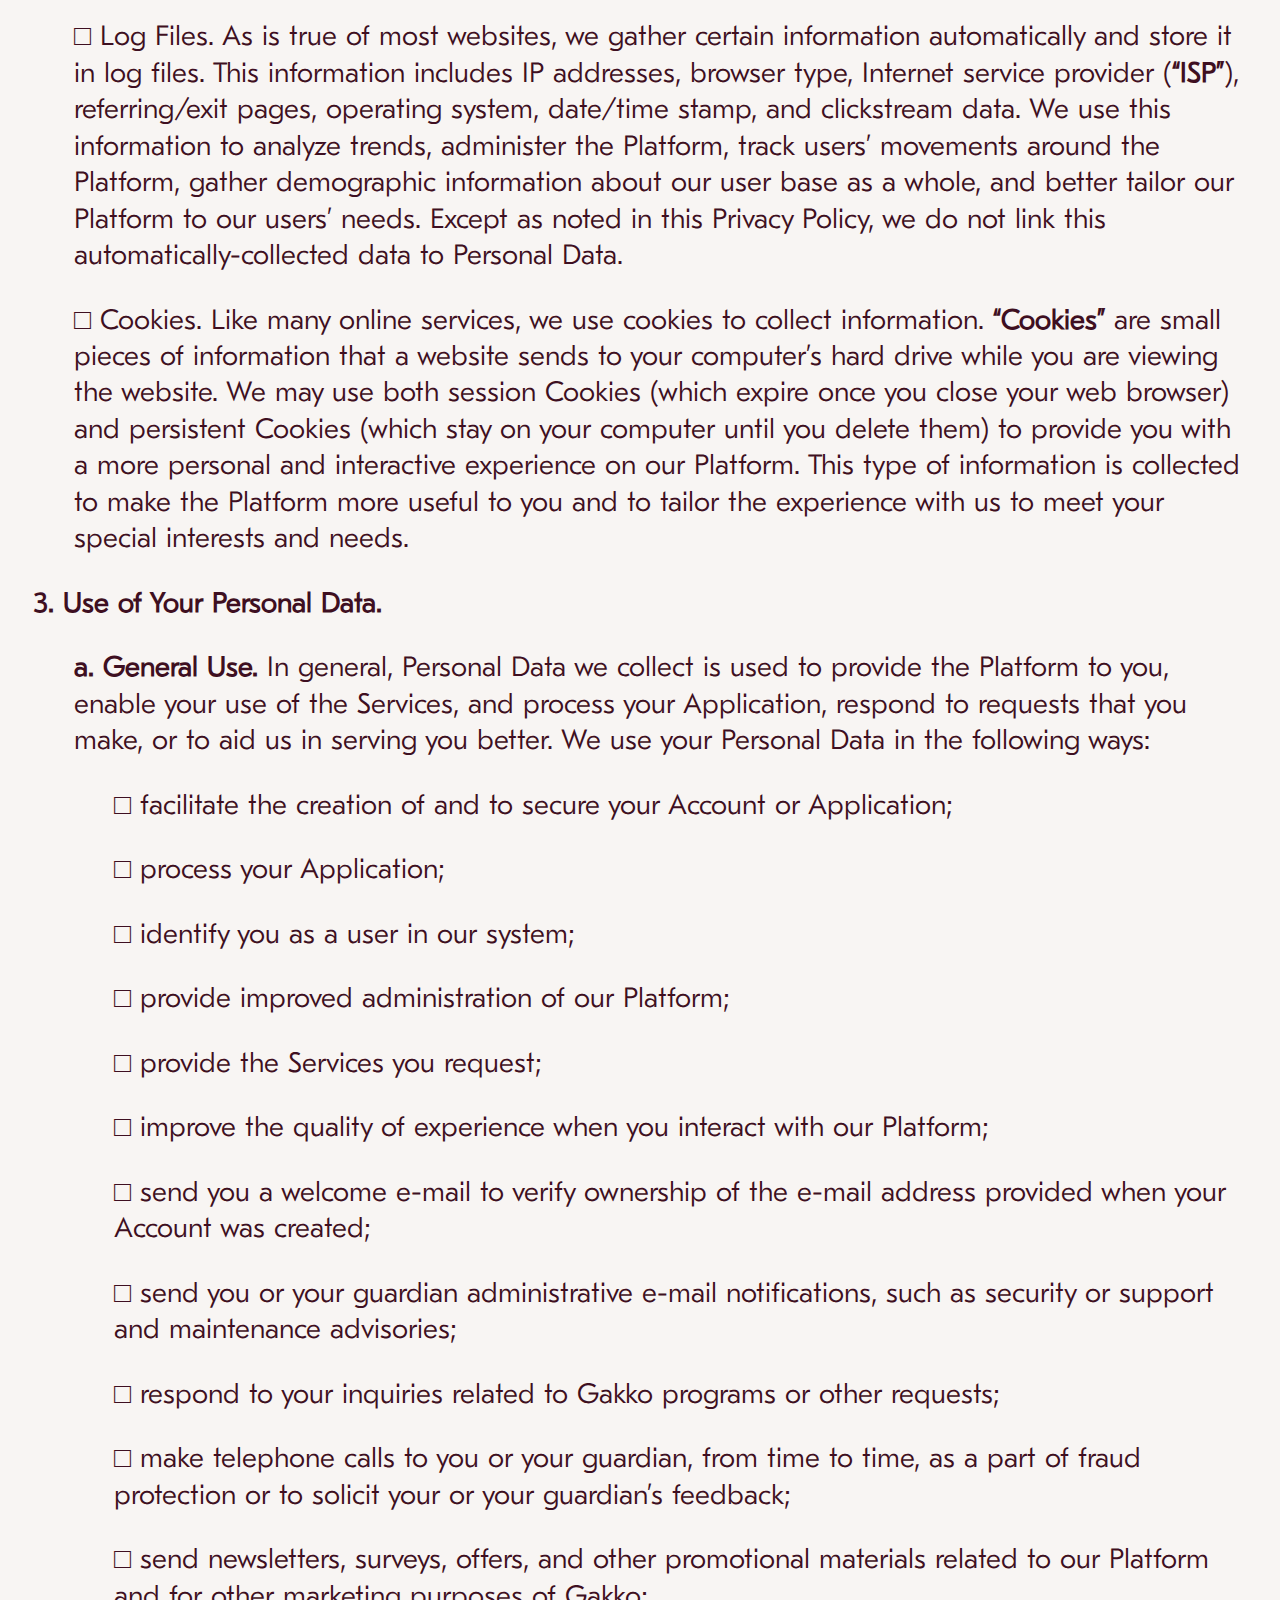
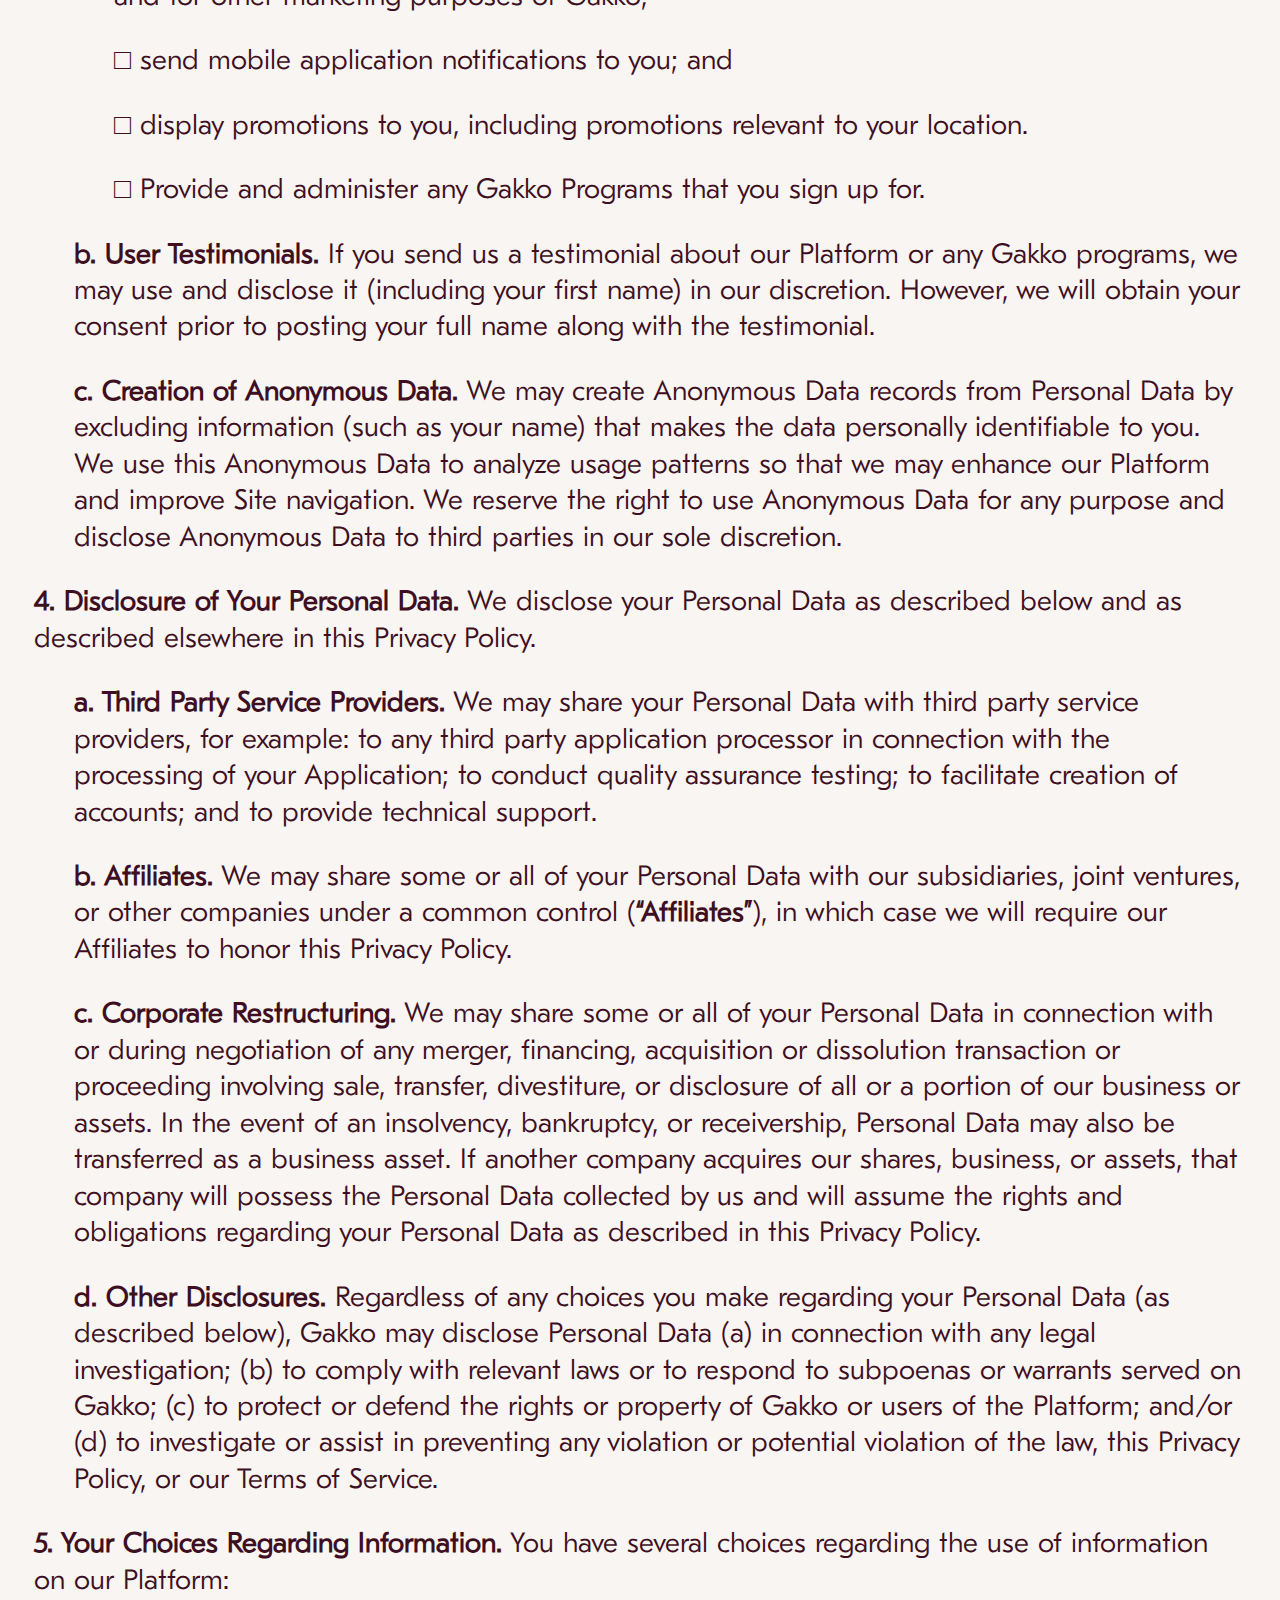
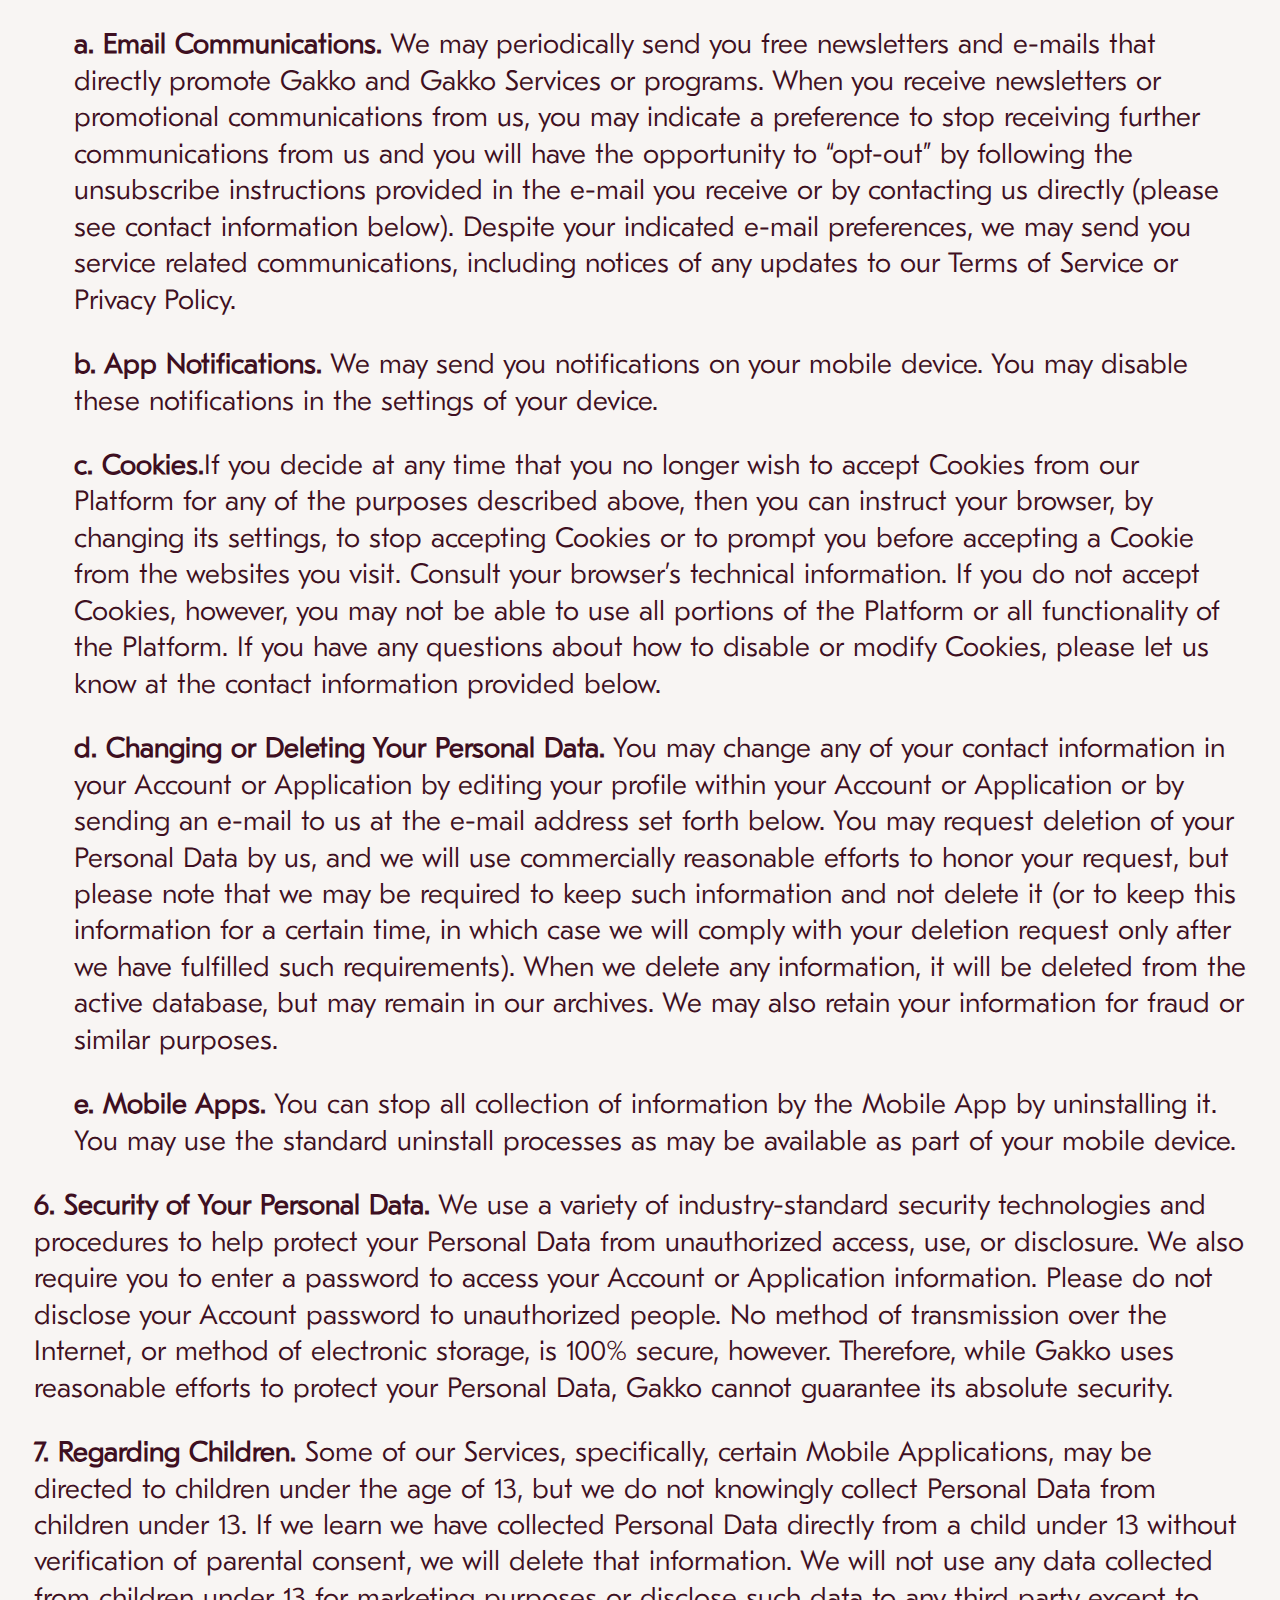
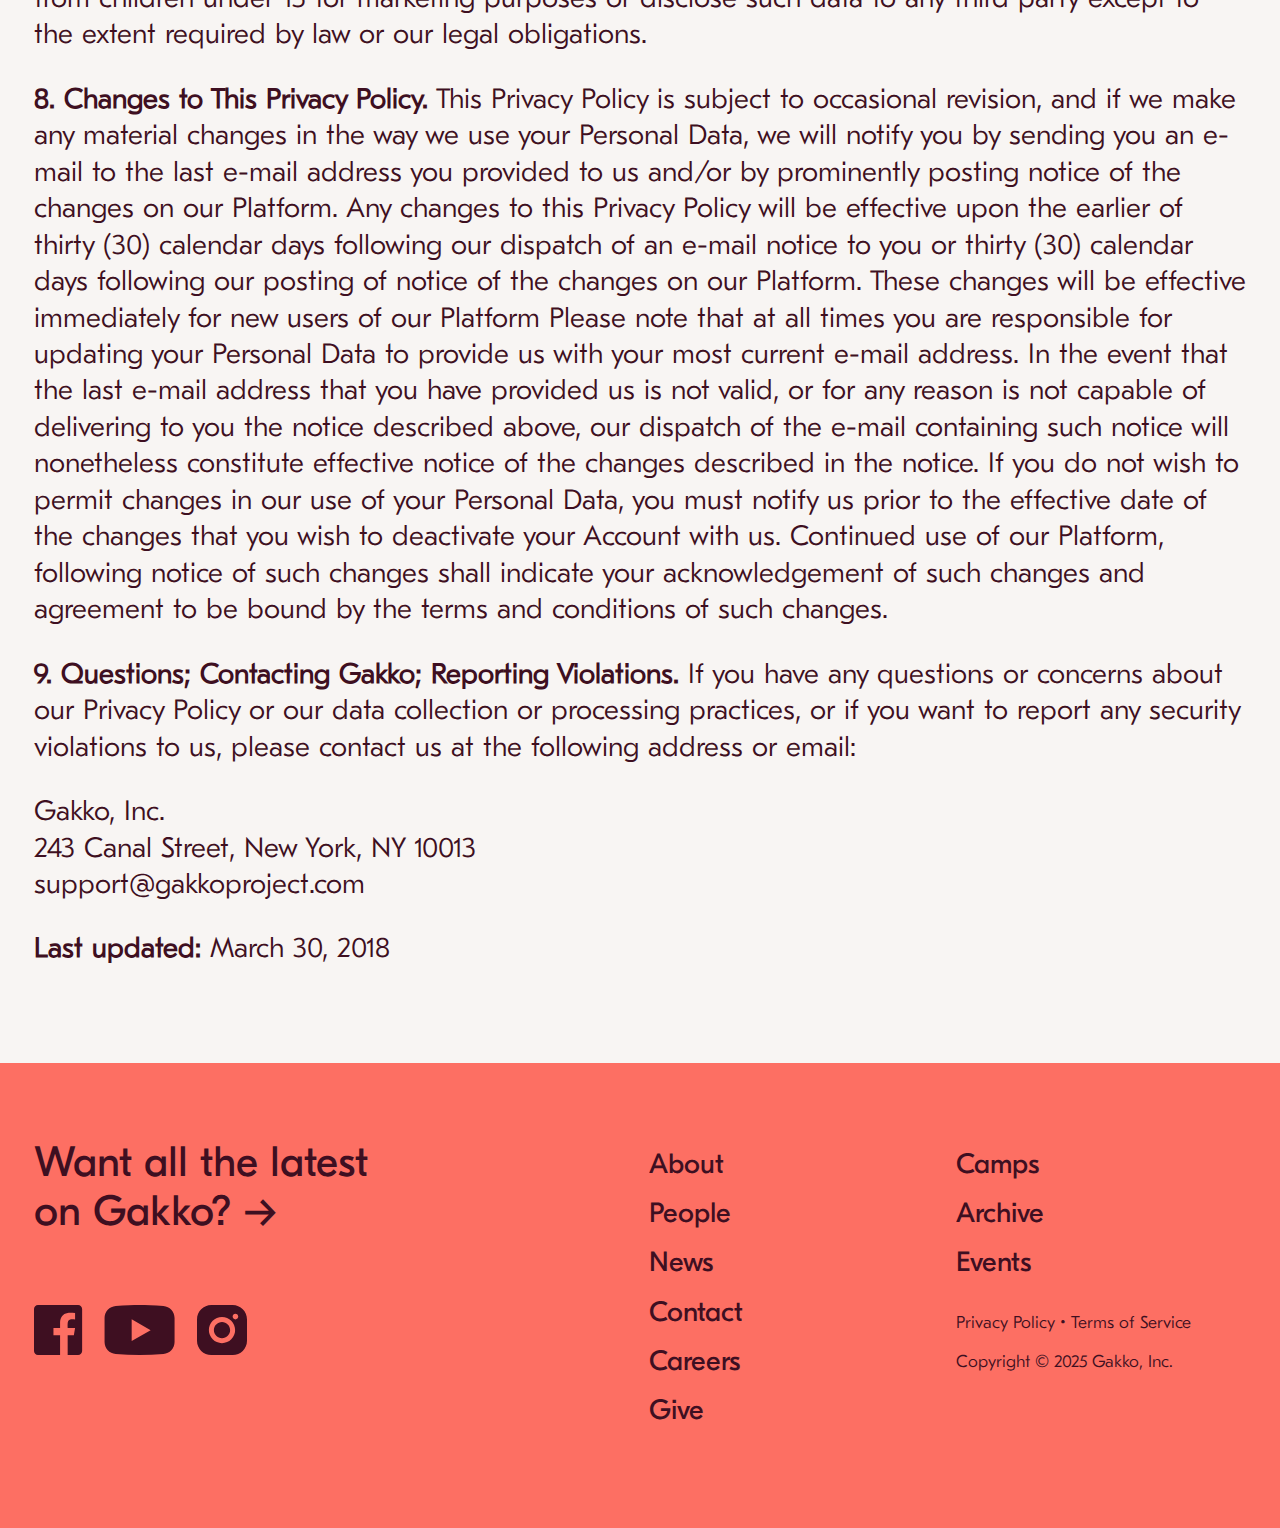
<file: privacy.html>
<!DOCTYPE html>
<html>
  <head>
    <meta charset="utf-8">
    <meta name="viewport"
      content="width=device-width, initial-scale=1, shrink-to-fit=no">
    <meta name="description" content="Gakko Privacy Policy">

    <!-- Google Tag Manager -->
    <script>(function(w,d,s,l,i){w[l]=w[l]||[];w[l].push({'gtm.start': new Date().getTime(),event:'gtm.js'});var f=d.getElementsByTagName(s)[0],j=d.createElement(s),dl=l!='dataLayer'?'&l='+l:'';j.async=true;j.src='https://www.googletagmanager.com/gtm.js?id='+i+dl;f.parentNode.insertBefore(j,f);})(window,document,'script','dataLayer','GTM-TNSK68K');</script>
    <!-- End Google Tag Manager -->

    
    <title>Gakko | Privacy Policy</title>
    <meta name="csrf-param" content="authenticity_token" />
<meta name="csrf-token" content="P/BI5w22HUy7MNmrxAbs6iv95W/VI+4jSyri4ySQvonRrJVb3OKbibHQyw2VIqRjaT+0WkouS7uAqrSQ7TBxgw==" />
    <link rel="stylesheet" media="all" href="assets/application-338c733ee8231b0f505cc32dd1d3bbc0b8290dd2b9dd9e888b176d6a7908ab15.css" />
    <script src="assets/application-17e6f783eb77bbfdaf0a5070fac8a2c44e7524efa80bf6dc742af01060c83520.js"></script>
    <link rel="shortcut icon" type="image/x-icon" href="assets/favicon-1280d684626f582a4393f93a22c1bf0b292de92bde6d599c4e2009372288c8f2.png" />
  </head>

  <body>
      <!-- Google Tag Manager (noscript) -->
      <noscript><iframe src="https://www.googletagmanager.com/ns.html?id=GTM-TNSK68K"
      height="0" width="0" style="display:none;visibility:hidden"></iframe></noscript>
      <!-- End Google Tag Manager (noscript) -->

      <main role="main">
        <header class="site-header js-site-header" id="site-header">
  <!-- <div class="site-banner" id="site-banner">
  <span class="left">
    <a href="https://www.kickstarter.com/projects/1198674507/moji-moji-thoughtful-early-learning?ref=eq3x3p&token=99220c52" class="link--light" target="__blank">
      Gakko's first early-literacy app for kids has launched on Kickstarter. Click to learn more and support us >
    </a>
  </span>
  <span class="right">
    <a class="close-button link--light" id="site-banner-close" href="#">✕</a>
  </span>
</div> -->
  <nav class="site-navigation">
    <a href="index.html">
      <span class="site-navigation__logo">
        Gakko
      </span>
    </a>

    <ul class="site-navigation__program-navigation">
      <li class="site-navigation__link-item">
        <a href="index.html" class="site-navigation__link">
          Camps
        </a>
      </li>

      <li class="site-navigation__link-item">
        <a href="archive.html" class="site-navigation__link">
          Archive
        </a>
      </li>

      <li class="site-navigation__link-item">
        <a href="/events" class="site-navigation__link">
          Events
        </a>
      </li>

    </ul>

    <!--
      <ul class="site-navigation__apply">
        <li class="site-navigation__link-item">
          <a href="https://hs.gakko.org/camp-application-page" class="link link--small">
            Apply to Summer Camp 2020 &rarr;
          </a>
        </li>
      </ul>
    -->

    <a href="privacy.html#" class="mega-menu-trigger js-mega-menu-open" id="hamburger">
      <svg xmlns="http://www.w3.org/2000/svg" width="30" height="32" viewBox="0 0 30 32">
  <g id="Page-1" fill="none" fill-rule="evenodd">
    <g id="icon-hamburger" fill="#3E0F21">
      <polygon id="bottom-line" points="0 27 30 27 30 25 0 25"></polygon>
      <polygon id="middle-line" points="0 17 30 17 30 15 0 15"></polygon>
      <polygon id="top-line" points="0 7 30 7 30 5 0 5"></polygon>
    </g>
  </g>
</svg>

    </a>

    <div class="mega-menu-container js-mega-menu">
  <nav class="mega-menu">
    <section class="mega-menu__column">
      <span class="mega-menu__strong">
        Gakko
      </span>
    </section>

    <section class="mega-menu__column">
      <ul class="mega-menu__link-list">
        <li class="mega-menu__link-item">
          <a href="about.html" class="mega-menu__link">
            About
          </a>
        </li>

        <li class="mega-menu__link-item">
          <a href="people.html" class="mega-menu__link">
            People
          </a>
        </li>

        <li class="mega-menu__link-item">
          <a href="news.html" class="mega-menu__link">
            News
          </a>
        </li>

        <li class="mega-menu__link-item">
          <a href="contact.html" class="mega-menu__link">
            Contact
          </a>
        </li>

        <li class="mega-menu__link-item">
          <a href="careers.html" class="mega-menu__link">
            Careers
          </a>
        </li>

        <li class="mega-menu__link-item">
          <a href="give.html" class="mega-menu__link">
            Give
          </a>
        </li>
      </ul>
    </section>

    <section class="mega-menu__column">
      <ul class="mega-menu__link-list">
        <li class="mega-menu__link-item">
          <a href="index.html" class="mega-menu__link">
            Camps
          </a>
        </li>
      </ul>

      <ul class="mega-menu__link-list">
        <li class="mega-menu__link-item">
          <a href="archive.html" class="mega-menu__link">
            Archive
          </a>
        </li>

        <li class="mega-menu__link-item mega-menu__link-item--secondary">
          <a href="archive.html#afterschool"
            class="mega-menu__link mega-menu__link--secondary">
            Classes
          </a>
        </li>

        <li class="mega-menu__link-item mega-menu__link-item--secondary">
          <a href="archive.html#digital"
            class="mega-menu__link mega-menu__link--secondary">
            Digital Learning
          </a>
        </li>
      </ul>

      <ul class="mega-menu__link-list">
        <li class="mega-menu__link-item">
          <a href="/events" class="mega-menu__link">
            Events
          </a>
        </li>
      </ul>
    </section>

    <!--
      <section class="mega-menu__column mega-menu__column--last">
        <a href="https://hs.gakko.org/camp-application-page" class="mega-menu__strong">
          Apply to Summer Camp 2019 &rarr;
        </a>
      </section>
    -->

    <a href="privacy.html#" class="mega-menu__close js-mega-menu-close">
      <svg xmlns="http://www.w3.org/2000/svg" width="30" height="32" viewBox="0 0 30 32">
  <g id="Page-1" fill="none" fill-rule="evenodd">
    <g id="icon-close" fill="#3E0F21">
      <polygon id="bottom-line" points="0 17 30 17 30 15 0 15" transform="rotate(45 15 16)"></polygon>
      <polygon id="top-line" points="0 17 30 17 30 15 0 15" transform="rotate(-45 15 16)"></polygon>
    </g>
  </g>
</svg>

    </a>
  </nav>
</div>

  </nav>
</header>


      
 <section class="page">
  <section class="page-content">  
    <span class="heading heading--strong">
      Privacy Policy
    </span>
    <div class="text">
       <p>Gakko, Inc. (“Gakko”) is committed to protecting your privacy. We have prepared this Privacy Policy to describe to you our practices regarding the Personal Data we collect regarding users of our Platform. Any capitalized terms not defined herein are defined in our Terms of Service located at <a href='terms.html' target='__blank'>http://www.gakkoproject.com/terms</a>.</p> <p><strong>1. User Consent.</strong> By using the Gakko Platform or submitting Personal Data through our online application portal, you expressly consent to the collection, use and disclosure of your Personal Data in accordance with this Privacy Policy and to the transfer of your Personal Data to the United States. </p> <p><strong>2. Types of Data We Collect</strong>. <strong>“Personal Data”</strong> means data that allows someone to identify or contact you, including, for example, your name, address, telephone number, e-mail address, as well as any other non-public information about you that is associated with or linked to any of the foregoing data. <strong>“Anonymous Data”</strong> means data that is not associated with or linked to your Personal Data; Anonymous Data does not, by itself, permit the identification of individual persons. We collect Personal Data and Anonymous Data, as described below. We collect information from you in a variety of ways: when you interact with our Platform and when you apply to a Gakko program.  </p> <p style='margin-left: 40px'>        <strong>a. Registration and Applications.</strong> We may collect Personal Data from you, such as, but not limited to, your first and last name, e-mail address, phone number, address, school information, password, and your guardian’s information when you create an account to log in to the Services (<strong>“Account”</strong>) or fill out an application (<strong>“Application”</strong>). We may also collect your device information through the Mobile Applications.</p> <p>        <strong>b. General – Voluntary Disclosures by You. </strong></p> <p style='margin-left: 40px'>        &#9633; Contact Us. If you provide us feedback or contact us via e-mail, we will collect your name and e-mail address, as well as any other content included in the e-mail, in order to send you a reply. </p> <p style='margin-left: 40px'>        &#9633; Other Collections. We may also collect Personal Data at other points through the Platform that state that Personal Data is being collected. </p> <p></p> <p>        <strong>c. General – Automatic Data Collection. </strong></p> <p style='margin-left: 40px'>&#9633; IP Address. To make our Platform more useful to you, our servers (which may be hosted by a third party service provider) collect information from you, including your browser type, operating system, Internet Protocol (<strong>“IP”</strong>) address (a number that is automatically assigned to your computer when you use the Internet, which may vary from session to session), domain name, and/or a date/time stamp for your visit. We may associate your IP address with your account and your Personal Data.</p> <p style='margin-left: 40px'>&#9633; Log Files. As is true of most websites, we gather certain information automatically and store it in log files. This information includes IP addresses, browser type, Internet service provider (<strong>“ISP”</strong>), referring/exit pages, operating system, date/time stamp, and clickstream data. We use this information to analyze trends, administer the Platform, track users’ movements around the Platform, gather demographic information about our user base as a whole, and better tailor our Platform to our users’ needs. Except as noted in this Privacy Policy, we do not link this automatically-collected data to Personal Data. </p> <p style='margin-left: 40px'>&#9633; Cookies. Like many online services, we use cookies to collect information. <strong>“Cookies”</strong> are small pieces of information that a website sends to your computer’s hard drive while you are viewing the website. We may use both session Cookies (which expire once you close your web browser) and persistent Cookies (which stay on your computer until you delete them) to provide you with a more personal and interactive experience on our Platform. This type of information is collected to make the Platform more useful to you and to tailor the experience with us to meet your special interests and needs. </p> <p>        <strong>3. Use of Your Personal Data.</strong></p> <p style='margin-left: 40px'><strong>a. General Use.</strong> In general, Personal Data we collect is used to provide the Platform to you, enable your use of the Services, and process your Application, respond to requests that you make, or to aid us in serving you better. We use your Personal Data in the following ways: </p> <p style='margin-left: 80px'>&#9633; facilitate the creation of and to secure your Account or Application; </p> <p style='margin-left: 80px'>&#9633; process your Application;</p> <p style='margin-left: 80px'>&#9633; identify you as a user in our system; </p> <p style='margin-left: 80px'>&#9633; provide improved administration of our Platform; </p> <p style='margin-left: 80px'>&#9633; provide the Services you request; </p> <p style='margin-left: 80px'>&#9633; improve the quality of experience when you interact with our Platform; </p> <p style='margin-left: 80px'>&#9633; send you a welcome e-mail to verify ownership of the e-mail address provided when your Account was created; </p> <p style='margin-left: 80px'>&#9633; send you or your guardian administrative e-mail notifications, such as security or support and maintenance advisories;</p> <p style='margin-left: 80px'>&#9633; respond to your inquiries related to Gakko programs or other requests;</p> <p style='margin-left: 80px'>&#9633; make telephone calls to you or your guardian, from time to time, as a part of fraud protection or to solicit your or your guardian’s feedback;</p> <p style='margin-left: 80px'>&#9633; send newsletters, surveys, offers, and other promotional materials related to our Platform and for other marketing purposes of Gakko;</p> <p style='margin-left: 80px'>&#9633; send mobile application notifications to you; and</p> <p style='margin-left: 80px'>&#9633; display promotions to you, including promotions relevant to your location.</p> <p style='margin-left: 80px'>&#9633; Provide and administer any Gakko Programs that you sign up for. </p> <p style='margin-left: 40px'><strong>b. User Testimonials.</strong> If you send us a testimonial about our Platform or any Gakko programs, we may use and disclose it (including your first name) in our discretion. However, we will obtain your consent prior to posting your full name along with the testimonial. </p> <p style='margin-left: 40px'><strong>c. Creation of Anonymous Data.</strong> We may create Anonymous Data records from Personal Data by excluding information (such as your name) that makes the data personally identifiable to you. We use this Anonymous Data to analyze usage patterns so that we may enhance our Platform and improve Site navigation. We reserve the right to use Anonymous Data for any purpose and disclose Anonymous Data to third parties in our sole discretion.</p> <p>        <strong>4. Disclosure of Your Personal Data.</strong> We disclose your Personal Data as described below and as described elsewhere in this Privacy Policy.</p> <p style='margin-left: 40px'><strong>a. Third Party Service Providers.</strong> We may share your Personal Data with third party service providers, for example: to any third party application processor in connection with the processing of your Application; to conduct quality assurance testing; to facilitate creation of accounts; and to provide technical support. </p> <p style='margin-left: 40px'><strong>b. Affiliates.</strong> We may share some or all of your Personal Data with our subsidiaries, joint ventures, or other companies under a common control (<strong>“Affiliates”</strong>), in which case we will require our Affiliates to honor this Privacy Policy. </p> <p style='margin-left: 40px'><strong>c. Corporate Restructuring.</strong> We may share some or all of your Personal Data in connection with or during negotiation of any merger, financing, acquisition or dissolution transaction or proceeding involving sale, transfer, divestiture, or disclosure of all or a portion of our business or assets. In the event of an insolvency, bankruptcy, or receivership, Personal Data may also be transferred as a business asset. If another company acquires our shares, business, or assets, that company will possess the Personal Data collected by us and will assume the rights and obligations regarding your Personal Data as described in this Privacy Policy. </p> <p style='margin-left: 40px'><strong>d. Other Disclosures.</strong> Regardless of any choices you make regarding your Personal Data (as described below), Gakko may disclose Personal Data (a) in connection with any legal investigation; (b) to comply with relevant laws or to respond to subpoenas or warrants served on Gakko; (c) to protect or defend the rights or property of Gakko or users of the Platform; and/or (d) to investigate or assist in preventing any violation or potential violation of the law, this Privacy Policy, or our Terms of Service.</p> <p>        <strong>5. Your Choices Regarding Information.</strong> You have several choices regarding the use of information on our Platform:</p> <p style='margin-left: 40px'><strong>a. Email Communications.</strong> We may periodically send you free newsletters and e-mails that directly promote Gakko and Gakko Services or programs. When you receive newsletters or promotional communications from us, you may indicate a preference to stop receiving further communications from us and you will have the opportunity to “opt-out” by following the unsubscribe instructions provided in the e-mail you receive or by contacting us directly (please see contact information below). Despite your indicated e-mail preferences, we may send you service related communications, including notices of any updates to our Terms of Service or Privacy Policy.</p> <p style='margin-left: 40px'><strong>b. App Notifications.</strong> We may send you notifications on your mobile device. You may disable these notifications in the settings of your device. </p> <p style='margin-left: 40px'><strong>c. Cookies.</strong>If you decide at any time that you no longer wish to accept Cookies from our Platform for any of the purposes described above, then you can instruct your browser, by changing its settings, to stop accepting Cookies or to prompt you before accepting a Cookie from the websites you visit. Consult your browser’s technical information. If you do not accept Cookies, however, you may not be able to use all portions of the Platform or all functionality of the Platform. If you have any questions about how to disable or modify Cookies, please let us know at the contact information provided below.</p> <p style='margin-left: 40px'><strong>d. Changing or Deleting Your Personal Data.</strong> You may change any of your contact information in your Account or Application by editing your profile within your Account or Application or by sending an e-mail to us at the e-mail address set forth below. You may request deletion of your Personal Data by us, and we will use commercially reasonable efforts to honor your request, but please note that we may be required to keep such information and not delete it (or to keep this information for a certain time, in which case we will comply with your deletion request only after we have fulfilled such requirements). When we delete any information, it will be deleted from the active database, but may remain in our archives. We may also retain your information for fraud or similar purposes. </p> <p style='margin-left: 40px'><strong>e. Mobile Apps.</strong> You can stop all collection of information by the Mobile App by uninstalling it. You may use the standard uninstall processes as may be available as part of your mobile device. </p> <p>        <strong>6. Security of Your Personal Data.</strong> We use a variety of industry-standard security technologies and procedures to help protect your Personal Data from unauthorized access, use, or disclosure. We also require you to enter a password to access your Account or Application information. Please do not disclose your Account password to unauthorized people. No method of transmission over the Internet, or method of electronic storage, is 100% secure, however. Therefore, while Gakko uses reasonable efforts to protect your Personal Data, Gakko cannot guarantee its absolute security.</p> <p>        <strong>7. Regarding Children.</strong> Some of our Services, specifically, certain Mobile Applications, may be directed to children under the age of 13, but we do not knowingly collect Personal Data from children under 13.  If we learn we have collected Personal Data directly from a child under 13 without verification of parental consent, we will delete that information.  We will not use any data collected from children under 13 for marketing purposes or disclose such data to any third party except to the extent required by law or our legal obligations.</p> <p>        <strong>8. Changes to This Privacy Policy.</strong> This Privacy Policy is subject to occasional revision, and if we make any material changes in the way we use your Personal Data, we will notify you by sending you an e-mail to the last e-mail address you provided to us and/or by prominently posting notice of the changes on our Platform. Any changes to this Privacy Policy will be effective upon the earlier of thirty (30) calendar days following our dispatch of an e-mail notice to you or thirty (30) calendar days following our posting of notice of the changes on our Platform. These changes will be effective immediately for new users of our Platform Please note that at all times you are responsible for updating your Personal Data to provide us with your most current e-mail address. In the event that the last e-mail address that you have provided us is not valid, or for any reason is not capable of delivering to you the notice described above, our dispatch of the e-mail containing such notice will nonetheless constitute effective notice of the changes described in the notice. If you do not wish to permit changes in our use of your Personal Data, you must notify us prior to the effective date of the changes that you wish to deactivate your Account with us. Continued use of our Platform, following notice of such changes shall indicate your acknowledgement of such changes and agreement to be bound by the terms and conditions of such changes.</p> <p>        <strong>9. Questions; Contacting Gakko; Reporting Violations.</strong> If you have any questions or concerns about our Privacy Policy or our data collection or processing practices, or if you want to report any security violations to us, please contact us at the following address or email:</p> <p>        Gakko, Inc.<br/> 243 Canal Street, New York, NY 10013<br/> <a href='mailto:support@gakkoproject.com' target='__blank'>support@gakkoproject.com</a></p> <p><strong>Last updated: </strong> March 30, 2018</p> 
    </div>
  </section>
</section>


        <footer class="page-section page-section--stand-out site-footer">
  <section class="page-content">
    <div class="grid">
      <div class="grid-item--2-up">
        <div class="newsletter">
  <a class="newsletter__heading" href="newsletter_sign_up.html">
    Want all the latest on Gakko? &rarr;
  </a>
</div>


        <div>
          <a href="https://www.facebook.com/GAKKOPROJECT/"
            target="_blank"
            class="site-footer__social-link">
            <svg xmlns="http://www.w3.org/2000/svg" width="49" height="50" viewBox="0 0 49 50">
  <g id="Page-1" fill="none" fill-rule="evenodd">
    <path id="icon-social-facebook" fill="#000" d="M4,0 L44.125,0 C46.334139,-4.05812251e-16 48.125,1.790861 48.125,4 L48.125,46 C48.125,48.209139 46.334139,50 44.125,50 L33.6701311,50 L33.6701311,30.2640206 L39.8430525,30.2640206 L41.0853795,23.0977958 L33.6701311,23.0977958 C33.5740331,20.9222161 33.5740331,19.4013363 33.6701311,18.5351563 C33.7903076,17.4519445 34.0319248,16.229361 34.5758929,15.5970982 C35.7723293,14.206461 37.9421582,13.8337397 41.0853795,14.4789342 L41.0853795,7.89341518 C37.3827863,7.72297233 34.9110368,7.72297233 33.6701311,7.89341518 C30.9167708,8.27159909 29.5858005,9.25522782 28.1710379,11.0173689 C27.0447426,12.4202128 26.0804967,14.9257115 26.0804967,17.308524 C26.0804967,18.8970657 26.0804967,20.8268229 26.0804967,23.0977958 L19.4468471,23.0977958 L19.4468471,30.2640206 L26.0804967,30.2640206 L26.0804967,50 L4,50 C1.790861,50 2.705415e-16,48.209139 0,46 L0,4 C-2.705415e-16,1.790861 1.790861,4.05812251e-16 4,0 Z"></path>
  </g>
</svg>

          </a>

          <a href="https://www.youtube.com/channel/UCns1cetVcpyZC0PLHg4aFZQ"
            target="_blank"
            class="site-footer__social-link">
            <svg xmlns="http://www.w3.org/2000/svg" width="71" height="50" viewBox="0 0 71 50">
  <g id="Page-1" fill="none" fill-rule="evenodd">
    <path id="icon-social-youtube" fill="#000" d="M11.7346528,1.0095901 C21.1975114,0.336530035 29.1401272,0 35.5625,0 C41.9848729,0 49.9274887,0.336530038 59.3903474,1.00959012 C65.6847827,1.45729175 70.5625,6.69426658 70.5625,13.0046036 L70.5625008,37.1249088 C70.5625008,43.4221514 65.7043682,48.6529175 59.4242836,49.117461 C51.4703557,49.7058203 43.5164279,50 35.5625,50 C27.6085723,50 19.6546445,49.7058204 11.7007168,49.1174611 C5.42063236,48.6529178 0.5625,43.422152 0.5625,37.1249097 L0.562496052,13.0046075 C0.562496052,6.6942682 5.4402151,1.45729146 11.7346528,1.0095901 Z M27.6796171,14.3068182 L27.6796171,36.0759494 L46.6324373,25.1913838 L27.6796171,14.3068182 Z"></path>
  </g>
</svg>

          </a>

          <a href="https://www.instagram.com/gakko/"
            target="_blank"
            class="site-footer__social-link">
            <svg xmlns="http://www.w3.org/2000/svg" width="50" height="50" viewBox="0 0 50 50">
  <g id="Page-1" fill="none" fill-rule="evenodd">
    <path id="icon-social-instagram" fill="#000" d="M14.375,0 L35.625,-1.77635684e-15 C43.5640933,-3.23474462e-15 50,6.43590672 50,14.375 L50,35.625 C50,43.5640933 43.5640933,50 35.625,50 L14.375,50 C6.43590672,50 -8.04098322e-16,43.5640933 -1.77635684e-15,35.625 L-1.77635684e-15,14.375 C-2.74861536e-15,6.43590672 6.43590672,-3.17969064e-16 14.375,-1.77635684e-15 Z M38.4375,14.375 C39.9908009,14.375 41.25,13.1158009 41.25,11.5625 C41.25,10.0091991 39.9908009,8.75 38.4375,8.75 C36.8841991,8.75 35.625,10.0091991 35.625,11.5625 C35.625,13.1158009 36.8841991,14.375 38.4375,14.375 Z M25,38.125 C32.2487373,38.125 38.125,32.2487373 38.125,25 C38.125,17.7512627 32.2487373,11.875 25,11.875 C17.7512627,11.875 11.875,17.7512627 11.875,25 C11.875,32.2487373 17.7512627,38.125 25,38.125 Z M25,33.125 C20.5126864,33.125 16.875,29.4873136 16.875,25 C16.875,20.5126864 20.5126864,16.875 25,16.875 C29.4873136,16.875 33.125,20.5126864 33.125,25 C33.125,29.4873136 29.4873136,33.125 25,33.125 Z"></path>
  </g>
</svg>

          </a>
        </div>
      </div>

      <div class="grid-item--2-up">
        <nav class="grid">
          <div class="grid-item--2-up">
            <ul class="site-footer__link-list">
              <li class="site-footer__link-list-item">
                <a href="about.html" class="site-footer__link">
                  About
                </a>
              </li>

              <li class="site-footer__link-list-item">
                <a href="people.html" class="site-footer__link">
                  People
                </a>
              </li>

              <li class="site-footer__link-list-item">
                <a href="news.html" class="site-footer__link">
                  News
                </a>
              </li>

              <li class="site-footer__link-list-item">
                <a href="contact.html" class="site-footer__link">
                  Contact
                </a>
              </li>

              <li class="site-footer__link-list-item">
                <a href="careers.html" class="site-footer__link">
                  Careers
                </a>
              </li>

              <li class="site-footer__link-list-item">
                <a href="give.html" class="site-footer__link">
                  Give
                </a>
              </li>
            </ul>
          </div>

          <div class="grid-item--2-up">
            <ul class="site-footer__link-list">
              <li class="site-footer__link-list-item">
                <a href="index.html" class="site-footer__link">
                  Camps
                </a>
              </li>

              <li class="site-footer__link-list-item">
                <a href="archive.html" class="site-footer__link">
                  Archive
                </a>
              </li>

              <li class="site-footer__link-list-item">
                <a href="/events" class="site-footer__link">
                  Events
                </a>
              </li>

              <li class="site-footer__copyright">
                <a href="privacy.html" class="site-footer__link" target="__blank">
                  Privacy Policy
                </a>
                &bull;
                <a href="terms.html" class="site-footer__link" target="__blank">
                  Terms of Service
                </a>
                <br/><br/>
                Copyright &copy; 2025
                Gakko, Inc.
              </li>
            </ul>
          </div>
        </nav>
      </div>
    </div>
  </section>
</footer>

    </main>

        <script type="text/javascript">
    !function(){var analytics=window.analytics=window.analytics||[];if(!analytics.initialize)if(analytics.invoked)window.console&&console.error&&console.error("Segment snippet included twice.");else{analytics.invoked=!0;analytics.methods=["trackSubmit","trackClick","trackLink","trackForm","pageview","identify","reset","group","track","ready","alias","debug","page","once","off","on"];analytics.factory=function(t){return function(){var e=Array.prototype.slice.call(arguments);e.unshift(t);analytics.push(e);return analytics}};for(var t=0;t<analytics.methods.length;t++){var e=analytics.methods[t];analytics[e]=analytics.factory(e)}analytics.load=function(t){var e=document.createElement("script");e.type="text/javascript";e.async=!0;e.src=("https:"===document.location.protocol?"https://":"http://")+"cdn.segment.com/analytics.js/v1/"+t+"/analytics.min.js";var n=document.getElementsByTagName("script")[0];n.parentNode.insertBefore(e,n)};analytics.SNIPPET_VERSION="4.0.0";
    analytics.load("SEGMENT_KEY");
    analytics.page();
    }}();
  </script>

<!-- Start of HubSpot Embed Code -->
<script
  type="text/javascript"
  id="hs-script-loader"
  async
  defer
  src="http://js.hs-scripts.com/5352152.js"
>

</script>
<!-- End of HubSpot Embed Code -->

  </body>
</html>
</file>
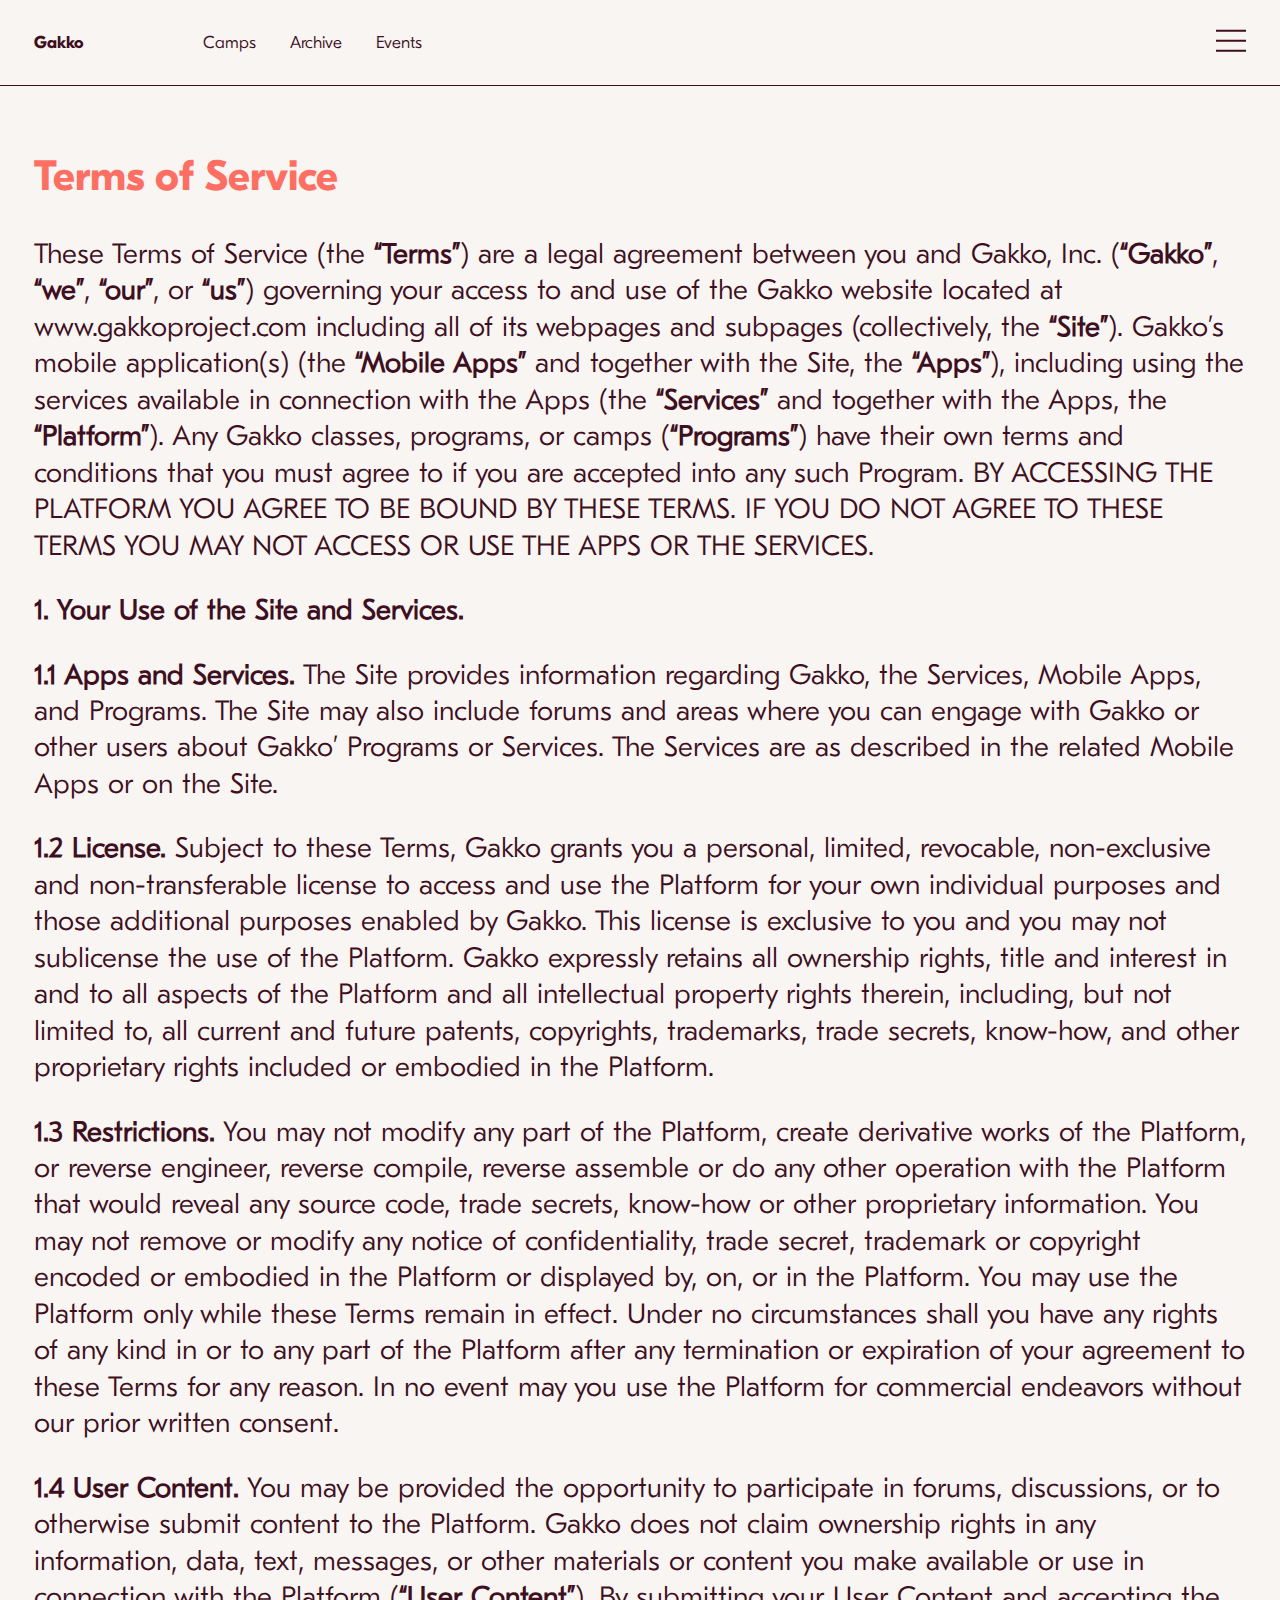
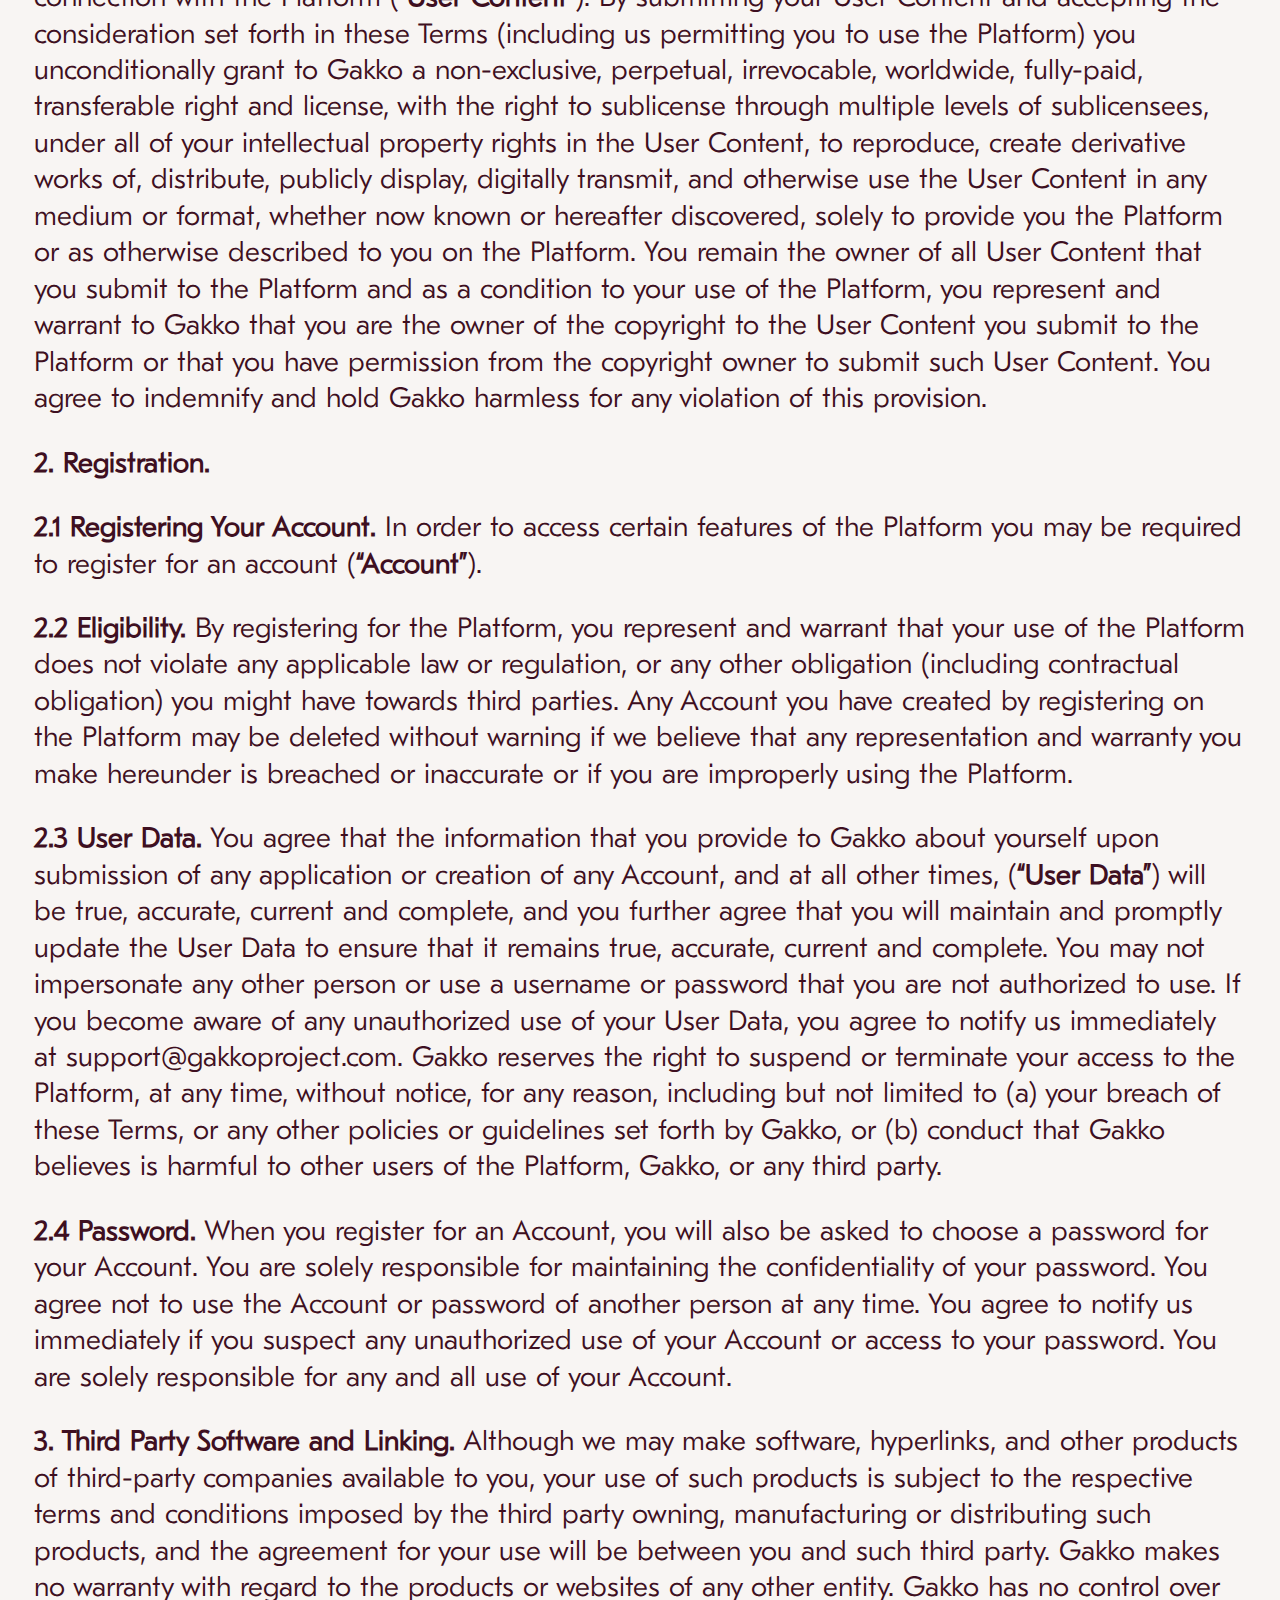
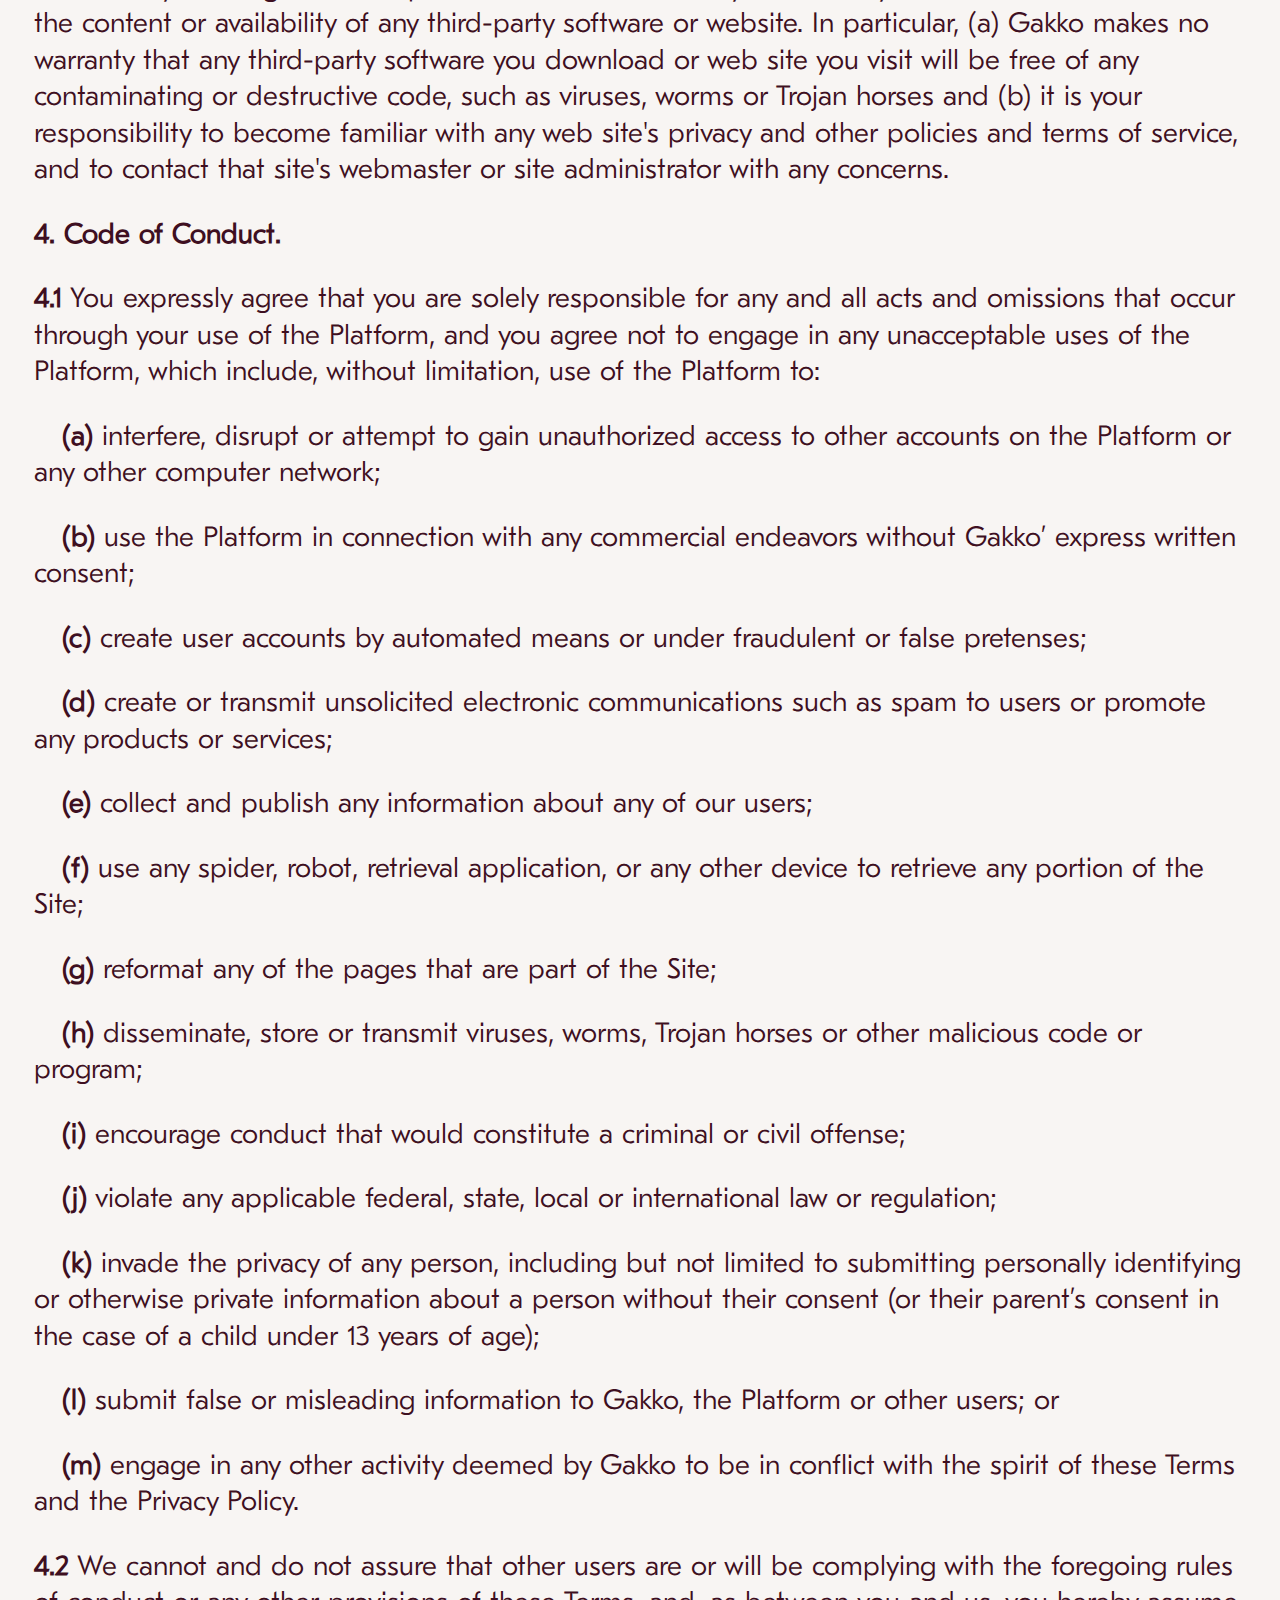
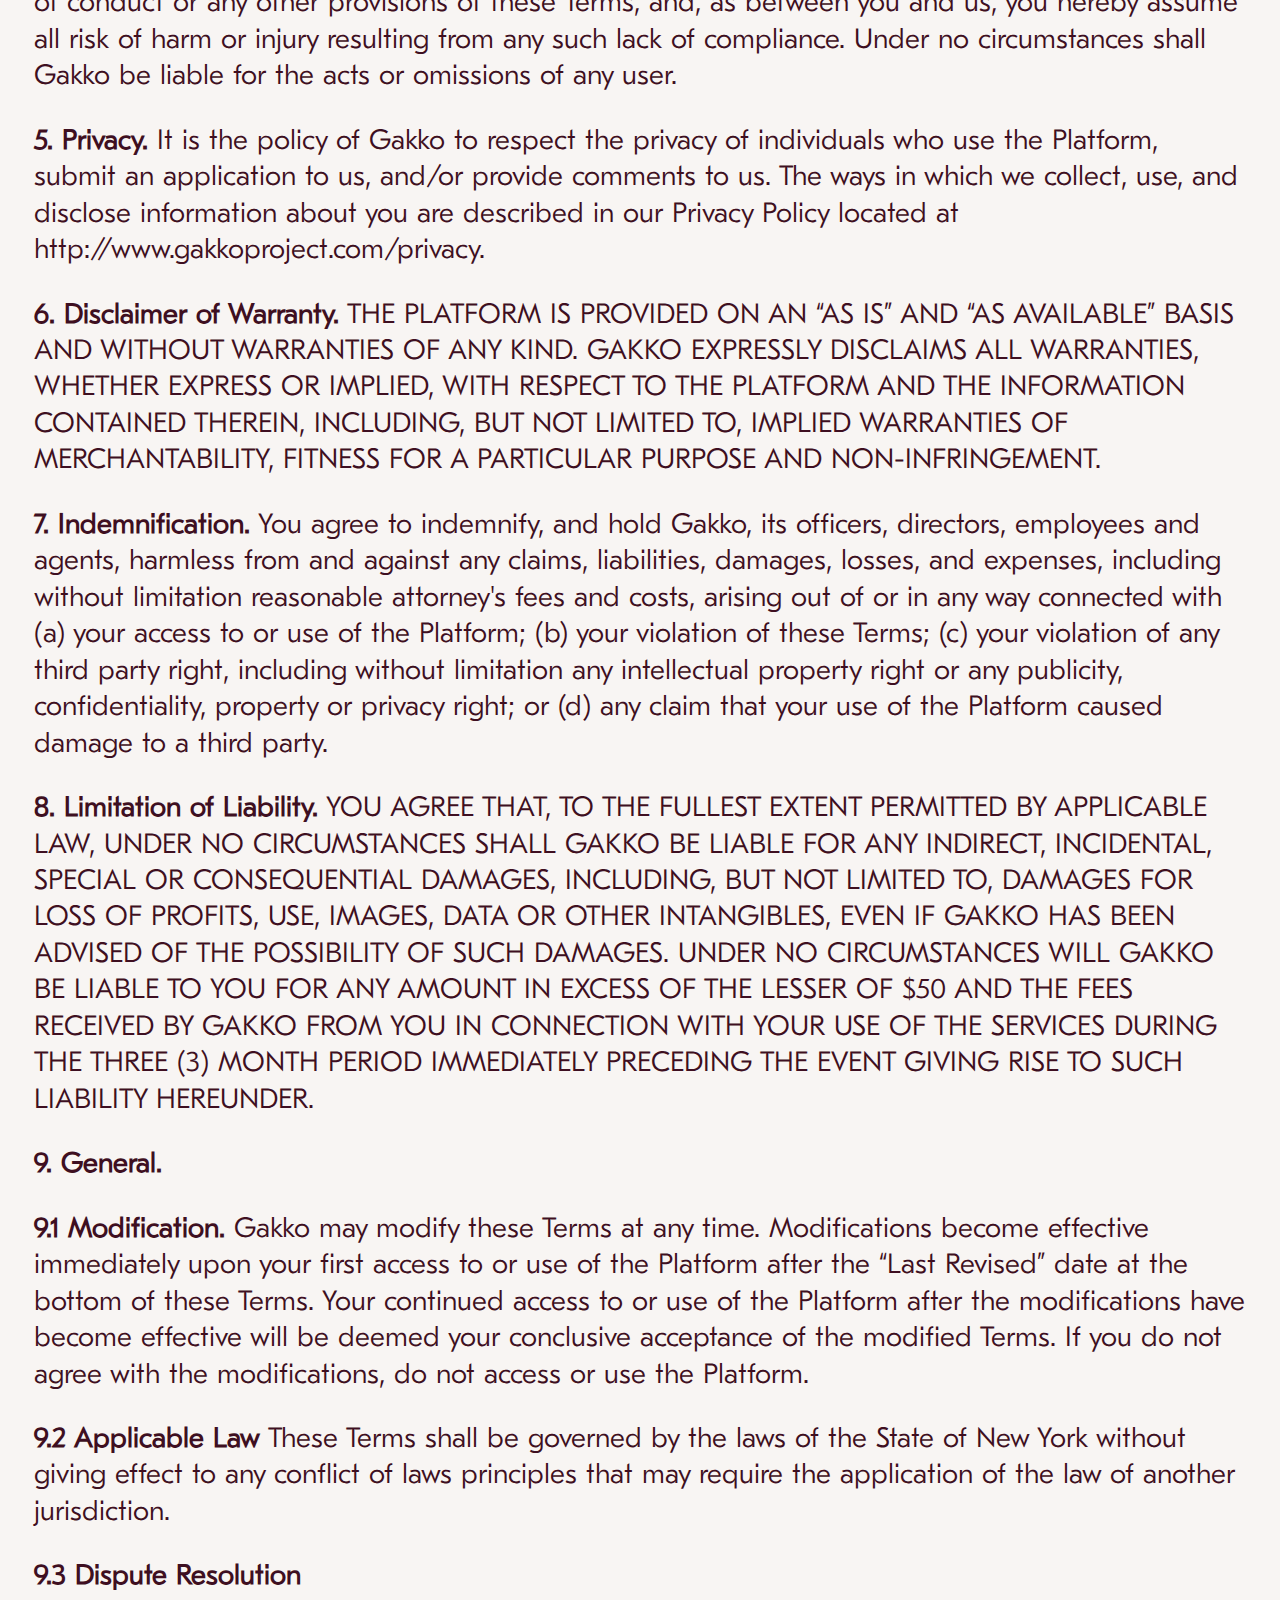
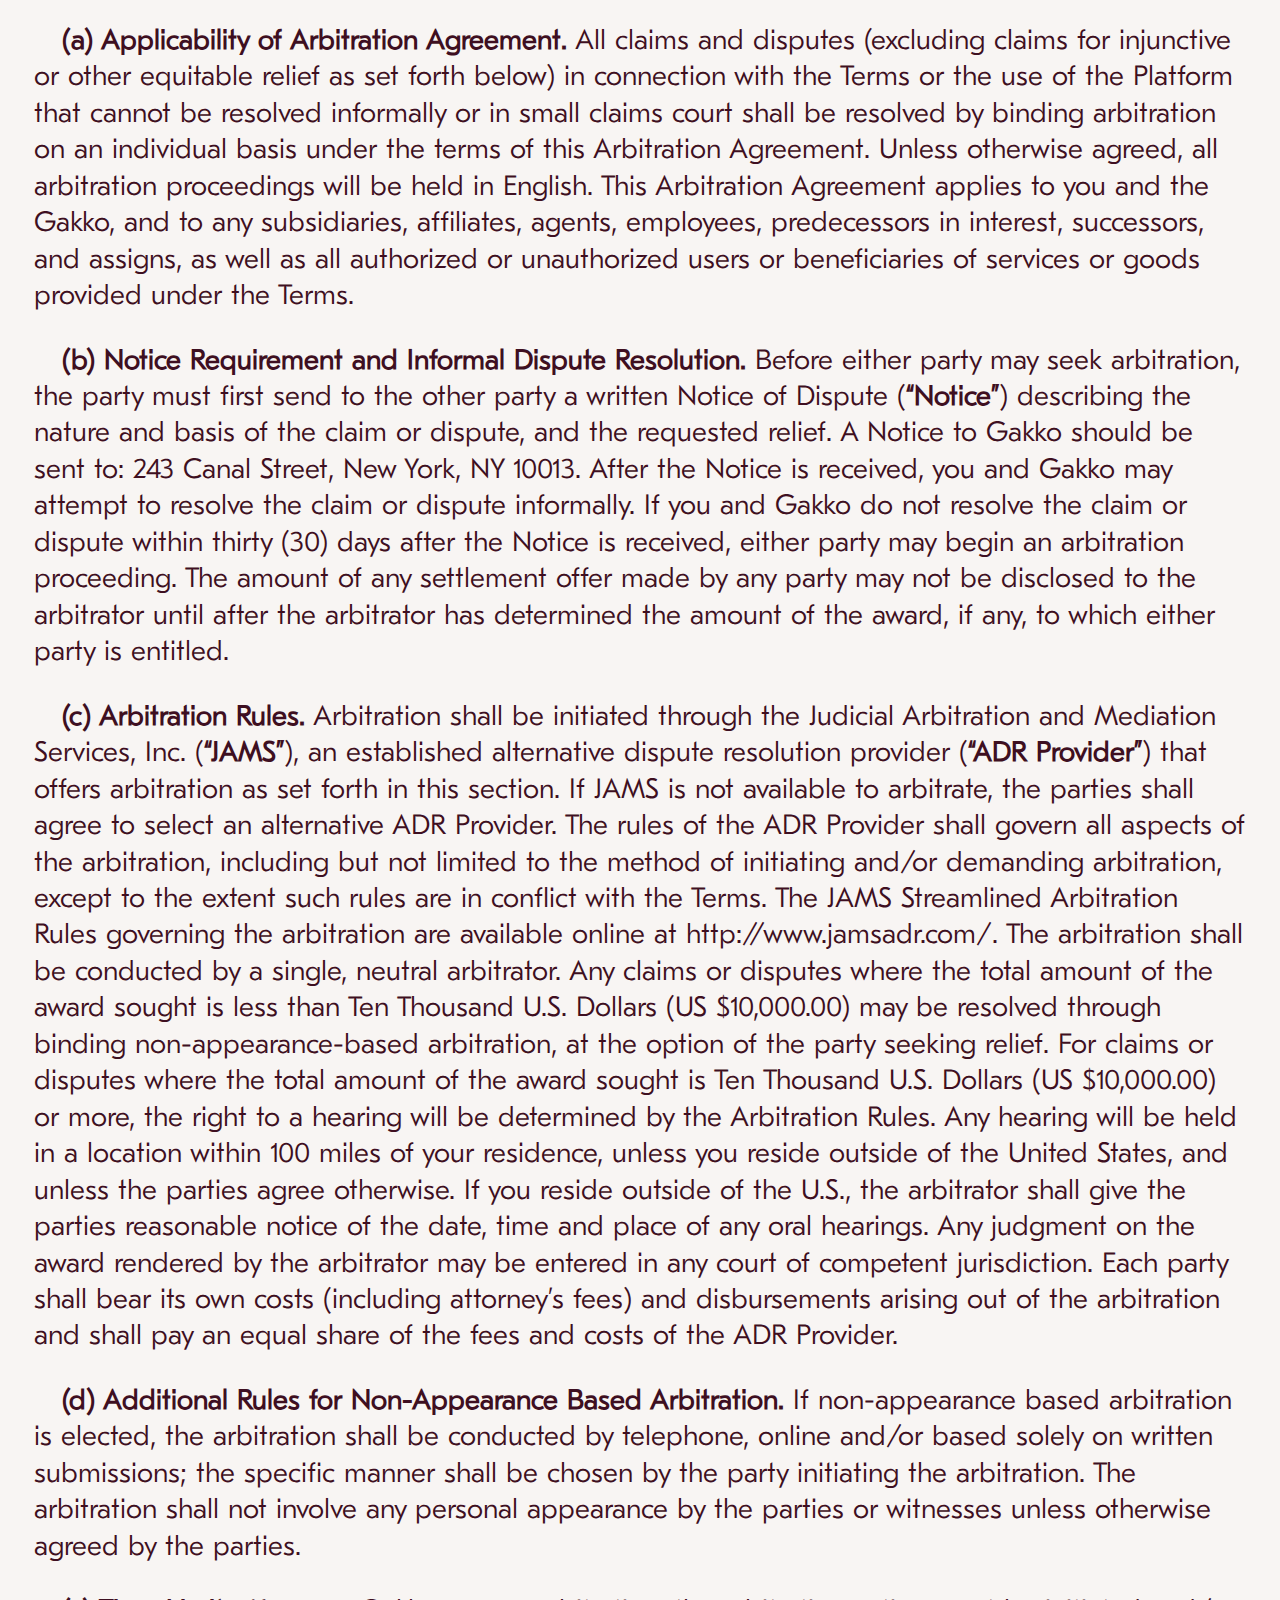
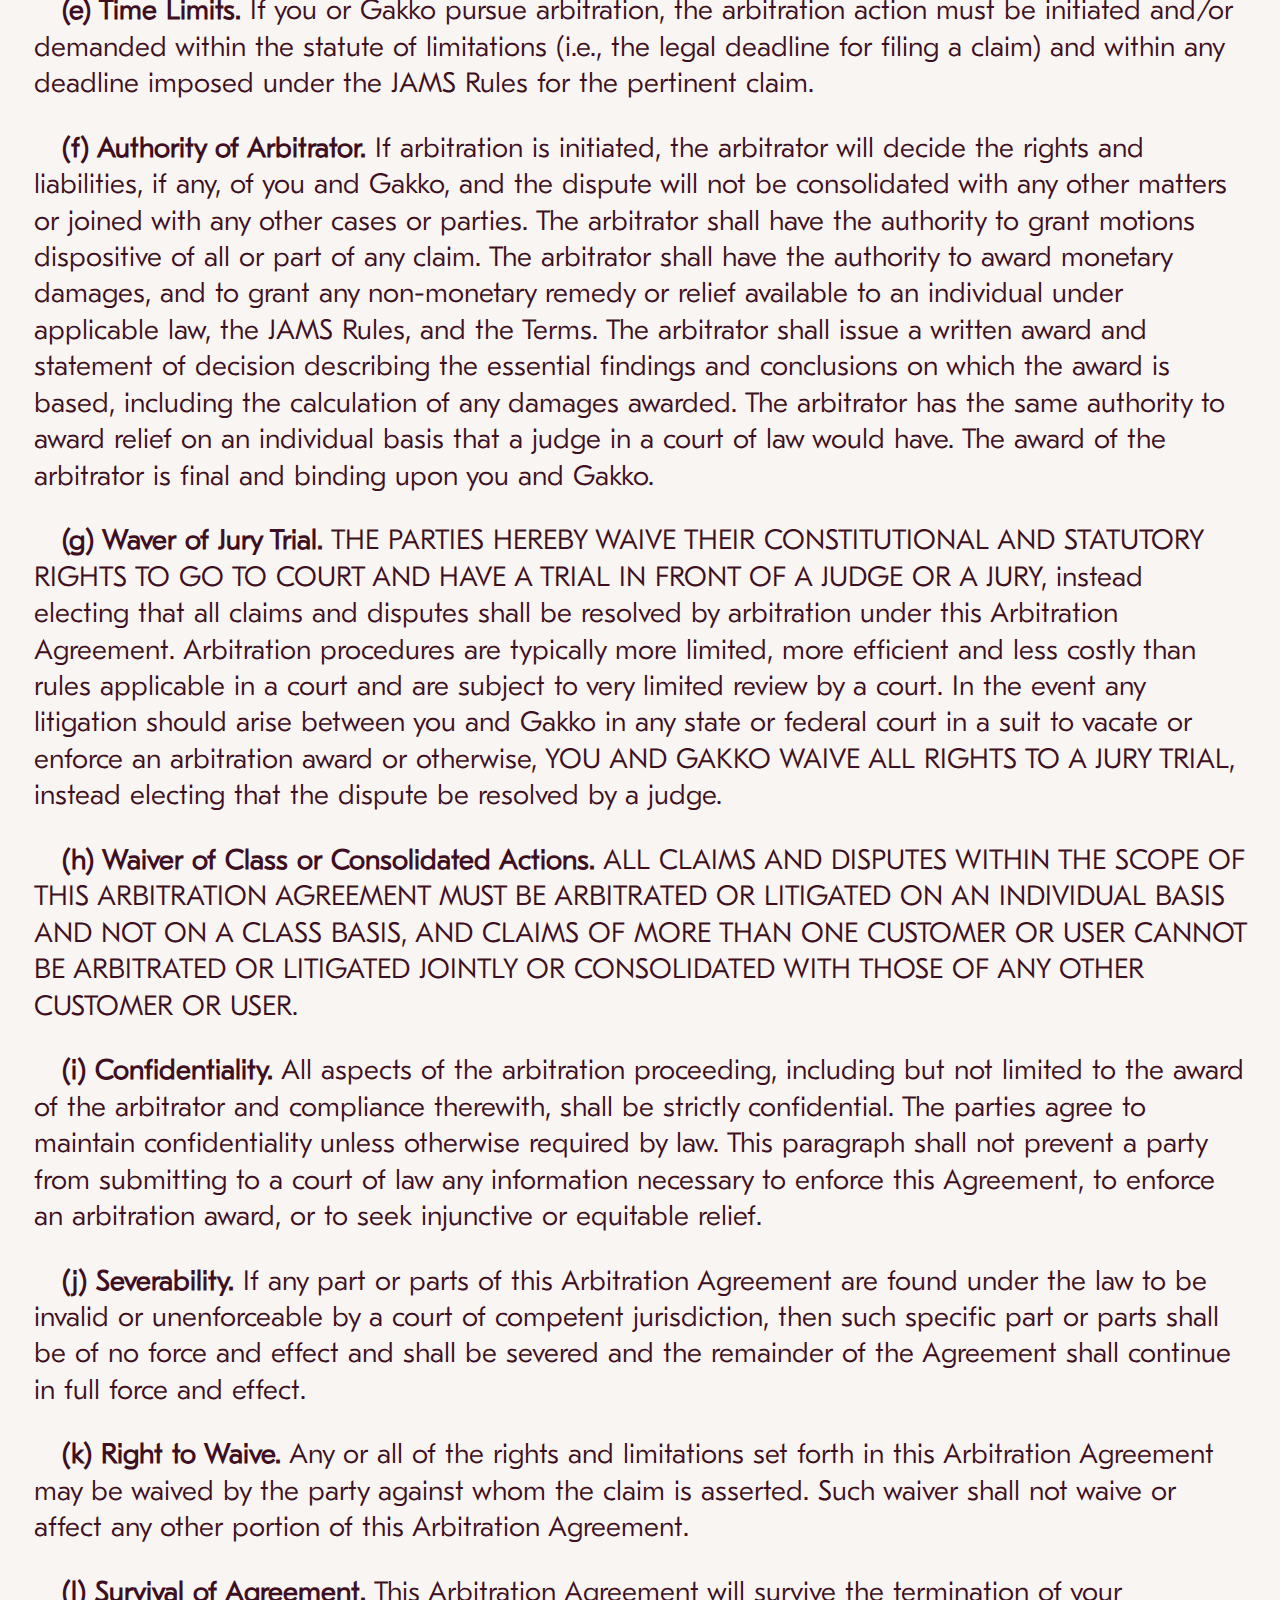
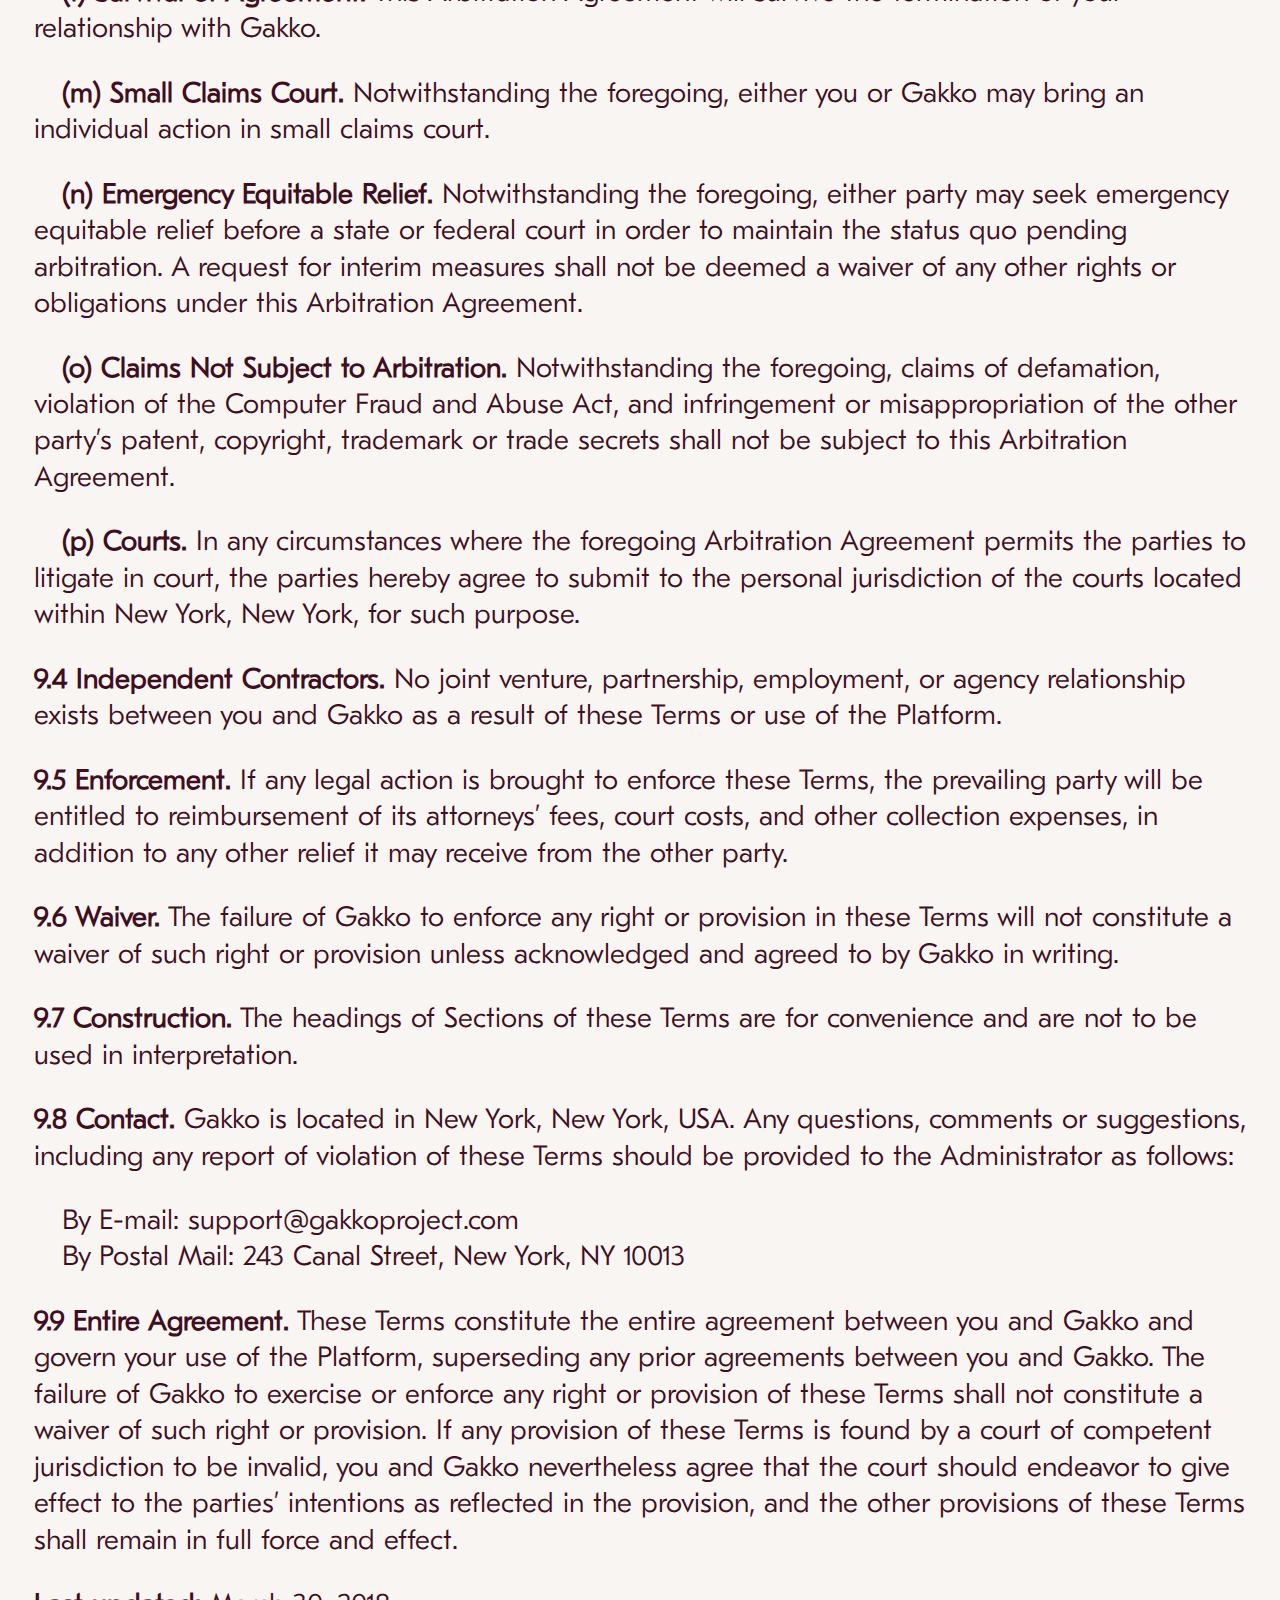
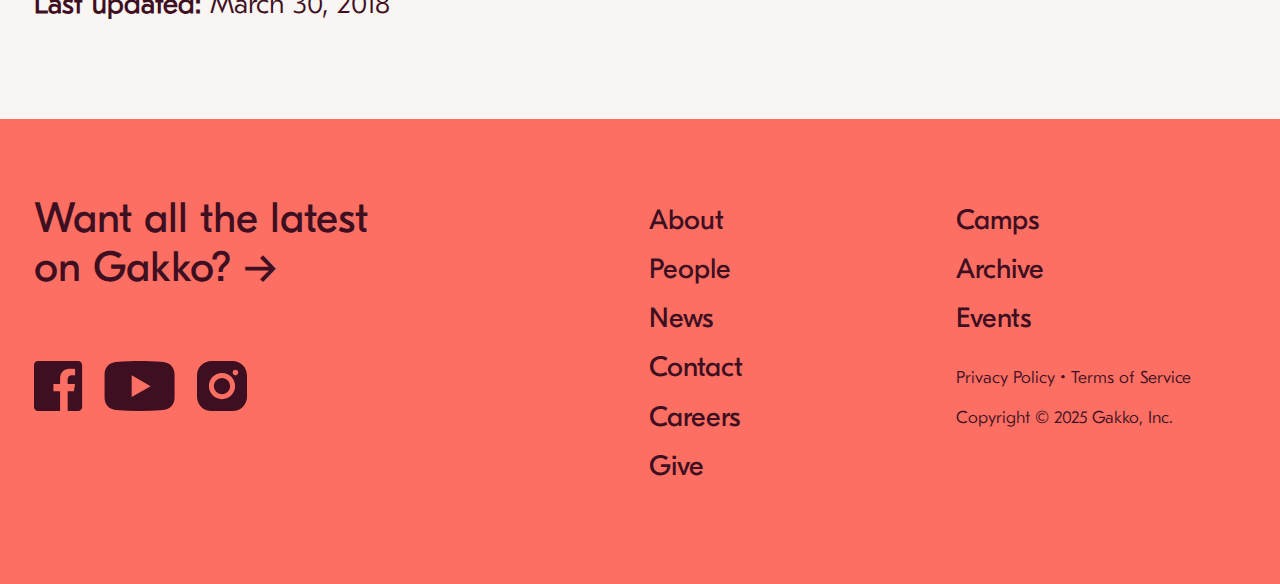
<file: terms.html>
<!DOCTYPE html>
<html>
  <head>
    <meta charset="utf-8">
    <meta name="viewport"
      content="width=device-width, initial-scale=1, shrink-to-fit=no">
    <meta name="description" content="Gakko Terms of Service">

    <!-- Google Tag Manager -->
    <script>(function(w,d,s,l,i){w[l]=w[l]||[];w[l].push({'gtm.start': new Date().getTime(),event:'gtm.js'});var f=d.getElementsByTagName(s)[0],j=d.createElement(s),dl=l!='dataLayer'?'&l='+l:'';j.async=true;j.src='https://www.googletagmanager.com/gtm.js?id='+i+dl;f.parentNode.insertBefore(j,f);})(window,document,'script','dataLayer','GTM-TNSK68K');</script>
    <!-- End Google Tag Manager -->

    
    <title>Gakko | Terms of Service</title>
    <meta name="csrf-param" content="authenticity_token" />
<meta name="csrf-token" content="I3K+nQt2slKe9wgiORcGneXnuINbH1lmWwsp3zI3Xe7NLmMh2iI0l5QXGoRoM04UpyXptsQS/P6Qi3+s+5eS5A==" />
    <link rel="stylesheet" media="all" href="assets/application-338c733ee8231b0f505cc32dd1d3bbc0b8290dd2b9dd9e888b176d6a7908ab15.css" />
    <script src="assets/application-17e6f783eb77bbfdaf0a5070fac8a2c44e7524efa80bf6dc742af01060c83520.js"></script>
    <link rel="shortcut icon" type="image/x-icon" href="assets/favicon-1280d684626f582a4393f93a22c1bf0b292de92bde6d599c4e2009372288c8f2.png" />
  </head>

  <body>
      <!-- Google Tag Manager (noscript) -->
      <noscript><iframe src="https://www.googletagmanager.com/ns.html?id=GTM-TNSK68K"
      height="0" width="0" style="display:none;visibility:hidden"></iframe></noscript>
      <!-- End Google Tag Manager (noscript) -->

      <main role="main">
        <header class="site-header js-site-header" id="site-header">
  <!-- <div class="site-banner" id="site-banner">
  <span class="left">
    <a href="https://www.kickstarter.com/projects/1198674507/moji-moji-thoughtful-early-learning?ref=eq3x3p&token=99220c52" class="link--light" target="__blank">
      Gakko's first early-literacy app for kids has launched on Kickstarter. Click to learn more and support us >
    </a>
  </span>
  <span class="right">
    <a class="close-button link--light" id="site-banner-close" href="#">✕</a>
  </span>
</div> -->
  <nav class="site-navigation">
    <a href="index.html">
      <span class="site-navigation__logo">
        Gakko
      </span>
    </a>

    <ul class="site-navigation__program-navigation">
      <li class="site-navigation__link-item">
        <a href="index.html" class="site-navigation__link">
          Camps
        </a>
      </li>

      <li class="site-navigation__link-item">
        <a href="archive.html" class="site-navigation__link">
          Archive
        </a>
      </li>

      <li class="site-navigation__link-item">
        <a href="/events" class="site-navigation__link">
          Events
        </a>
      </li>

    </ul>

    <!--
      <ul class="site-navigation__apply">
        <li class="site-navigation__link-item">
          <a href="https://hs.gakko.org/camp-application-page" class="link link--small">
            Apply to Summer Camp 2020 &rarr;
          </a>
        </li>
      </ul>
    -->

    <a href="terms.html#" class="mega-menu-trigger js-mega-menu-open" id="hamburger">
      <svg xmlns="http://www.w3.org/2000/svg" width="30" height="32" viewBox="0 0 30 32">
  <g id="Page-1" fill="none" fill-rule="evenodd">
    <g id="icon-hamburger" fill="#3E0F21">
      <polygon id="bottom-line" points="0 27 30 27 30 25 0 25"></polygon>
      <polygon id="middle-line" points="0 17 30 17 30 15 0 15"></polygon>
      <polygon id="top-line" points="0 7 30 7 30 5 0 5"></polygon>
    </g>
  </g>
</svg>

    </a>

    <div class="mega-menu-container js-mega-menu">
  <nav class="mega-menu">
    <section class="mega-menu__column">
      <span class="mega-menu__strong">
        Gakko
      </span>
    </section>

    <section class="mega-menu__column">
      <ul class="mega-menu__link-list">
        <li class="mega-menu__link-item">
          <a href="about.html" class="mega-menu__link">
            About
          </a>
        </li>

        <li class="mega-menu__link-item">
          <a href="people.html" class="mega-menu__link">
            People
          </a>
        </li>

        <li class="mega-menu__link-item">
          <a href="news.html" class="mega-menu__link">
            News
          </a>
        </li>

        <li class="mega-menu__link-item">
          <a href="contact.html" class="mega-menu__link">
            Contact
          </a>
        </li>

        <li class="mega-menu__link-item">
          <a href="careers.html" class="mega-menu__link">
            Careers
          </a>
        </li>

        <li class="mega-menu__link-item">
          <a href="give.html" class="mega-menu__link">
            Give
          </a>
        </li>
      </ul>
    </section>

    <section class="mega-menu__column">
      <ul class="mega-menu__link-list">
        <li class="mega-menu__link-item">
          <a href="index.html" class="mega-menu__link">
            Camps
          </a>
        </li>
      </ul>

      <ul class="mega-menu__link-list">
        <li class="mega-menu__link-item">
          <a href="archive.html" class="mega-menu__link">
            Archive
          </a>
        </li>

        <li class="mega-menu__link-item mega-menu__link-item--secondary">
          <a href="archive.html#afterschool"
            class="mega-menu__link mega-menu__link--secondary">
            Classes
          </a>
        </li>

        <li class="mega-menu__link-item mega-menu__link-item--secondary">
          <a href="archive.html#digital"
            class="mega-menu__link mega-menu__link--secondary">
            Digital Learning
          </a>
        </li>
      </ul>

      <ul class="mega-menu__link-list">
        <li class="mega-menu__link-item">
          <a href="/events" class="mega-menu__link">
            Events
          </a>
        </li>
      </ul>
    </section>

    <!--
      <section class="mega-menu__column mega-menu__column--last">
        <a href="https://hs.gakko.org/camp-application-page" class="mega-menu__strong">
          Apply to Summer Camp 2019 &rarr;
        </a>
      </section>
    -->

    <a href="terms.html#" class="mega-menu__close js-mega-menu-close">
      <svg xmlns="http://www.w3.org/2000/svg" width="30" height="32" viewBox="0 0 30 32">
  <g id="Page-1" fill="none" fill-rule="evenodd">
    <g id="icon-close" fill="#3E0F21">
      <polygon id="bottom-line" points="0 17 30 17 30 15 0 15" transform="rotate(45 15 16)"></polygon>
      <polygon id="top-line" points="0 17 30 17 30 15 0 15" transform="rotate(-45 15 16)"></polygon>
    </g>
  </g>
</svg>

    </a>
  </nav>
</div>

  </nav>
</header>


      
 <section class="page">
  <section class="page-content">  
    <span class="heading heading--strong">
      Terms of Service
    </span>
    <div class="text">
       <p>These Terms of Service (the <strong>“Terms”</strong>) are a legal agreement between you and Gakko, Inc. (<strong>“Gakko”</strong>, <strong>“we”</strong>, <strong>“our”</strong>, or <strong>“us”</strong>) governing your access to and use of the Gakko website located at www.gakkoproject.com including all of its webpages and subpages (collectively, the <strong>“Site”</strong>). Gakko’s mobile application(s) (the <strong>“Mobile Apps”</strong> and together with the Site, the <strong>“Apps”</strong>), including using the services available in connection with the Apps (the <strong>“Services”</strong> and together with the Apps, the <strong>“Platform”</strong>). Any Gakko classes, programs, or camps (<strong>“Programs”</strong>) have their own terms and conditions that you must agree to if you are accepted into any such Program. BY ACCESSING THE PLATFORM YOU AGREE TO BE BOUND BY THESE TERMS. IF YOU DO NOT AGREE TO THESE TERMS YOU MAY NOT ACCESS OR USE THE APPS OR THE SERVICES.</p> <p><strong>1. Your Use of the Site and Services.</strong></p> <p><strong>1.1 Apps and Services.</strong> The Site provides information regarding Gakko, the Services, Mobile Apps, and Programs. The Site may also include forums and areas where you can engage with Gakko or other users about Gakko’ Programs or Services. The Services are as described in the related Mobile Apps or on the Site. </p> <p><strong>1.2 License.</strong> Subject to these Terms, Gakko grants you a personal, limited, revocable, non-exclusive and non-transferable license to access and use the Platform for your own individual purposes and those additional purposes enabled by Gakko. This license is exclusive to you and you may not sublicense the use of the Platform. Gakko expressly retains all ownership rights, title and interest in and to all aspects of the Platform and all intellectual property rights therein, including, but not limited to, all current and future patents, copyrights, trademarks, trade secrets, know-how, and other proprietary rights included or embodied in the Platform.  </p> <p><strong>1.3 Restrictions.</strong> You may not modify any part of the Platform, create derivative works of the Platform, or reverse engineer, reverse compile, reverse assemble or do any other operation with the Platform that would reveal any source code, trade secrets, know-how or other proprietary information. You may not remove or modify any notice of confidentiality, trade secret, trademark or copyright encoded or embodied in the Platform or displayed by, on, or in the Platform. You may use the Platform only while these Terms remain in effect. Under no circumstances shall you have any rights of any kind in or to any part of the Platform after any termination or expiration of your agreement to these Terms for any reason. In no event may you use the Platform for commercial endeavors without our prior written consent.</p> <p><strong>1.4 User Content.</strong> You may be provided the opportunity to participate in forums, discussions, or to otherwise submit content to the Platform. Gakko does not claim ownership rights in any information, data, text, messages, or other materials or content you make available or use in connection with the Platform (<strong>“User Content”</strong>). By submitting your User Content and accepting the consideration set forth in these Terms (including us permitting you to use the Platform) you unconditionally grant to Gakko a non-exclusive, perpetual, irrevocable, worldwide, fully-paid, transferable right and license, with the right to sublicense through multiple levels of sublicensees, under all of your intellectual property rights in the User Content, to reproduce, create derivative works of, distribute, publicly display, digitally transmit, and otherwise use the User Content in any medium or format, whether now known or hereafter discovered, solely to provide you the Platform or as otherwise described to you on the Platform. You remain the owner of all User Content that you submit to the Platform and as a condition to your use of the Platform, you represent and warrant to Gakko that you are the owner of the copyright to the User Content you submit to the Platform or that you have permission from the copyright owner to submit such User Content. You agree to indemnify and hold Gakko harmless for any violation of this provision.</p> <p><strong>2. Registration.</strong></p> <p><strong>2.1 Registering Your Account.</strong> In order to access certain features of the Platform you may be required to register for an account (<strong>“Account”</strong>).</p> <p><strong>2.2 Eligibility.</strong> By registering for the Platform, you represent and warrant that your use of the Platform does not violate any applicable law or regulation, or any other obligation (including contractual obligation) you might have towards third parties. Any Account you have created by registering on the Platform may be deleted without warning if we believe that any representation and warranty you make hereunder is breached or inaccurate or if you are improperly using the Platform.</p> <p><strong>2.3 User Data.</strong> You agree that the information that you provide to Gakko about yourself upon submission of any application or creation of any Account, and at all other times, (<strong>“User Data”</strong>) will be true, accurate, current and complete, and you further agree that you will maintain and promptly update the User Data to ensure that it remains true, accurate, current and complete. You may not impersonate any other person or use a username or password that you are not authorized to use. If you become aware of any unauthorized use of your User Data, you agree to notify us immediately at support@gakkoproject.com. Gakko reserves the right to suspend or terminate your access to the Platform, at any time, without notice, for any reason, including but not limited to (a) your breach of these Terms, or any other policies or guidelines set forth by Gakko, or (b) conduct that Gakko believes is harmful to other users of the Platform, Gakko, or any third party.</p> <p><strong>2.4 Password.</strong> When you register for an Account, you will also be asked to choose a password for your Account. You are solely responsible for maintaining the confidentiality of your password. You agree not to use the Account or password of another person at any time. You agree to notify us immediately if you suspect any unauthorized use of your Account or access to your password. You are solely responsible for any and all use of your Account.</p>
<p><strong>3. Third Party Software and Linking.</strong> Although we may make software, hyperlinks, and other products of third-party companies available to you, your use of such products is subject to the respective terms and conditions imposed by the third party owning, manufacturing or distributing such products, and the agreement for your use will be between you and such third party. Gakko makes no warranty with regard to the products or websites of any other entity. Gakko has no control over the content or availability of any third-party software or website. In particular, (a) Gakko makes no warranty that any third-party software you download or web site you visit will be free of any contaminating or destructive code, such as viruses, worms or Trojan horses and (b) it is your responsibility to become familiar with any web site's privacy and other policies and terms of service, and to contact that site's webmaster or site administrator with any concerns.</p> <p><strong>4. Code of Conduct.</strong></p> <p><strong>4.1</strong> You expressly agree that you are solely responsible for any and all acts and omissions that occur through your use of the Platform, and you agree not to engage in any unacceptable uses of the Platform, which include, without limitation, use of the Platform to:</p> <p>&emsp;<strong>(a)</strong> interfere, disrupt or attempt to gain unauthorized access to other accounts on the Platform or any other computer network;</p> <p>&emsp;<strong>(b)</strong> use the Platform in connection with any commercial endeavors without Gakko’ express written consent;</p> <p>&emsp;<strong>(c)</strong> create user accounts by automated means or under fraudulent or false pretenses;</p> <p>&emsp;<strong>(d)</strong> create or transmit unsolicited electronic communications such as spam to users or promote any products or services;</p> <p>&emsp;<strong>(e)</strong> collect and publish any information about any of our users;</p> <p>&emsp;<strong>(f)</strong> use any spider, robot, retrieval application, or any other device to retrieve any portion of the Site;</p> <p>&emsp;<strong>(g)</strong> reformat any of the pages that are part of the Site;</p> <p>&emsp;<strong>(h)</strong> disseminate, store or transmit viruses, worms, Trojan horses or other malicious code or program;</p> <p>&emsp;<strong>(i)</strong> encourage conduct that would constitute a criminal or civil offense;</p> <p>&emsp;<strong>(j)</strong> violate any applicable federal, state, local or international law or regulation;</p> <p>&emsp;<strong>(k)</strong> invade the privacy of any person, including but not limited to submitting personally identifying or otherwise private information about a person without their consent (or their parent’s consent in the case of a child under 13 years of age);</p> <p>&emsp;<strong>(l)</strong> submit false or misleading information to Gakko, the Platform or other users; or</p> <p>&emsp;<strong>(m)</strong> engage in any other activity deemed by Gakko to be in conflict with the spirit of these Terms and the Privacy Policy.</p> <p><strong>4.2</strong> We cannot and do not assure that other users are or will be complying with the foregoing rules of conduct or any other provisions of these Terms, and, as between you and us, you hereby assume all risk of harm or injury resulting from any such lack of compliance. Under no circumstances shall Gakko be liable for the acts or omissions of any user.</p> <p><strong>5. Privacy.</strong> It is the policy of Gakko to respect the privacy of individuals who use the Platform, submit an application to us, and/or provide comments to us. The ways in which we collect, use, and disclose information about you are described in our Privacy Policy located at <a href='privacy.html' target='__blank'>http://www.gakkoproject.com/privacy</a>. </p> <p><strong>6. Disclaimer of Warranty.</strong> THE PLATFORM IS PROVIDED ON AN “AS IS” AND “AS AVAILABLE” BASIS AND WITHOUT WARRANTIES OF ANY KIND. GAKKO EXPRESSLY DISCLAIMS ALL WARRANTIES, WHETHER EXPRESS OR IMPLIED, WITH RESPECT TO THE PLATFORM AND THE INFORMATION CONTAINED THEREIN, INCLUDING, BUT NOT LIMITED TO, IMPLIED WARRANTIES OF MERCHANTABILITY, FITNESS FOR A PARTICULAR PURPOSE AND NON-INFRINGEMENT.</p> <p><strong>7. Indemnification.</strong> You agree to indemnify, and hold Gakko, its officers, directors, employees and agents, harmless from and against any claims, liabilities, damages, losses, and expenses, including without limitation reasonable attorney's fees and costs, arising out of or in any way connected with (a) your access to or use of the Platform; (b) your violation of these Terms; (c) your violation of any third party right, including without limitation any intellectual property right or any publicity, confidentiality, property or privacy right; or (d) any claim that your use of the Platform caused damage to a third party.</p> <p><strong>8. Limitation of Liability.</strong> YOU AGREE THAT, TO THE FULLEST EXTENT PERMITTED BY APPLICABLE LAW, UNDER NO CIRCUMSTANCES SHALL GAKKO BE LIABLE FOR ANY INDIRECT, INCIDENTAL, SPECIAL OR CONSEQUENTIAL DAMAGES, INCLUDING, BUT NOT LIMITED TO, DAMAGES FOR LOSS OF PROFITS, USE, IMAGES, DATA OR OTHER INTANGIBLES, EVEN IF GAKKO HAS BEEN ADVISED OF THE POSSIBILITY OF SUCH DAMAGES. UNDER NO CIRCUMSTANCES WILL GAKKO BE LIABLE TO YOU FOR ANY AMOUNT IN EXCESS OF THE LESSER OF $50 AND THE FEES RECEIVED BY GAKKO FROM YOU IN CONNECTION WITH YOUR USE OF THE SERVICES DURING THE THREE (3) MONTH PERIOD IMMEDIATELY PRECEDING THE EVENT GIVING RISE TO SUCH LIABILITY HEREUNDER.</p> <p><strong>9. General.</strong></p> <p><strong>9.1 Modification.</strong> Gakko may modify these Terms at any time. Modifications become effective immediately upon your first access to or use of the Platform after the “Last Revised” date at the bottom of these Terms. Your continued access to or use of the Platform after the modifications have become effective will be deemed your conclusive acceptance of the modified Terms. If you do not agree with the modifications, do not access or use the Platform.</p> <p><strong>9.2 Applicable Law</strong> These Terms shall be governed by the laws of the State of New York without giving effect to any conflict of laws principles that may require the application of the law of another jurisdiction. </p> <p><strong>9.3 Dispute Resolution</strong></p> <p>&emsp;<strong>(a) Applicability of Arbitration Agreement.</strong> All claims and disputes (excluding claims for injunctive or other equitable relief as set forth below) in connection with the Terms or the use of the Platform that cannot be resolved informally or in small claims court shall be resolved by binding arbitration on an individual basis under the terms of this Arbitration Agreement. Unless otherwise agreed, all arbitration proceedings will be held in English. This Arbitration Agreement applies to you and the Gakko, and to any subsidiaries, affiliates, agents, employees, predecessors in interest, successors, and assigns, as well as all authorized or unauthorized users or beneficiaries of services or goods provided under the Terms.</p> <p>&emsp;<strong>(b) Notice Requirement and Informal Dispute Resolution.</strong> Before either party may seek arbitration, the party must first send to the other party a written Notice of Dispute (<strong>“Notice”</strong>) describing the nature and basis of the claim or dispute, and the requested relief. A Notice to Gakko should be sent to: 243 Canal Street, New York, NY 10013. After the Notice is received, you and Gakko may attempt to resolve the claim or dispute informally. If you and Gakko do not resolve the claim or dispute within thirty (30) days after the Notice is received, either party may begin an arbitration proceeding. The amount of any settlement offer made by any party may not be disclosed to the arbitrator until after the arbitrator has determined the amount of the award, if any, to which either party is entitled.</p> <p>&emsp;<strong>(c) Arbitration Rules.</strong> Arbitration shall be initiated through the Judicial Arbitration and Mediation Services, Inc. (<strong>“JAMS”</strong>), an established alternative dispute resolution provider (<strong>“ADR Provider”</strong>) that offers arbitration as set forth in this section. If JAMS is not available to arbitrate, the parties shall agree to select an alternative ADR Provider. The rules of the ADR Provider shall govern all aspects of the arbitration, including but not limited to the method of initiating and/or demanding arbitration, except to the extent such rules are in conflict with the Terms. The JAMS Streamlined Arbitration Rules governing the arbitration are available online at http://www.jamsadr.com/. The arbitration shall be conducted by a single, neutral arbitrator. Any claims or disputes where the total amount of the award sought is less than Ten Thousand U.S. Dollars (US $10,000.00) may be resolved through binding non-appearance-based arbitration, at the option of the party seeking relief. For claims or disputes where the total amount of the award sought is Ten Thousand U.S. Dollars (US $10,000.00) or more, the right to a hearing will be determined by the Arbitration Rules. Any hearing will be held in a location within 100 miles of your residence, unless you reside outside of the United States, and unless the parties agree otherwise. If you reside outside of the U.S., the arbitrator shall give the parties reasonable notice of the date, time and place of any oral hearings. Any judgment on the award rendered by the arbitrator may be entered in any court of competent jurisdiction. Each party shall bear its own costs (including attorney’s fees) and disbursements arising out of the arbitration and shall pay an equal share of the fees and costs of the ADR Provider.</p> <p>&emsp;<strong>(d) Additional Rules for Non-Appearance Based Arbitration.</strong> If non-appearance based arbitration is elected, the arbitration shall be conducted by telephone, online and/or based solely on written submissions; the specific manner shall be chosen by the party initiating the arbitration. The arbitration shall not involve any personal appearance by the parties or witnesses unless otherwise agreed by the parties.</p> <p>&emsp;<strong>(e) Time Limits.</strong> If you or Gakko pursue arbitration, the arbitration action must be initiated and/or demanded within the statute of limitations (i.e., the legal deadline for filing a claim) and within any deadline imposed under the JAMS Rules for the pertinent claim.</p> <p>&emsp;<strong>(f) Authority of Arbitrator.</strong> If arbitration is initiated, the arbitrator will decide the rights and liabilities, if any, of you and Gakko, and the dispute will not be consolidated with any other matters or joined with any other cases or parties. The arbitrator shall have the authority to grant motions dispositive of all or part of any claim. The arbitrator shall have the authority to award monetary damages, and to grant any non-monetary remedy or relief available to an individual under applicable law, the JAMS Rules, and the Terms. The arbitrator shall issue a written award and statement of decision describing the essential findings and conclusions on which the award is based, including the calculation of any damages awarded. The arbitrator has the same authority to award relief on an individual basis that a judge in a court of law would have. The award of the arbitrator is final and binding upon you and Gakko.</p> <p>&emsp;<strong>(g) Waver of Jury Trial.</strong> THE PARTIES HEREBY WAIVE THEIR CONSTITUTIONAL AND STATUTORY RIGHTS TO GO TO COURT AND HAVE A TRIAL IN FRONT OF A JUDGE OR A JURY, instead electing that all claims and disputes shall be resolved by arbitration under this Arbitration Agreement. Arbitration procedures are typically more limited, more efficient and less costly than rules applicable in a court and are subject to very limited review by a court. In the event any litigation should arise between you and Gakko in any state or federal court in a suit to vacate or enforce an arbitration award or otherwise, YOU AND GAKKO WAIVE ALL RIGHTS TO A JURY TRIAL, instead electing that the dispute be resolved by a judge.</p> <p>&emsp;<strong>(h) Waiver of Class or Consolidated Actions.</strong> ALL CLAIMS AND DISPUTES WITHIN THE SCOPE OF THIS ARBITRATION AGREEMENT MUST BE ARBITRATED OR LITIGATED ON AN INDIVIDUAL BASIS AND NOT ON A CLASS BASIS, AND CLAIMS OF MORE THAN ONE CUSTOMER OR USER CANNOT BE ARBITRATED OR LITIGATED JOINTLY OR CONSOLIDATED WITH THOSE OF ANY OTHER CUSTOMER OR USER. </p> <p>&emsp;<strong>(i) Confidentiality.</strong> All aspects of the arbitration proceeding, including but not limited to the award of the arbitrator and compliance therewith, shall be strictly confidential. The parties agree to maintain confidentiality unless otherwise required by law. This paragraph shall not prevent a party from submitting to a court of law any information necessary to enforce this Agreement, to enforce an arbitration award, or to seek injunctive or equitable relief.</p> <p>&emsp;<strong>(j) Severability.</strong> If any part or parts of this Arbitration Agreement are found under the law to be invalid or unenforceable by a court of competent jurisdiction, then such specific part or parts shall be of no force and effect and shall be severed and the remainder of the Agreement shall continue in full force and effect.</p> <p>&emsp;<strong>(k) Right to Waive.</strong> Any or all of the rights and limitations set forth in this Arbitration Agreement may be waived by the party against whom the claim is asserted. Such waiver shall not waive or affect any other portion of this Arbitration Agreement.</p> <p>&emsp;<strong>(l) Survival of Agreement.</strong> This Arbitration Agreement will survive the termination of your relationship with Gakko. </p> <p>&emsp;<strong>(m) Small Claims Court.</strong> Notwithstanding the foregoing, either you or Gakko may bring an individual action in small claims court.</p> <p>&emsp;<strong>(n) Emergency Equitable Relief.</strong> Notwithstanding the foregoing, either party may seek emergency equitable relief before a state or federal court in order to maintain the status quo pending arbitration. A request for interim measures shall not be deemed a waiver of any other rights or obligations under this Arbitration Agreement.</p> <p>&emsp;<strong>(o) Claims Not Subject to Arbitration.</strong> Notwithstanding the foregoing, claims of defamation, violation of the Computer Fraud and Abuse Act, and infringement or misappropriation of the other party’s patent, copyright, trademark or trade secrets shall not be subject to this Arbitration Agreement.</p> <p>&emsp;<strong>(p) Courts.</strong> In any circumstances where the foregoing Arbitration Agreement permits the parties to litigate in court, the parties hereby agree to submit to the personal jurisdiction of the courts located within New York, New York, for such purpose.</p>
<p><strong>9.4 Independent Contractors.</strong> No joint venture, partnership, employment, or agency relationship exists between you and Gakko as a result of these Terms or use of the Platform.  </p> <p><strong>9.5 Enforcement.</strong> If any legal action is brought to enforce these Terms, the prevailing party will be entitled to reimbursement of its attorneys’ fees, court costs, and other collection expenses, in addition to any other relief it may receive from the other party.</p> <p><strong>9.6 Waiver.</strong> The failure of Gakko to enforce any right or provision in these Terms will not constitute a waiver of such right or provision unless acknowledged and agreed to by Gakko in writing.</p> <p><strong>9.7 Construction.</strong> The headings of Sections of these Terms are for convenience and are not to be used in interpretation.</p> <p><strong>9.8 Contact.</strong> Gakko is located in New York, New York, USA. Any questions, comments or suggestions, including any report of violation of these Terms should be provided to the Administrator as follows:</p> <p>&emsp;By E-mail:    support@gakkoproject.com<br/> &emsp;By Postal Mail: 243 Canal Street, New York, NY 10013</p> <p><strong>9.9 Entire Agreement.</strong> These Terms constitute the entire agreement between you and Gakko and govern your use of the Platform, superseding any prior agreements between you and Gakko. The failure of Gakko to exercise or enforce any right or provision of these Terms shall not constitute a waiver of such right or provision. If any provision of these Terms is found by a court of competent jurisdiction to be invalid, you and Gakko nevertheless agree that the court should endeavor to give effect to the parties’ intentions as reflected in the provision, and the other provisions of these Terms shall remain in full force and effect. </p> <p><strong>Last updated: </strong> March 30, 2018</p> 
    </div>
  </section>
</section>


        <footer class="page-section page-section--stand-out site-footer">
  <section class="page-content">
    <div class="grid">
      <div class="grid-item--2-up">
        <div class="newsletter">
  <a class="newsletter__heading" href="newsletter_sign_up.html">
    Want all the latest on Gakko? &rarr;
  </a>
</div>


        <div>
          <a href="https://www.facebook.com/GAKKOPROJECT/"
            target="_blank"
            class="site-footer__social-link">
            <svg xmlns="http://www.w3.org/2000/svg" width="49" height="50" viewBox="0 0 49 50">
  <g id="Page-1" fill="none" fill-rule="evenodd">
    <path id="icon-social-facebook" fill="#000" d="M4,0 L44.125,0 C46.334139,-4.05812251e-16 48.125,1.790861 48.125,4 L48.125,46 C48.125,48.209139 46.334139,50 44.125,50 L33.6701311,50 L33.6701311,30.2640206 L39.8430525,30.2640206 L41.0853795,23.0977958 L33.6701311,23.0977958 C33.5740331,20.9222161 33.5740331,19.4013363 33.6701311,18.5351563 C33.7903076,17.4519445 34.0319248,16.229361 34.5758929,15.5970982 C35.7723293,14.206461 37.9421582,13.8337397 41.0853795,14.4789342 L41.0853795,7.89341518 C37.3827863,7.72297233 34.9110368,7.72297233 33.6701311,7.89341518 C30.9167708,8.27159909 29.5858005,9.25522782 28.1710379,11.0173689 C27.0447426,12.4202128 26.0804967,14.9257115 26.0804967,17.308524 C26.0804967,18.8970657 26.0804967,20.8268229 26.0804967,23.0977958 L19.4468471,23.0977958 L19.4468471,30.2640206 L26.0804967,30.2640206 L26.0804967,50 L4,50 C1.790861,50 2.705415e-16,48.209139 0,46 L0,4 C-2.705415e-16,1.790861 1.790861,4.05812251e-16 4,0 Z"></path>
  </g>
</svg>

          </a>

          <a href="https://www.youtube.com/channel/UCns1cetVcpyZC0PLHg4aFZQ"
            target="_blank"
            class="site-footer__social-link">
            <svg xmlns="http://www.w3.org/2000/svg" width="71" height="50" viewBox="0 0 71 50">
  <g id="Page-1" fill="none" fill-rule="evenodd">
    <path id="icon-social-youtube" fill="#000" d="M11.7346528,1.0095901 C21.1975114,0.336530035 29.1401272,0 35.5625,0 C41.9848729,0 49.9274887,0.336530038 59.3903474,1.00959012 C65.6847827,1.45729175 70.5625,6.69426658 70.5625,13.0046036 L70.5625008,37.1249088 C70.5625008,43.4221514 65.7043682,48.6529175 59.4242836,49.117461 C51.4703557,49.7058203 43.5164279,50 35.5625,50 C27.6085723,50 19.6546445,49.7058204 11.7007168,49.1174611 C5.42063236,48.6529178 0.5625,43.422152 0.5625,37.1249097 L0.562496052,13.0046075 C0.562496052,6.6942682 5.4402151,1.45729146 11.7346528,1.0095901 Z M27.6796171,14.3068182 L27.6796171,36.0759494 L46.6324373,25.1913838 L27.6796171,14.3068182 Z"></path>
  </g>
</svg>

          </a>

          <a href="https://www.instagram.com/gakko/"
            target="_blank"
            class="site-footer__social-link">
            <svg xmlns="http://www.w3.org/2000/svg" width="50" height="50" viewBox="0 0 50 50">
  <g id="Page-1" fill="none" fill-rule="evenodd">
    <path id="icon-social-instagram" fill="#000" d="M14.375,0 L35.625,-1.77635684e-15 C43.5640933,-3.23474462e-15 50,6.43590672 50,14.375 L50,35.625 C50,43.5640933 43.5640933,50 35.625,50 L14.375,50 C6.43590672,50 -8.04098322e-16,43.5640933 -1.77635684e-15,35.625 L-1.77635684e-15,14.375 C-2.74861536e-15,6.43590672 6.43590672,-3.17969064e-16 14.375,-1.77635684e-15 Z M38.4375,14.375 C39.9908009,14.375 41.25,13.1158009 41.25,11.5625 C41.25,10.0091991 39.9908009,8.75 38.4375,8.75 C36.8841991,8.75 35.625,10.0091991 35.625,11.5625 C35.625,13.1158009 36.8841991,14.375 38.4375,14.375 Z M25,38.125 C32.2487373,38.125 38.125,32.2487373 38.125,25 C38.125,17.7512627 32.2487373,11.875 25,11.875 C17.7512627,11.875 11.875,17.7512627 11.875,25 C11.875,32.2487373 17.7512627,38.125 25,38.125 Z M25,33.125 C20.5126864,33.125 16.875,29.4873136 16.875,25 C16.875,20.5126864 20.5126864,16.875 25,16.875 C29.4873136,16.875 33.125,20.5126864 33.125,25 C33.125,29.4873136 29.4873136,33.125 25,33.125 Z"></path>
  </g>
</svg>

          </a>
        </div>
      </div>

      <div class="grid-item--2-up">
        <nav class="grid">
          <div class="grid-item--2-up">
            <ul class="site-footer__link-list">
              <li class="site-footer__link-list-item">
                <a href="about.html" class="site-footer__link">
                  About
                </a>
              </li>

              <li class="site-footer__link-list-item">
                <a href="people.html" class="site-footer__link">
                  People
                </a>
              </li>

              <li class="site-footer__link-list-item">
                <a href="news.html" class="site-footer__link">
                  News
                </a>
              </li>

              <li class="site-footer__link-list-item">
                <a href="contact.html" class="site-footer__link">
                  Contact
                </a>
              </li>

              <li class="site-footer__link-list-item">
                <a href="careers.html" class="site-footer__link">
                  Careers
                </a>
              </li>

              <li class="site-footer__link-list-item">
                <a href="give.html" class="site-footer__link">
                  Give
                </a>
              </li>
            </ul>
          </div>

          <div class="grid-item--2-up">
            <ul class="site-footer__link-list">
              <li class="site-footer__link-list-item">
                <a href="index.html" class="site-footer__link">
                  Camps
                </a>
              </li>

              <li class="site-footer__link-list-item">
                <a href="archive.html" class="site-footer__link">
                  Archive
                </a>
              </li>

              <li class="site-footer__link-list-item">
                <a href="/events" class="site-footer__link">
                  Events
                </a>
              </li>

              <li class="site-footer__copyright">
                <a href="privacy.html" class="site-footer__link" target="__blank">
                  Privacy Policy
                </a>
                &bull;
                <a href="terms.html" class="site-footer__link" target="__blank">
                  Terms of Service
                </a>
                <br/><br/>
                Copyright &copy; 2025
                Gakko, Inc.
              </li>
            </ul>
          </div>
        </nav>
      </div>
    </div>
  </section>
</footer>

    </main>

        <script type="text/javascript">
    !function(){var analytics=window.analytics=window.analytics||[];if(!analytics.initialize)if(analytics.invoked)window.console&&console.error&&console.error("Segment snippet included twice.");else{analytics.invoked=!0;analytics.methods=["trackSubmit","trackClick","trackLink","trackForm","pageview","identify","reset","group","track","ready","alias","debug","page","once","off","on"];analytics.factory=function(t){return function(){var e=Array.prototype.slice.call(arguments);e.unshift(t);analytics.push(e);return analytics}};for(var t=0;t<analytics.methods.length;t++){var e=analytics.methods[t];analytics[e]=analytics.factory(e)}analytics.load=function(t){var e=document.createElement("script");e.type="text/javascript";e.async=!0;e.src=("https:"===document.location.protocol?"https://":"http://")+"cdn.segment.com/analytics.js/v1/"+t+"/analytics.min.js";var n=document.getElementsByTagName("script")[0];n.parentNode.insertBefore(e,n)};analytics.SNIPPET_VERSION="4.0.0";
    analytics.load("SEGMENT_KEY");
    analytics.page();
    }}();
  </script>

<!-- Start of HubSpot Embed Code -->
<script
  type="text/javascript"
  id="hs-script-loader"
  async
  defer
  src="http://js.hs-scripts.com/5352152.js"
>

</script>
<!-- End of HubSpot Embed Code -->

  </body>
</html>
</file>
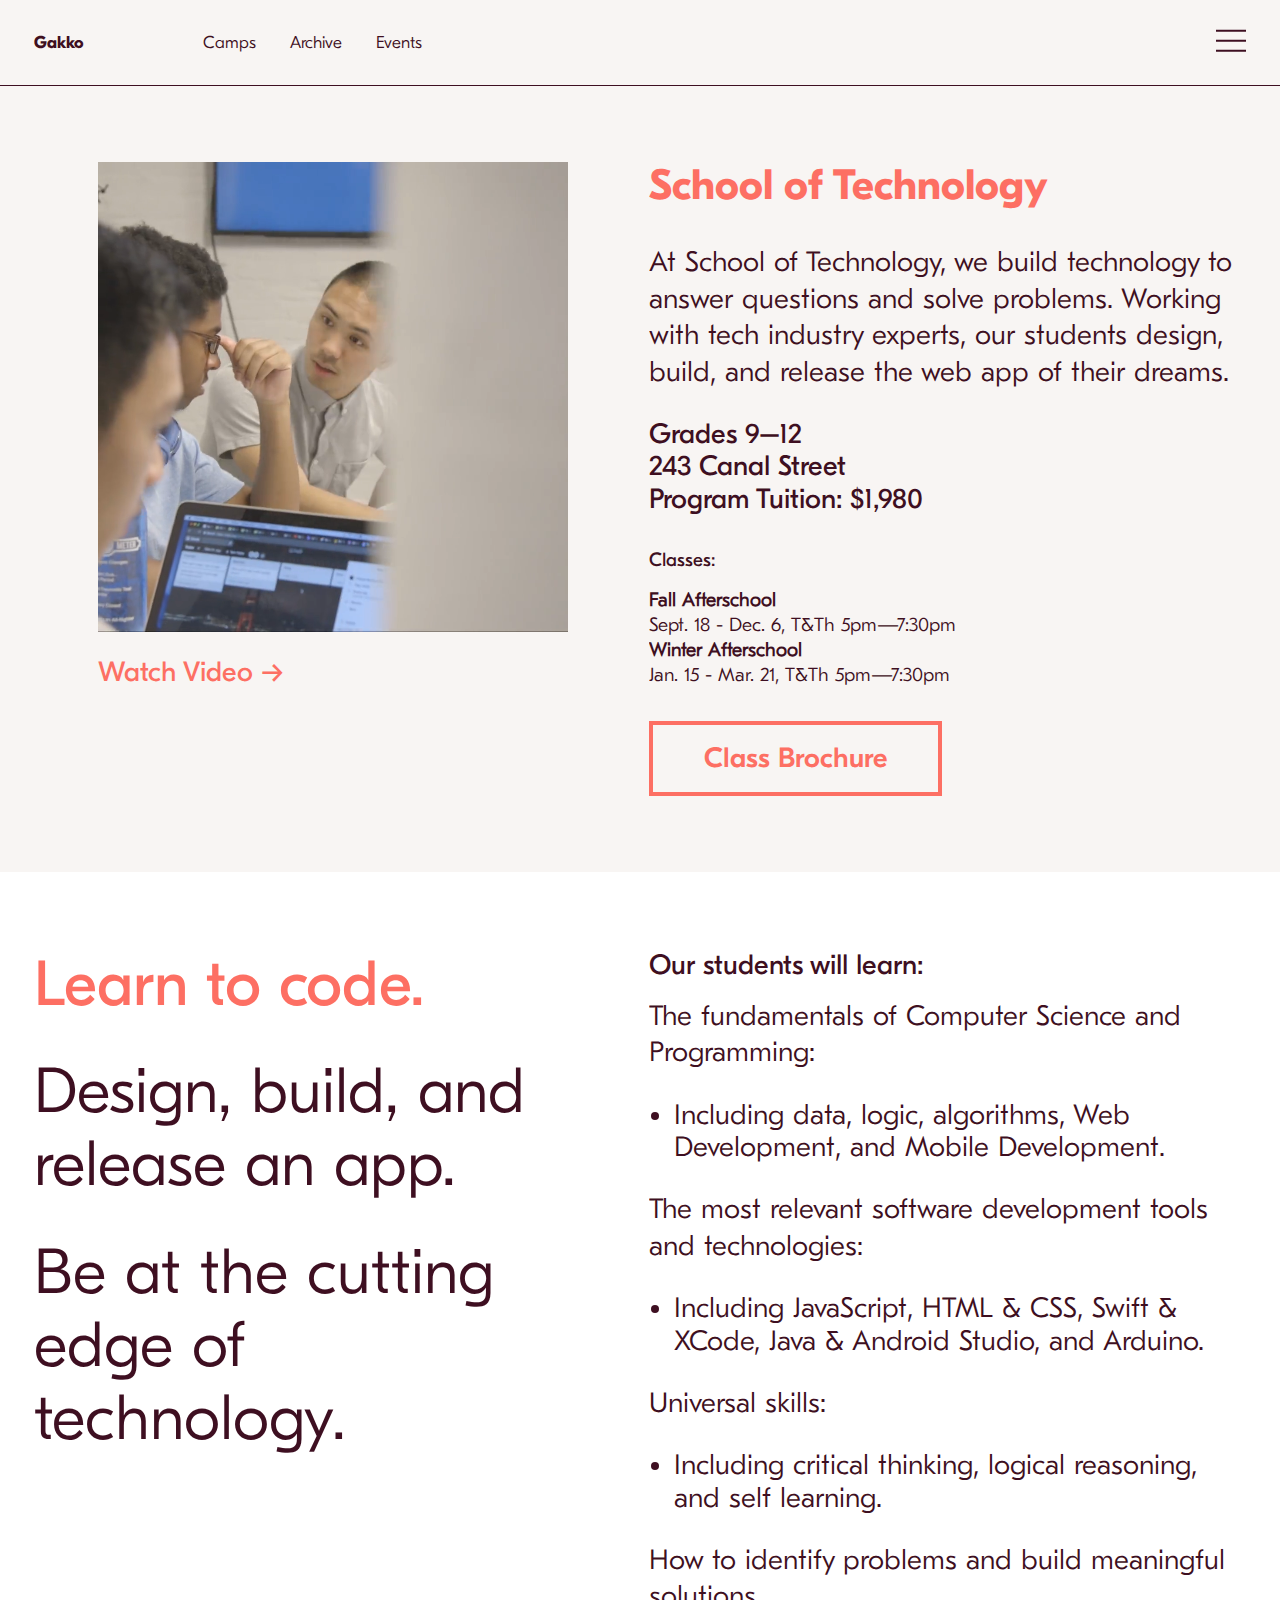
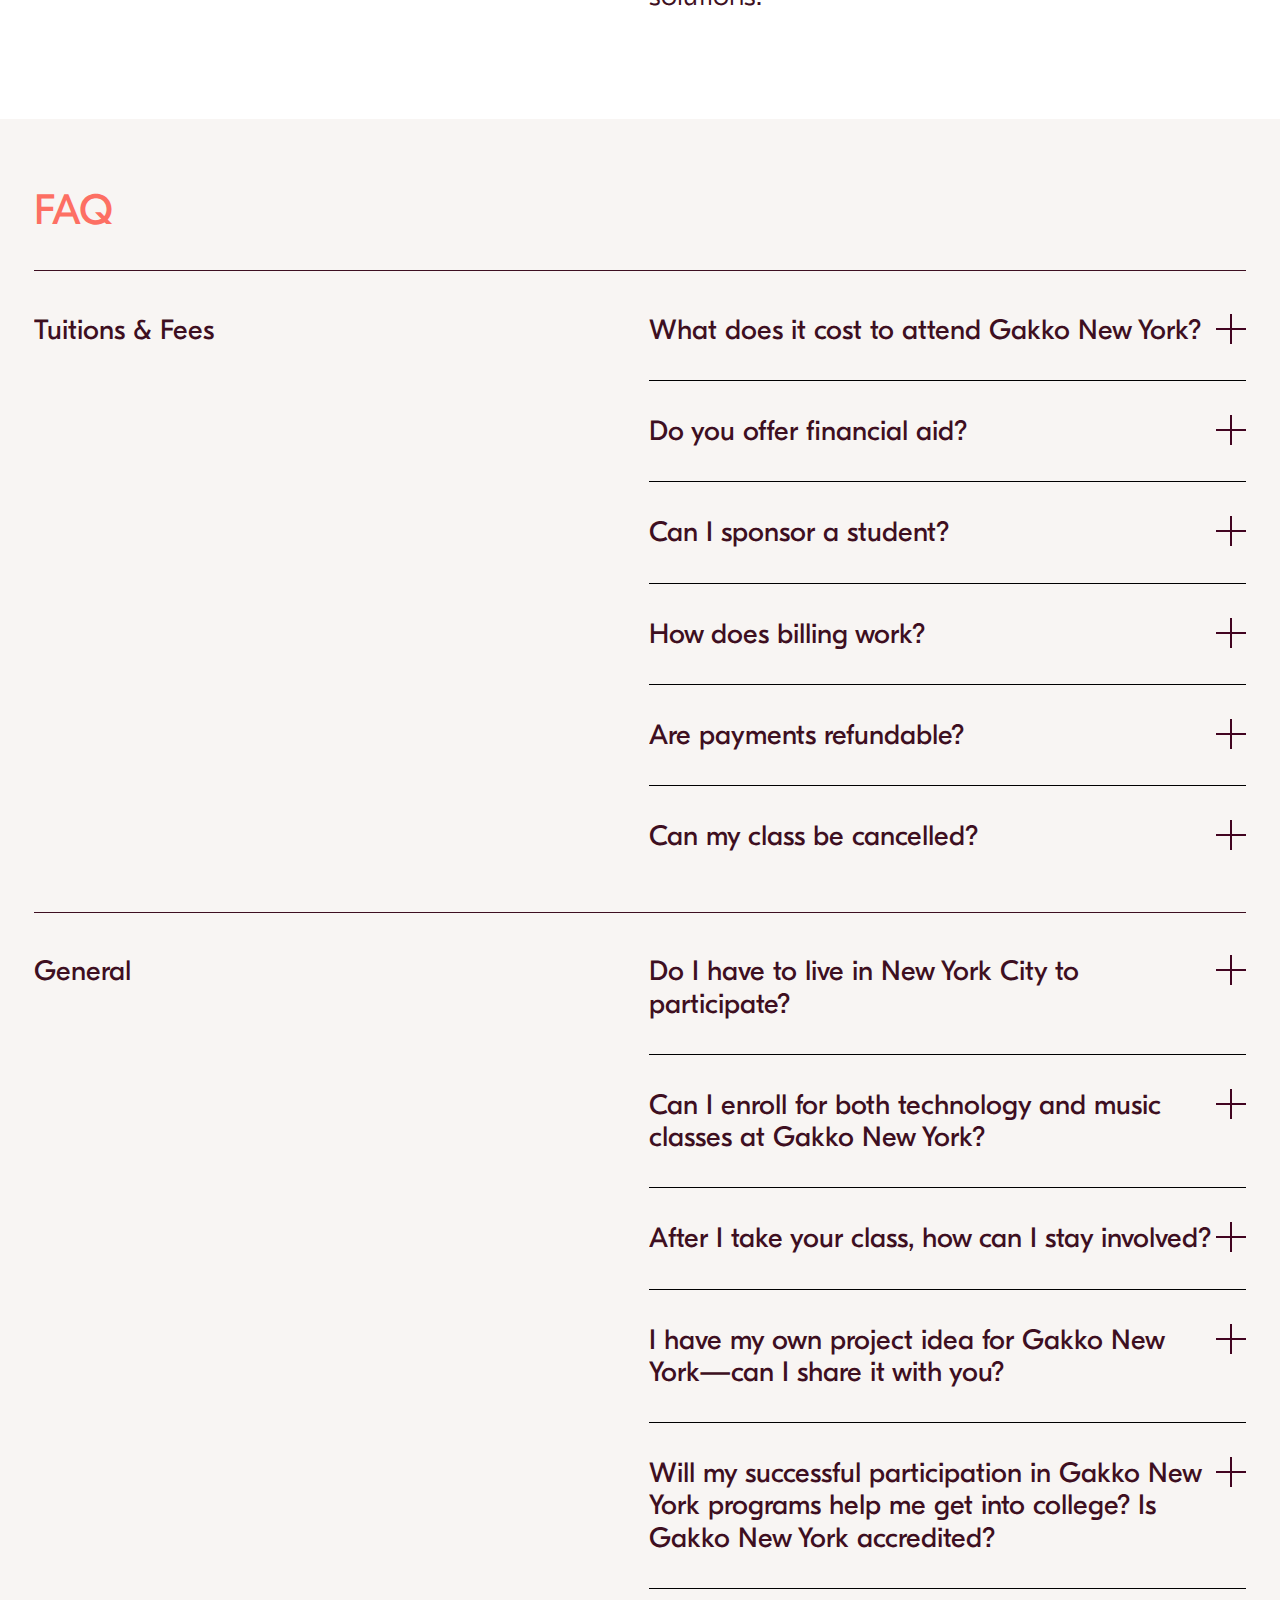
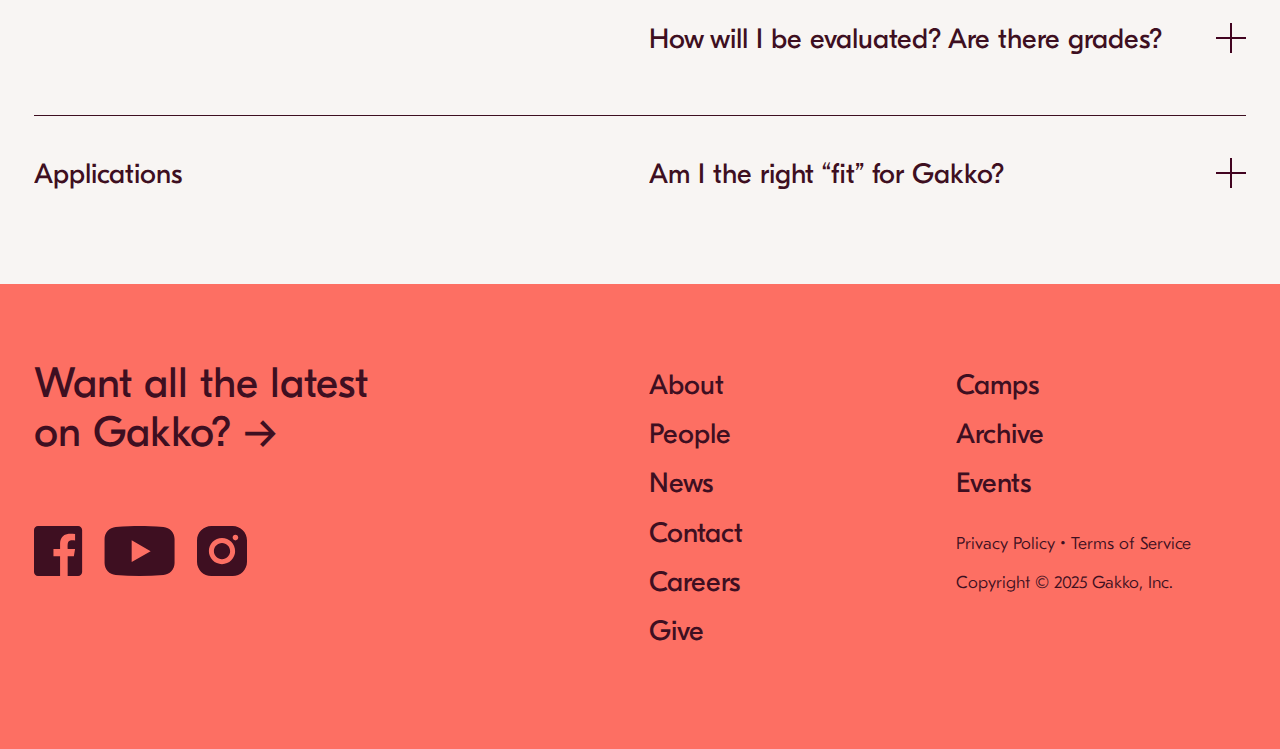
<file: afterschool/ny-code-forward.html>
<!DOCTYPE html>
<html>
  <head>
    <meta charset="utf-8">
    <meta name="viewport"
      content="width=device-width, initial-scale=1, shrink-to-fit=no">
    <meta name="description" content="Build an app.  Working with tech industry experts, students design, build, and release an app that just might change the world.">

    <!-- Google Tag Manager -->
    <script>(function(w,d,s,l,i){w[l]=w[l]||[];w[l].push({'gtm.start': new Date().getTime(),event:'gtm.js'});var f=d.getElementsByTagName(s)[0],j=d.createElement(s),dl=l!='dataLayer'?'&l='+l:'';j.async=true;j.src='https://www.googletagmanager.com/gtm.js?id='+i+dl;f.parentNode.insertBefore(j,f);})(window,document,'script','dataLayer','GTM-TNSK68K');</script>
    <!-- End Google Tag Manager -->

    
    <title>School of Technology</title>
    <meta name="csrf-param" content="authenticity_token" />
<meta name="csrf-token" content="agAZOsuwK2+amsaSQ9pBzgdPctySNanEI3UV4QMO6AiEXMSGGuStqpB61DQS/glHRY0j6Q04DFzo9UOSyq4nAg==" />
    <link rel="stylesheet" media="all" href="../assets/application-338c733ee8231b0f505cc32dd1d3bbc0b8290dd2b9dd9e888b176d6a7908ab15.css" />
    <script src="../assets/application-17e6f783eb77bbfdaf0a5070fac8a2c44e7524efa80bf6dc742af01060c83520.js"></script>
    <link rel="shortcut icon" type="image/x-icon" href="../assets/favicon-1280d684626f582a4393f93a22c1bf0b292de92bde6d599c4e2009372288c8f2.png" />
  </head>

  <body>
      <!-- Google Tag Manager (noscript) -->
      <noscript><iframe src="https://www.googletagmanager.com/ns.html?id=GTM-TNSK68K"
      height="0" width="0" style="display:none;visibility:hidden"></iframe></noscript>
      <!-- End Google Tag Manager (noscript) -->

      <main role="main">
        <header class="site-header js-site-header" id="site-header">
  <!-- <div class="site-banner" id="site-banner">
  <span class="left">
    <a href="https://www.kickstarter.com/projects/1198674507/moji-moji-thoughtful-early-learning?ref=eq3x3p&token=99220c52" class="link--light" target="__blank">
      Gakko's first early-literacy app for kids has launched on Kickstarter. Click to learn more and support us >
    </a>
  </span>
  <span class="right">
    <a class="close-button link--light" id="site-banner-close" href="#">✕</a>
  </span>
</div> -->
  <nav class="site-navigation">
    <a href="../index.html">
      <span class="site-navigation__logo">
        Gakko
      </span>
    </a>

    <ul class="site-navigation__program-navigation">
      <li class="site-navigation__link-item">
        <a href="../index.html" class="site-navigation__link">
          Camps
        </a>
      </li>

      <li class="site-navigation__link-item">
        <a href="../archive.html" class="site-navigation__link">
          Archive
        </a>
      </li>

      <li class="site-navigation__link-item">
        <a href="/events" class="site-navigation__link">
          Events
        </a>
      </li>

    </ul>

    <!--
      <ul class="site-navigation__apply">
        <li class="site-navigation__link-item">
          <a href="https://hs.gakko.org/camp-application-page" class="link link--small">
            Apply to Summer Camp 2020 &rarr;
          </a>
        </li>
      </ul>
    -->

    <a href="ny-code-forward.html#" class="mega-menu-trigger js-mega-menu-open" id="hamburger">
      <svg xmlns="http://www.w3.org/2000/svg" width="30" height="32" viewBox="0 0 30 32">
  <g id="Page-1" fill="none" fill-rule="evenodd">
    <g id="icon-hamburger" fill="#3E0F21">
      <polygon id="bottom-line" points="0 27 30 27 30 25 0 25"></polygon>
      <polygon id="middle-line" points="0 17 30 17 30 15 0 15"></polygon>
      <polygon id="top-line" points="0 7 30 7 30 5 0 5"></polygon>
    </g>
  </g>
</svg>

    </a>

    <div class="mega-menu-container js-mega-menu">
  <nav class="mega-menu">
    <section class="mega-menu__column">
      <span class="mega-menu__strong">
        Gakko
      </span>
    </section>

    <section class="mega-menu__column">
      <ul class="mega-menu__link-list">
        <li class="mega-menu__link-item">
          <a href="../about.html" class="mega-menu__link">
            About
          </a>
        </li>

        <li class="mega-menu__link-item">
          <a href="../people.html" class="mega-menu__link">
            People
          </a>
        </li>

        <li class="mega-menu__link-item">
          <a href="../news.html" class="mega-menu__link">
            News
          </a>
        </li>

        <li class="mega-menu__link-item">
          <a href="../contact.html" class="mega-menu__link">
            Contact
          </a>
        </li>

        <li class="mega-menu__link-item">
          <a href="../careers.html" class="mega-menu__link">
            Careers
          </a>
        </li>

        <li class="mega-menu__link-item">
          <a href="../give.html" class="mega-menu__link">
            Give
          </a>
        </li>
      </ul>
    </section>

    <section class="mega-menu__column">
      <ul class="mega-menu__link-list">
        <li class="mega-menu__link-item">
          <a href="../index.html" class="mega-menu__link">
            Camps
          </a>
        </li>
      </ul>

      <ul class="mega-menu__link-list">
        <li class="mega-menu__link-item">
          <a href="../archive.html" class="mega-menu__link">
            Archive
          </a>
        </li>

        <li class="mega-menu__link-item mega-menu__link-item--secondary">
          <a href="../archive.html#afterschool"
            class="mega-menu__link mega-menu__link--secondary">
            Classes
          </a>
        </li>

        <li class="mega-menu__link-item mega-menu__link-item--secondary">
          <a href="../archive.html#digital"
            class="mega-menu__link mega-menu__link--secondary">
            Digital Learning
          </a>
        </li>
      </ul>

      <ul class="mega-menu__link-list">
        <li class="mega-menu__link-item">
          <a href="/events" class="mega-menu__link">
            Events
          </a>
        </li>
      </ul>
    </section>

    <!--
      <section class="mega-menu__column mega-menu__column--last">
        <a href="https://hs.gakko.org/camp-application-page" class="mega-menu__strong">
          Apply to Summer Camp 2019 &rarr;
        </a>
      </section>
    -->

    <a href="ny-code-forward.html#" class="mega-menu__close js-mega-menu-close">
      <svg xmlns="http://www.w3.org/2000/svg" width="30" height="32" viewBox="0 0 30 32">
  <g id="Page-1" fill="none" fill-rule="evenodd">
    <g id="icon-close" fill="#3E0F21">
      <polygon id="bottom-line" points="0 17 30 17 30 15 0 15" transform="rotate(45 15 16)"></polygon>
      <polygon id="top-line" points="0 17 30 17 30 15 0 15" transform="rotate(-45 15 16)"></polygon>
    </g>
  </g>
</svg>

    </a>
  </nav>
</div>

  </nav>
</header>


      
<section class="page">
  <section class="page-content">
    <div class="grid">
      <div class="grid-item--2-up grid-item--justify-content">
        
<div class="video-container--small">
  <video autoplay loop muted plays-inline poster="../assets/afterschool/video-thumb_ny-code-forward-acc662e67ac1583f7712c3ec3c5af1179a00f4a3aa103d121394daf165289fc3.png">
    <source src="../assets/2018-gakko-afterschool-code_forward_video-63aec0f387d5761ecc656286f41207f421b99db48e9a5333b39a73b14d9cd854.mp4" type="video/mp4">
  </video>

    <a class="text title title--video" id="thing" data-fancybox href="https://player.vimeo.com/video/255844875">
      Watch Video &rarr;
    </a>
</div>

      </div>

      <div class="grid-item--2-up">
        <span class="heading heading--strong">
          School of Technology
        </span>

        <div class="text u-margin-bottom">
           <p> At School of Technology, we build technology to answer questions and solve problems. Working with tech industry experts, our students design, build, and release the web app of their dreams. </p>

          <span class="title title--strong title--no-margin">
            Grades 9–12
          </span>

          <span class="title title--strong title--no-margin">
            243 Canal Street
          </span>

          <span class="title title--strong">
            Program Tuition: $1,980
          </span>
        </div>

        <div class="u-margin-bottom">
          <span class="title text--small">
            Classes:
          </span>

          <p class="text text--small">
             <b>Fall Afterschool</b></br> Sept. 18 - Dec. 6, T&Th 5pm—7:30pm</br> <b>Winter Afterschool</b></br> Jan. 15 - Mar. 21, T&Th 5pm—7:30pm
          </p>
        </div>

        <a target="_blank" class="button" href="../assets/2018-gakko-afterschool-code_forward-a9e3eab0c2c52f9905eee495587a732b01081fcf2fcb996a48baf1a31c3125e6.pdf">Class Brochure</a>
      </div>
    </div>
  </section>

  <section class="page-section page-section--light">
    <section class="page-content">
      <div class="grid">
        <div class="grid-item--2-up">
          <div class="u-width-reading">

            <span class="heading heading--large">
              Learn to code.
            </span>

            <span class="heading heading--dark heading--large">
              Design, build, and release an app.
            </span>

            <span class="heading heading--dark heading--large">
              Be at the cutting edge of technology.
            </span>
          </div>
        </div>

        <div class="grid-item--2-up">
          <div class="text u-reading-width">
            <span class="title title--strong">
              Our students will learn:
            </span>

             <p> The fundamentals of Computer Science and Programming: </p> <ul> <li> Including data, logic, algorithms, Web Development, and Mobile Development. </li> </ul> <p> The most relevant software development tools and technologies: </p> <ul> <li> Including JavaScript, HTML & CSS, Swift & XCode, Java & Android Studio, and Arduino. </li> </ul> <p> Universal skills: </p> <ul> <li> Including critical thinking, logical reasoning, and self learning. </li> </ul> <p> How to identify problems and build meaningful solutions. </p>
          </div>
        </div>
      </div>
    </section>
  </section>

  <section class="page-content">
    <span class="heading">
      FAQ
    </span>

    <hr class="u-margin-bottom"/>

    <section class="grid grid--flex-end text">
  <div class="grid-item--2-up">
    <span class="title">
      Tuitions &amp; Fees
    </span>
  </div>

  <div class="grid-item--2-up">
    <div class="js-toggle faq-slat">
  <div class="js-toggle-trigger">
    <span class="title faq-slat__title">
      What does it cost to attend Gakko New York?
    </span>

    <span class="faq-slat__trigger">
      <img src="../assets/icon-plus-306faeab67252ab275b310b2bcca9256d02b02837d5b528a503b0693a0d9bc3f.svg" alt="Icon plus" />
    </span>
  </div>

  <div class="js-toggle-target faq-slat__answer">
    <p>
      Regular tuition is $1,980 and includes access to all Gakko New York events that take place during the quarter in which tuition has been paid.
    </p>
  </div>
</div>


    <div class="js-toggle faq-slat">
  <div class="js-toggle-trigger">
    <span class="title faq-slat__title">
      Do you offer financial aid?
    </span>

    <span class="faq-slat__trigger">
      <img src="../assets/icon-plus-306faeab67252ab275b310b2bcca9256d02b02837d5b528a503b0693a0d9bc3f.svg" alt="Icon plus" />
    </span>
  </div>

  <div class="js-toggle-target faq-slat__answer">
    <p>
      Gakko New York is firmly committed to financial accessibility. Our scholarships can cover up to 90% of tuition costs for qualified students. Please contact us at newyork@gakko.org for more information.
    </p>
  </div>
</div>


    <div class="js-toggle faq-slat">
  <div class="js-toggle-trigger">
    <span class="title faq-slat__title">
      Can I sponsor a student?
    </span>

    <span class="faq-slat__trigger">
      <img src="../assets/icon-plus-306faeab67252ab275b310b2bcca9256d02b02837d5b528a503b0693a0d9bc3f.svg" alt="Icon plus" />
    </span>
  </div>

  <div class="js-toggle-target faq-slat__answer">
    <p>
      Yes, you can! Families or individuals interested in sponsoring scholarships may opt to pay an increased tuition of $2,950. Besides the opportunity to give someone the gift of studying at Gakko New York, patrons will be recognized for their gracious support.
    </p>
  </div>
</div>


    <div class="js-toggle faq-slat">
  <div class="js-toggle-trigger">
    <span class="title faq-slat__title">
      How does billing work?
    </span>

    <span class="faq-slat__trigger">
      <img src="../assets/icon-plus-306faeab67252ab275b310b2bcca9256d02b02837d5b528a503b0693a0d9bc3f.svg" alt="Icon plus" />
    </span>
  </div>

  <div class="js-toggle-target faq-slat__answer">
    <p>
      All financial transactions are done in U.S. Dollars. Tuition is $1,980 for the 10-week program and includes 5 hours of class time per week and access to official Gakko New York events during the quarter in which tuition has been paid. Program tuition excludes all state and federal taxes and equipment required for program participation. Tuition and fees are due no later than 14 days prior the first day of class.
    </p>
  </div>
</div>


    <div class="js-toggle faq-slat">
  <div class="js-toggle-trigger">
    <span class="title faq-slat__title">
      Are payments refundable?
    </span>

    <span class="faq-slat__trigger">
      <img src="../assets/icon-plus-306faeab67252ab275b310b2bcca9256d02b02837d5b528a503b0693a0d9bc3f.svg" alt="Icon plus" />
    </span>
  </div>

  <div class="js-toggle-target faq-slat__answer">
    <p>
      Balance payments are refundable until 2 weeks (14 days) prior to the start of the confirmed program start date. No refund will be issued for cancellations or withdrawals within 14 days of the start of the confirmed course start date. If students leave the program for any reason, the tuition is not prorated and no refund will be issued. Cancellations can be made by contacting our team at newyork@gakko.org or (347) 560-1079.
    </p>
  </div>
</div>


    <div class="js-toggle faq-slat">
  <div class="js-toggle-trigger">
    <span class="title faq-slat__title">
      Can my class be cancelled?
    </span>

    <span class="faq-slat__trigger">
      <img src="../assets/icon-plus-306faeab67252ab275b310b2bcca9256d02b02837d5b528a503b0693a0d9bc3f.svg" alt="Icon plus" />
    </span>
  </div>

  <div class="js-toggle-target faq-slat__answer">
    <p>
      Gakko reserves the right to cancel any course that is undersubscribed. We will inform all participants and refund any tuition paid in the event that we are obliged to cancel a class.
    </p>
  </div>
</div>

  </div>
</section>


    <hr class="u-margin-bottom u-margin-top"/>

    <section class="grid grid--flex-end text">
  <div class="grid-item--2-up">
    <span class="title">
      General
    </span>
  </div>

  <div class="grid-item--2-up">
    <div class="js-toggle faq-slat">
  <div class="js-toggle-trigger">
    <span class="title faq-slat__title">
      Do I have to live in New York City to participate?
    </span>

    <span class="faq-slat__trigger">
      <img src="../assets/icon-plus-306faeab67252ab275b310b2bcca9256d02b02837d5b528a503b0693a0d9bc3f.svg" alt="Icon plus" />
    </span>
  </div>

  <div class="js-toggle-target faq-slat__answer">
    <p>
      Gakko New York afterschool programs all take place in Manhattan at 243 Canal Street. As long as you can get here for class sessions over the course of the 10 week program, you can live anywhere!  Unfortunately, we cannot offer any travel or housing support for participants, so if you are applying from outside of the New York area you will need to find travel and housing independently.
    </p>
  </div>
</div>


    <div class="js-toggle faq-slat">
  <div class="js-toggle-trigger">
    <span class="title faq-slat__title">
      Can I enroll for both technology and music classes at Gakko New York?
    </span>

    <span class="faq-slat__trigger">
      <img src="../assets/icon-plus-306faeab67252ab275b310b2bcca9256d02b02837d5b528a503b0693a0d9bc3f.svg" alt="Icon plus" />
    </span>
  </div>

  <div class="js-toggle-target faq-slat__answer">
    <p>
      You can! We will want to chat with you to make sure that you can fit in such a considerable time commitment. But we’d love to have you. Please select both programs in the application form and we'll reach out to talk with you more about your interests and time commitment.
    </p>
  </div>
</div>


    <div class="js-toggle faq-slat">
  <div class="js-toggle-trigger">
    <span class="title faq-slat__title">
      After I take your class, how can I stay involved?
    </span>

    <span class="faq-slat__trigger">
      <img src="../assets/icon-plus-306faeab67252ab275b310b2bcca9256d02b02837d5b528a503b0693a0d9bc3f.svg" alt="Icon plus" />
    </span>
  </div>

  <div class="js-toggle-target faq-slat__answer">
    <p>
      Gakko New York is so much more than a school with two courses. Besides the advanced classes we offer, we host a multitude of events, conferences, summer camps, and parties, as well as volunteer, intern, and teaching assistant opportunities.
    </p>
  </div>
</div>


    <div class="js-toggle faq-slat">
  <div class="js-toggle-trigger">
    <span class="title faq-slat__title">
      I have my own project idea for Gakko New York—can I share it with you?
    </span>

    <span class="faq-slat__trigger">
      <img src="../assets/icon-plus-306faeab67252ab275b310b2bcca9256d02b02837d5b528a503b0693a0d9bc3f.svg" alt="Icon plus" />
    </span>
  </div>

  <div class="js-toggle-target faq-slat__answer">
    <p>
      Yes, please! Gakko sees itself as an incubator for new approaches to education, art, and technology. If you have an idea, pitch it!
    </p>
  </div>
</div>


    <div class="js-toggle faq-slat">
  <div class="js-toggle-trigger">
    <span class="title faq-slat__title">
      Will my successful participation in Gakko New York programs help me get into college? Is Gakko New York accredited?
    </span>

    <span class="faq-slat__trigger">
      <img src="../assets/icon-plus-306faeab67252ab275b310b2bcca9256d02b02837d5b528a503b0693a0d9bc3f.svg" alt="Icon plus" />
    </span>
  </div>

  <div class="js-toggle-target faq-slat__answer">
    <p>
      We are not accredited but we are working hard to develop and further relationships with colleges and universities so that they understand and recognize the benefits of Gakko New York participation.
    </p>
  </div>
</div>


    <div class="js-toggle faq-slat">
  <div class="js-toggle-trigger">
    <span class="title faq-slat__title">
      How will I be evaluated? Are there grades?
    </span>

    <span class="faq-slat__trigger">
      <img src="../assets/icon-plus-306faeab67252ab275b310b2bcca9256d02b02837d5b528a503b0693a0d9bc3f.svg" alt="Icon plus" />
    </span>
  </div>

  <div class="js-toggle-target faq-slat__answer">
    <p>
      Grades are for grade school! While we don’t assign grades to our students, we take evaluation very seriously, and provide careful, in-depth feedback to all of our students.
    </p>
  </div>
</div>

  </div>
</section>


    <hr class="u-margin-bottom u-margin-top"/>

    <section class="grid grid--flex-end text">
  <div class="grid-item--2-up">
    <span class="title">
      Applications
    </span>
  </div>

  <div class="grid-item--2-up">
    <div class="js-toggle faq-slat">
  <div class="js-toggle-trigger">
    <span class="title faq-slat__title">
      Am I the right “fit” for Gakko?
    </span>

    <span class="faq-slat__trigger">
      <img src="../assets/icon-plus-306faeab67252ab275b310b2bcca9256d02b02837d5b528a503b0693a0d9bc3f.svg" alt="Icon plus" />
    </span>
  </div>

  <div class="js-toggle-target faq-slat__answer">
    <p>
      We encourage anybody interested in becoming a student at Gakko New York to apply. We are firmly committed to providing education that is accessible and inclusive and we absolutely do not and will never discriminate on the grounds of race, creed, ability, gender, sexual orientation, or any other facet of your identity. We are available to field any questions you might have regarding the application process.
    </p>
  </div>
</div>

  </div>
</section>

  </section>
</section>


        <footer class="page-section page-section--stand-out site-footer">
  <section class="page-content">
    <div class="grid">
      <div class="grid-item--2-up">
        <div class="newsletter">
  <a class="newsletter__heading" href="../newsletter_sign_up.html">
    Want all the latest on Gakko? &rarr;
  </a>
</div>


        <div>
          <a href="https://www.facebook.com/GAKKOPROJECT/"
            target="_blank"
            class="site-footer__social-link">
            <svg xmlns="http://www.w3.org/2000/svg" width="49" height="50" viewBox="0 0 49 50">
  <g id="Page-1" fill="none" fill-rule="evenodd">
    <path id="icon-social-facebook" fill="#000" d="M4,0 L44.125,0 C46.334139,-4.05812251e-16 48.125,1.790861 48.125,4 L48.125,46 C48.125,48.209139 46.334139,50 44.125,50 L33.6701311,50 L33.6701311,30.2640206 L39.8430525,30.2640206 L41.0853795,23.0977958 L33.6701311,23.0977958 C33.5740331,20.9222161 33.5740331,19.4013363 33.6701311,18.5351563 C33.7903076,17.4519445 34.0319248,16.229361 34.5758929,15.5970982 C35.7723293,14.206461 37.9421582,13.8337397 41.0853795,14.4789342 L41.0853795,7.89341518 C37.3827863,7.72297233 34.9110368,7.72297233 33.6701311,7.89341518 C30.9167708,8.27159909 29.5858005,9.25522782 28.1710379,11.0173689 C27.0447426,12.4202128 26.0804967,14.9257115 26.0804967,17.308524 C26.0804967,18.8970657 26.0804967,20.8268229 26.0804967,23.0977958 L19.4468471,23.0977958 L19.4468471,30.2640206 L26.0804967,30.2640206 L26.0804967,50 L4,50 C1.790861,50 2.705415e-16,48.209139 0,46 L0,4 C-2.705415e-16,1.790861 1.790861,4.05812251e-16 4,0 Z"></path>
  </g>
</svg>

          </a>

          <a href="https://www.youtube.com/channel/UCns1cetVcpyZC0PLHg4aFZQ"
            target="_blank"
            class="site-footer__social-link">
            <svg xmlns="http://www.w3.org/2000/svg" width="71" height="50" viewBox="0 0 71 50">
  <g id="Page-1" fill="none" fill-rule="evenodd">
    <path id="icon-social-youtube" fill="#000" d="M11.7346528,1.0095901 C21.1975114,0.336530035 29.1401272,0 35.5625,0 C41.9848729,0 49.9274887,0.336530038 59.3903474,1.00959012 C65.6847827,1.45729175 70.5625,6.69426658 70.5625,13.0046036 L70.5625008,37.1249088 C70.5625008,43.4221514 65.7043682,48.6529175 59.4242836,49.117461 C51.4703557,49.7058203 43.5164279,50 35.5625,50 C27.6085723,50 19.6546445,49.7058204 11.7007168,49.1174611 C5.42063236,48.6529178 0.5625,43.422152 0.5625,37.1249097 L0.562496052,13.0046075 C0.562496052,6.6942682 5.4402151,1.45729146 11.7346528,1.0095901 Z M27.6796171,14.3068182 L27.6796171,36.0759494 L46.6324373,25.1913838 L27.6796171,14.3068182 Z"></path>
  </g>
</svg>

          </a>

          <a href="https://www.instagram.com/gakko/"
            target="_blank"
            class="site-footer__social-link">
            <svg xmlns="http://www.w3.org/2000/svg" width="50" height="50" viewBox="0 0 50 50">
  <g id="Page-1" fill="none" fill-rule="evenodd">
    <path id="icon-social-instagram" fill="#000" d="M14.375,0 L35.625,-1.77635684e-15 C43.5640933,-3.23474462e-15 50,6.43590672 50,14.375 L50,35.625 C50,43.5640933 43.5640933,50 35.625,50 L14.375,50 C6.43590672,50 -8.04098322e-16,43.5640933 -1.77635684e-15,35.625 L-1.77635684e-15,14.375 C-2.74861536e-15,6.43590672 6.43590672,-3.17969064e-16 14.375,-1.77635684e-15 Z M38.4375,14.375 C39.9908009,14.375 41.25,13.1158009 41.25,11.5625 C41.25,10.0091991 39.9908009,8.75 38.4375,8.75 C36.8841991,8.75 35.625,10.0091991 35.625,11.5625 C35.625,13.1158009 36.8841991,14.375 38.4375,14.375 Z M25,38.125 C32.2487373,38.125 38.125,32.2487373 38.125,25 C38.125,17.7512627 32.2487373,11.875 25,11.875 C17.7512627,11.875 11.875,17.7512627 11.875,25 C11.875,32.2487373 17.7512627,38.125 25,38.125 Z M25,33.125 C20.5126864,33.125 16.875,29.4873136 16.875,25 C16.875,20.5126864 20.5126864,16.875 25,16.875 C29.4873136,16.875 33.125,20.5126864 33.125,25 C33.125,29.4873136 29.4873136,33.125 25,33.125 Z"></path>
  </g>
</svg>

          </a>
        </div>
      </div>

      <div class="grid-item--2-up">
        <nav class="grid">
          <div class="grid-item--2-up">
            <ul class="site-footer__link-list">
              <li class="site-footer__link-list-item">
                <a href="../about.html" class="site-footer__link">
                  About
                </a>
              </li>

              <li class="site-footer__link-list-item">
                <a href="../people.html" class="site-footer__link">
                  People
                </a>
              </li>

              <li class="site-footer__link-list-item">
                <a href="../news.html" class="site-footer__link">
                  News
                </a>
              </li>

              <li class="site-footer__link-list-item">
                <a href="../contact.html" class="site-footer__link">
                  Contact
                </a>
              </li>

              <li class="site-footer__link-list-item">
                <a href="../careers.html" class="site-footer__link">
                  Careers
                </a>
              </li>

              <li class="site-footer__link-list-item">
                <a href="../give.html" class="site-footer__link">
                  Give
                </a>
              </li>
            </ul>
          </div>

          <div class="grid-item--2-up">
            <ul class="site-footer__link-list">
              <li class="site-footer__link-list-item">
                <a href="../index.html" class="site-footer__link">
                  Camps
                </a>
              </li>

              <li class="site-footer__link-list-item">
                <a href="../archive.html" class="site-footer__link">
                  Archive
                </a>
              </li>

              <li class="site-footer__link-list-item">
                <a href="/events" class="site-footer__link">
                  Events
                </a>
              </li>

              <li class="site-footer__copyright">
                <a href="../privacy.html" class="site-footer__link" target="__blank">
                  Privacy Policy
                </a>
                &bull;
                <a href="../terms.html" class="site-footer__link" target="__blank">
                  Terms of Service
                </a>
                <br/><br/>
                Copyright &copy; 2025
                Gakko, Inc.
              </li>
            </ul>
          </div>
        </nav>
      </div>
    </div>
  </section>
</footer>

    </main>

        <script type="text/javascript">
    !function(){var analytics=window.analytics=window.analytics||[];if(!analytics.initialize)if(analytics.invoked)window.console&&console.error&&console.error("Segment snippet included twice.");else{analytics.invoked=!0;analytics.methods=["trackSubmit","trackClick","trackLink","trackForm","pageview","identify","reset","group","track","ready","alias","debug","page","once","off","on"];analytics.factory=function(t){return function(){var e=Array.prototype.slice.call(arguments);e.unshift(t);analytics.push(e);return analytics}};for(var t=0;t<analytics.methods.length;t++){var e=analytics.methods[t];analytics[e]=analytics.factory(e)}analytics.load=function(t){var e=document.createElement("script");e.type="text/javascript";e.async=!0;e.src=("https:"===document.location.protocol?"https://":"http://")+"cdn.segment.com/analytics.js/v1/"+t+"/analytics.min.js";var n=document.getElementsByTagName("script")[0];n.parentNode.insertBefore(e,n)};analytics.SNIPPET_VERSION="4.0.0";
    analytics.load("SEGMENT_KEY");
    analytics.page();
    }}();
  </script>

<!-- Start of HubSpot Embed Code -->
<script
  type="text/javascript"
  id="hs-script-loader"
  async
  defer
  src="http://js.hs-scripts.com/5352152.js"
>

</script>
<!-- End of HubSpot Embed Code -->

  </body>
</html>
</file>
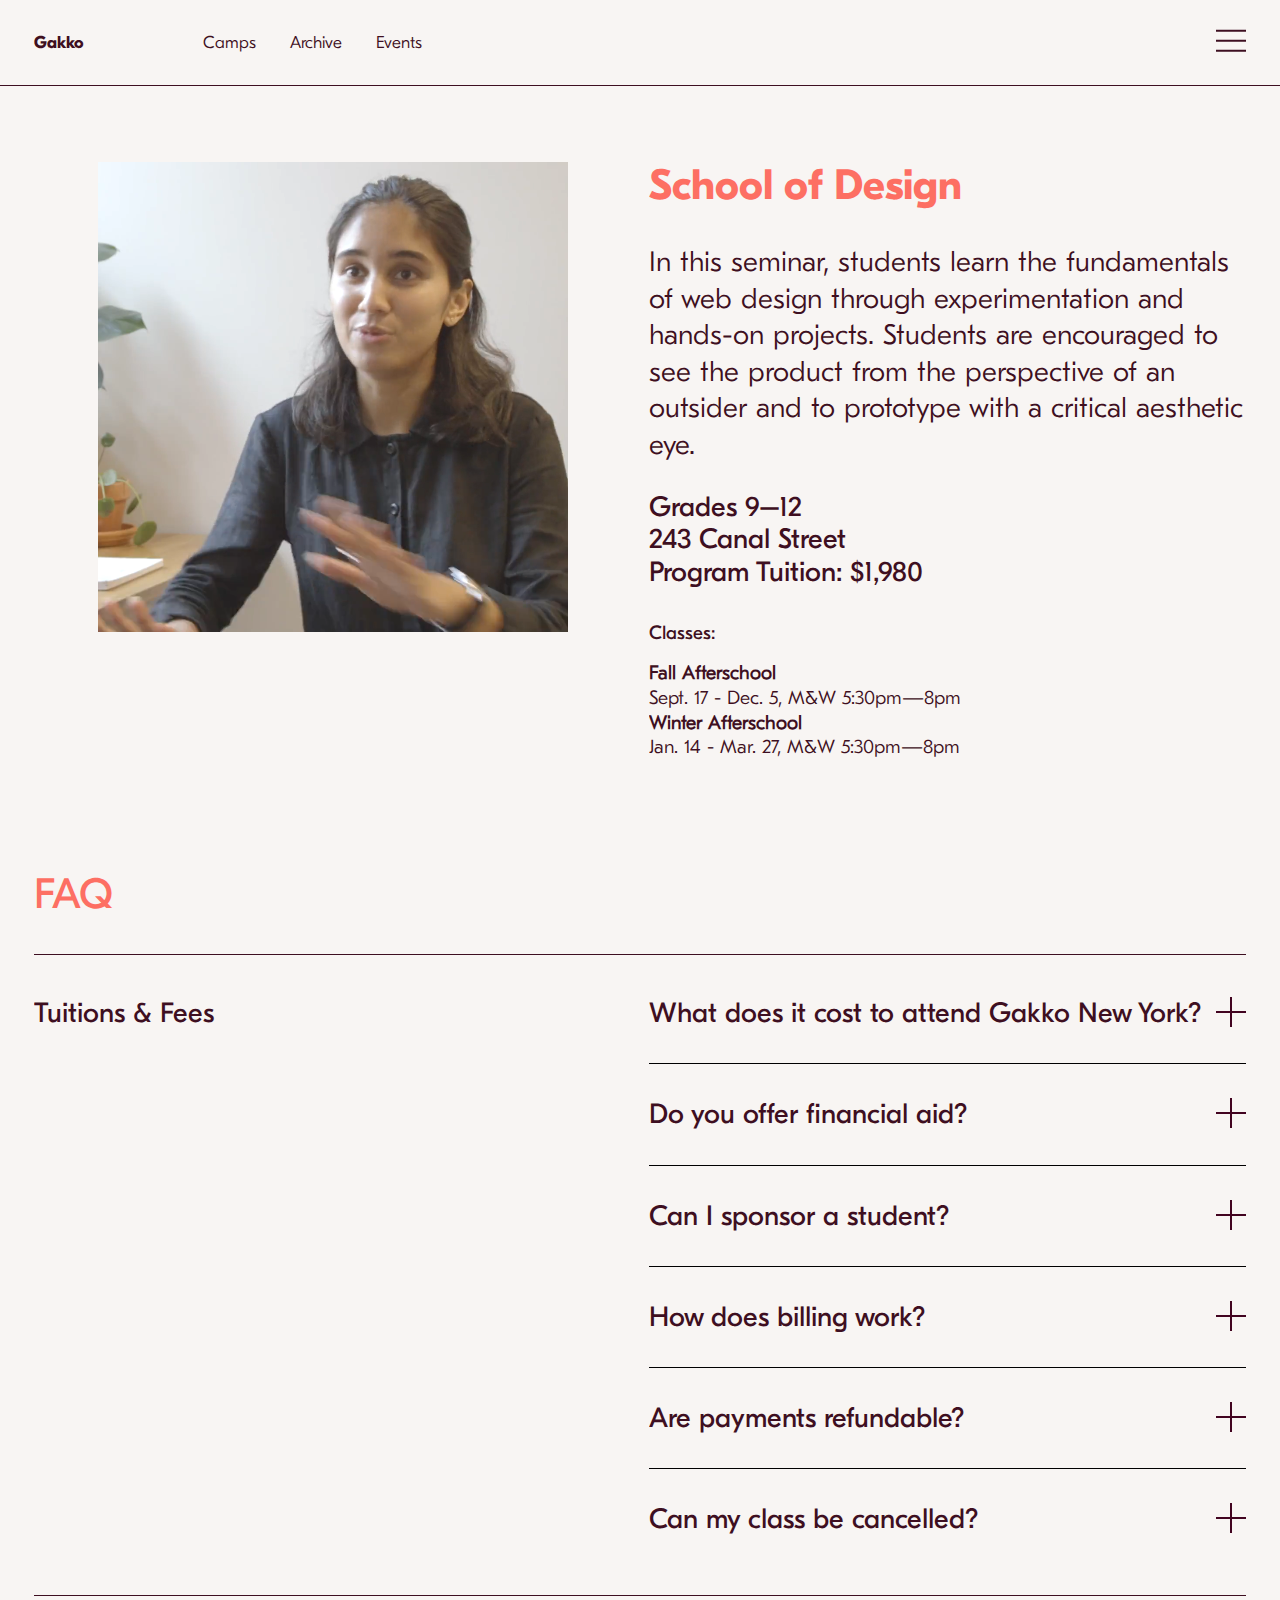
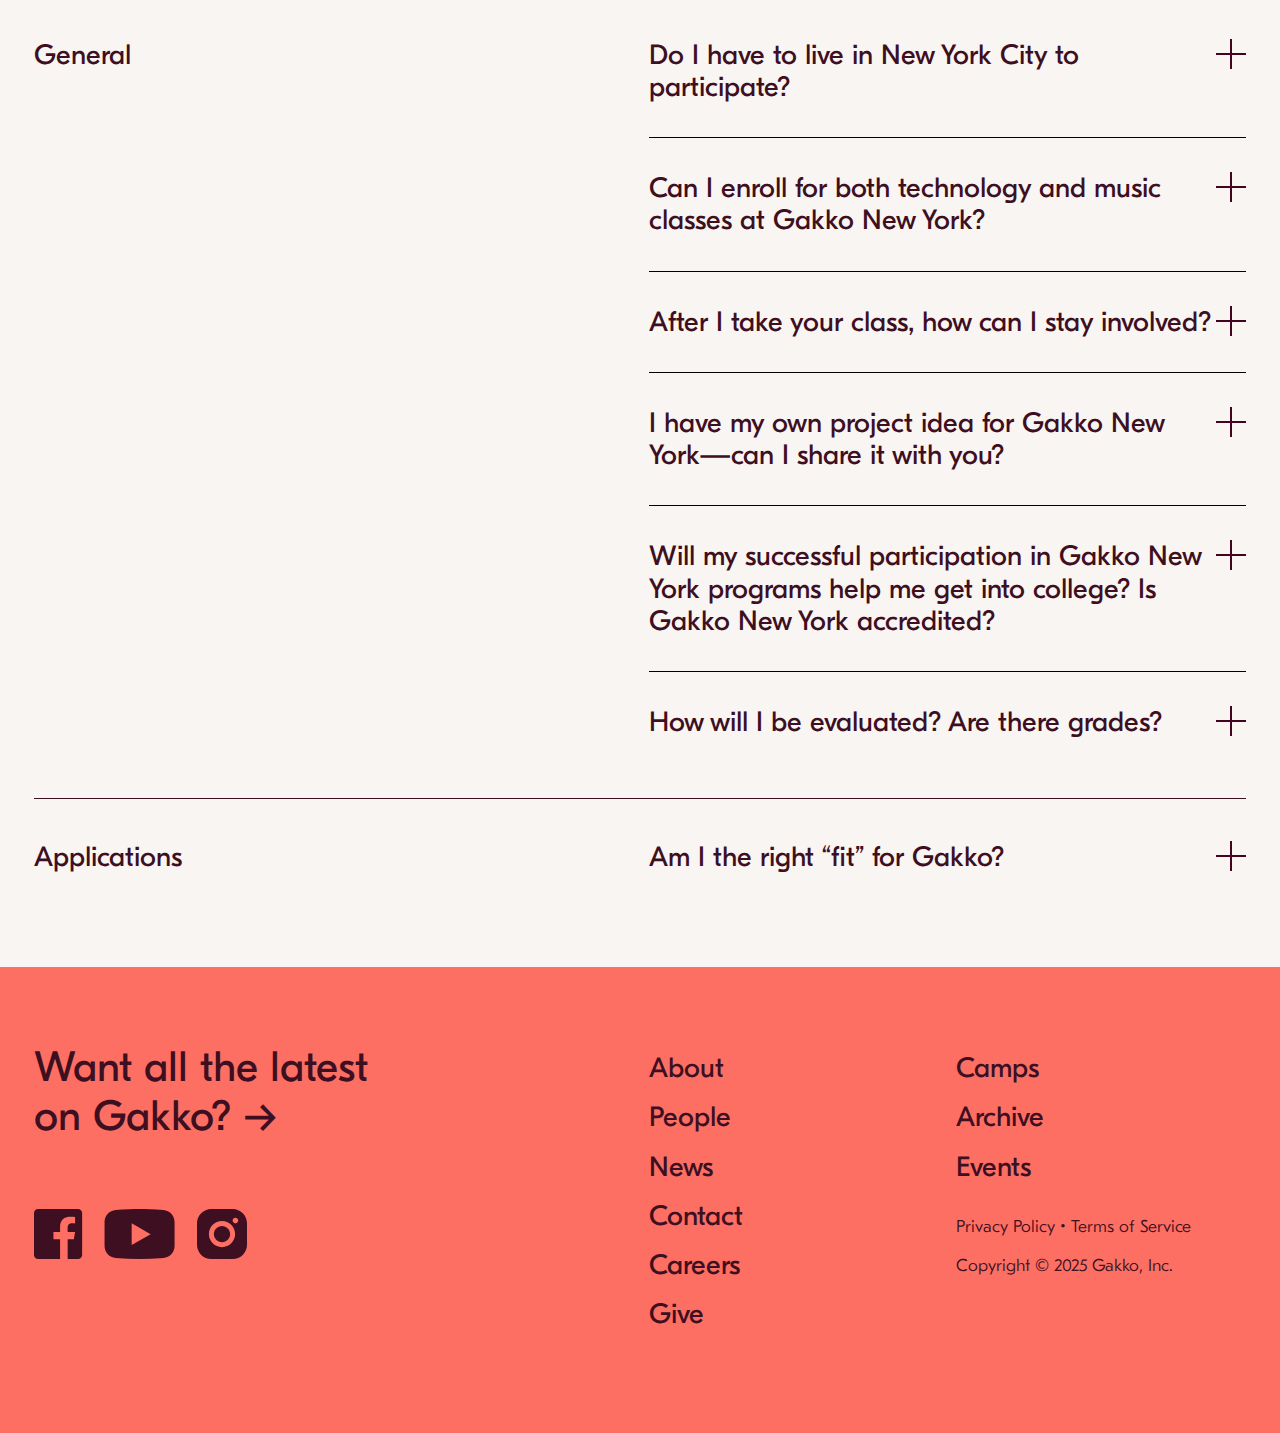
<file: afterschool/ny-intuitive-design.html>
<!DOCTYPE html>
<html>
  <head>
    <meta charset="utf-8">
    <meta name="viewport"
      content="width=device-width, initial-scale=1, shrink-to-fit=no">
    <meta name="description" content="Learn web design. Build empathy.">

    <!-- Google Tag Manager -->
    <script>(function(w,d,s,l,i){w[l]=w[l]||[];w[l].push({'gtm.start': new Date().getTime(),event:'gtm.js'});var f=d.getElementsByTagName(s)[0],j=d.createElement(s),dl=l!='dataLayer'?'&l='+l:'';j.async=true;j.src='https://www.googletagmanager.com/gtm.js?id='+i+dl;f.parentNode.insertBefore(j,f);})(window,document,'script','dataLayer','GTM-TNSK68K');</script>
    <!-- End Google Tag Manager -->

    
    <title>School of Design</title>
    <meta name="csrf-param" content="authenticity_token" />
<meta name="csrf-token" content="zStyLMWhCWTxkNHeXycGV+UUjz28+MDpyj0GOz99ATgjd6+QFPWPoftww3gOA07ep9beCCP1ZXEBvVBI9t3OMg==" />
    <link rel="stylesheet" media="all" href="../assets/application-338c733ee8231b0f505cc32dd1d3bbc0b8290dd2b9dd9e888b176d6a7908ab15.css" />
    <script src="../assets/application-17e6f783eb77bbfdaf0a5070fac8a2c44e7524efa80bf6dc742af01060c83520.js"></script>
    <link rel="shortcut icon" type="image/x-icon" href="../assets/favicon-1280d684626f582a4393f93a22c1bf0b292de92bde6d599c4e2009372288c8f2.png" />
  </head>

  <body>
      <!-- Google Tag Manager (noscript) -->
      <noscript><iframe src="https://www.googletagmanager.com/ns.html?id=GTM-TNSK68K"
      height="0" width="0" style="display:none;visibility:hidden"></iframe></noscript>
      <!-- End Google Tag Manager (noscript) -->

      <main role="main">
        <header class="site-header js-site-header" id="site-header">
  <!-- <div class="site-banner" id="site-banner">
  <span class="left">
    <a href="https://www.kickstarter.com/projects/1198674507/moji-moji-thoughtful-early-learning?ref=eq3x3p&token=99220c52" class="link--light" target="__blank">
      Gakko's first early-literacy app for kids has launched on Kickstarter. Click to learn more and support us >
    </a>
  </span>
  <span class="right">
    <a class="close-button link--light" id="site-banner-close" href="#">✕</a>
  </span>
</div> -->
  <nav class="site-navigation">
    <a href="../index.html">
      <span class="site-navigation__logo">
        Gakko
      </span>
    </a>

    <ul class="site-navigation__program-navigation">
      <li class="site-navigation__link-item">
        <a href="../index.html" class="site-navigation__link">
          Camps
        </a>
      </li>

      <li class="site-navigation__link-item">
        <a href="../archive.html" class="site-navigation__link">
          Archive
        </a>
      </li>

      <li class="site-navigation__link-item">
        <a href="/events" class="site-navigation__link">
          Events
        </a>
      </li>

    </ul>

    <!--
      <ul class="site-navigation__apply">
        <li class="site-navigation__link-item">
          <a href="https://hs.gakko.org/camp-application-page" class="link link--small">
            Apply to Summer Camp 2020 &rarr;
          </a>
        </li>
      </ul>
    -->

    <a href="ny-intuitive-design.html#" class="mega-menu-trigger js-mega-menu-open" id="hamburger">
      <svg xmlns="http://www.w3.org/2000/svg" width="30" height="32" viewBox="0 0 30 32">
  <g id="Page-1" fill="none" fill-rule="evenodd">
    <g id="icon-hamburger" fill="#3E0F21">
      <polygon id="bottom-line" points="0 27 30 27 30 25 0 25"></polygon>
      <polygon id="middle-line" points="0 17 30 17 30 15 0 15"></polygon>
      <polygon id="top-line" points="0 7 30 7 30 5 0 5"></polygon>
    </g>
  </g>
</svg>

    </a>

    <div class="mega-menu-container js-mega-menu">
  <nav class="mega-menu">
    <section class="mega-menu__column">
      <span class="mega-menu__strong">
        Gakko
      </span>
    </section>

    <section class="mega-menu__column">
      <ul class="mega-menu__link-list">
        <li class="mega-menu__link-item">
          <a href="../about.html" class="mega-menu__link">
            About
          </a>
        </li>

        <li class="mega-menu__link-item">
          <a href="../people.html" class="mega-menu__link">
            People
          </a>
        </li>

        <li class="mega-menu__link-item">
          <a href="../news.html" class="mega-menu__link">
            News
          </a>
        </li>

        <li class="mega-menu__link-item">
          <a href="../contact.html" class="mega-menu__link">
            Contact
          </a>
        </li>

        <li class="mega-menu__link-item">
          <a href="../careers.html" class="mega-menu__link">
            Careers
          </a>
        </li>

        <li class="mega-menu__link-item">
          <a href="../give.html" class="mega-menu__link">
            Give
          </a>
        </li>
      </ul>
    </section>

    <section class="mega-menu__column">
      <ul class="mega-menu__link-list">
        <li class="mega-menu__link-item">
          <a href="../index.html" class="mega-menu__link">
            Camps
          </a>
        </li>
      </ul>

      <ul class="mega-menu__link-list">
        <li class="mega-menu__link-item">
          <a href="../archive.html" class="mega-menu__link">
            Archive
          </a>
        </li>

        <li class="mega-menu__link-item mega-menu__link-item--secondary">
          <a href="../archive.html#afterschool"
            class="mega-menu__link mega-menu__link--secondary">
            Classes
          </a>
        </li>

        <li class="mega-menu__link-item mega-menu__link-item--secondary">
          <a href="../archive.html#digital"
            class="mega-menu__link mega-menu__link--secondary">
            Digital Learning
          </a>
        </li>
      </ul>

      <ul class="mega-menu__link-list">
        <li class="mega-menu__link-item">
          <a href="/events" class="mega-menu__link">
            Events
          </a>
        </li>
      </ul>
    </section>

    <!--
      <section class="mega-menu__column mega-menu__column--last">
        <a href="https://hs.gakko.org/camp-application-page" class="mega-menu__strong">
          Apply to Summer Camp 2019 &rarr;
        </a>
      </section>
    -->

    <a href="ny-intuitive-design.html#" class="mega-menu__close js-mega-menu-close">
      <svg xmlns="http://www.w3.org/2000/svg" width="30" height="32" viewBox="0 0 30 32">
  <g id="Page-1" fill="none" fill-rule="evenodd">
    <g id="icon-close" fill="#3E0F21">
      <polygon id="bottom-line" points="0 17 30 17 30 15 0 15" transform="rotate(45 15 16)"></polygon>
      <polygon id="top-line" points="0 17 30 17 30 15 0 15" transform="rotate(-45 15 16)"></polygon>
    </g>
  </g>
</svg>

    </a>
  </nav>
</div>

  </nav>
</header>


      
<section class="page">
  <section class="page-content">
    <div class="grid">
      <div class="grid-item--2-up grid-item--justify-content">
        
<div class="video-container--small">
  <video autoplay loop muted plays-inline poster="../assets/afterschool/video-thumb_ny-intuitive-design-6ec04039ebac64203c228e88cbad27a60df14ec0bb9904e04d0d0a33ce67b94c.png">
    <source src="../assets/2018-gakko-afterschool-intuitive_design_video-2a19cc08eaea4c7fbc478726af24a77561fd586adec37eb13eeb946dd0f4e079.mp4" type="video/mp4">
  </video>

</div>

      </div>

      <div class="grid-item--2-up">
        <span class="heading heading--strong">
          School of Design
        </span>

        <div class="text u-margin-bottom">
           <p> In this seminar, students learn the fundamentals of web design through experimentation and hands-on projects. Students are encouraged to see the product from the perspective of an outsider and to prototype with a critical aesthetic eye. </p>

          <span class="title title--strong title--no-margin">
            Grades 9–12
          </span>

          <span class="title title--strong title--no-margin">
            243 Canal Street
          </span>

          <span class="title title--strong">
            Program Tuition: $1,980
          </span>
        </div>

        <div class="u-margin-bottom">
          <span class="title text--small">
            Classes:
          </span>

          <p class="text text--small">
             <b>Fall Afterschool</b></br> Sept. 17 - Dec. 5, M&W 5:30pm—8pm</br> <b>Winter Afterschool</b></br> Jan. 14 - Mar. 27, M&W 5:30pm—8pm</br> 
          </p>
        </div>
      </div>
    </div>
  </section>

  <section class="page-content">
    <span class="heading">
      FAQ
    </span>

    <hr class="u-margin-bottom"/>

    <section class="grid grid--flex-end text">
  <div class="grid-item--2-up">
    <span class="title">
      Tuitions &amp; Fees
    </span>
  </div>

  <div class="grid-item--2-up">
    <div class="js-toggle faq-slat">
  <div class="js-toggle-trigger">
    <span class="title faq-slat__title">
      What does it cost to attend Gakko New York?
    </span>

    <span class="faq-slat__trigger">
      <img src="../assets/icon-plus-306faeab67252ab275b310b2bcca9256d02b02837d5b528a503b0693a0d9bc3f.svg" alt="Icon plus" />
    </span>
  </div>

  <div class="js-toggle-target faq-slat__answer">
    <p>
      Regular tuition is $1,980 and includes access to all Gakko New York events that take place during the quarter in which tuition has been paid.
    </p>
  </div>
</div>


    <div class="js-toggle faq-slat">
  <div class="js-toggle-trigger">
    <span class="title faq-slat__title">
      Do you offer financial aid?
    </span>

    <span class="faq-slat__trigger">
      <img src="../assets/icon-plus-306faeab67252ab275b310b2bcca9256d02b02837d5b528a503b0693a0d9bc3f.svg" alt="Icon plus" />
    </span>
  </div>

  <div class="js-toggle-target faq-slat__answer">
    <p>
      Gakko New York is firmly committed to financial accessibility. Our scholarships can cover up to 90% of tuition costs for qualified students. Please contact us at newyork@gakko.org for more information.
    </p>
  </div>
</div>


    <div class="js-toggle faq-slat">
  <div class="js-toggle-trigger">
    <span class="title faq-slat__title">
      Can I sponsor a student?
    </span>

    <span class="faq-slat__trigger">
      <img src="../assets/icon-plus-306faeab67252ab275b310b2bcca9256d02b02837d5b528a503b0693a0d9bc3f.svg" alt="Icon plus" />
    </span>
  </div>

  <div class="js-toggle-target faq-slat__answer">
    <p>
      Yes, you can! Families or individuals interested in sponsoring scholarships may opt to pay an increased tuition of $2,950. Besides the opportunity to give someone the gift of studying at Gakko New York, patrons will be recognized for their gracious support.
    </p>
  </div>
</div>


    <div class="js-toggle faq-slat">
  <div class="js-toggle-trigger">
    <span class="title faq-slat__title">
      How does billing work?
    </span>

    <span class="faq-slat__trigger">
      <img src="../assets/icon-plus-306faeab67252ab275b310b2bcca9256d02b02837d5b528a503b0693a0d9bc3f.svg" alt="Icon plus" />
    </span>
  </div>

  <div class="js-toggle-target faq-slat__answer">
    <p>
      All financial transactions are done in U.S. Dollars. Tuition is $1,980 for the 10-week program and includes 5 hours of class time per week and access to official Gakko New York events during the quarter in which tuition has been paid. Program tuition excludes all state and federal taxes and equipment required for program participation. Tuition and fees are due no later than 14 days prior the first day of class.
    </p>
  </div>
</div>


    <div class="js-toggle faq-slat">
  <div class="js-toggle-trigger">
    <span class="title faq-slat__title">
      Are payments refundable?
    </span>

    <span class="faq-slat__trigger">
      <img src="../assets/icon-plus-306faeab67252ab275b310b2bcca9256d02b02837d5b528a503b0693a0d9bc3f.svg" alt="Icon plus" />
    </span>
  </div>

  <div class="js-toggle-target faq-slat__answer">
    <p>
      Balance payments are refundable until 2 weeks (14 days) prior to the start of the confirmed program start date. No refund will be issued for cancellations or withdrawals within 14 days of the start of the confirmed course start date. If students leave the program for any reason, the tuition is not prorated and no refund will be issued. Cancellations can be made by contacting our team at newyork@gakko.org or (347) 560-1079.
    </p>
  </div>
</div>


    <div class="js-toggle faq-slat">
  <div class="js-toggle-trigger">
    <span class="title faq-slat__title">
      Can my class be cancelled?
    </span>

    <span class="faq-slat__trigger">
      <img src="../assets/icon-plus-306faeab67252ab275b310b2bcca9256d02b02837d5b528a503b0693a0d9bc3f.svg" alt="Icon plus" />
    </span>
  </div>

  <div class="js-toggle-target faq-slat__answer">
    <p>
      Gakko reserves the right to cancel any course that is undersubscribed. We will inform all participants and refund any tuition paid in the event that we are obliged to cancel a class.
    </p>
  </div>
</div>

  </div>
</section>


    <hr class="u-margin-bottom u-margin-top"/>

    <section class="grid grid--flex-end text">
  <div class="grid-item--2-up">
    <span class="title">
      General
    </span>
  </div>

  <div class="grid-item--2-up">
    <div class="js-toggle faq-slat">
  <div class="js-toggle-trigger">
    <span class="title faq-slat__title">
      Do I have to live in New York City to participate?
    </span>

    <span class="faq-slat__trigger">
      <img src="../assets/icon-plus-306faeab67252ab275b310b2bcca9256d02b02837d5b528a503b0693a0d9bc3f.svg" alt="Icon plus" />
    </span>
  </div>

  <div class="js-toggle-target faq-slat__answer">
    <p>
      Gakko New York afterschool programs all take place in Manhattan at 243 Canal Street. As long as you can get here for class sessions over the course of the 10 week program, you can live anywhere!  Unfortunately, we cannot offer any travel or housing support for participants, so if you are applying from outside of the New York area you will need to find travel and housing independently.
    </p>
  </div>
</div>


    <div class="js-toggle faq-slat">
  <div class="js-toggle-trigger">
    <span class="title faq-slat__title">
      Can I enroll for both technology and music classes at Gakko New York?
    </span>

    <span class="faq-slat__trigger">
      <img src="../assets/icon-plus-306faeab67252ab275b310b2bcca9256d02b02837d5b528a503b0693a0d9bc3f.svg" alt="Icon plus" />
    </span>
  </div>

  <div class="js-toggle-target faq-slat__answer">
    <p>
      You can! We will want to chat with you to make sure that you can fit in such a considerable time commitment. But we’d love to have you. Please select both programs in the application form and we'll reach out to talk with you more about your interests and time commitment.
    </p>
  </div>
</div>


    <div class="js-toggle faq-slat">
  <div class="js-toggle-trigger">
    <span class="title faq-slat__title">
      After I take your class, how can I stay involved?
    </span>

    <span class="faq-slat__trigger">
      <img src="../assets/icon-plus-306faeab67252ab275b310b2bcca9256d02b02837d5b528a503b0693a0d9bc3f.svg" alt="Icon plus" />
    </span>
  </div>

  <div class="js-toggle-target faq-slat__answer">
    <p>
      Gakko New York is so much more than a school with two courses. Besides the advanced classes we offer, we host a multitude of events, conferences, summer camps, and parties, as well as volunteer, intern, and teaching assistant opportunities.
    </p>
  </div>
</div>


    <div class="js-toggle faq-slat">
  <div class="js-toggle-trigger">
    <span class="title faq-slat__title">
      I have my own project idea for Gakko New York—can I share it with you?
    </span>

    <span class="faq-slat__trigger">
      <img src="../assets/icon-plus-306faeab67252ab275b310b2bcca9256d02b02837d5b528a503b0693a0d9bc3f.svg" alt="Icon plus" />
    </span>
  </div>

  <div class="js-toggle-target faq-slat__answer">
    <p>
      Yes, please! Gakko sees itself as an incubator for new approaches to education, art, and technology. If you have an idea, pitch it!
    </p>
  </div>
</div>


    <div class="js-toggle faq-slat">
  <div class="js-toggle-trigger">
    <span class="title faq-slat__title">
      Will my successful participation in Gakko New York programs help me get into college? Is Gakko New York accredited?
    </span>

    <span class="faq-slat__trigger">
      <img src="../assets/icon-plus-306faeab67252ab275b310b2bcca9256d02b02837d5b528a503b0693a0d9bc3f.svg" alt="Icon plus" />
    </span>
  </div>

  <div class="js-toggle-target faq-slat__answer">
    <p>
      We are not accredited but we are working hard to develop and further relationships with colleges and universities so that they understand and recognize the benefits of Gakko New York participation.
    </p>
  </div>
</div>


    <div class="js-toggle faq-slat">
  <div class="js-toggle-trigger">
    <span class="title faq-slat__title">
      How will I be evaluated? Are there grades?
    </span>

    <span class="faq-slat__trigger">
      <img src="../assets/icon-plus-306faeab67252ab275b310b2bcca9256d02b02837d5b528a503b0693a0d9bc3f.svg" alt="Icon plus" />
    </span>
  </div>

  <div class="js-toggle-target faq-slat__answer">
    <p>
      Grades are for grade school! While we don’t assign grades to our students, we take evaluation very seriously, and provide careful, in-depth feedback to all of our students.
    </p>
  </div>
</div>

  </div>
</section>


    <hr class="u-margin-bottom u-margin-top"/>

    <section class="grid grid--flex-end text">
  <div class="grid-item--2-up">
    <span class="title">
      Applications
    </span>
  </div>

  <div class="grid-item--2-up">
    <div class="js-toggle faq-slat">
  <div class="js-toggle-trigger">
    <span class="title faq-slat__title">
      Am I the right “fit” for Gakko?
    </span>

    <span class="faq-slat__trigger">
      <img src="../assets/icon-plus-306faeab67252ab275b310b2bcca9256d02b02837d5b528a503b0693a0d9bc3f.svg" alt="Icon plus" />
    </span>
  </div>

  <div class="js-toggle-target faq-slat__answer">
    <p>
      We encourage anybody interested in becoming a student at Gakko New York to apply. We are firmly committed to providing education that is accessible and inclusive and we absolutely do not and will never discriminate on the grounds of race, creed, ability, gender, sexual orientation, or any other facet of your identity. We are available to field any questions you might have regarding the application process.
    </p>
  </div>
</div>

  </div>
</section>

  </section>
</section>


        <footer class="page-section page-section--stand-out site-footer">
  <section class="page-content">
    <div class="grid">
      <div class="grid-item--2-up">
        <div class="newsletter">
  <a class="newsletter__heading" href="../newsletter_sign_up.html">
    Want all the latest on Gakko? &rarr;
  </a>
</div>


        <div>
          <a href="https://www.facebook.com/GAKKOPROJECT/"
            target="_blank"
            class="site-footer__social-link">
            <svg xmlns="http://www.w3.org/2000/svg" width="49" height="50" viewBox="0 0 49 50">
  <g id="Page-1" fill="none" fill-rule="evenodd">
    <path id="icon-social-facebook" fill="#000" d="M4,0 L44.125,0 C46.334139,-4.05812251e-16 48.125,1.790861 48.125,4 L48.125,46 C48.125,48.209139 46.334139,50 44.125,50 L33.6701311,50 L33.6701311,30.2640206 L39.8430525,30.2640206 L41.0853795,23.0977958 L33.6701311,23.0977958 C33.5740331,20.9222161 33.5740331,19.4013363 33.6701311,18.5351563 C33.7903076,17.4519445 34.0319248,16.229361 34.5758929,15.5970982 C35.7723293,14.206461 37.9421582,13.8337397 41.0853795,14.4789342 L41.0853795,7.89341518 C37.3827863,7.72297233 34.9110368,7.72297233 33.6701311,7.89341518 C30.9167708,8.27159909 29.5858005,9.25522782 28.1710379,11.0173689 C27.0447426,12.4202128 26.0804967,14.9257115 26.0804967,17.308524 C26.0804967,18.8970657 26.0804967,20.8268229 26.0804967,23.0977958 L19.4468471,23.0977958 L19.4468471,30.2640206 L26.0804967,30.2640206 L26.0804967,50 L4,50 C1.790861,50 2.705415e-16,48.209139 0,46 L0,4 C-2.705415e-16,1.790861 1.790861,4.05812251e-16 4,0 Z"></path>
  </g>
</svg>

          </a>

          <a href="https://www.youtube.com/channel/UCns1cetVcpyZC0PLHg4aFZQ"
            target="_blank"
            class="site-footer__social-link">
            <svg xmlns="http://www.w3.org/2000/svg" width="71" height="50" viewBox="0 0 71 50">
  <g id="Page-1" fill="none" fill-rule="evenodd">
    <path id="icon-social-youtube" fill="#000" d="M11.7346528,1.0095901 C21.1975114,0.336530035 29.1401272,0 35.5625,0 C41.9848729,0 49.9274887,0.336530038 59.3903474,1.00959012 C65.6847827,1.45729175 70.5625,6.69426658 70.5625,13.0046036 L70.5625008,37.1249088 C70.5625008,43.4221514 65.7043682,48.6529175 59.4242836,49.117461 C51.4703557,49.7058203 43.5164279,50 35.5625,50 C27.6085723,50 19.6546445,49.7058204 11.7007168,49.1174611 C5.42063236,48.6529178 0.5625,43.422152 0.5625,37.1249097 L0.562496052,13.0046075 C0.562496052,6.6942682 5.4402151,1.45729146 11.7346528,1.0095901 Z M27.6796171,14.3068182 L27.6796171,36.0759494 L46.6324373,25.1913838 L27.6796171,14.3068182 Z"></path>
  </g>
</svg>

          </a>

          <a href="https://www.instagram.com/gakko/"
            target="_blank"
            class="site-footer__social-link">
            <svg xmlns="http://www.w3.org/2000/svg" width="50" height="50" viewBox="0 0 50 50">
  <g id="Page-1" fill="none" fill-rule="evenodd">
    <path id="icon-social-instagram" fill="#000" d="M14.375,0 L35.625,-1.77635684e-15 C43.5640933,-3.23474462e-15 50,6.43590672 50,14.375 L50,35.625 C50,43.5640933 43.5640933,50 35.625,50 L14.375,50 C6.43590672,50 -8.04098322e-16,43.5640933 -1.77635684e-15,35.625 L-1.77635684e-15,14.375 C-2.74861536e-15,6.43590672 6.43590672,-3.17969064e-16 14.375,-1.77635684e-15 Z M38.4375,14.375 C39.9908009,14.375 41.25,13.1158009 41.25,11.5625 C41.25,10.0091991 39.9908009,8.75 38.4375,8.75 C36.8841991,8.75 35.625,10.0091991 35.625,11.5625 C35.625,13.1158009 36.8841991,14.375 38.4375,14.375 Z M25,38.125 C32.2487373,38.125 38.125,32.2487373 38.125,25 C38.125,17.7512627 32.2487373,11.875 25,11.875 C17.7512627,11.875 11.875,17.7512627 11.875,25 C11.875,32.2487373 17.7512627,38.125 25,38.125 Z M25,33.125 C20.5126864,33.125 16.875,29.4873136 16.875,25 C16.875,20.5126864 20.5126864,16.875 25,16.875 C29.4873136,16.875 33.125,20.5126864 33.125,25 C33.125,29.4873136 29.4873136,33.125 25,33.125 Z"></path>
  </g>
</svg>

          </a>
        </div>
      </div>

      <div class="grid-item--2-up">
        <nav class="grid">
          <div class="grid-item--2-up">
            <ul class="site-footer__link-list">
              <li class="site-footer__link-list-item">
                <a href="../about.html" class="site-footer__link">
                  About
                </a>
              </li>

              <li class="site-footer__link-list-item">
                <a href="../people.html" class="site-footer__link">
                  People
                </a>
              </li>

              <li class="site-footer__link-list-item">
                <a href="../news.html" class="site-footer__link">
                  News
                </a>
              </li>

              <li class="site-footer__link-list-item">
                <a href="../contact.html" class="site-footer__link">
                  Contact
                </a>
              </li>

              <li class="site-footer__link-list-item">
                <a href="../careers.html" class="site-footer__link">
                  Careers
                </a>
              </li>

              <li class="site-footer__link-list-item">
                <a href="../give.html" class="site-footer__link">
                  Give
                </a>
              </li>
            </ul>
          </div>

          <div class="grid-item--2-up">
            <ul class="site-footer__link-list">
              <li class="site-footer__link-list-item">
                <a href="../index.html" class="site-footer__link">
                  Camps
                </a>
              </li>

              <li class="site-footer__link-list-item">
                <a href="../archive.html" class="site-footer__link">
                  Archive
                </a>
              </li>

              <li class="site-footer__link-list-item">
                <a href="/events" class="site-footer__link">
                  Events
                </a>
              </li>

              <li class="site-footer__copyright">
                <a href="../privacy.html" class="site-footer__link" target="__blank">
                  Privacy Policy
                </a>
                &bull;
                <a href="../terms.html" class="site-footer__link" target="__blank">
                  Terms of Service
                </a>
                <br/><br/>
                Copyright &copy; 2025
                Gakko, Inc.
              </li>
            </ul>
          </div>
        </nav>
      </div>
    </div>
  </section>
</footer>

    </main>

        <script type="text/javascript">
    !function(){var analytics=window.analytics=window.analytics||[];if(!analytics.initialize)if(analytics.invoked)window.console&&console.error&&console.error("Segment snippet included twice.");else{analytics.invoked=!0;analytics.methods=["trackSubmit","trackClick","trackLink","trackForm","pageview","identify","reset","group","track","ready","alias","debug","page","once","off","on"];analytics.factory=function(t){return function(){var e=Array.prototype.slice.call(arguments);e.unshift(t);analytics.push(e);return analytics}};for(var t=0;t<analytics.methods.length;t++){var e=analytics.methods[t];analytics[e]=analytics.factory(e)}analytics.load=function(t){var e=document.createElement("script");e.type="text/javascript";e.async=!0;e.src=("https:"===document.location.protocol?"https://":"http://")+"cdn.segment.com/analytics.js/v1/"+t+"/analytics.min.js";var n=document.getElementsByTagName("script")[0];n.parentNode.insertBefore(e,n)};analytics.SNIPPET_VERSION="4.0.0";
    analytics.load("SEGMENT_KEY");
    analytics.page();
    }}();
  </script>

<!-- Start of HubSpot Embed Code -->
<script
  type="text/javascript"
  id="hs-script-loader"
  async
  defer
  src="http://js.hs-scripts.com/5352152.js"
>

</script>
<!-- End of HubSpot Embed Code -->

  </body>
</html>
</file>
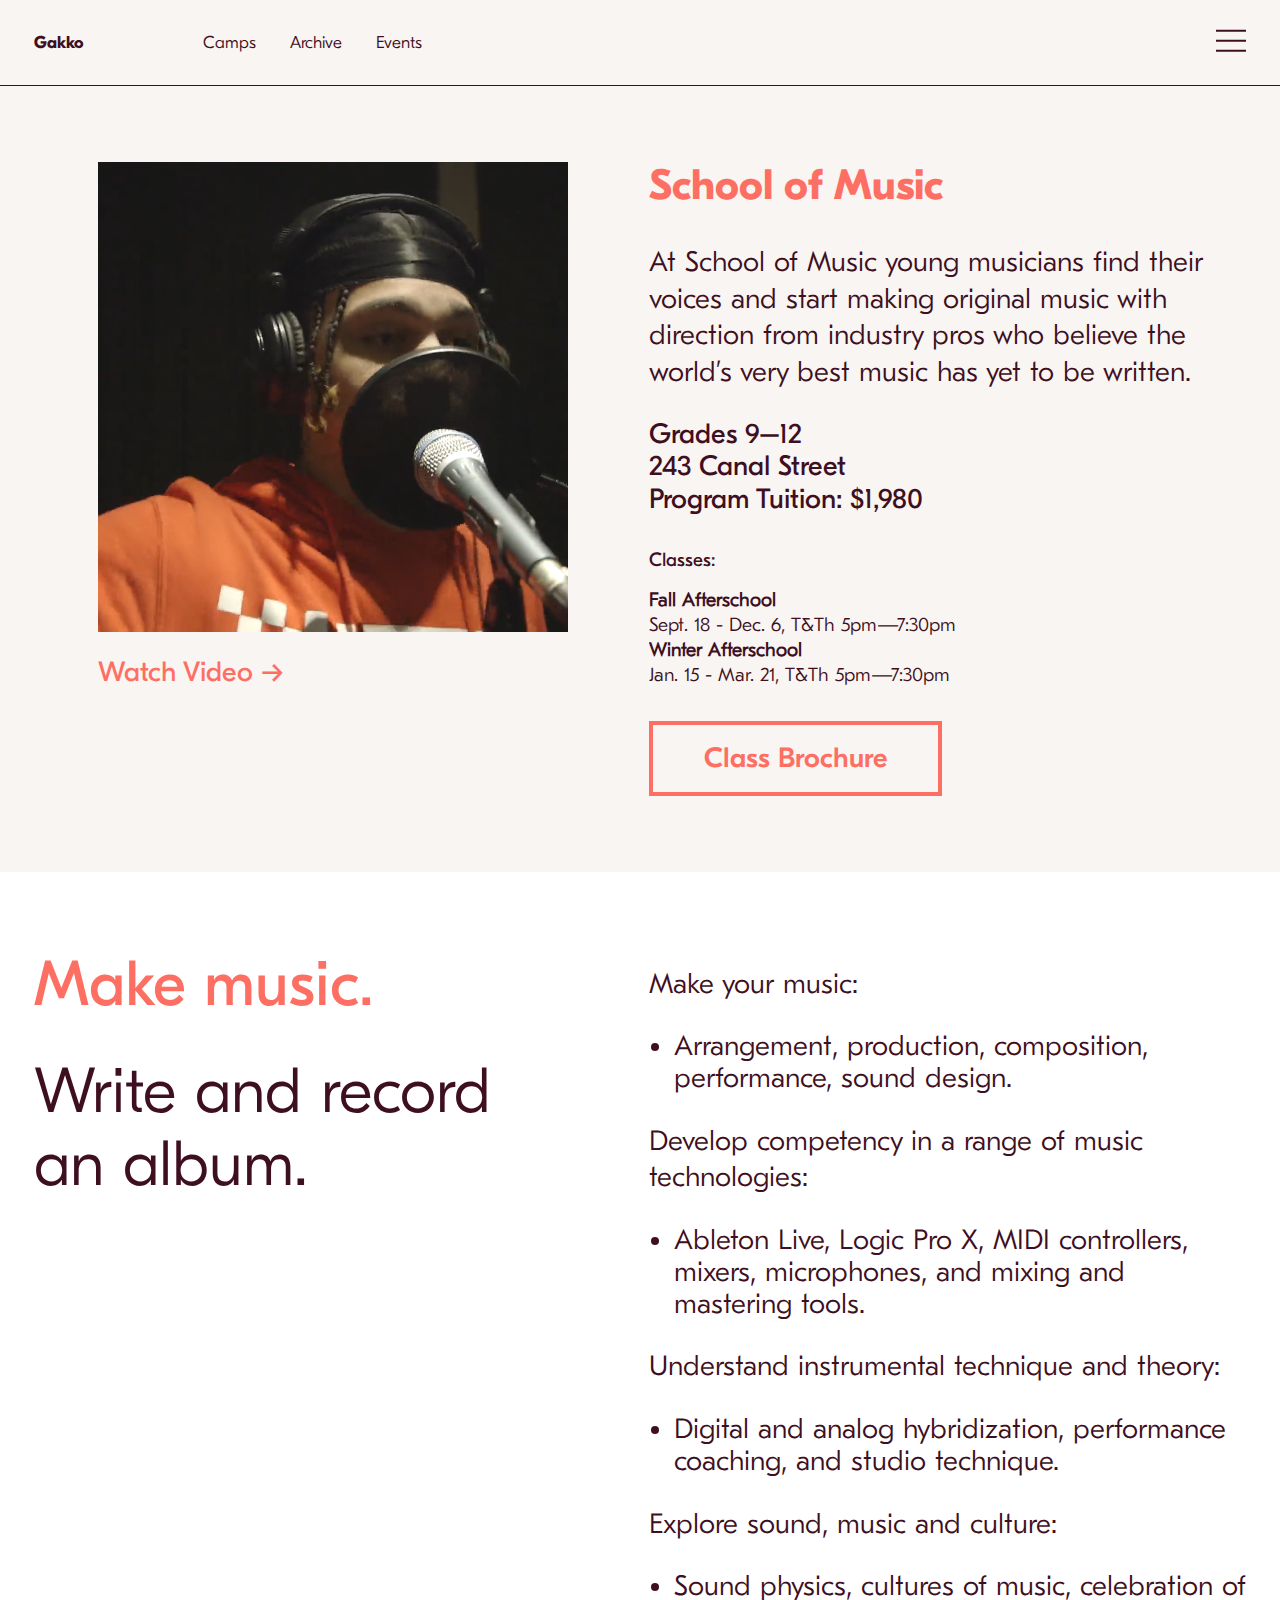
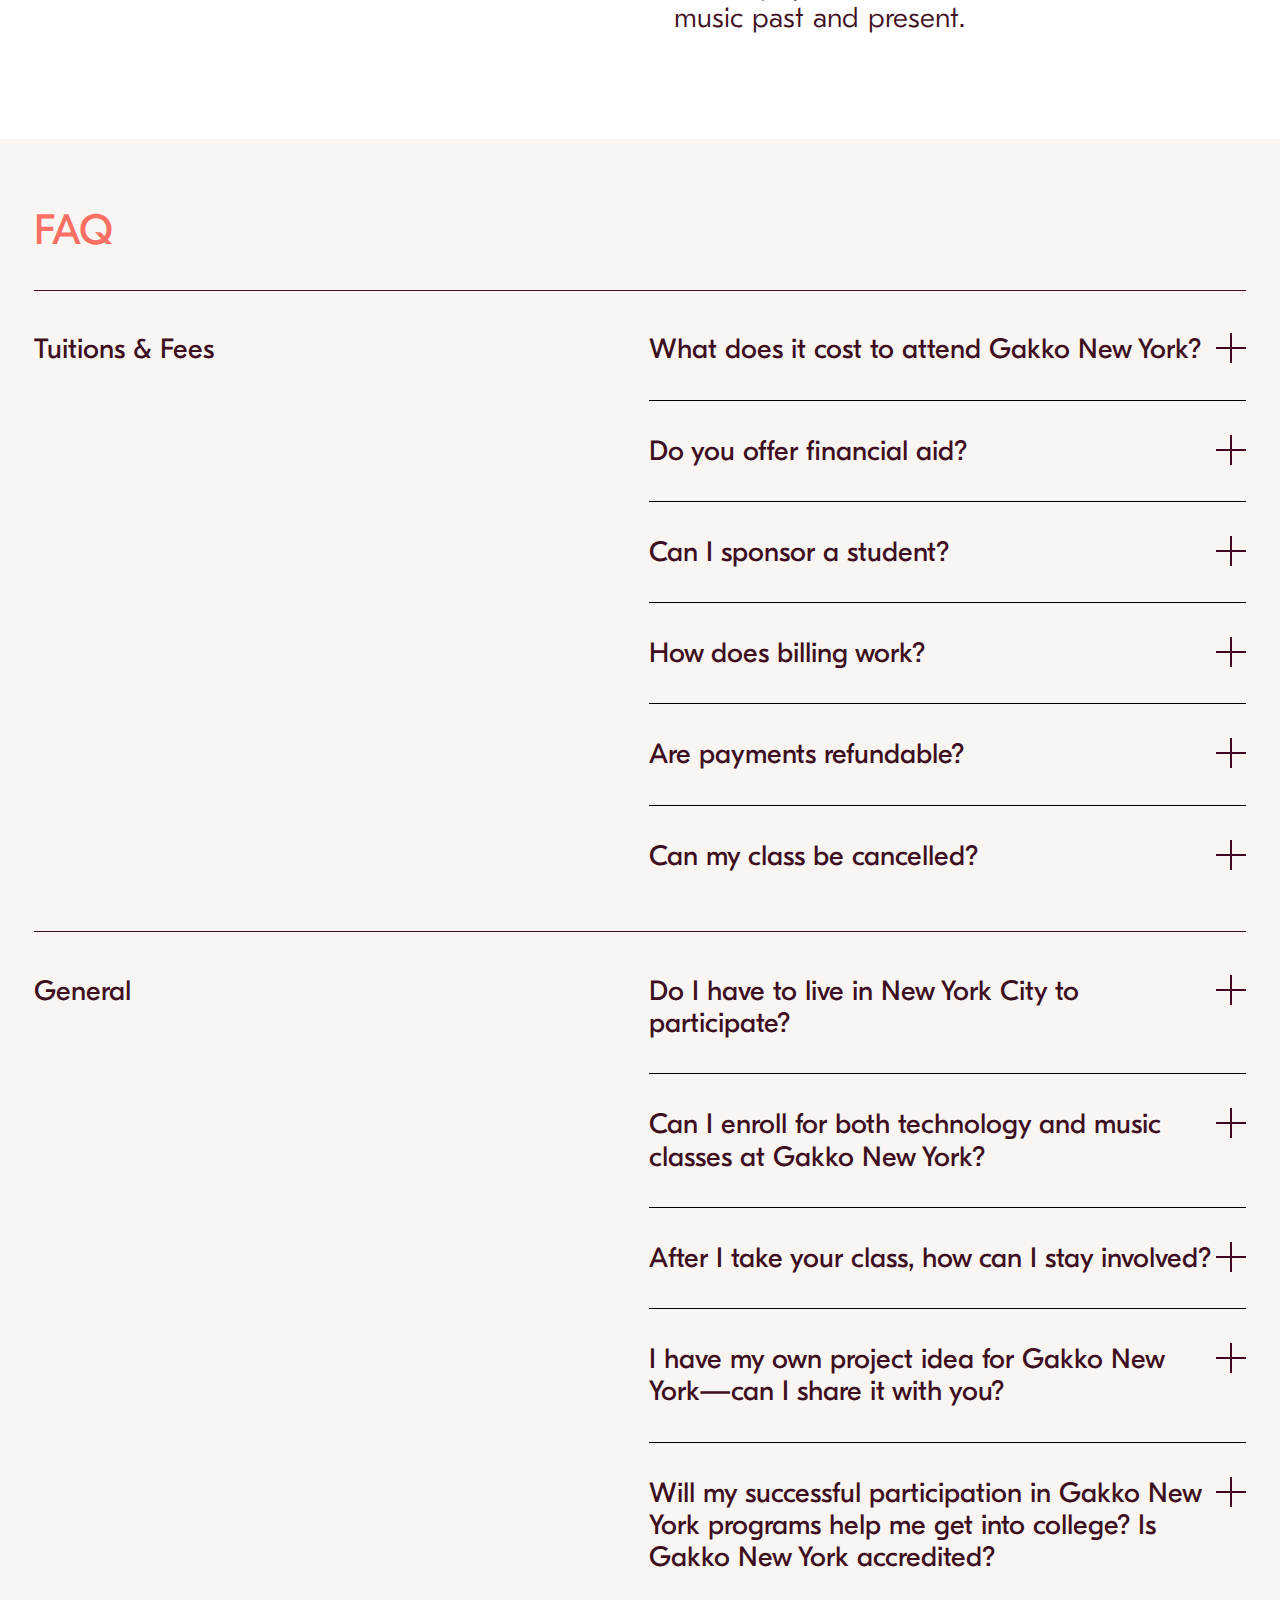
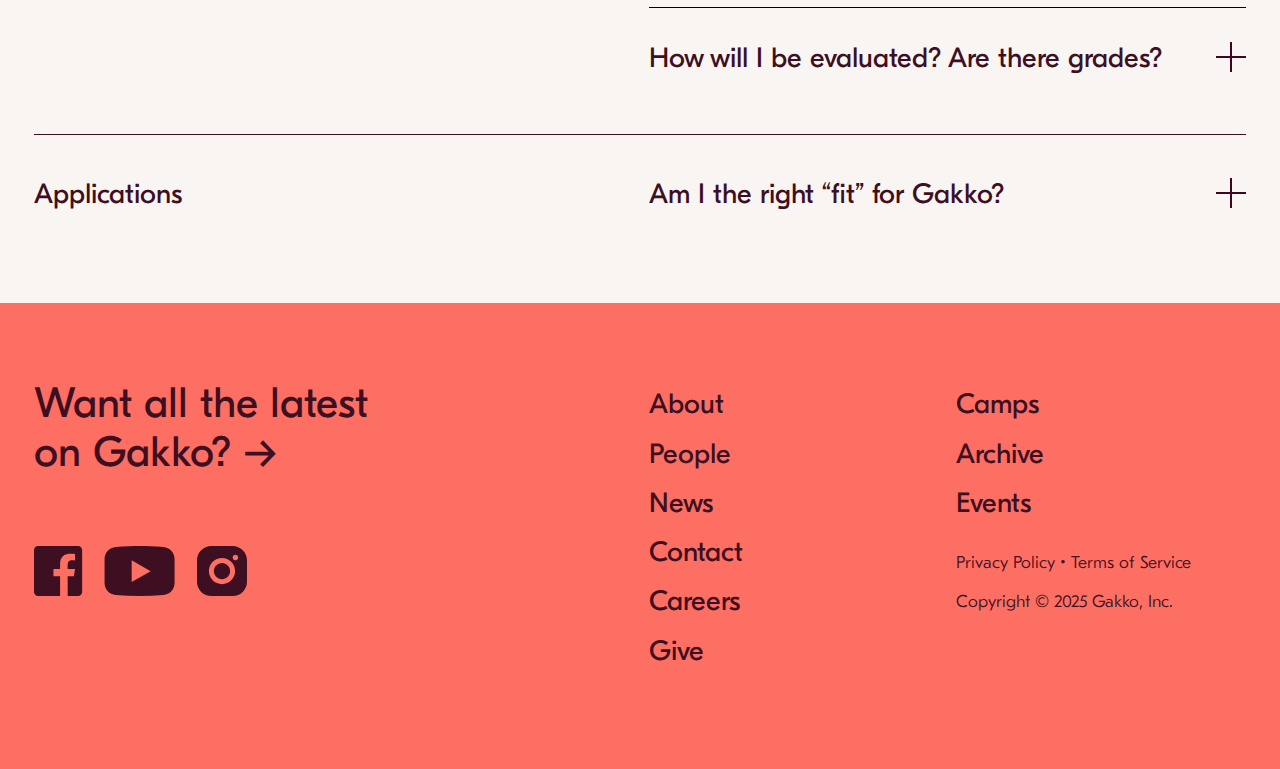
<file: afterschool/ny-your-album-here.html>
<!DOCTYPE html>
<html>
  <head>
    <meta charset="utf-8">
    <meta name="viewport"
      content="width=device-width, initial-scale=1, shrink-to-fit=no">
    <meta name="description" content="Create original music.  Find your voice.  Work with music industry pros who know the world’s very best music has yet to be written.">

    <!-- Google Tag Manager -->
    <script>(function(w,d,s,l,i){w[l]=w[l]||[];w[l].push({'gtm.start': new Date().getTime(),event:'gtm.js'});var f=d.getElementsByTagName(s)[0],j=d.createElement(s),dl=l!='dataLayer'?'&l='+l:'';j.async=true;j.src='https://www.googletagmanager.com/gtm.js?id='+i+dl;f.parentNode.insertBefore(j,f);})(window,document,'script','dataLayer','GTM-TNSK68K');</script>
    <!-- End Google Tag Manager -->

    
    <title>Your Album Here</title>
    <meta name="csrf-param" content="authenticity_token" />
<meta name="csrf-token" content="AegN0kqFXGFNRG299PENq41M2i6RsJgh85wrQ/hwYMTvtNBum9HapEekfxul1UUiz46LGw69Pbk4HH0wMdCvzg==" />
    <link rel="stylesheet" media="all" href="../assets/application-338c733ee8231b0f505cc32dd1d3bbc0b8290dd2b9dd9e888b176d6a7908ab15.css" />
    <script src="../assets/application-17e6f783eb77bbfdaf0a5070fac8a2c44e7524efa80bf6dc742af01060c83520.js"></script>
    <link rel="shortcut icon" type="image/x-icon" href="../assets/favicon-1280d684626f582a4393f93a22c1bf0b292de92bde6d599c4e2009372288c8f2.png" />
  </head>

  <body>
      <!-- Google Tag Manager (noscript) -->
      <noscript><iframe src="https://www.googletagmanager.com/ns.html?id=GTM-TNSK68K"
      height="0" width="0" style="display:none;visibility:hidden"></iframe></noscript>
      <!-- End Google Tag Manager (noscript) -->

      <main role="main">
        <header class="site-header js-site-header" id="site-header">
  <!-- <div class="site-banner" id="site-banner">
  <span class="left">
    <a href="https://www.kickstarter.com/projects/1198674507/moji-moji-thoughtful-early-learning?ref=eq3x3p&token=99220c52" class="link--light" target="__blank">
      Gakko's first early-literacy app for kids has launched on Kickstarter. Click to learn more and support us >
    </a>
  </span>
  <span class="right">
    <a class="close-button link--light" id="site-banner-close" href="#">✕</a>
  </span>
</div> -->
  <nav class="site-navigation">
    <a href="../index.html">
      <span class="site-navigation__logo">
        Gakko
      </span>
    </a>

    <ul class="site-navigation__program-navigation">
      <li class="site-navigation__link-item">
        <a href="../index.html" class="site-navigation__link">
          Camps
        </a>
      </li>

      <li class="site-navigation__link-item">
        <a href="../archive.html" class="site-navigation__link">
          Archive
        </a>
      </li>

      <li class="site-navigation__link-item">
        <a href="/events" class="site-navigation__link">
          Events
        </a>
      </li>

    </ul>

    <!--
      <ul class="site-navigation__apply">
        <li class="site-navigation__link-item">
          <a href="https://hs.gakko.org/camp-application-page" class="link link--small">
            Apply to Summer Camp 2020 &rarr;
          </a>
        </li>
      </ul>
    -->

    <a href="ny-your-album-here.html#" class="mega-menu-trigger js-mega-menu-open" id="hamburger">
      <svg xmlns="http://www.w3.org/2000/svg" width="30" height="32" viewBox="0 0 30 32">
  <g id="Page-1" fill="none" fill-rule="evenodd">
    <g id="icon-hamburger" fill="#3E0F21">
      <polygon id="bottom-line" points="0 27 30 27 30 25 0 25"></polygon>
      <polygon id="middle-line" points="0 17 30 17 30 15 0 15"></polygon>
      <polygon id="top-line" points="0 7 30 7 30 5 0 5"></polygon>
    </g>
  </g>
</svg>

    </a>

    <div class="mega-menu-container js-mega-menu">
  <nav class="mega-menu">
    <section class="mega-menu__column">
      <span class="mega-menu__strong">
        Gakko
      </span>
    </section>

    <section class="mega-menu__column">
      <ul class="mega-menu__link-list">
        <li class="mega-menu__link-item">
          <a href="../about.html" class="mega-menu__link">
            About
          </a>
        </li>

        <li class="mega-menu__link-item">
          <a href="../people.html" class="mega-menu__link">
            People
          </a>
        </li>

        <li class="mega-menu__link-item">
          <a href="../news.html" class="mega-menu__link">
            News
          </a>
        </li>

        <li class="mega-menu__link-item">
          <a href="../contact.html" class="mega-menu__link">
            Contact
          </a>
        </li>

        <li class="mega-menu__link-item">
          <a href="../careers.html" class="mega-menu__link">
            Careers
          </a>
        </li>

        <li class="mega-menu__link-item">
          <a href="../give.html" class="mega-menu__link">
            Give
          </a>
        </li>
      </ul>
    </section>

    <section class="mega-menu__column">
      <ul class="mega-menu__link-list">
        <li class="mega-menu__link-item">
          <a href="../index.html" class="mega-menu__link">
            Camps
          </a>
        </li>
      </ul>

      <ul class="mega-menu__link-list">
        <li class="mega-menu__link-item">
          <a href="../archive.html" class="mega-menu__link">
            Archive
          </a>
        </li>

        <li class="mega-menu__link-item mega-menu__link-item--secondary">
          <a href="../archive.html#afterschool"
            class="mega-menu__link mega-menu__link--secondary">
            Classes
          </a>
        </li>

        <li class="mega-menu__link-item mega-menu__link-item--secondary">
          <a href="../archive.html#digital"
            class="mega-menu__link mega-menu__link--secondary">
            Digital Learning
          </a>
        </li>
      </ul>

      <ul class="mega-menu__link-list">
        <li class="mega-menu__link-item">
          <a href="/events" class="mega-menu__link">
            Events
          </a>
        </li>
      </ul>
    </section>

    <!--
      <section class="mega-menu__column mega-menu__column--last">
        <a href="https://hs.gakko.org/camp-application-page" class="mega-menu__strong">
          Apply to Summer Camp 2019 &rarr;
        </a>
      </section>
    -->

    <a href="ny-your-album-here.html#" class="mega-menu__close js-mega-menu-close">
      <svg xmlns="http://www.w3.org/2000/svg" width="30" height="32" viewBox="0 0 30 32">
  <g id="Page-1" fill="none" fill-rule="evenodd">
    <g id="icon-close" fill="#3E0F21">
      <polygon id="bottom-line" points="0 17 30 17 30 15 0 15" transform="rotate(45 15 16)"></polygon>
      <polygon id="top-line" points="0 17 30 17 30 15 0 15" transform="rotate(-45 15 16)"></polygon>
    </g>
  </g>
</svg>

    </a>
  </nav>
</div>

  </nav>
</header>


      
<section class="page">
  <section class="page-content">
    <div class="grid">
      <div class="grid-item--2-up grid-item--justify-content">
        
<div class="video-container--small">
  <video autoplay loop muted plays-inline poster="../assets/afterschool/video-thumb_ny-your-album-here-music-dd6187afe62d9dc91a4f7987483085eafafd82588ad0c81d3e1506d5cf512709.png">
    <source src="../assets/2018-gakko-afterschool-your_album_here_video-948143997e108ead6406b16556694b6e29accbafc12970629906e7dce24f1ac5.mp4" type="video/mp4">
  </video>

    <a class="text title title--video" id="thing" data-fancybox href="https://player.vimeo.com/video/255844854">
      Watch Video &rarr;
    </a>
</div>

      </div>

      <div class="grid-item--2-up">
        <span class="heading heading--strong">
          School of Music
        </span>

        <div class="text u-margin-bottom">
           <p> At School of Music young musicians find their voices and start making original music with direction from industry pros who believe the world’s very best music has yet to be written. </p>

          <span class="title title--strong title--no-margin">
            Grades 9–12
          </span>

          <span class="title title--strong title--no-margin">
            243 Canal Street
          </span>

          <span class="title title--strong">
            Program Tuition: $1,980
          </span>
        </div>

        <div class="u-margin-bottom">
          <span class="title text--small">
            Classes:
          </span>

          <p class="text text--small">
             <b>Fall Afterschool</b></br> Sept. 18 - Dec. 6, T&Th 5pm—7:30pm</br> <b>Winter Afterschool</b></br> Jan. 15 - Mar. 21, T&Th 5pm—7:30pm</br>
          </p>
        </div>

        <a target="_blank" class="button" href="../assets/2018-gakko-afterschool-your_album_here-954d90a082b109b989d2a421ef59b5325eaeee0a6a5d4a475b25df007631dfd1.pdf">Class Brochure</a>
        </a>
      </div>
    </div>
  </section>

  <section class="page-section page-section--light">
    <section class="page-content">
      <div class="grid">
        <div class="grid-item--2-up">
          <div class="u-width-reading">
            <span class="heading heading--large">
              Make music.
            </span>

            <span class="heading heading--dark heading--large">
              Write and record an album.
            </span>
          </div>
        </div>

        <div class="grid-item--2-up">
          <div class="text u-reading-width">
            <span class="title title--strong">
              
            </span>

             <p> Make your music: </p> <ul> <li> Arrangement, production, composition, performance, sound design. </li> </ul> <p> Develop competency in a range of music technologies: </p> <ul> <li> Ableton Live, Logic Pro X, MIDI controllers, mixers, microphones, and mixing and mastering tools. </li> </ul> <p> Understand instrumental technique and theory: </p> <ul> <li> Digital and analog hybridization, performance coaching, and studio technique. </li> </ul> <p> Explore sound, music and culture: </p> <ul> <li> Sound physics, cultures of music, celebration of music past and present. </li> </ul>
          </div>
        </div>
      </div>
    </section>
  </section>

  <section class="page-content">
    <span class="heading">
      FAQ
    </span>

    <hr class="u-margin-bottom"/>

    <section class="grid grid--flex-end text">
  <div class="grid-item--2-up">
    <span class="title">
      Tuitions &amp; Fees
    </span>
  </div>

  <div class="grid-item--2-up">
    <div class="js-toggle faq-slat">
  <div class="js-toggle-trigger">
    <span class="title faq-slat__title">
      What does it cost to attend Gakko New York?
    </span>

    <span class="faq-slat__trigger">
      <img src="../assets/icon-plus-306faeab67252ab275b310b2bcca9256d02b02837d5b528a503b0693a0d9bc3f.svg" alt="Icon plus" />
    </span>
  </div>

  <div class="js-toggle-target faq-slat__answer">
    <p>
      Regular tuition is $1,980 and includes access to all Gakko New York events that take place during the quarter in which tuition has been paid.
    </p>
  </div>
</div>


    <div class="js-toggle faq-slat">
  <div class="js-toggle-trigger">
    <span class="title faq-slat__title">
      Do you offer financial aid?
    </span>

    <span class="faq-slat__trigger">
      <img src="../assets/icon-plus-306faeab67252ab275b310b2bcca9256d02b02837d5b528a503b0693a0d9bc3f.svg" alt="Icon plus" />
    </span>
  </div>

  <div class="js-toggle-target faq-slat__answer">
    <p>
      Gakko New York is firmly committed to financial accessibility. Our scholarships can cover up to 90% of tuition costs for qualified students. Please contact us at newyork@gakko.org for more information.
    </p>
  </div>
</div>


    <div class="js-toggle faq-slat">
  <div class="js-toggle-trigger">
    <span class="title faq-slat__title">
      Can I sponsor a student?
    </span>

    <span class="faq-slat__trigger">
      <img src="../assets/icon-plus-306faeab67252ab275b310b2bcca9256d02b02837d5b528a503b0693a0d9bc3f.svg" alt="Icon plus" />
    </span>
  </div>

  <div class="js-toggle-target faq-slat__answer">
    <p>
      Yes, you can! Families or individuals interested in sponsoring scholarships may opt to pay an increased tuition of $2,950. Besides the opportunity to give someone the gift of studying at Gakko New York, patrons will be recognized for their gracious support.
    </p>
  </div>
</div>


    <div class="js-toggle faq-slat">
  <div class="js-toggle-trigger">
    <span class="title faq-slat__title">
      How does billing work?
    </span>

    <span class="faq-slat__trigger">
      <img src="../assets/icon-plus-306faeab67252ab275b310b2bcca9256d02b02837d5b528a503b0693a0d9bc3f.svg" alt="Icon plus" />
    </span>
  </div>

  <div class="js-toggle-target faq-slat__answer">
    <p>
      All financial transactions are done in U.S. Dollars. Tuition is $1,980 for the 10-week program and includes 5 hours of class time per week and access to official Gakko New York events during the quarter in which tuition has been paid. Program tuition excludes all state and federal taxes and equipment required for program participation. Tuition and fees are due no later than 14 days prior the first day of class.
    </p>
  </div>
</div>


    <div class="js-toggle faq-slat">
  <div class="js-toggle-trigger">
    <span class="title faq-slat__title">
      Are payments refundable?
    </span>

    <span class="faq-slat__trigger">
      <img src="../assets/icon-plus-306faeab67252ab275b310b2bcca9256d02b02837d5b528a503b0693a0d9bc3f.svg" alt="Icon plus" />
    </span>
  </div>

  <div class="js-toggle-target faq-slat__answer">
    <p>
      Balance payments are refundable until 2 weeks (14 days) prior to the start of the confirmed program start date. No refund will be issued for cancellations or withdrawals within 14 days of the start of the confirmed course start date. If students leave the program for any reason, the tuition is not prorated and no refund will be issued. Cancellations can be made by contacting our team at newyork@gakko.org or (347) 560-1079.
    </p>
  </div>
</div>


    <div class="js-toggle faq-slat">
  <div class="js-toggle-trigger">
    <span class="title faq-slat__title">
      Can my class be cancelled?
    </span>

    <span class="faq-slat__trigger">
      <img src="../assets/icon-plus-306faeab67252ab275b310b2bcca9256d02b02837d5b528a503b0693a0d9bc3f.svg" alt="Icon plus" />
    </span>
  </div>

  <div class="js-toggle-target faq-slat__answer">
    <p>
      Gakko reserves the right to cancel any course that is undersubscribed. We will inform all participants and refund any tuition paid in the event that we are obliged to cancel a class.
    </p>
  </div>
</div>

  </div>
</section>


    <hr class="u-margin-bottom u-margin-top"/>

    <section class="grid grid--flex-end text">
  <div class="grid-item--2-up">
    <span class="title">
      General
    </span>
  </div>

  <div class="grid-item--2-up">
    <div class="js-toggle faq-slat">
  <div class="js-toggle-trigger">
    <span class="title faq-slat__title">
      Do I have to live in New York City to participate?
    </span>

    <span class="faq-slat__trigger">
      <img src="../assets/icon-plus-306faeab67252ab275b310b2bcca9256d02b02837d5b528a503b0693a0d9bc3f.svg" alt="Icon plus" />
    </span>
  </div>

  <div class="js-toggle-target faq-slat__answer">
    <p>
      Gakko New York afterschool programs all take place in Manhattan at 243 Canal Street. As long as you can get here for class sessions over the course of the 10 week program, you can live anywhere!  Unfortunately, we cannot offer any travel or housing support for participants, so if you are applying from outside of the New York area you will need to find travel and housing independently.
    </p>
  </div>
</div>


    <div class="js-toggle faq-slat">
  <div class="js-toggle-trigger">
    <span class="title faq-slat__title">
      Can I enroll for both technology and music classes at Gakko New York?
    </span>

    <span class="faq-slat__trigger">
      <img src="../assets/icon-plus-306faeab67252ab275b310b2bcca9256d02b02837d5b528a503b0693a0d9bc3f.svg" alt="Icon plus" />
    </span>
  </div>

  <div class="js-toggle-target faq-slat__answer">
    <p>
      You can! We will want to chat with you to make sure that you can fit in such a considerable time commitment. But we’d love to have you. Please select both programs in the application form and we'll reach out to talk with you more about your interests and time commitment.
    </p>
  </div>
</div>


    <div class="js-toggle faq-slat">
  <div class="js-toggle-trigger">
    <span class="title faq-slat__title">
      After I take your class, how can I stay involved?
    </span>

    <span class="faq-slat__trigger">
      <img src="../assets/icon-plus-306faeab67252ab275b310b2bcca9256d02b02837d5b528a503b0693a0d9bc3f.svg" alt="Icon plus" />
    </span>
  </div>

  <div class="js-toggle-target faq-slat__answer">
    <p>
      Gakko New York is so much more than a school with two courses. Besides the advanced classes we offer, we host a multitude of events, conferences, summer camps, and parties, as well as volunteer, intern, and teaching assistant opportunities.
    </p>
  </div>
</div>


    <div class="js-toggle faq-slat">
  <div class="js-toggle-trigger">
    <span class="title faq-slat__title">
      I have my own project idea for Gakko New York—can I share it with you?
    </span>

    <span class="faq-slat__trigger">
      <img src="../assets/icon-plus-306faeab67252ab275b310b2bcca9256d02b02837d5b528a503b0693a0d9bc3f.svg" alt="Icon plus" />
    </span>
  </div>

  <div class="js-toggle-target faq-slat__answer">
    <p>
      Yes, please! Gakko sees itself as an incubator for new approaches to education, art, and technology. If you have an idea, pitch it!
    </p>
  </div>
</div>


    <div class="js-toggle faq-slat">
  <div class="js-toggle-trigger">
    <span class="title faq-slat__title">
      Will my successful participation in Gakko New York programs help me get into college? Is Gakko New York accredited?
    </span>

    <span class="faq-slat__trigger">
      <img src="../assets/icon-plus-306faeab67252ab275b310b2bcca9256d02b02837d5b528a503b0693a0d9bc3f.svg" alt="Icon plus" />
    </span>
  </div>

  <div class="js-toggle-target faq-slat__answer">
    <p>
      We are not accredited but we are working hard to develop and further relationships with colleges and universities so that they understand and recognize the benefits of Gakko New York participation.
    </p>
  </div>
</div>


    <div class="js-toggle faq-slat">
  <div class="js-toggle-trigger">
    <span class="title faq-slat__title">
      How will I be evaluated? Are there grades?
    </span>

    <span class="faq-slat__trigger">
      <img src="../assets/icon-plus-306faeab67252ab275b310b2bcca9256d02b02837d5b528a503b0693a0d9bc3f.svg" alt="Icon plus" />
    </span>
  </div>

  <div class="js-toggle-target faq-slat__answer">
    <p>
      Grades are for grade school! While we don’t assign grades to our students, we take evaluation very seriously, and provide careful, in-depth feedback to all of our students.
    </p>
  </div>
</div>

  </div>
</section>


    <hr class="u-margin-bottom u-margin-top"/>

    <section class="grid grid--flex-end text">
  <div class="grid-item--2-up">
    <span class="title">
      Applications
    </span>
  </div>

  <div class="grid-item--2-up">
    <div class="js-toggle faq-slat">
  <div class="js-toggle-trigger">
    <span class="title faq-slat__title">
      Am I the right “fit” for Gakko?
    </span>

    <span class="faq-slat__trigger">
      <img src="../assets/icon-plus-306faeab67252ab275b310b2bcca9256d02b02837d5b528a503b0693a0d9bc3f.svg" alt="Icon plus" />
    </span>
  </div>

  <div class="js-toggle-target faq-slat__answer">
    <p>
      We encourage anybody interested in becoming a student at Gakko New York to apply. We are firmly committed to providing education that is accessible and inclusive and we absolutely do not and will never discriminate on the grounds of race, creed, ability, gender, sexual orientation, or any other facet of your identity. We are available to field any questions you might have regarding the application process.
    </p>
  </div>
</div>

  </div>
</section>

  </section>
</section>


        <footer class="page-section page-section--stand-out site-footer">
  <section class="page-content">
    <div class="grid">
      <div class="grid-item--2-up">
        <div class="newsletter">
  <a class="newsletter__heading" href="../newsletter_sign_up.html">
    Want all the latest on Gakko? &rarr;
  </a>
</div>


        <div>
          <a href="https://www.facebook.com/GAKKOPROJECT/"
            target="_blank"
            class="site-footer__social-link">
            <svg xmlns="http://www.w3.org/2000/svg" width="49" height="50" viewBox="0 0 49 50">
  <g id="Page-1" fill="none" fill-rule="evenodd">
    <path id="icon-social-facebook" fill="#000" d="M4,0 L44.125,0 C46.334139,-4.05812251e-16 48.125,1.790861 48.125,4 L48.125,46 C48.125,48.209139 46.334139,50 44.125,50 L33.6701311,50 L33.6701311,30.2640206 L39.8430525,30.2640206 L41.0853795,23.0977958 L33.6701311,23.0977958 C33.5740331,20.9222161 33.5740331,19.4013363 33.6701311,18.5351563 C33.7903076,17.4519445 34.0319248,16.229361 34.5758929,15.5970982 C35.7723293,14.206461 37.9421582,13.8337397 41.0853795,14.4789342 L41.0853795,7.89341518 C37.3827863,7.72297233 34.9110368,7.72297233 33.6701311,7.89341518 C30.9167708,8.27159909 29.5858005,9.25522782 28.1710379,11.0173689 C27.0447426,12.4202128 26.0804967,14.9257115 26.0804967,17.308524 C26.0804967,18.8970657 26.0804967,20.8268229 26.0804967,23.0977958 L19.4468471,23.0977958 L19.4468471,30.2640206 L26.0804967,30.2640206 L26.0804967,50 L4,50 C1.790861,50 2.705415e-16,48.209139 0,46 L0,4 C-2.705415e-16,1.790861 1.790861,4.05812251e-16 4,0 Z"></path>
  </g>
</svg>

          </a>

          <a href="https://www.youtube.com/channel/UCns1cetVcpyZC0PLHg4aFZQ"
            target="_blank"
            class="site-footer__social-link">
            <svg xmlns="http://www.w3.org/2000/svg" width="71" height="50" viewBox="0 0 71 50">
  <g id="Page-1" fill="none" fill-rule="evenodd">
    <path id="icon-social-youtube" fill="#000" d="M11.7346528,1.0095901 C21.1975114,0.336530035 29.1401272,0 35.5625,0 C41.9848729,0 49.9274887,0.336530038 59.3903474,1.00959012 C65.6847827,1.45729175 70.5625,6.69426658 70.5625,13.0046036 L70.5625008,37.1249088 C70.5625008,43.4221514 65.7043682,48.6529175 59.4242836,49.117461 C51.4703557,49.7058203 43.5164279,50 35.5625,50 C27.6085723,50 19.6546445,49.7058204 11.7007168,49.1174611 C5.42063236,48.6529178 0.5625,43.422152 0.5625,37.1249097 L0.562496052,13.0046075 C0.562496052,6.6942682 5.4402151,1.45729146 11.7346528,1.0095901 Z M27.6796171,14.3068182 L27.6796171,36.0759494 L46.6324373,25.1913838 L27.6796171,14.3068182 Z"></path>
  </g>
</svg>

          </a>

          <a href="https://www.instagram.com/gakko/"
            target="_blank"
            class="site-footer__social-link">
            <svg xmlns="http://www.w3.org/2000/svg" width="50" height="50" viewBox="0 0 50 50">
  <g id="Page-1" fill="none" fill-rule="evenodd">
    <path id="icon-social-instagram" fill="#000" d="M14.375,0 L35.625,-1.77635684e-15 C43.5640933,-3.23474462e-15 50,6.43590672 50,14.375 L50,35.625 C50,43.5640933 43.5640933,50 35.625,50 L14.375,50 C6.43590672,50 -8.04098322e-16,43.5640933 -1.77635684e-15,35.625 L-1.77635684e-15,14.375 C-2.74861536e-15,6.43590672 6.43590672,-3.17969064e-16 14.375,-1.77635684e-15 Z M38.4375,14.375 C39.9908009,14.375 41.25,13.1158009 41.25,11.5625 C41.25,10.0091991 39.9908009,8.75 38.4375,8.75 C36.8841991,8.75 35.625,10.0091991 35.625,11.5625 C35.625,13.1158009 36.8841991,14.375 38.4375,14.375 Z M25,38.125 C32.2487373,38.125 38.125,32.2487373 38.125,25 C38.125,17.7512627 32.2487373,11.875 25,11.875 C17.7512627,11.875 11.875,17.7512627 11.875,25 C11.875,32.2487373 17.7512627,38.125 25,38.125 Z M25,33.125 C20.5126864,33.125 16.875,29.4873136 16.875,25 C16.875,20.5126864 20.5126864,16.875 25,16.875 C29.4873136,16.875 33.125,20.5126864 33.125,25 C33.125,29.4873136 29.4873136,33.125 25,33.125 Z"></path>
  </g>
</svg>

          </a>
        </div>
      </div>

      <div class="grid-item--2-up">
        <nav class="grid">
          <div class="grid-item--2-up">
            <ul class="site-footer__link-list">
              <li class="site-footer__link-list-item">
                <a href="../about.html" class="site-footer__link">
                  About
                </a>
              </li>

              <li class="site-footer__link-list-item">
                <a href="../people.html" class="site-footer__link">
                  People
                </a>
              </li>

              <li class="site-footer__link-list-item">
                <a href="../news.html" class="site-footer__link">
                  News
                </a>
              </li>

              <li class="site-footer__link-list-item">
                <a href="../contact.html" class="site-footer__link">
                  Contact
                </a>
              </li>

              <li class="site-footer__link-list-item">
                <a href="../careers.html" class="site-footer__link">
                  Careers
                </a>
              </li>

              <li class="site-footer__link-list-item">
                <a href="../give.html" class="site-footer__link">
                  Give
                </a>
              </li>
            </ul>
          </div>

          <div class="grid-item--2-up">
            <ul class="site-footer__link-list">
              <li class="site-footer__link-list-item">
                <a href="../index.html" class="site-footer__link">
                  Camps
                </a>
              </li>

              <li class="site-footer__link-list-item">
                <a href="../archive.html" class="site-footer__link">
                  Archive
                </a>
              </li>

              <li class="site-footer__link-list-item">
                <a href="/events" class="site-footer__link">
                  Events
                </a>
              </li>

              <li class="site-footer__copyright">
                <a href="../privacy.html" class="site-footer__link" target="__blank">
                  Privacy Policy
                </a>
                &bull;
                <a href="../terms.html" class="site-footer__link" target="__blank">
                  Terms of Service
                </a>
                <br/><br/>
                Copyright &copy; 2025
                Gakko, Inc.
              </li>
            </ul>
          </div>
        </nav>
      </div>
    </div>
  </section>
</footer>

    </main>

        <script type="text/javascript">
    !function(){var analytics=window.analytics=window.analytics||[];if(!analytics.initialize)if(analytics.invoked)window.console&&console.error&&console.error("Segment snippet included twice.");else{analytics.invoked=!0;analytics.methods=["trackSubmit","trackClick","trackLink","trackForm","pageview","identify","reset","group","track","ready","alias","debug","page","once","off","on"];analytics.factory=function(t){return function(){var e=Array.prototype.slice.call(arguments);e.unshift(t);analytics.push(e);return analytics}};for(var t=0;t<analytics.methods.length;t++){var e=analytics.methods[t];analytics[e]=analytics.factory(e)}analytics.load=function(t){var e=document.createElement("script");e.type="text/javascript";e.async=!0;e.src=("https:"===document.location.protocol?"https://":"http://")+"cdn.segment.com/analytics.js/v1/"+t+"/analytics.min.js";var n=document.getElementsByTagName("script")[0];n.parentNode.insertBefore(e,n)};analytics.SNIPPET_VERSION="4.0.0";
    analytics.load("SEGMENT_KEY");
    analytics.page();
    }}();
  </script>

<!-- Start of HubSpot Embed Code -->
<script
  type="text/javascript"
  id="hs-script-loader"
  async
  defer
  src="http://js.hs-scripts.com/5352152.js"
>

</script>
<!-- End of HubSpot Embed Code -->

  </body>
</html>
</file>
<file: assets/application-338c733ee8231b0f505cc32dd1d3bbc0b8290dd2b9dd9e888b176d6a7908ab15.css>
﻿body.fancybox-active{overflow:hidden}body.fancybox-iosfix{position:fixed;left:0;right:0}.fancybox-is-hidden{position:absolute;top:-9999px;left:-9999px;visibility:hidden}.fancybox-container{position:fixed;top:0;left:0;width:100%;height:100%;z-index:99992;-webkit-tap-highlight-color:transparent;-webkit-backface-visibility:hidden;backface-visibility:hidden;-webkit-transform:translateZ(0);transform:translateZ(0);font-family:-apple-system,BlinkMacSystemFont,Segoe UI,Roboto,Helvetica Neue,Arial,sans-serif}.fancybox-bg,.fancybox-inner,.fancybox-outer,.fancybox-stage{position:absolute;top:0;right:0;bottom:0;left:0}.fancybox-outer{overflow-y:auto;-webkit-overflow-scrolling:touch}.fancybox-bg{background:#1e1e1e;opacity:0;-webkit-transition-duration:inherit;transition-duration:inherit;-webkit-transition-property:opacity;transition-property:opacity;-webkit-transition-timing-function:cubic-bezier(0.47, 0, 0.74, 0.71);transition-timing-function:cubic-bezier(0.47, 0, 0.74, 0.71)}.fancybox-is-open .fancybox-bg{opacity:.87;-webkit-transition-timing-function:cubic-bezier(0.22, 0.61, 0.36, 1);transition-timing-function:cubic-bezier(0.22, 0.61, 0.36, 1)}.fancybox-caption-wrap,.fancybox-infobar,.fancybox-toolbar{position:absolute;direction:ltr;z-index:99997;opacity:0;visibility:hidden;-webkit-transition:opacity .25s,visibility 0s linear .25s;transition:opacity .25s,visibility 0s linear .25s;-webkit-box-sizing:border-box;box-sizing:border-box}.fancybox-show-caption .fancybox-caption-wrap,.fancybox-show-infobar .fancybox-infobar,.fancybox-show-toolbar .fancybox-toolbar{opacity:1;visibility:visible;-webkit-transition:opacity .25s,visibility 0s;transition:opacity .25s,visibility 0s}.fancybox-infobar{top:0;left:0;font-size:13px;padding:0 10px;height:44px;min-width:44px;line-height:44px;color:#ccc;text-align:center;pointer-events:none;-webkit-user-select:none;-moz-user-select:none;-ms-user-select:none;user-select:none;-webkit-touch-callout:none;-webkit-tap-highlight-color:transparent;-webkit-font-smoothing:subpixel-antialiased;mix-blend-mode:exclusion}.fancybox-toolbar{top:0;right:0;margin:0;padding:0}.fancybox-stage{overflow:hidden;direction:ltr;z-index:99994;-webkit-transform:translateZ(0)}.fancybox-is-closing .fancybox-stage{overflow:visible}.fancybox-slide{position:absolute;top:0;left:0;width:100%;height:100%;margin:0;padding:0;overflow:auto;outline:none;white-space:normal;-webkit-box-sizing:border-box;box-sizing:border-box;text-align:center;z-index:99994;-webkit-overflow-scrolling:touch;display:none;-webkit-backface-visibility:hidden;backface-visibility:hidden;transition-property:opacity,-webkit-transform;-webkit-transition-property:opacity,-webkit-transform;transition-property:transform,opacity;transition-property:transform,opacity,-webkit-transform}.fancybox-slide:before{content:"";display:inline-block;vertical-align:middle;height:100%;width:0}.fancybox-is-sliding .fancybox-slide,.fancybox-slide--current,.fancybox-slide--next,.fancybox-slide--previous{display:block}.fancybox-slide--image{overflow:visible}.fancybox-slide--image:before{display:none}.fancybox-slide--video .fancybox-content,.fancybox-slide--video iframe{background:#000}.fancybox-slide--map .fancybox-content,.fancybox-slide--map iframe{background:#e5e3df}.fancybox-slide--next{z-index:99995}.fancybox-slide>*{display:inline-block;position:relative;padding:24px;margin:44px 0;border-width:0;vertical-align:middle;text-align:left;background-color:#fff;overflow:auto;-webkit-box-sizing:border-box;box-sizing:border-box}.fancybox-slide>base,.fancybox-slide>link,.fancybox-slide>meta,.fancybox-slide>script,.fancybox-slide>style,.fancybox-slide>title{display:none}.fancybox-slide .fancybox-image-wrap{position:absolute;top:0;left:0;margin:0;padding:0;border:0;z-index:99995;background:transparent;cursor:default;overflow:visible;-webkit-transform-origin:top left;transform-origin:top left;background-size:100% 100%;background-repeat:no-repeat;-webkit-backface-visibility:hidden;backface-visibility:hidden;-webkit-user-select:none;-moz-user-select:none;-ms-user-select:none;user-select:none;transition-property:opacity,-webkit-transform;-webkit-transition-property:opacity,-webkit-transform;transition-property:transform,opacity;transition-property:transform,opacity,-webkit-transform}.fancybox-can-zoomOut .fancybox-image-wrap{cursor:-webkit-zoom-out;cursor:zoom-out}.fancybox-can-zoomIn .fancybox-image-wrap{cursor:-webkit-zoom-in;cursor:zoom-in}.fancybox-can-drag .fancybox-image-wrap{cursor:-webkit-grab;cursor:grab}.fancybox-is-dragging .fancybox-image-wrap{cursor:-webkit-grabbing;cursor:grabbing}.fancybox-image,.fancybox-spaceball{position:absolute;top:0;left:0;width:100%;height:100%;margin:0;padding:0;border:0;max-width:none;max-height:none;-webkit-user-select:none;-moz-user-select:none;-ms-user-select:none;user-select:none}.fancybox-spaceball{z-index:1}.fancybox-slide--iframe .fancybox-content{padding:0;width:80%;height:80%;max-width:calc(100% - 100px);max-height:calc(100% - 88px);overflow:visible;background:#fff}.fancybox-iframe{display:block;padding:0;border:0;height:100%}.fancybox-error,.fancybox-iframe{margin:0;width:100%;background:#fff}.fancybox-error{padding:40px;max-width:380px;cursor:default}.fancybox-error p{margin:0;padding:0;color:#444;font-size:16px;line-height:20px}.fancybox-button{-webkit-box-sizing:border-box;box-sizing:border-box;display:inline-block;vertical-align:top;width:44px;height:44px;margin:0;padding:10px;border:0;border-radius:0;background:rgba(30,30,30,0.6);-webkit-transition:color .3s ease;transition:color .3s ease;cursor:pointer;outline:none}.fancybox-button,.fancybox-button:link,.fancybox-button:visited{color:#ccc}.fancybox-button:focus,.fancybox-button:hover{color:#fff}.fancybox-button[disabled]{color:#ccc;cursor:default;opacity:.6}.fancybox-button svg{display:block;position:relative;overflow:visible;shape-rendering:geometricPrecision}.fancybox-button svg path{fill:currentColor;stroke:currentColor;stroke-linejoin:round;stroke-width:3}.fancybox-button--share svg path{stroke-width:1}.fancybox-button--pause svg path:nth-child(1),.fancybox-button--play svg path:nth-child(2){display:none}.fancybox-button--zoom svg path{fill:transparent}.fancybox-navigation{display:none}.fancybox-show-nav .fancybox-navigation{display:block}.fancybox-navigation button{position:absolute;top:50%;margin:-50px 0 0;z-index:99997;background:transparent;width:60px;height:100px;padding:17px}.fancybox-navigation button:before{content:"";position:absolute;top:30px;right:10px;width:40px;height:40px;background:rgba(30,30,30,0.6)}.fancybox-navigation .fancybox-button--arrow_left{left:0}.fancybox-navigation .fancybox-button--arrow_right{right:0}.fancybox-close-small{position:absolute;top:0;right:0;width:40px;height:40px;padding:0;margin:0;border:0;border-radius:0;background:transparent;z-index:10;cursor:pointer}.fancybox-close-small:after{content:"×";position:absolute;top:5px;right:5px;width:30px;height:30px;font:22px/30px Arial,Helvetica Neue,Helvetica,sans-serif;color:#888;font-weight:300;text-align:center;border-radius:50%;border-width:0;background-color:transparent;-webkit-transition:background-color .25s;transition:background-color .25s;-webkit-box-sizing:border-box;box-sizing:border-box;z-index:2}.fancybox-close-small:focus{outline:none}.fancybox-close-small:focus:after{outline:1px dotted #888}.fancybox-close-small:hover:after{color:#555;background:#eee}.fancybox-slide--iframe .fancybox-close-small,.fancybox-slide--image .fancybox-close-small{top:0;right:-40px}.fancybox-slide--iframe .fancybox-close-small:after,.fancybox-slide--image .fancybox-close-small:after{font-size:35px;color:#aaa}.fancybox-slide--iframe .fancybox-close-small:hover:after,.fancybox-slide--image .fancybox-close-small:hover:after{color:#fff;background:transparent}.fancybox-is-scaling .fancybox-close-small,.fancybox-is-zoomable.fancybox-can-drag .fancybox-close-small{display:none}.fancybox-caption-wrap{bottom:0;left:0;right:0;padding:60px 2vw 0;background:-webkit-gradient(linear, left top, left bottom, color-stop(0, transparent), color-stop(20%, rgba(0,0,0,0.1)), color-stop(40%, rgba(0,0,0,0.2)), color-stop(80%, rgba(0,0,0,0.6)), to(rgba(0,0,0,0.8)));background:linear-gradient(180deg, transparent 0, rgba(0,0,0,0.1) 20%, rgba(0,0,0,0.2) 40%, rgba(0,0,0,0.6) 80%, rgba(0,0,0,0.8));pointer-events:none}.fancybox-caption{padding:30px 0;border-top:1px solid rgba(255,255,255,0.4);font-size:14px;color:#fff;line-height:20px;-webkit-text-size-adjust:none}.fancybox-caption a,.fancybox-caption button,.fancybox-caption select{pointer-events:all;position:relative}.fancybox-caption a{color:#fff;text-decoration:underline}.fancybox-slide>.fancybox-loading{border:6px solid rgba(99,99,99,0.4);border-top:6px solid rgba(255,255,255,0.6);border-radius:100%;height:50px;width:50px;-webkit-animation:a .8s infinite linear;animation:a .8s infinite linear;background:transparent;position:absolute;top:50%;left:50%;margin-top:-30px;margin-left:-30px;z-index:99999}@-webkit-keyframes a{0%{-webkit-transform:rotate(0deg);transform:rotate(0deg)}to{-webkit-transform:rotate(359deg);transform:rotate(359deg)}}@keyframes a{0%{-webkit-transform:rotate(0deg);transform:rotate(0deg)}to{-webkit-transform:rotate(359deg);transform:rotate(359deg)}}.fancybox-animated{-webkit-transition-timing-function:cubic-bezier(0, 0, 0.25, 1);transition-timing-function:cubic-bezier(0, 0, 0.25, 1)}.fancybox-fx-slide.fancybox-slide--previous{-webkit-transform:translate3d(-100%, 0, 0);transform:translate3d(-100%, 0, 0);opacity:0}.fancybox-fx-slide.fancybox-slide--next{-webkit-transform:translate3d(100%, 0, 0);transform:translate3d(100%, 0, 0);opacity:0}.fancybox-fx-slide.fancybox-slide--current{-webkit-transform:translateZ(0);transform:translateZ(0);opacity:1}.fancybox-fx-fade.fancybox-slide--next,.fancybox-fx-fade.fancybox-slide--previous{opacity:0;-webkit-transition-timing-function:cubic-bezier(0.19, 1, 0.22, 1);transition-timing-function:cubic-bezier(0.19, 1, 0.22, 1)}.fancybox-fx-fade.fancybox-slide--current{opacity:1}.fancybox-fx-zoom-in-out.fancybox-slide--previous{-webkit-transform:scale3d(1.5, 1.5, 1.5);transform:scale3d(1.5, 1.5, 1.5);opacity:0}.fancybox-fx-zoom-in-out.fancybox-slide--next{-webkit-transform:scale3d(0.5, 0.5, 0.5);transform:scale3d(0.5, 0.5, 0.5);opacity:0}.fancybox-fx-zoom-in-out.fancybox-slide--current{-webkit-transform:scaleX(1);transform:scaleX(1);opacity:1}.fancybox-fx-rotate.fancybox-slide--previous{-webkit-transform:rotate(-1turn);transform:rotate(-1turn);opacity:0}.fancybox-fx-rotate.fancybox-slide--next{-webkit-transform:rotate(1turn);transform:rotate(1turn);opacity:0}.fancybox-fx-rotate.fancybox-slide--current{-webkit-transform:rotate(0deg);transform:rotate(0deg);opacity:1}.fancybox-fx-circular.fancybox-slide--previous{-webkit-transform:scale3d(0, 0, 0) translate3d(-100%, 0, 0);transform:scale3d(0, 0, 0) translate3d(-100%, 0, 0);opacity:0}.fancybox-fx-circular.fancybox-slide--next{-webkit-transform:scale3d(0, 0, 0) translate3d(100%, 0, 0);transform:scale3d(0, 0, 0) translate3d(100%, 0, 0);opacity:0}.fancybox-fx-circular.fancybox-slide--current{-webkit-transform:scaleX(1) translateZ(0);transform:scaleX(1) translateZ(0);opacity:1}.fancybox-fx-tube.fancybox-slide--previous{-webkit-transform:translate3d(-100%, 0, 0) scale(0.1) skew(-10deg);transform:translate3d(-100%, 0, 0) scale(0.1) skew(-10deg)}.fancybox-fx-tube.fancybox-slide--next{-webkit-transform:translate3d(100%, 0, 0) scale(0.1) skew(10deg);transform:translate3d(100%, 0, 0) scale(0.1) skew(10deg)}.fancybox-fx-tube.fancybox-slide--current{-webkit-transform:translateZ(0) scale(1);transform:translateZ(0) scale(1)}.fancybox-share{padding:30px;border-radius:3px;background:#f4f4f4;max-width:90%;text-align:center}.fancybox-share h1{color:#222;margin:0 0 20px;font-size:35px;font-weight:700}.fancybox-share p{margin:0;padding:0}p.fancybox-share__links{margin-right:-10px}.fancybox-share__button{display:inline-block;text-decoration:none;margin:0 10px 10px 0;padding:0 15px;min-width:130px;border:0;border-radius:3px;background:#fff;white-space:nowrap;font-size:14px;font-weight:700;line-height:40px;-webkit-user-select:none;-moz-user-select:none;-ms-user-select:none;user-select:none;color:#fff;-webkit-transition:all .2s;transition:all .2s}.fancybox-share__button:hover{text-decoration:none}.fancybox-share__button--fb{background:#3b5998}.fancybox-share__button--fb:hover{background:#344e86}.fancybox-share__button--pt{background:#bd081d}.fancybox-share__button--pt:hover{background:#aa0719}.fancybox-share__button--tw{background:#1da1f2}.fancybox-share__button--tw:hover{background:#0d95e8}.fancybox-share__button svg{position:relative;top:-1px;width:25px;height:25px;margin-right:7px;vertical-align:middle}.fancybox-share__button svg path{fill:#fff}.fancybox-share__input{-webkit-box-sizing:border-box;box-sizing:border-box;width:100%;margin:10px 0 0;padding:10px 15px;background:transparent;color:#5d5b5b;font-size:14px;outline:none;border:0;border-bottom:2px solid #d7d7d7}.fancybox-thumbs{display:none;position:absolute;top:0;bottom:0;right:0;width:212px;margin:0;padding:2px 2px 4px;background:#fff;-webkit-tap-highlight-color:transparent;-webkit-overflow-scrolling:touch;-ms-overflow-style:-ms-autohiding-scrollbar;-webkit-box-sizing:border-box;box-sizing:border-box;z-index:99995}.fancybox-thumbs-x{overflow-y:hidden;overflow-x:auto}.fancybox-show-thumbs .fancybox-thumbs{display:block}.fancybox-show-thumbs .fancybox-inner{right:212px}.fancybox-thumbs>ul{list-style:none;position:absolute;position:relative;width:100%;height:100%;margin:0;padding:0;overflow-x:hidden;overflow-y:auto;font-size:0;white-space:nowrap}.fancybox-thumbs-x>ul{overflow:hidden}.fancybox-thumbs-y>ul::-webkit-scrollbar{width:7px}.fancybox-thumbs-y>ul::-webkit-scrollbar-track{background:#fff;border-radius:10px;-webkit-box-shadow:inset 0 0 6px rgba(0,0,0,0.3);box-shadow:inset 0 0 6px rgba(0,0,0,0.3)}.fancybox-thumbs-y>ul::-webkit-scrollbar-thumb{background:#2a2a2a;border-radius:10px}.fancybox-thumbs>ul>li{float:left;overflow:hidden;padding:0;margin:2px;width:100px;height:75px;max-width:calc(50% - 4px);max-height:calc(100% - 8px);position:relative;cursor:pointer;outline:none;-webkit-tap-highlight-color:transparent;-webkit-backface-visibility:hidden;backface-visibility:hidden;-webkit-box-sizing:border-box;box-sizing:border-box}li.fancybox-thumbs-loading{background:rgba(0,0,0,0.1)}.fancybox-thumbs>ul>li>img{position:absolute;top:0;left:0;max-width:none;max-height:none;-webkit-touch-callout:none;-webkit-user-select:none;-moz-user-select:none;-ms-user-select:none;user-select:none}.fancybox-thumbs>ul>li:before{content:"";position:absolute;top:0;right:0;bottom:0;left:0;border:4px solid #4ea7f9;z-index:99991;opacity:0;-webkit-transition:all 0.2s cubic-bezier(0.25, 0.46, 0.45, 0.94);transition:all 0.2s cubic-bezier(0.25, 0.46, 0.45, 0.94)}.fancybox-thumbs>ul>li.fancybox-thumbs-active:before{opacity:1}@media (max-width: 800px){.fancybox-thumbs{width:110px}.fancybox-show-thumbs .fancybox-inner{right:110px}.fancybox-thumbs>ul>li{max-width:calc(100% - 10px)}}/*! normalize.css v7.0.0 | MIT License | github.com/necolas/normalize.css */html{line-height:1.15;-ms-text-size-adjust:100%;-webkit-text-size-adjust:100%}body{margin:0}article,aside,footer,header,nav,section{display:block}h1{font-size:2em;margin:0.67em 0}figcaption,figure,main{display:block}figure{margin:1em 40px}hr{-webkit-box-sizing:content-box;box-sizing:content-box;height:0;overflow:visible}pre{font-family:monospace, monospace;font-size:1em}a{background-color:transparent;-webkit-text-decoration-skip:objects}abbr[title]{border-bottom:none;text-decoration:underline;-webkit-text-decoration:underline dotted;text-decoration:underline dotted}b,strong{font-weight:inherit}b,strong{font-weight:bolder}code,kbd,samp{font-family:monospace, monospace;font-size:1em}dfn{font-style:italic}mark{background-color:#ff0;color:#000}small{font-size:80%}sub,sup{font-size:75%;line-height:0;position:relative;vertical-align:baseline}sub{bottom:-0.25em}sup{top:-0.5em}audio,video{display:inline-block}audio:not([controls]){display:none;height:0}img{border-style:none}svg:not(:root){overflow:hidden}button,input,optgroup,select,textarea{font-family:sans-serif;font-size:100%;line-height:1.15;margin:0}button,input{overflow:visible}button,select{text-transform:none}button,html [type="button"],[type="reset"],[type="submit"]{-webkit-appearance:button}button::-moz-focus-inner,[type="button"]::-moz-focus-inner,[type="reset"]::-moz-focus-inner,[type="submit"]::-moz-focus-inner{border-style:none;padding:0}button:-moz-focusring,[type="button"]:-moz-focusring,[type="reset"]:-moz-focusring,[type="submit"]:-moz-focusring{outline:1px dotted ButtonText}fieldset{padding:0.35em 0.75em 0.625em}legend{-webkit-box-sizing:border-box;box-sizing:border-box;color:inherit;display:table;max-width:100%;padding:0;white-space:normal}progress{display:inline-block;vertical-align:baseline}textarea{overflow:auto}[type="checkbox"],[type="radio"]{-webkit-box-sizing:border-box;box-sizing:border-box;padding:0}[type="number"]::-webkit-inner-spin-button,[type="number"]::-webkit-outer-spin-button{height:auto}[type="search"]{-webkit-appearance:textfield;outline-offset:-2px}[type="search"]::-webkit-search-cancel-button,[type="search"]::-webkit-search-decoration{-webkit-appearance:none}::-webkit-file-upload-button{-webkit-appearance:button;font:inherit}details,menu{display:block}summary{display:list-item}canvas{display:inline-block}template{display:none}[hidden]{display:none}@font-face{font-family:"GT-Eesti-Display-Regular";src:url(GT-Eesti-Display-Regular-895250b42f29c746ff22d9c55a7f38271c965cddd749ef474276342d56d21bac.woff) format("woff")}@font-face{font-family:"GT-Eesti-Display-Light";src:url(GT-Eesti-Display-Light-11e341cc15e78926ad1244a0d0d9eef6b065a56fd3c51c42614d28b31d8d13b7.woff) format("woff")}@font-face{font-family:"GT-Eesti-Display-Bold";src:url(GT-Eesti-Display-Bold-a4d7693a1dd90394048bc00198c2ed35157642f6bcb14c8128ad01205d063730.woff) format("woff")}@font-face{font-family:"GT-Eesti-Display-Medium";src:url(GT-Eesti-Display-Medium-68abb01c75071a6c2f4859b57faa05ed7a269e8c8a88d64945e1e5839e61b5ef.woff) format("woff")}@font-face{font-family:"GT-Eesti-Text-Light";src:url(GT-Eesti-Text-Light-943a82f980089487938bf3dc2135aaf0bf2e21bd76f8fde460f5ce12b61cfd54.woff) format("woff")}@font-face{font-family:"GT-Sectra-Book-Italic";src:url(GT-Sectra-Book-Italic-b4bfb0e0d717a1e74ca829ac8db2d13a8a23d3abd4a449018474f7bd671e4145.woff) format("woff")}@font-face{font-family:"GT-Sectra-Display-Light";src:url(GT-Sectra-Display-Light-d32145c8fabafad4391580a4084c7bb02e5e14041af8cf6a981c1915e1745880.woff) format("woff")}html{font-size:14px;height:100%}@media (min-width: 640px){html{font-size:16px}}@media (min-width: 980px){html{font-size:17px}}@media (min-width: 1480px){html{font-size:18px}}body{-webkit-font-smoothing:antialiased;background-color:#f8f5f3;color:#3e0f21;height:100%;overflow:auto}img{max-width:100%}h1{margin:0}hr{border:0;border-bottom:solid 1px #3e0f21}a{color:#3e0f21;text-decoration:none;-webkit-transition:all 250ms ease;transition:all 250ms ease}p{font-family:"GT-Eesti-Text-Light", sans-serif;line-height:1.3;margin-top:0}ul{font-family:"GT-Eesti-Text-Light", sans-serif;padding-left:1rem}ol{font-family:"GT-Eesti-Text-Light", sans-serif}li{margin-bottom:1rem}small{font-size:1.125rem}small p{font-size:1.125rem}.afterschool-tile{position:relative}.afterschool-tile__video{margin-bottom:2rem;max-height:280px;-webkit-transition:-webkit-transform 250ms ease-in-out;transition:-webkit-transform 250ms ease-in-out;transition:transform 250ms ease-in-out;transition:transform 250ms ease-in-out, -webkit-transform 250ms ease-in-out}.afterschool-tile__video:hover{-webkit-transform:translateY(-10px);transform:translateY(-10px)}@media (min-width: 640px){.afterschool-tile__video{height:180px}}@media (min-width: 810px){.afterschool-tile__video{height:220px}}@media (min-width: 980px){.afterschool-tile__video{height:400px}}.afterschool-tile__video--pill{border-radius:999px}.afterschool-tile__video--old-style{border-radius:3rem}.afterschool-tile__meta{margin:0 auto;max-width:520px}.afterschool-tile__link{display:block;margin-bottom:2rem}.application-actions{margin-bottom:2rem}.application-actions .application-actions__detail{margin-bottom:1rem}.application-tile{padding:2rem 0}.application-tile--sempai{background-color:#fff;margin:1rem -1rem;padding:1rem}@media (min-width: 640px){.application-tile--sempai{margin:-1rem}}.application-tile__title{display:block;font-family:"GT-Sectra-Book-Italic", serif;font-style:italic;margin-bottom:0.5rem}.application-tile__apply{display:block;font-size:2.5rem;margin-bottom:0.5rem}.application-tile__learn-more{display:block;margin-bottom:2rem}.application-tile__deadline{display:block}.button{background-color:transparent;border:solid 4px #fd6f63;border-radius:0;color:#fd6f63;display:inline-block;font-family:"GT-Eesti-Display-Medium", sans-serif;font-size:1.65rem;margin-right:1rem;padding:1rem 3rem;-webkit-transition:all 250ms ease;transition:all 250ms ease}.button:hover{background-color:#fd6f63;color:#f8f5f3;cursor:pointer}.button:focus{outline:none}.button:disabled{opacity:0.25}.button:disabled:hover{background-color:transparent;color:#fd6f63}.button+.button{margin-top:2rem}.button--small{border-width:2px;font-size:1.125rem;padding:0.25rem 1rem}.button--white{background-color:#fff;color:#3e0f21;border:none}.camps-hero{-webkit-box-orient:vertical;-webkit-box-direction:normal;-ms-flex-direction:column;flex-direction:column}.camps-headline{color:#fff;font-family:"GT-Sectra-Book-Italic", serif;font-size:3rem;line-height:1;text-align:center}@media (min-width: 420px){.camps-headline{font-size:3.5rem}}@media (min-width: 640px){.camps-headline{font-size:4rem}}.camps-headline strong{font-family:"GT-Eesti-Display-Bold", sans-serif}.camps-subheadline{max-width:75%;text-align:center}.camp-info-overlay{position:absolute;display:-webkit-box;display:-ms-flexbox;display:flex;-webkit-box-orient:vertical;-webkit-box-direction:normal;-ms-flex-direction:column;flex-direction:column;-webkit-box-pack:center;-ms-flex-pack:center;justify-content:center;-webkit-box-align:center;-ms-flex-align:center;align-items:center;width:100%;height:100%}.camp-director-name{color:#fd6f63;font-family:"GT-Eesti-Display-Regular", sans-serif}.camp-director-title{font-size:1.65rem;font-family:"GT-Sectra-Book-Italic", serif;margin-top:0;margin-bottom:2rem}.details{font-size:1.65rem;font-family:"GT-Sectra-Book-Italic", serif;margin-top:0}.checkbox-with-label{position:relative}.checkbox-with-label__label{display:block;padding-left:2rem}.checkbox-with-label__label:hover{cursor:pointer}.checkbox-with-label__checkbox{position:absolute;top:0;left:0;height:1.2rem;width:1.2rem;-webkit-appearance:none;-moz-appearance:none;appearance:none;background-color:#fff;border-radius:1rem;border:solid 3px #fd6f63;-webkit-transition:background-color 250ms ease-in-out;transition:background-color 250ms ease-in-out}.checkbox-with-label__checkbox:hover{cursor:pointer}.checkbox-with-label__checkbox:checked{background-color:#fd6f63;background-image:url(icon-checkmark-3779e97252f4a9b183ea9d5041f3df02ea44ec842ba130353ef7088391bb8a07.png);background-position:center center;background-repeat:no-repeat;background-size:80%}.checkbox-with-label__checkbox:focus{outline:none}.event-tile{margin:1rem 0;padding:1rem;text-align:center}@media (min-width: 640px){.event-tile{margin-top:3rem;margin-bottom:3rem}}.event-tile__image{margin-bottom:2rem;max-width:75%;-webkit-transition:-webkit-transform 250ms ease-in-out;transition:-webkit-transform 250ms ease-in-out;transition:transform 250ms ease-in-out;transition:transform 250ms ease-in-out, -webkit-transform 250ms ease-in-out}.event-tile__image:hover{-webkit-transform:translateY(-10px);transform:translateY(-10px)}.event-tile__name{display:block;font-family:"GT-Eesti-Display-Regular", sans-serif;margin-bottom:1rem}.event-tile__date{display:block;font-family:"GT-Eesti-Display-Light", sans-serif}.event-tile__time{display:block;font-family:"GT-Eesti-Display-Light", sans-serif;margin-bottom:1rem}.fancybox-slide--video{position:absolute;top:0;right:0;bottom:0;left:0}.fancybox-slide--video video{height:100%;width:100%;background-color:#000;margin:0;max-height:100%;max-width:100%;padding:0}.fancybox-button--close{background-color:rgba(0,0,0,0.5);border-radius:4px}.faq-slat{position:relative}.faq-slat+.faq-slat{margin-top:2rem;padding-top:2rem;border-top:solid 1px black}.faq-slat+.faq-slat .faq-slat__trigger{top:2rem}.faq-slat__title{padding-right:2rem}.faq-slat__title:hover{cursor:pointer}.faq-slat__trigger{position:absolute;top:0;right:0;-webkit-transition:-webkit-transform 500ms;transition:-webkit-transform 500ms;transition:transform 500ms;transition:transform 500ms, -webkit-transform 500ms}.open .faq-slat__trigger{-webkit-transform:rotate(45deg);transform:rotate(45deg)}.faq-slat__trigger:hover{cursor:pointer}.faq-slat__answer{display:none}.faq-slat__answer p:last-of-type{margin-bottom:0}.faq-slat__answer ul{margin-top:0}.faq-slat__answer a{color:#fd6f63}.flash{position:fixed;top:5rem;right:0;left:0;color:#fff;display:none;font-family:"GT-Eesti-Display-Regular", sans-serif;font-size:1.125rem;opacity:1;padding:2rem;padding-right:6rem;text-align:center;-webkit-transition-duration:250ms;transition-duration:250ms;-webkit-transition-property:top, opacity;transition-property:top, opacity;-webkit-transition-timing-function:ease-in-out;transition-timing-function:ease-in-out;z-index:20}.flash.flash--no-header{top:0}.flash.closed{opacity:0;top:-5rem}.flash::before{position:absolute;top:50%;right:2rem;height:1.25rem;width:1.25rem;background-image:url(icon-close--white-1a548dc0dc80a3472b51c519871908ec07cf8468027813f6d3b0610bb2f2f441.svg);background-repeat:no-repeat;background-size:contain;content:"";-webkit-transform:translateY(-50%);transform:translateY(-50%)}.flash--success{background-color:#3e0f21}.flash--error{background-color:#fd6f63}.nominate-form__copy{font-family:"GT-Eesti-Text-Light", sans-serif}.heading{color:#fd6f63;display:block;font-family:"GT-Eesti-Display-Regular", sans-serif;font-size:2.5rem;font-weight:normal;margin-bottom:2rem}.heading--large{font-size:3.75rem}.heading--link:hover{color:#3e0f21}.heading--emphasis{color:#3e0f21;font-family:"GT-Sectra-Book-Italic", serif}.heading--strong{font-family:"GT-Eesti-Display-Bold", sans-serif}.heading--no-margin{margin:0}.heading--section{margin-bottom:2rem;max-width:520px}.heading--dark{color:#3e0f21;font-family:"GT-Eesti-Display-Light", sans-serif}.heading--dark-strong{color:#3e0f21;font-family:"GT-Eesti-Display-Bold", sans-serif}.heading--light{color:#fff}.heading--small{font-style:italic;font-weight:normal}.heading--centered{text-align:center;max-width:75%}.image--full-width{width:100%}.image--fill{background-position:center center;background-size:cover;min-height:12rem;height:100%}.image--pill{border-radius:12rem}.image--old-style{border-radius:3rem}.image--circle{border-radius:999px}.link{color:#fd6f63;font-family:"GT-Eesti-Display-Regular", sans-serif}.link:hover{color:#3e0f21}.site-footer .link{color:#fff}.link--small{color:#fd6f63;font-size:1.125rem;font-family:"GT-Eesti-Display-Medium", sans-serif}.link--light{color:#fff}.link--light:hover{color:#3e0f21}.map{border:none;height:100%;min-height:22rem;overflow:hidden;width:100%}.media-flag{-webkit-box-align:center;-ms-flex-align:center;align-items:center;display:-webkit-box;display:-ms-flexbox;display:flex;-webkit-box-orient:horizontal;-webkit-box-direction:normal;-ms-flex-direction:row;flex-direction:row}.media-flag__left{margin-right:1rem}.mega-menu-container{position:fixed;top:0;right:0;left:0;background-color:#fff;opacity:0;-webkit-transform:translatey(-100%);transform:translatey(-100%);-webkit-transition:opacity 250ms, -webkit-transform 250ms;transition:opacity 250ms, -webkit-transform 250ms;transition:opacity 250ms, transform 250ms;transition:opacity 250ms, transform 250ms, -webkit-transform 250ms}.mega-menu-container.open{opacity:1;-webkit-transform:translatey(0%);transform:translatey(0%)}.mega-menu{font-size:1.3rem;line-height:1.5;margin:0 auto;max-width:1480px;padding:1.5rem 2rem;position:relative}@media (min-width: 640px){.mega-menu{-webkit-box-align:top;-ms-flex-align:top;align-items:top;display:-webkit-box;display:-ms-flexbox;display:flex}}@media (min-width: 980px){.mega-menu{font-size:1.3rem}}@media (min-width: 1480px){.mega-menu{padding-right:0;padding-left:0;font-size:1.65rem}}@media (min-width: 980px){.mega-menu__column{display:-webkit-box;display:-ms-flexbox;display:flex}}.mega-menu__column--last{-webkit-box-flex:1;-ms-flex-positive:1;flex-grow:1;-webkit-box-pack:end;-ms-flex-pack:end;justify-content:flex-end;margin-right:3rem;text-align:left}@media (min-width: 640px){.mega-menu__column--last{text-align:right}}@media (min-width: 1480px){.mega-menu__column--last{margin-right:6rem}}.mega-menu__link-list{margin:0;padding:0}@media (min-width: 640px){.mega-menu__link-list{margin-left:2rem}}@media (min-width: 980px){.mega-menu__link-list{margin-left:3rem}}.mega-menu__strong{display:block;font-family:"GT-Eesti-Display-Bold", sans-serif;margin-bottom:2rem}.mega-menu__strong:hover{color:#fd6f63;cursor:pointer}.mega-menu__link-item{list-style:none;margin-bottom:1rem}.mega-menu__link{font-family:"GT-Eesti-Display-Light", sans-serif}.mega-menu__link:hover{color:#fd6f63}.mega-menu__link--secondary{display:none;font-family:"GT-Sectra-Display-Light", serif}@media (min-width: 980px){.mega-menu__link--secondary{display:block}}.mega-menu__close{position:absolute;top:44px;right:2rem;-webkit-transform:translateY(-50%);transform:translateY(-50%)}@media (min-width: 980px){.mega-menu__close{top:46px}}@media (min-width: 1480px){.mega-menu__close{right:0;top:54px}}.mega-menu__close svg{-webkit-transition:all 250ms;transition:all 250ms}.mega-menu__close:hover svg{-webkit-transform:scale(1.2);transform:scale(1.2)}.mega-menu-trigger{position:absolute;top:2.5rem;right:2rem;-webkit-transform:translateY(-50%);transform:translateY(-50%)}@media (min-width: 1480px){.mega-menu-trigger{right:0}}.mega-menu-trigger #top-line,.mega-menu-trigger #bottom-line{-webkit-transition:all 250ms ease;transition:all 250ms ease}.mega-menu-trigger:hover svg #top-line{-webkit-transform:translateY(-4px);transform:translateY(-4px)}.mega-menu-trigger:hover svg #bottom-line{-webkit-transform:translateY(4px);transform:translateY(4px)}.mission-statement{color:#fff;font-family:"GT-Eesti-Display-Regular", sans-serif;font-size:3rem;line-height:1}@media (min-width: 420px){.mission-statement{font-size:3.5rem}}@media (min-width: 640px){.mission-statement{font-size:4rem}}.mission-statement strong{font-family:"GT-Eesti-Display-Bold", sans-serif}.mobile-banner{display:none}@media (max-width: 640px){.mobile-banner{background-color:#fd6f63;display:-webkit-box;display:-ms-flexbox;display:flex;margin:2rem -2rem 4rem;padding:2rem;width:100%}}.newsletter{margin-bottom:4rem}.newsletter__heading{color:#fd6f63;display:block;font-family:"GT-Eesti-Display-Regular", sans-serif;font-size:2.5rem;margin-bottom:2rem;max-width:22rem}.site-footer .newsletter__heading{color:#3e0f21}.site-footer .newsletter__heading:hover{color:white}.newsletter__input{background-color:transparent;border:0;border-bottom:dashed 1px #3e0f21;color:#3e0f21;font-family:"GT-Eesti-Display-Regular", sans-serif;margin-top:1rem;max-width:22rem;padding-right:2rem;padding:0.5rem 0;width:calc(100% - 6rem)}.newsletter__input:focus{outline:none}.newsletter__input::-webkit-input-placeholder{color:rgba(62,15,33,0.5);font-family:"GT-Eesti-Display-Regular", sans-serif}.newsletter__input::-moz-placeholder{color:rgba(62,15,33,0.5);font-family:"GT-Eesti-Display-Regular", sans-serif}.newsletter__input:-ms-input-placeholder{color:rgba(62,15,33,0.5);font-family:"GT-Eesti-Display-Regular", sans-serif}.newsletter__input::-ms-input-placeholder{color:rgba(62,15,33,0.5);font-family:"GT-Eesti-Display-Regular", sans-serif}.newsletter__input::placeholder{color:rgba(62,15,33,0.5);font-family:"GT-Eesti-Display-Regular", sans-serif}.newsletter__checkbox-list{list-style:none;padding:0px}.mce_inline_error{-webkit-transition:all 250ms;transition:all 250ms;color:red;margin-top:0.5rem;font-family:"GT-Eesti-Display-Light", sans-serif}.hubspot-form{font-family:"GT-Eesti-Text-Light", sans-serif;line-height:1.3}.hubspot-form h3{margin-top:7px;font-size:1.65rem}.hubspot-form .input{margin-bottom:20px}.hubspot-form .hs-input{background-color:transparent;border:0;border-bottom:dashed 1px #3e0f21;color:#3e0f21;font-family:"GT-Eesti-Display-Regular", sans-serif;margin-bottom:1rem;max-width:22rem;padding-right:2rem;padding:0.5rem 0;width:calc(100% - 6rem)}.hubspot-form .hs-input:focus{outline:none}.hubspot-form .hs-input::-webkit-input-placeholder{color:rgba(62,15,33,0.5);font-family:"GT-Eesti-Display-Regular", sans-serif}.hubspot-form .hs-input::-moz-placeholder{color:rgba(62,15,33,0.5);font-family:"GT-Eesti-Display-Regular", sans-serif}.hubspot-form .hs-input:-ms-input-placeholder{color:rgba(62,15,33,0.5);font-family:"GT-Eesti-Display-Regular", sans-serif}.hubspot-form .hs-input::-ms-input-placeholder{color:rgba(62,15,33,0.5);font-family:"GT-Eesti-Display-Regular", sans-serif}.hubspot-form .hs-input::placeholder{color:rgba(62,15,33,0.5);font-family:"GT-Eesti-Display-Regular", sans-serif}.hubspot-form select.hs-input{margin-top:20px}.hubspot-form .hs-button{background-color:transparent;border:solid 4px #fd6f63;border-radius:0;color:#fd6f63;display:inline-block;font-family:"GT-Eesti-Display-Medium", sans-serif;font-size:1.65rem;margin-right:1rem;padding:1rem 3rem;-webkit-transition:all 250ms ease;transition:all 250ms ease}.hubspot-form .hs-button:hover{background-color:#fd6f63;color:#f8f5f3;cursor:pointer}.hubspot-form .hs-button:focus{outline:none}.hubspot-form .hs-button:disabled{opacity:0.25}.hubspot-form .hs-button:disabled:hover{background-color:transparent;color:#fd6f63}.hubspot-form .hs-button+.button{margin-top:2rem}.leadin-content-body form{margin-top:50px !important}.leadin-content-body h4{font-family:"GT-Eesti-Display-Regular", sans-serif !important;font-size:2rem !important;color:#3e0f21 !important;line-height:1.2 !important;text-align:center !important}.leadin-content-body p{font-family:"GT-Eesti-Text-Light", sans-serif !important;font-size:1.125rem !important;margin-top:-5px !important;text-align:center !important;color:#3e0f21 !important}.leadin-content-body .advance-wrapper{display:-webkit-box;display:-ms-flexbox;display:flex;-webkit-box-orient:horizontal;-webkit-box-direction:normal;-ms-flex-direction:row;flex-direction:row;-webkit-box-align:center;-ms-flex-align:center;align-items:center;-webkit-box-pack:center;-ms-flex-pack:center;justify-content:center}.leadin-content-body .advance-wrapper .leadin-button,.leadin-content-body .leadin-button-wrapper .leadin-button{-webkit-transition:all 250ms ease !important;transition:all 250ms ease !important;padding-left:2rem !important;padding-right:2rem !important;border:solid 4px #fd6f63 !important;border-radius:0 !important;background-color:transparent !important;font-size:1.25rem !important;font-family:"GT-Eesti-Display-Medium", sans-serif !important;color:#fd6f63 !important;width:auto !important;cursor:pointer !important;margin-top:30px !important;margin-bottom:0px;outline-width:0 !important;outline:none !important}.leadin-content-body .advance-wrapper .leadin-button:hover,.leadin-content-body .leadin-button-wrapper .leadin-button:hover{background-color:#fd6f63 !important;color:#f8f5f3 !important}.leadin-content-body .form-fields{padding:0 30px}.leadin-content-body .leadin-input-wrapper{color:#3e0f21}.leadin-content-body .leadin-input-wrapper label{font-family:"GT-Eesti-Text-Light", sans-serif !important;font-size:0.925rem !important;color:#3e0f21 !important;font-weight:normal !important}.leadin-content-body .leadin-input-wrapper input{background-color:transparent !important;border:0 !important;border-bottom:dashed 1px #3e0f21 !important;color:#3e0f21 !important;font-family:"GT-Eesti-Display-Regular", sans-serif !important;margin-top:-2px !important;padding-right:2rem !important;padding:0.5rem 0 !important;-webkit-box-shadow:inherit !important;box-shadow:inherit !important;display:block;margin-bottom:1rem !important;height:2em !important;font-size:1.2rem !important;border-radius:0 !important;outline-width:0 !important;outline:none !important}.leadin-content-body .leadin-input-wrapper input .input-error{border-bottom:dashed 1px #fd6f63 !important}.leadin-content-body .leadin-input-wrapper select{-webkit-appearance:none !important;-moz-appearance:none !important;text-indent:1px !important;text-overflow:'' !important;font-family:"GT-Eesti-Display-Regular", sans-serif !important;color:#3e0f21 !important;padding:5px !important;height:40px !important;margin-bottom:15px !important;background:transparent !important;border:none !important;border-radius:0 !important;padding:0 !important;margin-top:-4px !important;margin-left:-1px !important;border:none;border-bottom:dashed 1px #3e0f21 !important;font-size:1.2rem !important;outline-width:0 !important;outline:none !important}.leadin-content-body .leadin-input-wrapper select:-moz-focusring{color:transparent !important;text-shadow:0 0 0 #3e0f21 !important}.leadin-content-body .leadin-close-button{text-decoration:none !important;color:#fd6f63 !important;-webkit-transition:all 250ms ease;transition:all 250ms ease}.leadin-content-body .leadin-close-button:hover{text-decoration:none !important;color:#3e0f21 !important}.leadin-content-body .leadinModal .leadin-close-button:hover{text-decoration:none !important;color:#3e0f21 !important}.person-tile{position:relative;margin-bottom:1rem}.person-tile__image-container{position:relative;z-index:0}.person-tile__image-container img{display:-webkit-box;display:-ms-flexbox;display:flex}@media (max-width: 420px){.active .person-tile--has-bio img{opacity:0}}@media (min-width: 420px){.person-tile--has-bio:hover img{opacity:0}}.person-tile__bio{position:absolute;top:0;right:0;bottom:0;left:0;background-color:white;overflow:hidden;padding:3rem;z-index:-1}@media (min-width: 210px){.person-tile__bio{padding:3rem}}@media (min-width: 420px){.person-tile__bio{padding:2rem}}@media (min-width: 530px){.person-tile__bio{padding:3rem}}@media (min-width: 640px){.person-tile__bio{padding:2rem}}@media (min-width: 1230px){.person-tile__bio{padding:3rem}}.person-tile__bio p{font-size:1.125rem}@media (min-width: 420px){.person-tile__bio p{font-size:1.40625rem}}@media (min-width: 530px){.person-tile__bio p{font-size:1.65rem}}@media (min-width: 640px){.person-tile__bio p{font-size:1.0125rem}}@media (min-width: 810px){.person-tile__bio p{font-size:1.125rem}}@media (min-width: 980px){.person-tile__bio p{font-size:0.95625rem}}@media (min-width: 1230px){.person-tile__bio p{font-size:1.125rem}}.person-tile__meta{font-size:1.65rem;margin-top:1rem}.person-tile__name{display:block;font-family:"GT-Eesti-Display-Regular", sans-serif}.person-tile__title,.person-tile__company{display:block;font-family:"GT-Sectra-Book-Italic", serif}.post-summary{font-size:1.65rem;margin-bottom:3rem}.post-summary__title{display:block}.post-summary__date{display:block;font-family:"GT-Sectra-Book-Italic", serif;margin-bottom:0.5rem}.post-summary__summary{margin-bottom:0.5rem}.article .post-summary__summary{font-size:2.5rem}.post-summary__link{color:#fd6f63;font-family:"GT-Eesti-Display-Regular", sans-serif}.program-tile{text-align:center;margin-bottom:4rem}@media (min-width: 980px){.program-tile{margin-bottom:0}}.program-tile__image{margin-bottom:2rem;max-width:75%;-webkit-transition:-webkit-transform 250ms ease-in-out;transition:-webkit-transform 250ms ease-in-out;transition:transform 250ms ease-in-out;transition:transform 250ms ease-in-out, -webkit-transform 250ms ease-in-out}.program-tile__image:hover{-webkit-transform:translateY(-10px);transform:translateY(-10px)}.program-tile__image--full-width{max-width:100%}.program-tile__location{display:block;font-family:"GT-Eesti-Display-Regular", sans-serif;margin-bottom:0.5rem}.program-tile__date{display:block;font-family:"GT-Eesti-Display-Light", sans-serif}.program-tile__ages{display:block;font-family:"GT-Eesti-Display-Light", sans-serif}.program-tile__duration{display:block;font-family:"GT-Eesti-Display-Light", sans-serif;margin-bottom:1rem}.site-banner{height:3.8rem;padding-left:2rem;padding-right:2rem;font-family:"GT-Eesti-Display-Light", sans-serif;font-size:1rem;color:#fff;background-color:#fd6f63;display:none}@media (min-width: 640px){.site-banner{height:2.3rem}}.site-banner.banner-active{display:-webkit-box;display:-ms-flexbox;display:flex;-webkit-box-align:center;-ms-flex-align:center;align-items:center;-webkit-box-pack:justify;-ms-flex-pack:justify;justify-content:space-between}.site-footer__social-link{margin-right:1rem}.site-footer__social-link svg path{-webkit-transition:fill 250ms ease;transition:fill 250ms ease;fill:#3e0f21}.site-footer__social-link:hover svg path{fill:#fff}.site-footer__link-list{margin:0;padding:0;height:100%;position:relative}.site-footer__link{color:#3e0f21}.site-footer__link:hover{color:#fff}.site-footer__link-list-item{font-family:"GT-Eesti-Display-Regular", sans-serif;font-size:1.65rem;list-style:none;margin-bottom:1rem}.site-footer__copyright{font-family:"GT-Eesti-Text-Light", sans-serif;list-style:none;padding-top:1rem}.site-header{position:fixed;top:0;right:0;left:0;background-color:#f8f5f3;border-bottom:solid 1px #3e0f21;height:5rem;z-index:30}.site-header.banner-active{height:8.8rem}@media (min-width: 640px){.site-header.banner-active{height:7.3rem}}.site-header.no-border{border-bottom:0}.site-navigation{-webkit-box-align:center;-ms-flex-align:center;align-items:center;color:#3e0f21;display:-webkit-box;display:-ms-flexbox;display:flex;font-size:1rem;height:5rem;margin:0 auto;max-width:1480px;padding-left:2rem;padding-right:2rem;position:relative}@media (min-width: 1480px){.site-navigation{padding:0}}.site-navigation__logo{font-family:"GT-Eesti-Display-Bold", sans-serif;margin-right:1rem}@media (min-width: 980px){.site-navigation__logo{margin-right:6rem}}.site-navigation__logo:hover{color:#fd6f63}.site-navigation__link-item{display:inline;margin-bottom:0}@media (min-width: 640px){.site-navigation__link-item{margin-right:1rem}}@media (min-width: 980px){.site-navigation__link-item{margin-right:2rem}}.site-navigation__link{color:#3e0f21;font-family:"GT-Eesti-Display-Light", sans-serif;font-size:1rem}.site-navigation__link:hover{color:#fd6f63}.site-navigation__program-navigation{display:none}@media (min-width: 640px){.site-navigation__program-navigation{display:-webkit-box;display:-ms-flexbox;display:flex;-webkit-box-flex:1;-ms-flex-positive:1;flex-grow:1}}.site-navigation__apply{display:-webkit-box;display:-ms-flexbox;display:flex;-webkit-box-flex:1;-ms-flex-positive:1;flex-grow:1;-webkit-box-pack:center;-ms-flex-pack:center;justify-content:center;margin-right:6rem}@media (min-width: 640px){.site-navigation__apply{-webkit-box-flex:0;-ms-flex-positive:0;flex-grow:0;margin-right:4rem}}@media (min-width: 980px){.site-navigation__apply{margin-right:6rem}}.text{font-size:1.65rem}.text ul{padding-left:1.5rem}.text--small{font-size:1.125rem}.text--light{color:#fff}.text--one-line{margin-bottom:0}.text--right-small-padding{padding-right:10px}.timeline-item{padding-right:1rem}.timeline-item__heading{font-family:"GT-Eesti-Display-Regular", sans-serif}.timeline-item__agenda{font-family:"GT-Eesti-Text-Light", sans-serif}.timeline-item__agenda strong{font-family:"GT-Eesti-Display-Regular", sans-serif;font-weight:normal}.title{color:#3e0f21;display:block;font-family:"GT-Eesti-Display-Regular", sans-serif;margin-bottom:1rem}.title--no-margin{margin-bottom:0}.title--emphasis{font-family:"GT-Sectra-Book-Italic", serif}.title--light{font-family:"GT-Eesti-Display-Light", sans-serif}.title--video{margin-top:20px;color:#fd6f63}.title--video:hover{color:#3e0f21}.video{-webkit-box-align:'center';-ms-flex-align:'center';align-items:'center';background-color:black;display:-webkit-box;display:-ms-flexbox;display:flex;-webkit-box-pack:'center';-ms-flex-pack:'center';justify-content:'center'}.video iframe{width:100%}.video-container{position:absolute;top:0;right:0;bottom:0;left:0;overflow:hidden}.video-container::before{position:absolute;top:0;right:0;bottom:0;left:0;background:rgba(0,0,0,0.3);content:'';z-index:1}.video-container__video{position:absolute;left:50%;min-height:100%;min-width:100%;-webkit-transform:translateX(-50%);transform:translateX(-50%);z-index:0}.video-container--small video{max-width:470px;width:100%}.video-fluid{height:0;overflow:hidden;padding-bottom:56.25%;padding-top:2rem;position:relative}.video-fluid iframe{position:absolute;top:0;left:0;height:100%;width:100%;position:absolute}.grid{display:-webkit-box;display:-ms-flexbox;display:flex;-ms-flex-wrap:wrap;flex-wrap:wrap;margin:0 -0.5rem}.grid.grid--no-margin{margin:0}.grid--flex-end{-webkit-box-pack:end;-ms-flex-pack:end;justify-content:flex-end}.grid--space-between{-webkit-box-pack:justify;-ms-flex-pack:justify;justify-content:space-between}.grid--baseline{-webkit-box-align:baseline;-ms-flex-align:baseline;align-items:baseline}.grid--center{-webkit-box-pack:center;-ms-flex-pack:center;justify-content:center}.grid-item--stand-out{background-color:#fd6f63}.grid-item--fill{-webkit-box-flex:1;-ms-flex-positive:1;flex-grow:1}.grid-item--added-vertical-padding{padding-bottom:2rem;padding-top:2rem}.grid-item--background-image{background-position:center left;background-size:cover}.grid-item--centered{-webkit-box-align:center;-ms-flex-align:center;align-items:center;display:-webkit-box;display:-ms-flexbox;display:flex;-webkit-box-pack:center;-ms-flex-pack:center;justify-content:center}.grid-item--justify-content{display:-webkit-box;display:-ms-flexbox;display:flex;-webkit-box-pack:center;-ms-flex-pack:center;justify-content:center}.grid-item--centered-content{text-align:center}.grid-item--2-up{margin:0.5rem;overflow:hidden;width:calc(100% - 1rem)}@media (min-width: 640px){.grid-item--2-up{min-height:auto;width:calc(50% - 1rem)}}.grid-item--2-up .button{padding-right:2rem;padding-left:2rem;max-width:100%}@media (min-width: 640px){.grid-item--2-up .button{padding-right:3rem;padding-left:3rem}}.grid-item--3-up{margin:0.5rem;width:calc(100% - 1rem)}@media (min-width: 640px){.grid-item--3-up{width:calc(50% - 1rem)}}@media (min-width: 980px){.grid-item--3-up{width:calc(33.333% - 1rem)}}.grid-item--23-up{margin:0.5rem;width:calc(200% - 1rem)}@media (min-width: 640px){.grid-item--23-up{width:calc(50% - 1rem)}}@media (min-width: 980px){.grid-item--23-up{width:calc(66.333% - 1rem)}}.grid-item--4-up{margin:0.5rem;width:calc(50% - 1rem)}@media (min-width: 980px){.grid-item--4-up{width:calc(25% - 1rem)}}.grid-item--6-up{margin:0.5rem;width:calc(50% - 1rem)}@media (min-width: 640px){.grid-item--6-up{width:calc(33.333% - 1rem)}}@media (min-width: 980px){.grid-item--6-up{width:calc((100%/6) - 1rem)}}.grid--no-margin .grid-item--2-up{margin:0;width:100%}@media (min-width: 640px){.grid--no-margin .grid-item--2-up{width:50%}}.grid--no-margin .grid-item--3-up{margin:0;width:50%}@media (min-width: 640px){.grid--no-margin .grid-item--3-up{width:33.333%}}.grid--no-margin .grid-item--4-up{margin:0;width:50%}@media (min-width: 640px){.grid--no-margin .grid-item--4-up{width:25%}}.grid-item__padded-container{padding:4rem 2rem}.grid-item__padded-sides-container{padding-left:2rem;padding-right:2rem}.grid-item__margin-container{margin:4rem 2rem;position:relative}.grid-item__image-fill{float:left;height:100%;width:100%}.grid-item__image-cover{-o-object-fit:cover;object-fit:cover}.grid-item__padding-bottom{padding-bottom:20px}.grid-item__padding-bottom-large{padding-bottom:40px}.grid-item__image-centered{width:65%}.grid-item--square-4{min-height:25vw}.page{padding-top:5rem}.page-content{margin:0 auto;max-width:1480px;padding:4rem 2rem;-webkit-transition:2rem 250ms;transition:2rem 250ms}.page-content+.page-content{padding-top:0}.page-content--hero{-webkit-box-align:center;-ms-flex-align:center;align-items:center;display:-webkit-box;display:-ms-flexbox;display:flex;-webkit-box-pack:center;-ms-flex-pack:center;justify-content:center;min-height:50vh;position:relative;z-index:2}.page-content--no-padding{padding:0}@media (min-width: 1480px){.page-content--no-padding{padding:4rem 0}}.page-content--no-vertical-padding{padding-bottom:0;padding-top:0}.page-content--no-vertical-padding-bottom{padding-bottom:0}.page-content--no-vertical-padding-top{padding-top:0}.page-content--heading{padding-bottom:1rem}.page-content--equal-padding{padding:2rem}.page-content--small-padding{padding:1rem}.page-content--small-vertical-padding{padding-bottom:1rem}.page-content--centered-text{text-align:center}.page-content--padding-bottom{padding-bottom:4rem}.page-content--padding-top{padding-top:4rem}.page-section{background-color:#f8f5f3;position:relative}.page-section--light{background-color:#fff}.page-section--stand-out{background-color:#fd6f63}.page-section--full{-webkit-box-align:center;-ms-flex-align:center;align-items:center;display:-webkit-box;display:-ms-flexbox;display:flex;height:calc(100vh - 5rem);-moz-text-align-last:center;text-align-last:center}.u-center-content{-webkit-box-align:center;-ms-flex-align:center;align-items:center;display:-webkit-box;display:-ms-flexbox;display:flex;height:100%;-webkit-box-pack:center;-ms-flex-pack:center;justify-content:center}.u-center-text{text-align:center}.u-text--large{font-size:2.5rem}.u-margin-top{display:block;margin-top:2rem}.u-margin-zero-auto{margin:0 auto}.u-margin-top--medium{display:block;margin-top:3rem}.u-margin-bottom{display:block;margin-bottom:2rem}.u-margin-bottom--none{display:block;margin-bottom:0}.u-margin-bottom--large{display:block;margin-bottom:4rem}.u-margin-bottom--small{display:block;margin-bottom:1rem}.u-width-reading{display:block;max-width:520px}.u-width-90{width:90%}.u-width-80{width:80%}
</file>
